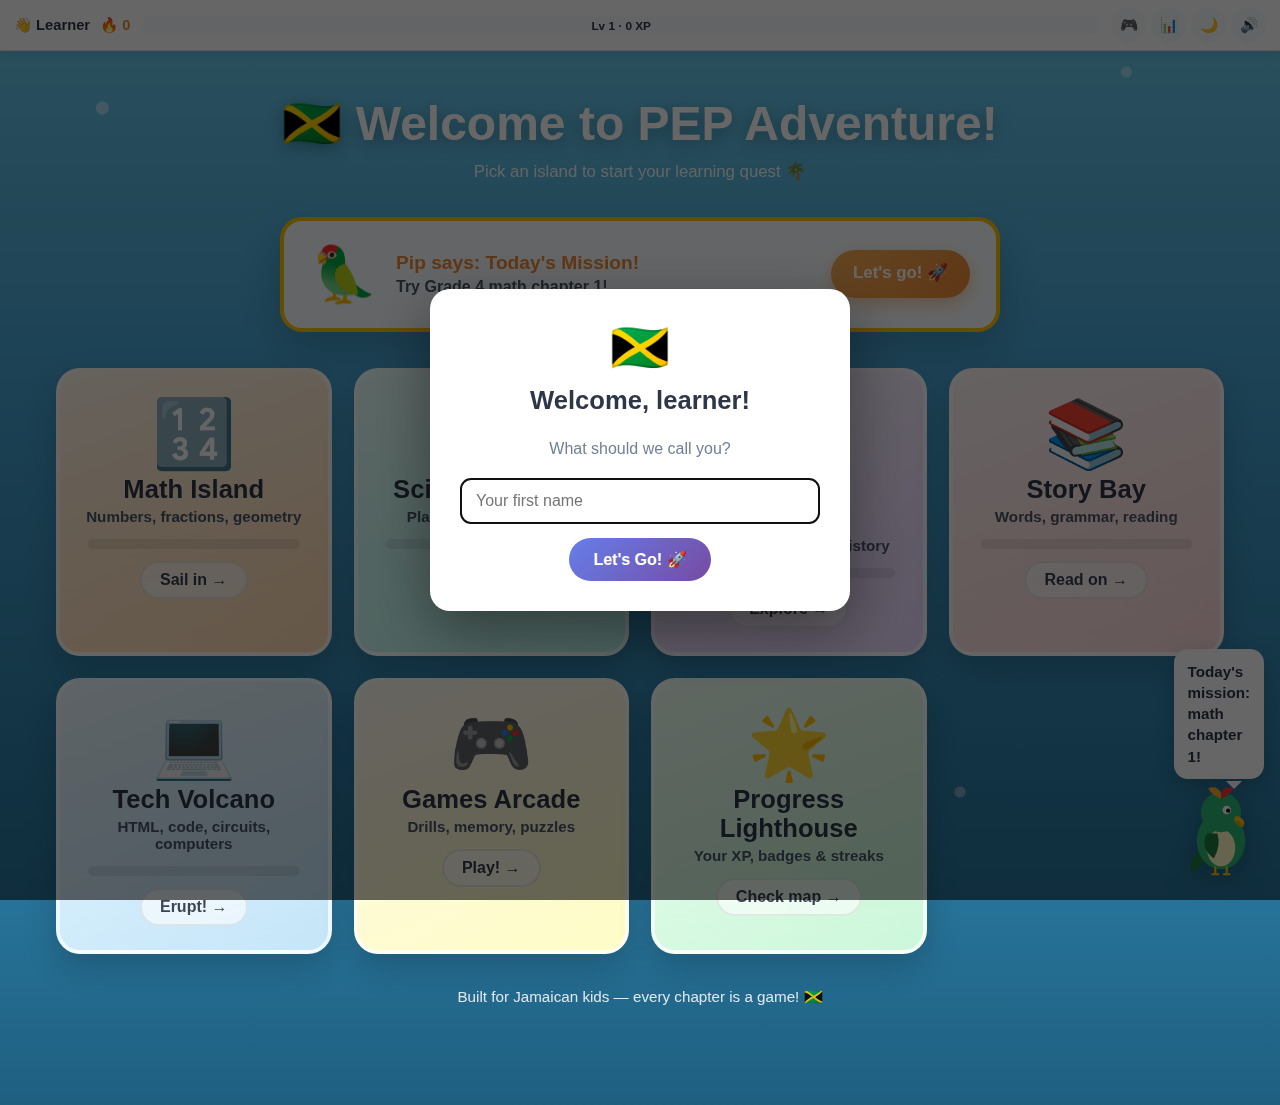
<file: index.html>
<!DOCTYPE html>
<html lang="en">
<head>
    <meta charset="UTF-8">
    <meta name="viewport" content="width=device-width, initial-scale=1.0">
    <title>🇯🇲 PEP Adventure — Pick Your Island!</title>
    <link rel="stylesheet" href="Resource/style.css">
    <script src="Resource/gamification.js" defer></script>
    <script src="Resource/audio.js" defer></script>
    <script src="Resource/mascot.js" defer></script>
    <style>
        body {
            font-family: 'Segoe UI', Tahoma, sans-serif;
            background: linear-gradient(180deg, #6cc8e8 0%, #4ba9d8 30%, #2d7fa8 70%, #1e5f80 100%);
            min-height: 100vh;
            color: #1a2a3a;
            overflow-x: hidden;
        }
        body::before {
            content: '';
            position: fixed;
            inset: 0;
            background:
              radial-gradient(circle at 8% 12%, rgba(255,255,255,0.45) 0 6px, transparent 7px),
              radial-gradient(circle at 88% 8%, rgba(255,255,255,0.4) 0 5px, transparent 6px),
              radial-gradient(circle at 22% 80%, rgba(255,255,255,0.3) 0 4px, transparent 5px),
              radial-gradient(circle at 75% 88%, rgba(255,255,255,0.35) 0 5px, transparent 6px);
            pointer-events: none;
        }
        .pep-hub {
            position: relative;
            max-width: 1200px;
            margin: 0 auto;
            padding: 30px 16px 80px;
        }
        .pep-hub__title {
            text-align: center;
            color: #fff;
            font-size: clamp(1.8em, 5vw, 3em);
            font-weight: 900;
            text-shadow: 0 4px 18px rgba(0,0,0,0.3);
            margin: 14px 0 6px;
        }
        .pep-hub__sub {
            text-align: center;
            color: rgba(255,255,255,0.92);
            font-size: 1.05em;
            margin-bottom: 30px;
        }
        .pep-mission {
            background: rgba(255,255,255,0.97);
            border-radius: 22px;
            padding: 22px 26px;
            box-shadow: 0 16px 40px rgba(0,0,0,0.18);
            margin: 0 auto 36px;
            max-width: 720px;
            display: flex;
            align-items: center;
            gap: 18px;
            flex-wrap: wrap;
            border: 4px solid #f9c100;
        }
        .pep-mission__icon { font-size: 3.4em; }
        .pep-mission__txt { flex: 1; min-width: 220px; }
        .pep-mission__title {
            font-weight: 900; font-size: 1.2em;
            color: #ed8936;
            margin-bottom: 4px;
        }
        .pep-mission__desc { color: #4a5568; font-weight: 600; }
        .pep-mission__btn {
            padding: 12px 22px;
            background: linear-gradient(135deg, #f6ad55, #ed8936);
            color: #fff;
            font-weight: 800;
            border: 0;
            border-radius: 999px;
            font-size: 1.05em;
            cursor: pointer;
            box-shadow: 0 6px 16px rgba(237,137,54,0.4);
            min-height: 48px;
            text-decoration: none;
            display: inline-block;
        }
        .pep-mission__btn:hover { transform: translateY(-2px); }
        .pep-islands {
            display: grid;
            grid-template-columns: repeat(auto-fit, minmax(260px, 1fr));
            gap: 22px;
            margin-bottom: 30px;
        }
        .pep-island {
            position: relative;
            background: linear-gradient(160deg, var(--island-c1, #fef5e7) 0%, var(--island-c2, #fed7aa) 100%);
            border-radius: 24px;
            padding: 28px 22px 24px;
            text-align: center;
            color: #2d3748;
            text-decoration: none;
            box-shadow: 0 12px 32px rgba(0,0,0,0.18);
            border: 4px solid rgba(255,255,255,0.7);
            transition: transform 0.3s ease, box-shadow 0.3s ease;
            overflow: hidden;
        }
        .pep-island::after {
            content: '';
            position: absolute;
            inset: -4px;
            background: linear-gradient(180deg, transparent 60%, rgba(255,255,255,0.12) 100%);
            pointer-events: none;
        }
        .pep-island:hover { transform: translateY(-8px) scale(1.02); box-shadow: 0 22px 50px rgba(0,0,0,0.25); }
        .pep-island__icon { font-size: 4.2em; line-height: 1; margin-bottom: 8px; display: block; animation: pep-bob 3.4s ease-in-out infinite; }
        .pep-island__name {
            font-size: 1.6em; font-weight: 900; color: #2d3748;
            margin-bottom: 4px;
        }
        .pep-island__tag {
            font-size: 0.95em; color: #4a5568; font-weight: 600;
            margin-bottom: 14px;
        }
        .pep-island__progress {
            height: 10px;
            background: rgba(0,0,0,0.08);
            border-radius: 999px;
            overflow: hidden;
            margin: 6px 6px 12px;
        }
        .pep-island__progress-fill {
            height: 100%;
            background: linear-gradient(90deg, #48bb78, #38b2ac);
            transition: width 0.6s;
        }
        .pep-island__cta {
            display: inline-block;
            background: rgba(255,255,255,0.6);
            padding: 8px 18px;
            border-radius: 999px;
            font-weight: 700;
            color: #2d3748;
            border: 2px solid rgba(0,0,0,0.08);
        }

        .island-math    { --island-c1:#fef5e7; --island-c2:#fed7aa; }
        .island-science { --island-c1:#e6fffa; --island-c2:#b2f5ea; }
        .island-social  { --island-c1:#faf5ff; --island-c2:#e9d5ff; }
        .island-language{ --island-c1:#fff5f5; --island-c2:#fed7d7; }
        .island-tech    { --island-c1:#ebf8ff; --island-c2:#bee3f8; }
        .island-games   { --island-c1:#fffaf0; --island-c2:#fefcbf; }
        .island-progress{ --island-c1:#f0fff4; --island-c2:#c6f6d5; }

        .pep-grade-row {
            display: flex; gap: 16px; flex-wrap: wrap;
            justify-content: center;
            margin: 30px 0 0;
        }
        .pep-grade-pill {
            padding: 14px 22px;
            background: rgba(255,255,255,0.92);
            border-radius: 999px;
            font-weight: 800;
            color: #2d3748;
            text-decoration: none;
            box-shadow: 0 4px 14px rgba(0,0,0,0.1);
            display: inline-flex;
            align-items: center;
            gap: 8px;
            min-height: 48px;
        }
        .pep-grade-pill:hover { transform: translateY(-3px); }

        .pep-foot {
            text-align: center;
            color: rgba(255,255,255,0.85);
            margin-top: 30px;
            font-size: 0.95em;
        }
        @keyframes pep-bob {
            0%, 100% { transform: translateY(0); }
            50% { transform: translateY(-10px); }
        }
        @media (prefers-reduced-motion: reduce) {
            .pep-island__icon { animation: none; }
        }
        @media (max-width: 600px) {
            .pep-mission { padding: 16px; }
            .pep-mission__icon { font-size: 2.6em; }
            .pep-island__icon { font-size: 3.4em; }
            .pep-island__name { font-size: 1.3em; }
        }
    </style>
</head>
<body>
    <div class="pep-hub">
        <h1 class="pep-hub__title">🇯🇲 Welcome to PEP Adventure!</h1>
        <p class="pep-hub__sub">Pick an island to start your learning quest 🌴</p>

        <!-- Today's Mission -->
        <div class="pep-mission" id="todaysMission">
            <div class="pep-mission__icon">🦜</div>
            <div class="pep-mission__txt">
                <div class="pep-mission__title">Pip says: Today's Mission!</div>
                <div class="pep-mission__desc" id="missionDesc">Loading your next adventure…</div>
            </div>
            <a href="#" class="pep-mission__btn" id="missionGo">Let's go! 🚀</a>
        </div>

        <!-- Subject Islands -->
        <div class="pep-islands">
            <a href="#" class="pep-island island-math" data-grade-prefix="mat">
                <span class="pep-island__icon">🔢</span>
                <div class="pep-island__name">Math Island</div>
                <div class="pep-island__tag">Numbers, fractions, geometry</div>
                <div class="pep-island__progress"><div class="pep-island__progress-fill" data-bar="mat"></div></div>
                <span class="pep-island__cta">Sail in →</span>
            </a>
            <a href="#" class="pep-island island-science" data-grade-prefix="sci">
                <span class="pep-island__icon">🔬</span>
                <div class="pep-island__name">Science Lagoon</div>
                <div class="pep-island__tag">Plants, weather, energy</div>
                <div class="pep-island__progress"><div class="pep-island__progress-fill" data-bar="sci"></div></div>
                <span class="pep-island__cta">Dive in →</span>
            </a>
            <a href="#" class="pep-island island-social" data-grade-prefix="soc">
                <span class="pep-island__icon">🗺️</span>
                <div class="pep-island__name">Heritage Highlands</div>
                <div class="pep-island__tag">Jamaica, Caribbean, history</div>
                <div class="pep-island__progress"><div class="pep-island__progress-fill" data-bar="soc"></div></div>
                <span class="pep-island__cta">Explore →</span>
            </a>
            <a href="#" class="pep-island island-language" data-grade-prefix="lan">
                <span class="pep-island__icon">📚</span>
                <div class="pep-island__name">Story Bay</div>
                <div class="pep-island__tag">Words, grammar, reading</div>
                <div class="pep-island__progress"><div class="pep-island__progress-fill" data-bar="lan"></div></div>
                <span class="pep-island__cta">Read on →</span>
            </a>
            <a href="technology.html" class="pep-island island-tech">
                <span class="pep-island__icon">💻</span>
                <div class="pep-island__name">Tech Volcano</div>
                <div class="pep-island__tag">HTML, code, circuits, computers</div>
                <div class="pep-island__progress"><div class="pep-island__progress-fill" data-bar="tech"></div></div>
                <span class="pep-island__cta">Erupt! →</span>
            </a>
            <a href="games.html" class="pep-island island-games">
                <span class="pep-island__icon">🎮</span>
                <div class="pep-island__name">Games Arcade</div>
                <div class="pep-island__tag">Drills, memory, puzzles</div>
                <span class="pep-island__cta">Play! →</span>
            </a>
            <a href="progress.html" class="pep-island island-progress">
                <span class="pep-island__icon">🌟</span>
                <div class="pep-island__name">Progress Lighthouse</div>
                <div class="pep-island__tag">Your XP, badges & streaks</div>
                <span class="pep-island__cta">Check map →</span>
            </a>
        </div>

        <!-- Grade Picker (when an island is tapped) -->
        <div id="gradePicker" style="display:none; margin-top: 20px;">
            <h2 style="text-align:center;color:#fff;font-size:1.4em;margin-bottom:14px;">Pick your grade for <span id="gradePickerSubject" style="color:#f9c100"></span></h2>
            <div class="pep-grade-row">
                <a href="grade4.html" class="pep-grade-pill" id="grade4Btn">📚 Grade 4</a>
                <a href="grade5.html" class="pep-grade-pill" id="grade5Btn">🎓 Grade 5</a>
                <a href="grade6.html" class="pep-grade-pill" id="grade6Btn">🏆 Grade 6</a>
                <button class="pep-grade-pill" id="gradeCancel" style="border:0;cursor:pointer;background:rgba(255,255,255,0.6)">✕ Close</button>
            </div>
        </div>

        <p class="pep-foot">Built for Jamaican kids — every chapter is a game! 🇯🇲</p>
    </div>

    <script>
    (function () {
        function loadProgress() {
            try {
                const s = JSON.parse(localStorage.getItem('pep_progress_v1') || '{}');
                return s;
            } catch(_) { return {}; }
        }

        function setBars() {
            const s = loadProgress();
            const completed = s.completed || {};
            const totals = {
                mat: 11 + 13 + 10,   // g4 + g5 + g6 math
                sci: 12 + 8  + 8,
                soc: 10 + 12 + 4,
                lan: 12 + 10 + 8,
                tech: 12
            };
            const counts = { mat:0, sci:0, soc:0, lan:0, tech:0 };
            Object.keys(completed).forEach(k => {
                const subj = k.split('-')[1];
                if (counts[subj] !== undefined) counts[subj]++;
            });
            Object.keys(counts).forEach(k => {
                const bar = document.querySelector(`[data-bar="${k}"]`);
                if (bar) bar.style.width = Math.round((counts[k] / totals[k]) * 100) + '%';
            });
        }

        function setMission() {
            const next = (window.PEP && PEP.suggestNext) ? PEP.suggestNext() : null;
            const desc = document.getElementById('missionDesc');
            const btn = document.getElementById('missionGo');
            if (!next) {
                desc.textContent = '🎉 You\'ve completed every chapter! Try the Games Arcade!';
                btn.href = 'games.html';
                btn.textContent = 'Play! 🎮';
                return;
            }
            const [grade, subj, n] = next.split('-');
            const subjMap = { mat:'math', sci:'science', soc:'social studies', lan:'language arts', tech:'technology' };
            const subjName = subjMap[subj] || subj;
            desc.textContent = `Try ${grade.replace('g','Grade ').replace('tech','Technology')} ${subjName} chapter ${n}!`;
            const file = grade === 'tech' ? 'technology.html' : `${grade.replace('g','grade')}.html`;
            btn.href = file;
            try {
                if (window.PEPMascot && window.PEPMascot.say) PEPMascot.say(`Today's mission: ${subjName} chapter ${n}!`);
            } catch(_){}
        }

        // Subject island tap → reveal grade picker (or jump direct for tech)
        document.querySelectorAll('.pep-island[data-grade-prefix]').forEach(el => {
            el.addEventListener('click', (e) => {
                e.preventDefault();
                const subj = el.dataset.gradePrefix;
                const subjMap = { mat:'Math', sci:'Science', soc:'Social Studies', lan:'Language Arts' };
                document.getElementById('gradePickerSubject').textContent = subjMap[subj] || subj;
                document.getElementById('gradePicker').style.display = 'block';
                document.getElementById('gradePicker').scrollIntoView({ behavior:'smooth', block:'center' });
                try { window.PEPAudio?.sfx('click'); } catch(_){}
            });
        });
        document.getElementById('gradeCancel').addEventListener('click', () => {
            document.getElementById('gradePicker').style.display = 'none';
        });

        document.addEventListener('DOMContentLoaded', () => {
            setBars();
            setTimeout(setMission, 200);
        });
        document.addEventListener('pep:state-changed', setBars);
    })();
    </script>
</body>
</html>
</file>
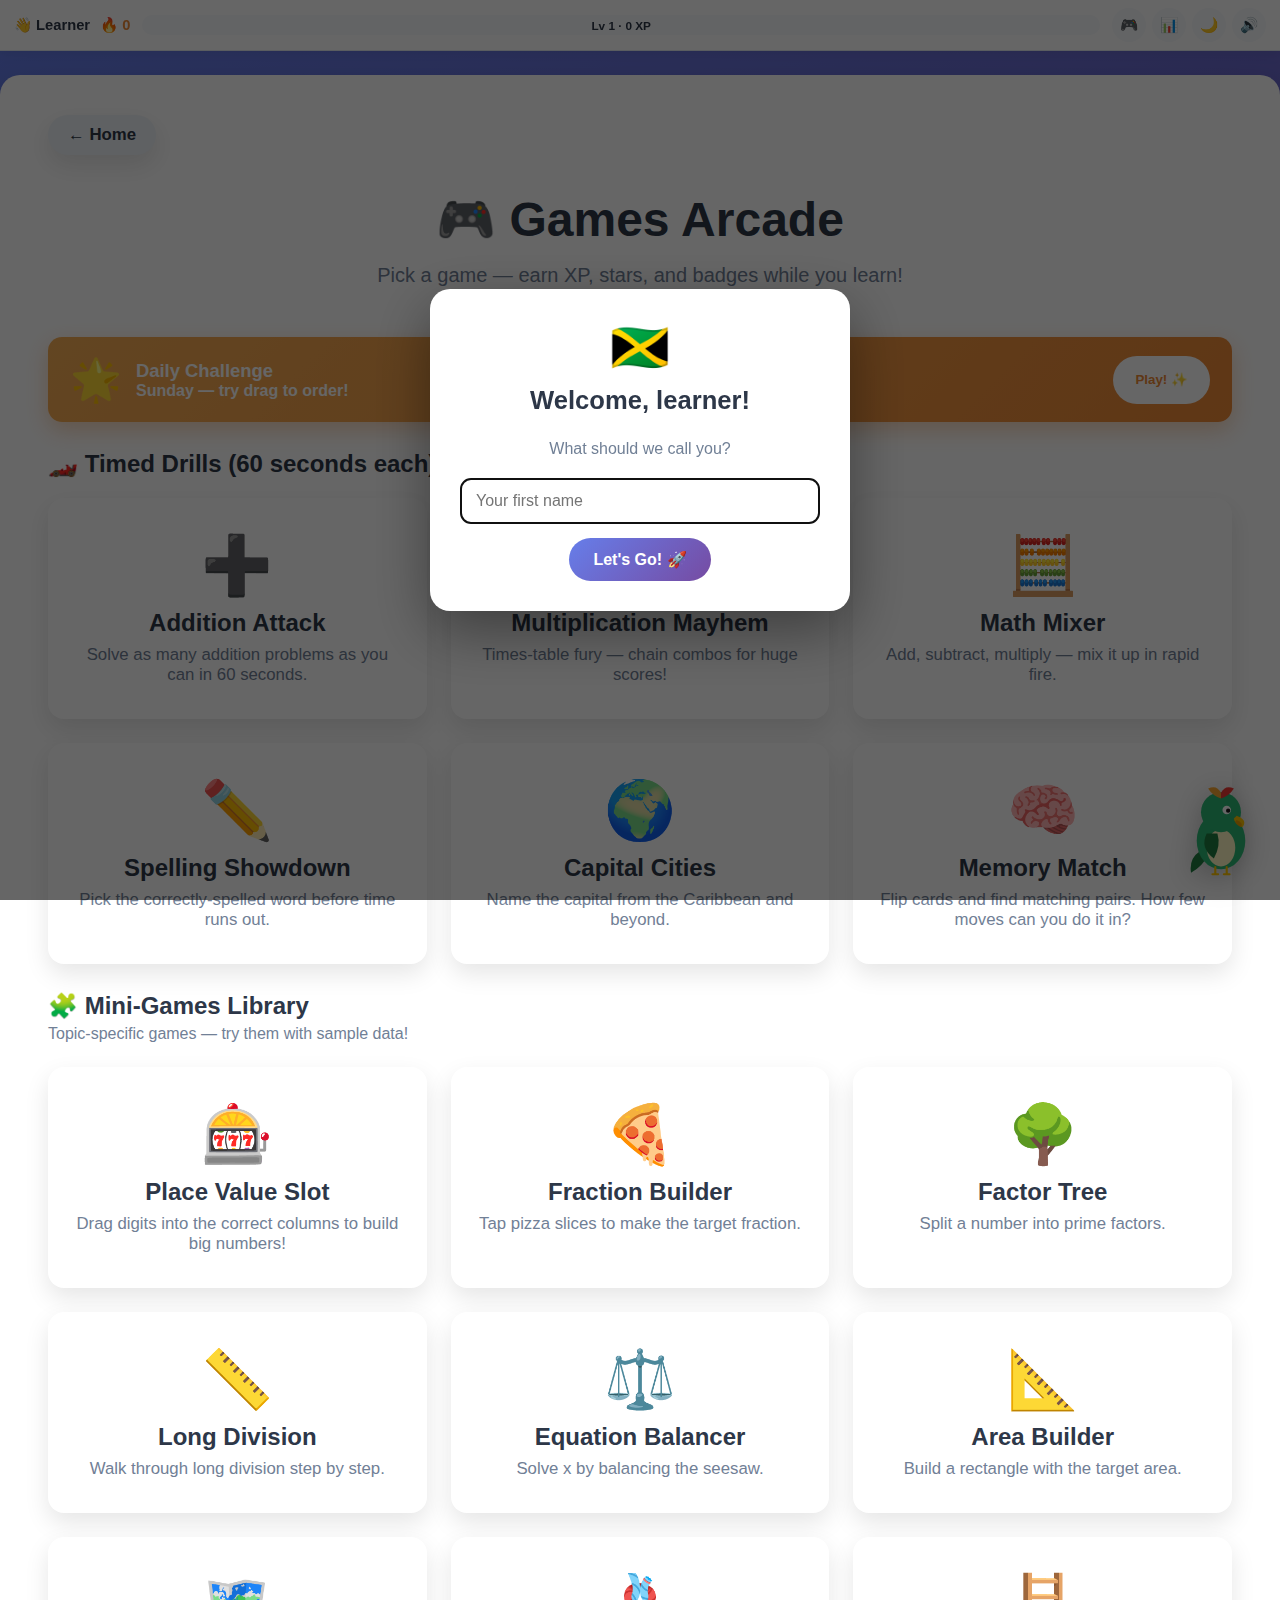
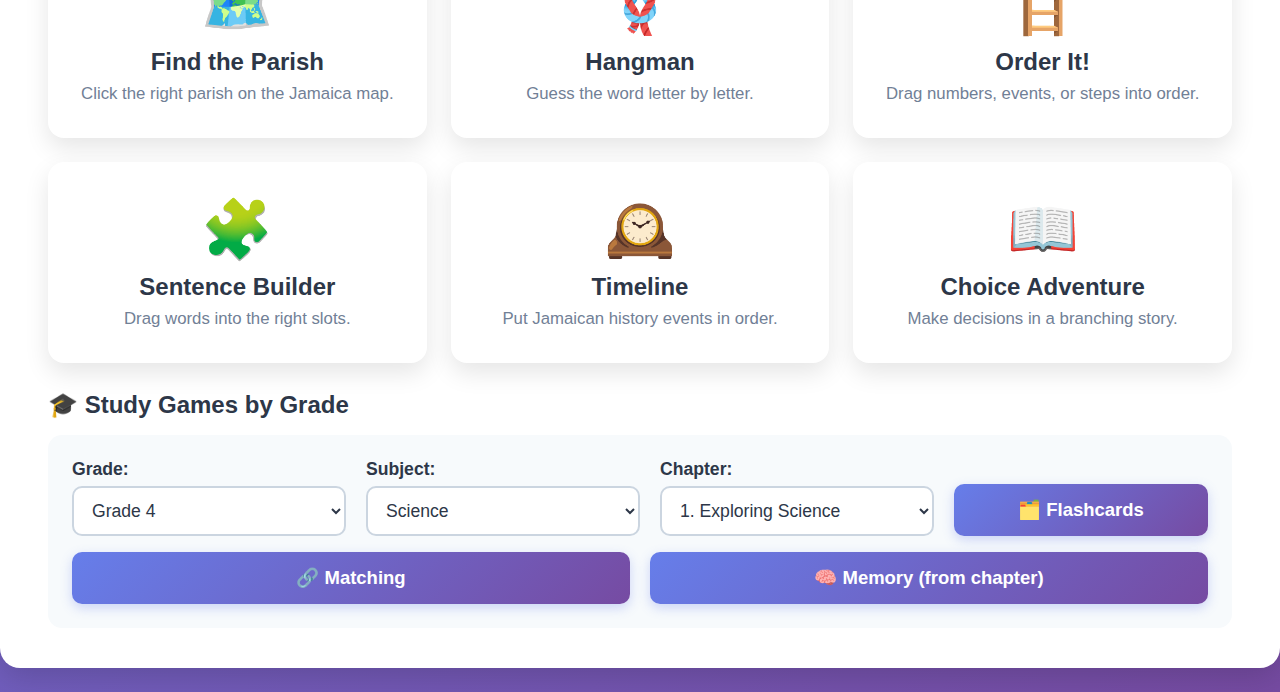
<file: games.html>
<!DOCTYPE html>
<html lang="en">
<head>
    <meta charset="UTF-8">
    <meta name="viewport" content="width=device-width, initial-scale=1.0">
    <title>🎮 Games Arcade - Jamaica PEP Study Guide</title>
    <link rel="stylesheet" href="Resource/style.css">
    <script src="Resource/gamification.js" defer></script>
    <script src="Resource/audio.js" defer></script>
    <script src="Resource/mascot.js" defer></script>
    <script src="Resource/math-notation.js" defer></script>
    <script src="Resource/diagrams.js" defer></script>
    <script src="Resource/diagrams/jamaica-parishes.js" defer></script>
    <script src="Resource/diagrams/water-cycle.js" defer></script>
    <script src="Resource/diagrams/plant-cell.js" defer></script>
    <script src="Resource/diagrams/fraction-pie.js" defer></script>
    <script src="Resource/diagrams/place-value-chart.js" defer></script>
    <script src="Resource/diagrams/number-line.js" defer></script>
    <script src="Resource/stepper.js" defer></script>
    <script src="Resource/drill.js" defer></script>
    <script src="Resource/memory-game.js" defer></script>
    <script src="Resource/flashcards.js" defer></script>
    <script src="Resource/matching.js" defer></script>
    <script src="Resource/games/place-value-slot.js" defer></script>
    <script src="Resource/games/fraction-builder.js" defer></script>
    <script src="Resource/games/factor-tree.js" defer></script>
    <script src="Resource/games/drag-to-order.js" defer></script>
    <script src="Resource/games/click-the-region.js" defer></script>
    <script src="Resource/games/syntax-builder.js" defer></script>
    <script src="Resource/games/choice-adventure.js" defer></script>
    <script src="Resource/games/definition-match-speed.js" defer></script>
    <script src="Resource/games/hangman.js" defer></script>
    <script src="Resource/games/timeline-builder.js" defer></script>
    <script src="Resource/games/area-grid-builder.js" defer></script>
    <script src="Resource/games/equation-balancer.js" defer></script>
    <script src="Resource/games/long-division-walker.js" defer></script>
    <style>
      body { background: linear-gradient(135deg, #667eea 0%, #764ba2 100%); min-height: 100vh; margin: 0; }
      .games-wrap { max-width:1600px; margin:24px auto; padding:40px 48px; background:#fff; border-radius:20px; box-shadow:0 10px 30px rgba(0,0,0,0.15); }
      .games-hero { text-align:center; padding:20px 10px 16px; }
      .games-hero h1 { font-size:3em; margin-bottom:10px; color:var(--pep-text); }
      .games-hero p { color:var(--pep-text-muted); font-size:1.25em; }
      .back-link { display:inline-block; margin:0 0 16px; padding:10px 20px; background:#edf2f7; border-radius:22px; color:var(--pep-text); text-decoration:none; box-shadow:var(--pep-shadow); font-weight:600; font-size:1.05em; }
      .back-link:hover { background:var(--pep-accent); color:#fff; }
      #game-host { margin-top:28px; }
      #game-host:empty { display:none; }
      .choose-label { margin-top:28px; color:var(--pep-text); font-weight:700; font-size:1.5em; }
      .games-wrap .pep-games-grid { grid-template-columns: repeat(auto-fit, minmax(280px, 1fr)); gap:24px; }
      .games-wrap .pep-game-tile { padding:32px 24px; }
      .games-wrap .pep-game-tile__icon { font-size:3.6em; }
      .games-wrap .pep-game-tile__title { font-size:1.5em; }
      .games-wrap .pep-game-tile__desc { font-size:1.05em; }
      .games-wrap .pep-arcade-picker { display:flex; flex-wrap:wrap; gap:16px 20px; align-items:flex-end; padding:24px; background:#f7fafc; border-radius:14px; margin-top:16px; font-size:1.1em; }
      .games-wrap .pep-arcade-picker label { display:flex; flex-direction:column; gap:6px; flex:1 1 220px; min-width:220px; font-weight:700; color:var(--pep-text); }
      .games-wrap .pep-arcade-picker select { width:100%; padding:12px 14px; font-size:1em; border:2px solid #cbd5e0; border-radius:10px; background:#fff; color:var(--pep-text); cursor:pointer; min-height:48px; }
      .games-wrap .pep-arcade-picker select:hover, .games-wrap .pep-arcade-picker select:focus { border-color:var(--pep-accent); outline:none; }
      .games-wrap .pep-arcade-picker .pep-btn-primary { flex:1 1 200px; min-height:52px; padding:12px 20px; font-size:1.05em; font-weight:700; border:none; border-radius:10px; background:linear-gradient(135deg,#667eea,#764ba2); color:#fff; cursor:pointer; box-shadow:0 4px 12px rgba(102,126,234,0.3); }
      .games-wrap .pep-arcade-picker .pep-btn-primary:hover { transform:translateY(-2px); box-shadow:0 6px 16px rgba(102,126,234,0.4); }
    </style>
</head>
<body>
    <div class="games-wrap">
        <a href="index.html" class="back-link">← Home</a>
        <div class="games-hero">
            <h1>🎮 Games Arcade</h1>
            <p>Pick a game — earn XP, stars, and badges while you learn!</p>
        </div>

        <!-- Daily Challenge -->
        <div id="dailyChallenge" style="background:linear-gradient(135deg,#f6ad55,#ed8936); color:#fff; padding:18px 22px; border-radius:14px; margin:14px 0; display:flex; gap:14px; align-items:center; flex-wrap:wrap; box-shadow:0 8px 22px rgba(237,137,54,0.35);">
          <div style="font-size:2.6em;">🌟</div>
          <div style="flex:1;min-width:220px;">
            <div style="font-weight:900; font-size:1.15em">Daily Challenge</div>
            <div id="dailyChallengeDesc" style="font-weight:600">Loading…</div>
          </div>
          <button id="dailyChallengeStart" style="padding:12px 22px;background:#fff;color:#ed8936;border:0;border-radius:999px;font-weight:800;cursor:pointer;min-height:48px;">Play! ✨</button>
        </div>

        <div class="choose-label">🏎️ Timed Drills (60 seconds each)</div>
        <div class="pep-games-grid">
            <div class="pep-game-tile" data-game="math-add">
                <span class="pep-game-tile__icon">➕</span>
                <div class="pep-game-tile__title">Addition Attack</div>
                <div class="pep-game-tile__desc">Solve as many addition problems as you can in 60 seconds.</div>
            </div>
            <div class="pep-game-tile" data-game="math-mul">
                <span class="pep-game-tile__icon">✖️</span>
                <div class="pep-game-tile__title">Multiplication Mayhem</div>
                <div class="pep-game-tile__desc">Times-table fury — chain combos for huge scores!</div>
            </div>
            <div class="pep-game-tile" data-game="math-mixed">
                <span class="pep-game-tile__icon">🧮</span>
                <div class="pep-game-tile__title">Math Mixer</div>
                <div class="pep-game-tile__desc">Add, subtract, multiply — mix it up in rapid fire.</div>
            </div>
            <div class="pep-game-tile" data-game="spelling">
                <span class="pep-game-tile__icon">✏️</span>
                <div class="pep-game-tile__title">Spelling Showdown</div>
                <div class="pep-game-tile__desc">Pick the correctly-spelled word before time runs out.</div>
            </div>
            <div class="pep-game-tile" data-game="capitals">
                <span class="pep-game-tile__icon">🌍</span>
                <div class="pep-game-tile__title">Capital Cities</div>
                <div class="pep-game-tile__desc">Name the capital from the Caribbean and beyond.</div>
            </div>
            <div class="pep-game-tile" data-game="memory">
                <span class="pep-game-tile__icon">🧠</span>
                <div class="pep-game-tile__title">Memory Match</div>
                <div class="pep-game-tile__desc">Flip cards and find matching pairs. How few moves can you do it in?</div>
            </div>
        </div>

        <div class="choose-label">🧩 Mini-Games Library</div>
        <p style="color:var(--pep-text-muted); margin-bottom:14px;">Topic-specific games — try them with sample data!</p>
        <div class="pep-games-grid">
            <div class="pep-game-tile" data-mini="place-value-slot">
                <span class="pep-game-tile__icon">🎰</span>
                <div class="pep-game-tile__title">Place Value Slot</div>
                <div class="pep-game-tile__desc">Drag digits into the correct columns to build big numbers!</div>
            </div>
            <div class="pep-game-tile" data-mini="fraction-builder">
                <span class="pep-game-tile__icon">🍕</span>
                <div class="pep-game-tile__title">Fraction Builder</div>
                <div class="pep-game-tile__desc">Tap pizza slices to make the target fraction.</div>
            </div>
            <div class="pep-game-tile" data-mini="factor-tree">
                <span class="pep-game-tile__icon">🌳</span>
                <div class="pep-game-tile__title">Factor Tree</div>
                <div class="pep-game-tile__desc">Split a number into prime factors.</div>
            </div>
            <div class="pep-game-tile" data-mini="long-division-walker">
                <span class="pep-game-tile__icon">📏</span>
                <div class="pep-game-tile__title">Long Division</div>
                <div class="pep-game-tile__desc">Walk through long division step by step.</div>
            </div>
            <div class="pep-game-tile" data-mini="equation-balancer">
                <span class="pep-game-tile__icon">⚖️</span>
                <div class="pep-game-tile__title">Equation Balancer</div>
                <div class="pep-game-tile__desc">Solve x by balancing the seesaw.</div>
            </div>
            <div class="pep-game-tile" data-mini="area-grid-builder">
                <span class="pep-game-tile__icon">📐</span>
                <div class="pep-game-tile__title">Area Builder</div>
                <div class="pep-game-tile__desc">Build a rectangle with the target area.</div>
            </div>
            <div class="pep-game-tile" data-mini="click-the-region">
                <span class="pep-game-tile__icon">🗺️</span>
                <div class="pep-game-tile__title">Find the Parish</div>
                <div class="pep-game-tile__desc">Click the right parish on the Jamaica map.</div>
            </div>
            <div class="pep-game-tile" data-mini="hangman">
                <span class="pep-game-tile__icon">🪢</span>
                <div class="pep-game-tile__title">Hangman</div>
                <div class="pep-game-tile__desc">Guess the word letter by letter.</div>
            </div>
            <div class="pep-game-tile" data-mini="drag-to-order">
                <span class="pep-game-tile__icon">🪜</span>
                <div class="pep-game-tile__title">Order It!</div>
                <div class="pep-game-tile__desc">Drag numbers, events, or steps into order.</div>
            </div>
            <div class="pep-game-tile" data-mini="syntax-builder">
                <span class="pep-game-tile__icon">🧩</span>
                <div class="pep-game-tile__title">Sentence Builder</div>
                <div class="pep-game-tile__desc">Drag words into the right slots.</div>
            </div>
            <div class="pep-game-tile" data-mini="timeline-builder">
                <span class="pep-game-tile__icon">🕰️</span>
                <div class="pep-game-tile__title">Timeline</div>
                <div class="pep-game-tile__desc">Put Jamaican history events in order.</div>
            </div>
            <div class="pep-game-tile" data-mini="choice-adventure">
                <span class="pep-game-tile__icon">📖</span>
                <div class="pep-game-tile__title">Choice Adventure</div>
                <div class="pep-game-tile__desc">Make decisions in a branching story.</div>
            </div>
        </div>

        <div class="choose-label">🎓 Study Games by Grade</div>
        <div class="pep-arcade-picker">
            <label>Grade:
                <select id="arcade-grade">
                    <option value="grade4">Grade 4</option>
                    <option value="grade5">Grade 5</option>
                    <option value="grade6">Grade 6</option>
                    <option value="technology">Technology</option>
                </select>
            </label>
            <label>Subject:
                <select id="arcade-subject">
                    <option value="sci">Science</option>
                    <option value="soc">Social Studies</option>
                    <option value="mat">Math</option>
                    <option value="lan">Language Arts</option>
                    <option value="tech">Technology</option>
                </select>
            </label>
            <label>Chapter: <select id="arcade-chapter"></select></label>
            <button type="button" class="pep-btn-primary" id="arcade-flash">🗂️ Flashcards</button>
            <button type="button" class="pep-btn-primary" id="arcade-match">🔗 Matching</button>
            <button type="button" class="pep-btn-primary" id="arcade-memory-ch">🧠 Memory (from chapter)</button>
        </div>

        <div id="game-host"></div>
    </div>

    <script>
      (function () {
        const host = document.getElementById('game-host');
        const bankCache = {};

        async function getBank(gradeFile) {
          if (bankCache[gradeFile]) return bankCache[gradeFile];
          try {
            const res = await fetch(`Resource/questions/${gradeFile}.json`, { cache: 'no-cache' });
            bankCache[gradeFile] = res.ok ? await res.json() : {};
          } catch { bankCache[gradeFile] = {}; }
          return bankCache[gradeFile];
        }

        // Timed drills + memory game tiles
        document.querySelectorAll('.pep-game-tile[data-game]').forEach(tile => {
          tile.addEventListener('click', () => {
            const g = tile.dataset.game;
            host.innerHTML = '';
            host.scrollIntoView({ behavior: 'smooth', block: 'start' });
            if (g === 'memory') {
              if (window.PEPMemory) PEPMemory.render(host, { pairs: 8 });
            } else {
              if (window.PEPDrill) PEPDrill.render(host, g);
            }
          });
        });

        // Mini-game tiles — use the registry
        const MINI_DATA = {
          'place-value-slot':       { digits: '7459203' },
          'fraction-builder':       { target: '3/4', maxDen: 8 },
          'factor-tree':            { number: 36 },
          'long-division-walker':   { dividend: 84, divisor: 7 },
          'equation-balancer':      { left: 'x + 5', right: 12 },
          'area-grid-builder':      { target: 'area', goal: 12 },
          'click-the-region':       { diagram: 'jamaica-parishes', target: 'Saint Catherine' },
          'hangman':                { word: 'Caribbean', hint: 'A sea around Jamaica' },
          'drag-to-order':          { items:[
                                       { label: '419,002', value: 419002 },
                                       { label: '418,999', value: 418999 },
                                       { label: '409,999', value: 409999 },
                                       { label: '409,812', value: 409812 }
                                     ], direction: 'asc' },
          'syntax-builder':         { template: '[NOUN] [VERB] [NOUN]', words: { NOUN:['cat','dog','child'], VERB:['sees','feeds','catches'] } },
          'timeline-builder':       { events:[
                                       { date: '1494', label: 'Columbus arrives in Jamaica' },
                                       { date: '1655', label: 'British capture Jamaica' },
                                       { date: '1834', label: 'Slavery abolished' },
                                       { date: '1838', label: 'Full emancipation' },
                                       { date: '1962', label: 'Jamaica independence' }
                                     ] },
          'choice-adventure':       { scenes: {
              start: { text: 'You see a friend stuck in a tree. What do you do?', choices: [
                { label: 'Run for help', goto: 'help', xp: 5, good: true, feedback: 'A wise choice!' },
                { label: 'Throw rocks at the tree', goto: 'oops', xp: 0, feedback: 'That could hurt them more!' }
              ]},
              help: { text: 'You found an adult who helped quickly. Friend is safe!', choices: [{ label:'Yes!', goto:'end:good', xp:10 }]},
              oops: { text: 'A grown-up explains a kinder way. You learn for next time.', choices: [{ label:'Got it', goto:'end:learn', xp:5 }]}
          }}
        };

        function ctxFor(name) {
          return {
            chapterId: 'arcade-mini-' + name,
            awardXP(n, opts) { try { window.PEP?.awardXP(n, { silent:true, ...(opts||{}) }); } catch(_){} },
            complete()       { try { window.PEPMascot?.cheer('Nice!'); } catch(_){} },
            fail()           { try { window.PEPMascot?.encourage(); } catch(_){} },
            speak: (t) => window.PEPAudio?.speak(t),
            sound: (k) => window.PEPAudio?.sfx(k)
          };
        }

        document.querySelectorAll('.pep-game-tile[data-mini]').forEach(tile => {
          tile.addEventListener('click', () => {
            const name = tile.dataset.mini;
            const mod = window.PEP?.getGame?.(name);
            if (!mod) return;
            host.innerHTML = '';
            host.scrollIntoView({ behavior: 'smooth', block: 'start' });
            mod.mount(host, MINI_DATA[name] || {}, ctxFor(name));
          });
        });

        // Daily challenge — pick a game based on the day so it changes daily
        const DAILY_OPTIONS = ['place-value-slot','fraction-builder','factor-tree','long-division-walker','equation-balancer','hangman','drag-to-order','definition-match-speed'];
        const day = new Date();
        const dayKey = day.getFullYear()+'-'+(day.getMonth()+1)+'-'+day.getDate();
        const idx = Math.abs(dayKey.split('').reduce((h,c)=>h*31+c.charCodeAt(0),7)) % DAILY_OPTIONS.length;
        const todayGame = DAILY_OPTIONS[idx];
        document.getElementById('dailyChallengeDesc').textContent = `${day.toLocaleDateString('en-US',{weekday:'long'})} — try ${todayGame.replace(/-/g,' ')}!`;
        document.getElementById('dailyChallengeStart').addEventListener('click', () => {
          const data = MINI_DATA[todayGame] || (todayGame === 'definition-match-speed'
            ? { pairs: [['Mongoose','A small Caribbean mammal'],['Hummingbird','Jamaica’s national bird'],['Kingston','Jamaica’s capital'],['Blue Mountain','Famous coffee region'],['Patois','Jamaican Creole language'],['Marcus Garvey','National hero']], seconds: 60 }
            : {});
          const mod = window.PEP?.getGame?.(todayGame);
          if (!mod) return;
          host.innerHTML = '';
          host.scrollIntoView({ behavior:'smooth', block:'start' });
          mod.mount(host, data, ctxFor(todayGame));
        });

        // Chapter picker
        const gradeSel = document.getElementById('arcade-grade');
        const subjSel = document.getElementById('arcade-subject');
        const chSel = document.getElementById('arcade-chapter');

        function subjPrefix() {
          // grade value -> chapter id prefix; tech only has 'tech'
          const grade = gradeSel.value;
          const subj = subjSel.value;
          if (grade === 'technology') return 'tech-tech';
          return `g${grade.slice(-1)}-${subj}`;
        }

        async function refreshChapters() {
          const bank = await getBank(gradeSel.value);
          const prefix = subjPrefix();
          const ids = Object.keys(bank).filter(id => id.startsWith(prefix));
          ids.sort((a, b) => parseInt(a.split('-').pop()) - parseInt(b.split('-').pop()));
          chSel.innerHTML = ids.map(id => `<option value="${id}">${id.split('-').pop()}. ${bank[id].title || id}</option>`).join('')
              || '<option value="">(no chapters)</option>';
        }

        gradeSel.addEventListener('change', () => {
          if (gradeSel.value === 'technology') {
            subjSel.value = 'tech';
            subjSel.disabled = true;
          } else {
            subjSel.disabled = false;
            if (subjSel.value === 'tech') subjSel.value = 'sci';
          }
          refreshChapters();
        });
        subjSel.addEventListener('change', refreshChapters);

        async function runFlashcards() {
          const bank = await getBank(gradeSel.value);
          const id = chSel.value;
          if (!id || !bank[id]) return;
          host.innerHTML = '';
          host.scrollIntoView({ behavior: 'smooth', block: 'start' });
          if (window.PEPFlashcards) PEPFlashcards.render(host, id, bank[id]);
        }
        async function runMatching() {
          const bank = await getBank(gradeSel.value);
          const id = chSel.value;
          if (!id || !bank[id]) return;
          host.innerHTML = '';
          host.scrollIntoView({ behavior: 'smooth', block: 'start' });
          if (window.PEPMatching) PEPMatching.render(host, id, bank[id]);
        }
        async function runMemory() {
          const bank = await getBank(gradeSel.value);
          const id = chSel.value;
          if (!id || !bank[id]) return;
          host.innerHTML = '';
          host.scrollIntoView({ behavior: 'smooth', block: 'start' });
          if (window.PEPMemory) PEPMemory.render(host, { pairs: 6, chapterData: bank[id] });
        }

        document.getElementById('arcade-flash').addEventListener('click', runFlashcards);
        document.getElementById('arcade-match').addEventListener('click', runMatching);
        document.getElementById('arcade-memory-ch').addEventListener('click', runMemory);

        refreshChapters();
      })();
    </script>
</body>
</html>
</file>
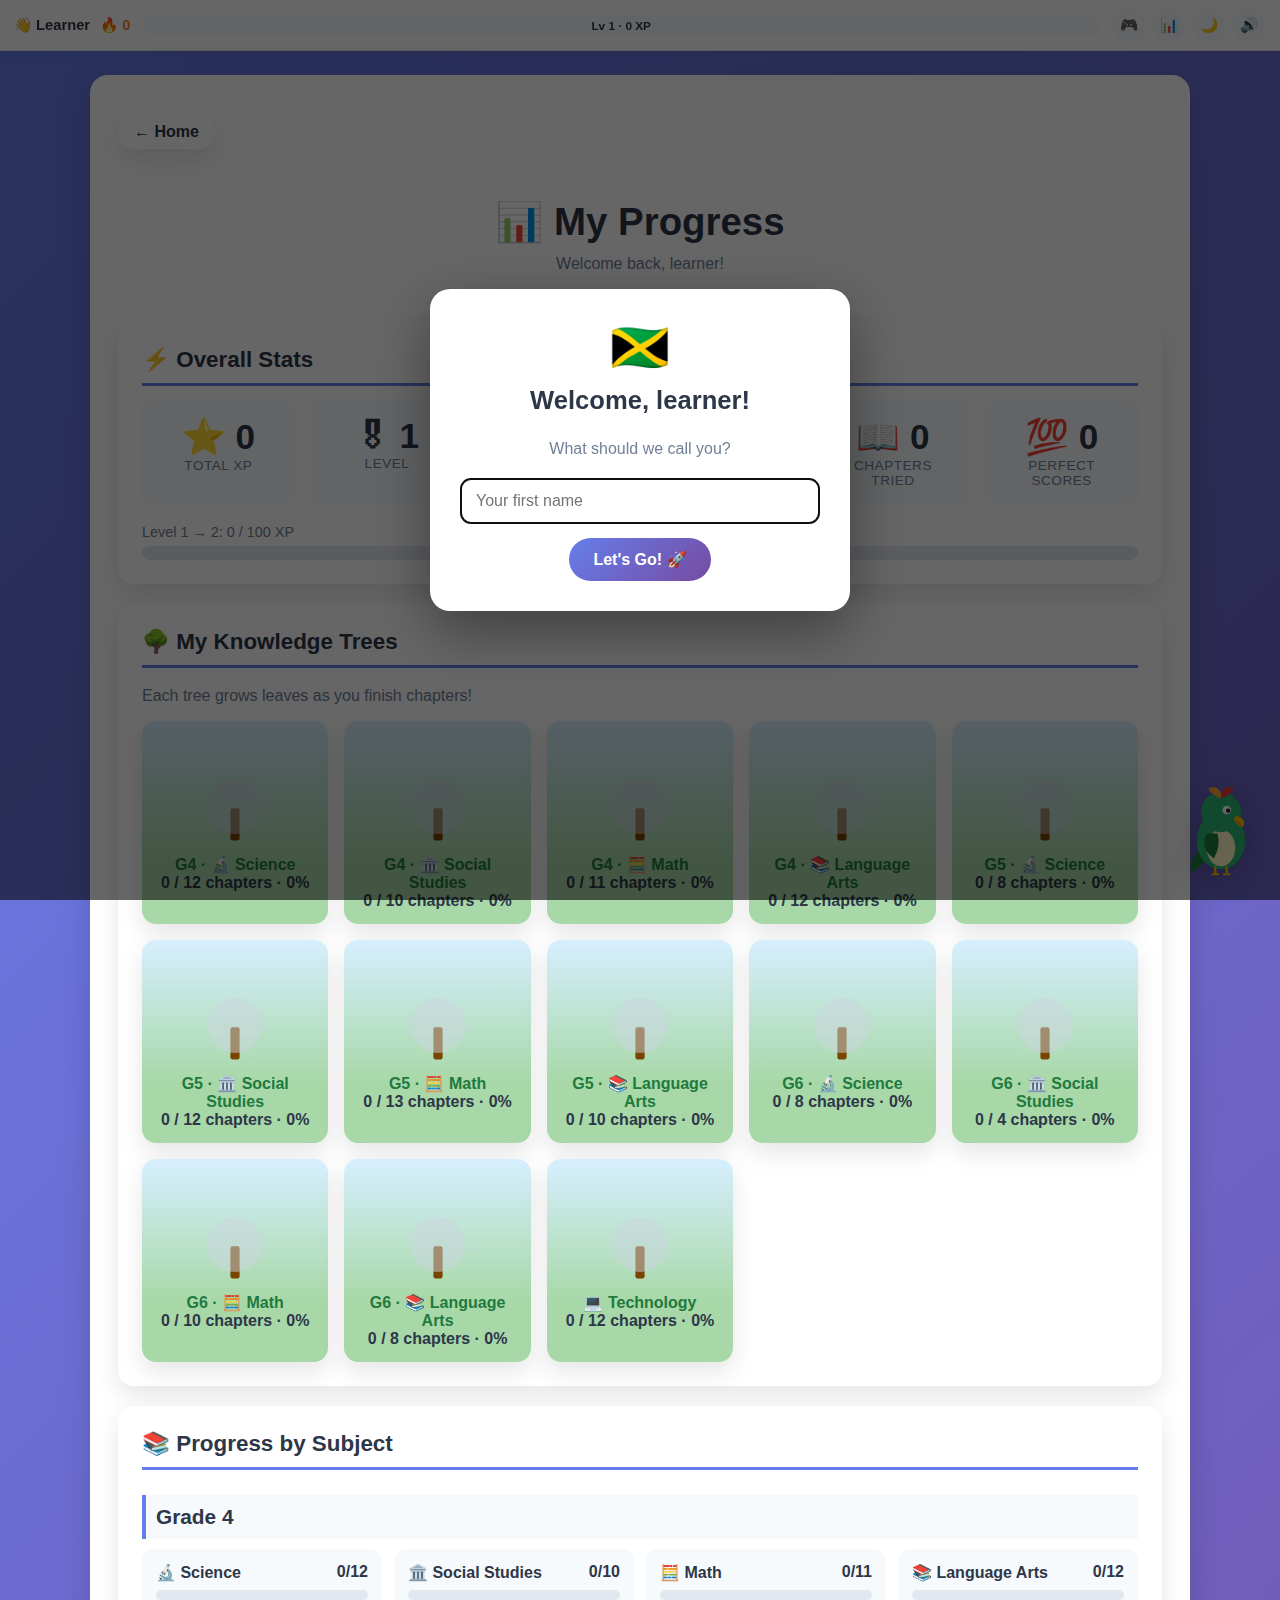
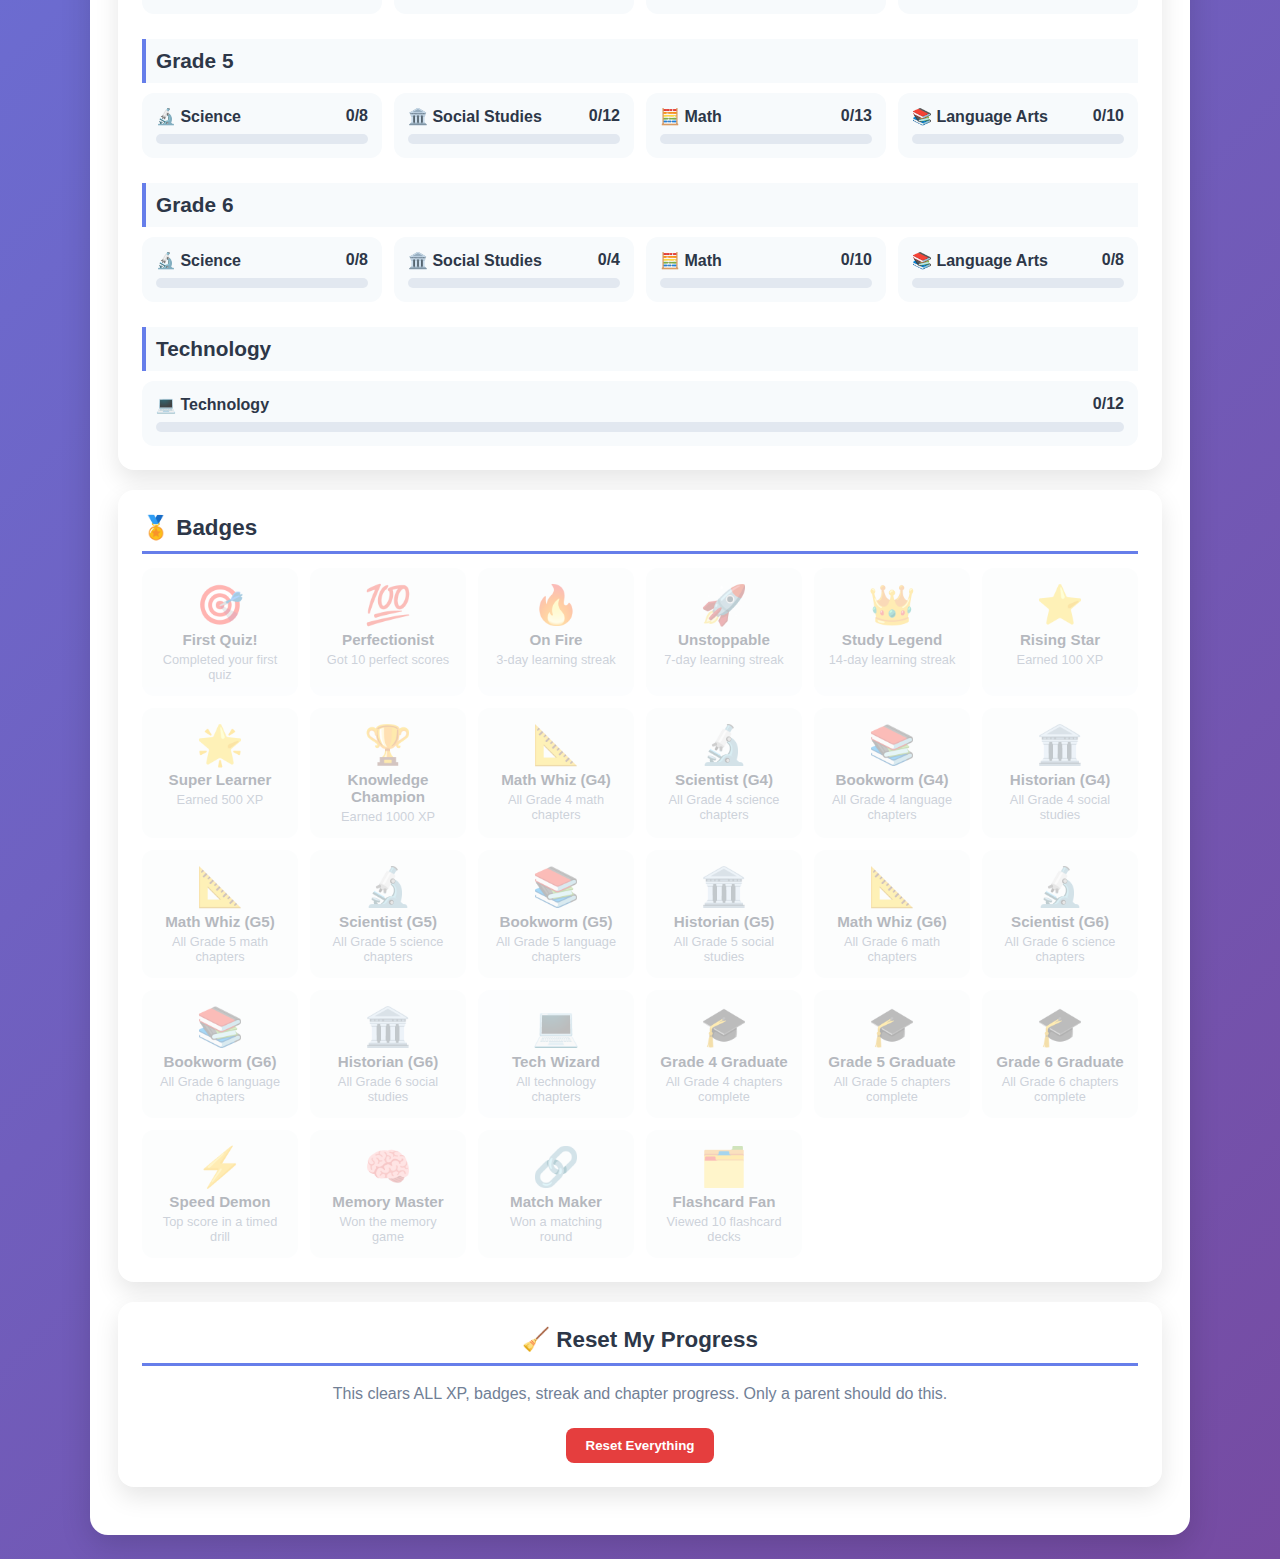
<file: progress.html>
<!DOCTYPE html>
<html lang="en">
<head>
    <meta charset="UTF-8">
    <meta name="viewport" content="width=device-width, initial-scale=1.0">
    <title>📊 My Progress - Jamaica PEP Study Guide</title>
    <link rel="stylesheet" href="Resource/style.css">
    <script src="Resource/gamification.js" defer></script>
    <script src="Resource/audio.js" defer></script>
    <script src="Resource/mascot.js" defer></script>
    <style>
      body { background: linear-gradient(135deg, #667eea 0%, #764ba2 100%); min-height: 100vh; margin: 0; }
      .dash-wrap { max-width:1100px; margin:24px auto; padding:28px; background:#fff; border-radius:18px; box-shadow:0 10px 30px rgba(0,0,0,0.15); }
      .dash-hero { text-align:center; padding:30px 20px 10px; }
      .dash-hero h1 { font-size:2.4em; color:var(--pep-text); margin-bottom:6px; }
      .dash-hero p { color:var(--pep-text-muted); }
      .back-link { display:inline-block; margin:12px 0 20px; padding:8px 16px; background:var(--pep-surface); border-radius:20px; color:var(--pep-text); text-decoration:none; font-weight:600; box-shadow:var(--pep-shadow); }
      .back-link:hover { background:var(--pep-accent); color:#fff; }
      .dash-section { background:var(--pep-surface); border-radius:16px; padding:24px; margin:20px 0; box-shadow:var(--pep-shadow); }
      .dash-section h2 { margin-bottom:14px; color:var(--pep-text); font-size:1.4em; }
      .dash-row { display:grid; grid-template-columns:repeat(auto-fit, minmax(150px, 1fr)); gap:16px; }
      .dash-stat { text-align:center; padding:16px; border-radius:12px; background:var(--pep-surface-muted, #f7fafc); }
      .dash-stat__num { font-size:2.2em; font-weight:800; color:var(--pep-accent); }
      .dash-stat__lbl { color:var(--pep-text-muted); text-transform:uppercase; font-size:0.85em; letter-spacing:0.5px; }
      .grade-block { margin-top:18px; }
      .grade-block h3 { margin-bottom:10px; color:var(--pep-text); }
      .subj-row { display:grid; grid-template-columns:repeat(auto-fit, minmax(200px,1fr)); gap:12px; }
      .subj-card { background:var(--pep-surface-muted, #f7fafc); border-radius:12px; padding:14px; }
      .subj-card__label { font-weight:700; color:var(--pep-text); display:flex; justify-content:space-between; margin-bottom:8px; }
      .subj-card__bar { height:10px; background:#e2e8f0; border-radius:999px; overflow:hidden; }
      .subj-card__fill { height:100%; background:linear-gradient(135deg,#667eea 0%,#764ba2 100%); transition:width 0.6s; }
      .badge-grid { display:grid; grid-template-columns:repeat(auto-fill, minmax(140px,1fr)); gap:12px; margin-top:14px; }
      .badge-card { background:var(--pep-surface-muted, #f7fafc); border-radius:12px; padding:14px; text-align:center; opacity:0.35; transition:all 0.3s; }
      .badge-card.is-earned { opacity:1; background:linear-gradient(135deg,#fef5e7 0%,#fed7aa 100%); }
      .badge-card__icon { font-size:2.4em; }
      .badge-card__label { font-weight:700; color:var(--pep-text); margin-top:4px; font-size:0.95em; }
      .badge-card__desc { color:var(--pep-text-muted); font-size:0.8em; margin-top:4px; }
      .reset-btn { background:#e53e3e; color:#fff; padding:10px 20px; border:none; border-radius:8px; cursor:pointer; font-weight:700; margin-top:10px; }
      .reset-btn:hover { background:#c53030; }
      /* Growing trees */
      .tree-grid { display: grid; grid-template-columns: repeat(auto-fit, minmax(180px, 1fr)); gap: 16px; margin-top: 12px; }
      .tree-card { background: linear-gradient(180deg, #d6efff 0%, #a8d8a8 70%); border-radius: 14px; padding: 14px; text-align: center; box-shadow: var(--pep-shadow); }
      .tree-card__svg { width: 110px; height: 110px; }
      .tree-card__title { font-weight: 800; color: #1f7a3f; margin-top: 6px; }
      .tree-card__pct { font-weight: 700; color: #2d3748; }
    </style>
</head>
<body>
    <div class="dash-wrap">
        <a href="index.html" class="back-link">← Home</a>
        <div class="dash-hero">
            <h1>📊 My Progress</h1>
            <p id="greeting">Welcome back, learner!</p>
        </div>

        <div class="dash-section">
            <h2>⚡ Overall Stats</h2>
            <div class="dash-row" id="stats-row"></div>
            <div style="margin-top:20px;">
                <div id="xp-bar-host"></div>
            </div>
        </div>

        <div class="dash-section">
            <h2>🌳 My Knowledge Trees</h2>
            <p style="color:var(--pep-text-muted); margin-bottom:8px;">Each tree grows leaves as you finish chapters!</p>
            <div class="tree-grid" id="trees"></div>
        </div>

        <div class="dash-section">
            <h2>📚 Progress by Subject</h2>
            <div id="subject-progress"></div>
        </div>

        <div class="dash-section">
            <h2>🏅 Badges</h2>
            <div class="badge-grid" id="badge-grid"></div>
        </div>

        <div class="dash-section" style="text-align:center;">
            <h2>🧹 Reset My Progress</h2>
            <p style="color:var(--pep-text-muted); margin-bottom:10px;">This clears ALL XP, badges, streak and chapter progress. Only a parent should do this.</p>
            <button class="reset-btn" id="reset-btn">Reset Everything</button>
        </div>
    </div>

    <script>
      document.addEventListener('DOMContentLoaded', function () {
        if (!window.PEP) {
          document.querySelector('.dash-wrap').insertAdjacentHTML('afterbegin',
            '<div style="padding:20px;background:#fff3cd;border-radius:8px;margin:10px 0;">Gamification not loaded. Please refresh.</div>');
          return;
        }

        function render() {
          const s = PEP.getState();
          const statsRow = document.getElementById('stats-row');
          const greeting = document.getElementById('greeting');
          greeting.textContent = s.name ? `Welcome back, ${s.name}! 🇯🇲` : 'Welcome back, learner!';

          const info = PEP.xpForNextLevel(s.xp);
          const pctToNext = info.span > 0 ? Math.round((info.progress / info.span) * 100) : 100;

          statsRow.innerHTML = `
            <div class="dash-stat"><div class="dash-stat__num">⭐ ${s.xp}</div><div class="dash-stat__lbl">Total XP</div></div>
            <div class="dash-stat"><div class="dash-stat__num">🎖 ${s.level}</div><div class="dash-stat__lbl">Level</div></div>
            <div class="dash-stat"><div class="dash-stat__num">🔥 ${s.streak.count || 0}</div><div class="dash-stat__lbl">Day Streak</div></div>
            <div class="dash-stat"><div class="dash-stat__num">🏅 ${s.badges.length}</div><div class="dash-stat__lbl">Badges</div></div>
            <div class="dash-stat"><div class="dash-stat__num">📖 ${Object.keys(s.completed).length}</div><div class="dash-stat__lbl">Chapters Tried</div></div>
            <div class="dash-stat"><div class="dash-stat__num">💯 ${s.perfectScores || 0}</div><div class="dash-stat__lbl">Perfect Scores</div></div>
          `;

          document.getElementById('xp-bar-host').innerHTML = `
            <div style="color:var(--pep-text-muted); font-size:0.9em; margin-bottom:6px;">
              Level ${info.level} → ${info.level + 1}: ${info.progress} / ${info.span} XP
            </div>
            <div style="height:14px; background:#e2e8f0; border-radius:999px; overflow:hidden;">
              <div style="width:${pctToNext}%; height:100%; background:linear-gradient(135deg,#667eea 0%,#764ba2 100%);"></div>
            </div>`;

          // Trees — one per (grade × subject) so completing all topics in one grade-subject = 100%
          const trees = document.getElementById('trees');
          const subjLabelsTree = { sci:'🔬 Science', soc:'🏛️ Social Studies', mat:'🧮 Math', lan:'📚 Language Arts', tech:'💻 Technology' };
          const gradeShort = { g4:'G4', g5:'G5', g6:'G6', tech:'Tech' };
          let treesHtml = '';
          Object.keys(PEP.CHAPTER_COUNTS).forEach(grade => {
            Object.keys(PEP.CHAPTER_COUNTS[grade]).forEach(sub => {
              const prog = PEP.getSubjectProgress(grade, sub);
              const leaves = Math.min(8, Math.round(prog.pct/12.5));
              const titleLabel = grade === 'tech' ? subjLabelsTree[sub] : `${gradeShort[grade]} · ${subjLabelsTree[sub]}`;
              treesHtml += `<div class="tree-card">
                <svg class="tree-card__svg" viewBox="0 0 120 120" xmlns="http://www.w3.org/2000/svg">
                  <rect x="55" y="80" width="10" height="35" fill="#7a4400" rx="2"/>
                  <circle cx="60" cy="78" r="${30 + leaves*2}" fill="${leaves > 0 ? '#48bb78' : '#cbd5e0'}" opacity="${0.5 + leaves*0.06}"/>
                  ${[...Array(leaves)].map((_,i)=>{
                    const a = (i/8)*Math.PI*2;
                    const x = 60 + Math.cos(a)*22;
                    const y = 78 + Math.sin(a)*22;
                    return `<circle cx="${x.toFixed(1)}" cy="${y.toFixed(1)}" r="6" fill="#1f7a3f"/>`;
                  }).join('')}
                  ${prog.pct === 100 ? '<text x="60" y="40" text-anchor="middle" font-size="20">🌟</text>' : ''}
                </svg>
                <div class="tree-card__title">${titleLabel}</div>
                <div class="tree-card__pct">${prog.done} / ${prog.total} chapters · ${prog.pct}%</div>
              </div>`;
            });
          });
          trees.innerHTML = treesHtml;

          // Subject progress
          const subjHost = document.getElementById('subject-progress');
          const gradeLabels = { g4: 'Grade 4', g5: 'Grade 5', g6: 'Grade 6', tech: 'Technology' };
          const subjLabels = { sci: '🔬 Science', soc: '🏛️ Social Studies', mat: '🧮 Math', lan: '📚 Language Arts', tech: '💻 Technology' };
          let html = '';
          Object.keys(PEP.CHAPTER_COUNTS).forEach(grade => {
            const subjects = PEP.CHAPTER_COUNTS[grade];
            html += `<div class="grade-block"><h3>${gradeLabels[grade] || grade}</h3><div class="subj-row">`;
            Object.keys(subjects).forEach(subj => {
              const prog = PEP.getSubjectProgress(grade, subj);
              html += `
                <div class="subj-card">
                  <div class="subj-card__label"><span>${subjLabels[subj] || subj}</span><span>${prog.done}/${prog.total}</span></div>
                  <div class="subj-card__bar"><div class="subj-card__fill" style="width:${prog.pct}%"></div></div>
                </div>`;
            });
            html += `</div></div>`;
          });
          subjHost.innerHTML = html;

          // Badges
          const badgeHost = document.getElementById('badge-grid');
          const earnedSet = new Set(s.badges);
          badgeHost.innerHTML = Object.keys(PEP.BADGES).map(id => {
            const b = PEP.BADGES[id];
            const earned = earnedSet.has(id);
            return `<div class="badge-card ${earned ? 'is-earned' : ''}">
              <div class="badge-card__icon">${b.icon}</div>
              <div class="badge-card__label">${b.label}</div>
              <div class="badge-card__desc">${b.desc}</div>
            </div>`;
          }).join('');
        }

        render();
        document.addEventListener('pep:state-changed', render);

        document.getElementById('reset-btn').addEventListener('click', function () {
          if (confirm('This will clear ALL XP, badges, streak and chapter progress. Continue?')) {
            PEP.resetAll();
            render();
          }
        });
      });
    </script>
</body>
</html>
</file>
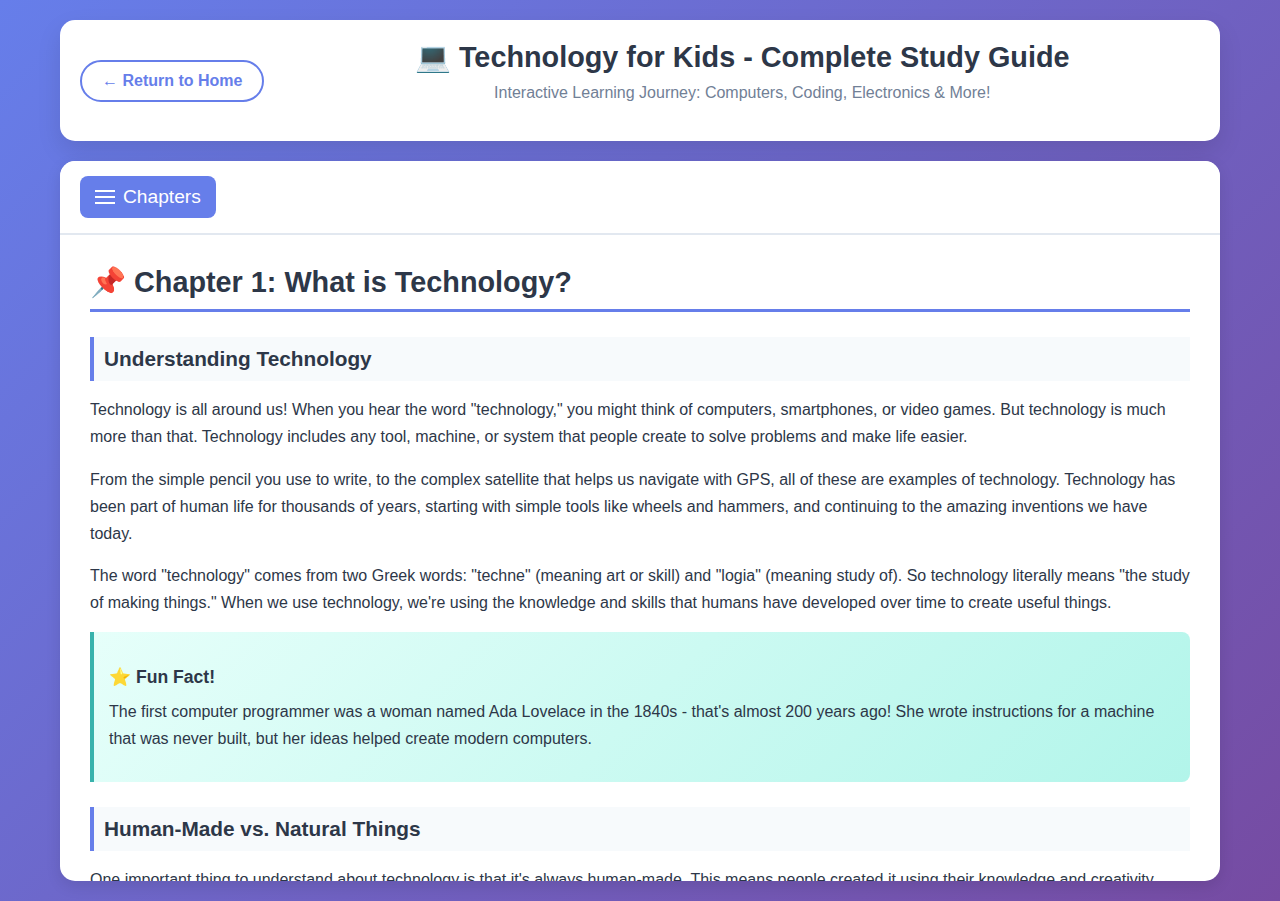
<file: technology.html>
<!DOCTYPE html>
<html lang="en">
<head>
    <meta charset="UTF-8">
    <meta name="viewport" content="width=device-width, initial-scale=1.0">
    <title>Technology for Kids - Complete Interactive Study Guide</title>
    <link rel="stylesheet" href="Resource/style.css">
    <script src="Resource/script.js" defer></script>
</head>
<body>
    <!-- Menu Overlay for mobile navigation -->
    <div id="menu-overlay" class="menu-overlay"></div>

    <div class="container">
        <!-- Header Section -->
        <div class="header">
            <a href="index.html" class="back-button">← Return to Home</a>
            <div class="header-content">
                <h1>💻 Technology for Kids - Complete Study Guide</h1>
                <p>Interactive Learning Journey: Computers, Coding, Electronics & More!</p>
            </div>
        </div>

        <!-- Technology Content Area -->
        <div id="technology" class="content-area active">
            <!-- Chapter Navigation -->
            <div class="chapter-nav">
                <button class="hamburger-btn" onclick="toggleChapterMenu('technology')">
                    <div class="hamburger-icon">
                        <span></span>
                        <span></span>
                        <span></span>
                    </div>
                    Chapters
                </button>
            </div>

            <!-- Mobile Menu -->
            <div id="technology-menu" class="chapter-buttons-wrapper">
                <button class="chapter-btn active" onclick="showChapter('technology', 1)">Chapter 1: What is Technology?</button>
                <button class="chapter-btn" onclick="showChapter('technology', 2)">Chapter 2: Computer Basics</button>
                <button class="chapter-btn" onclick="showChapter('technology', 3)">Chapter 3: Introduction to HTML</button>
                <button class="chapter-btn" onclick="showChapter('technology', 4)">Chapter 4: Styling with CSS</button>
                <button class="chapter-btn" onclick="showChapter('technology', 5)">Chapter 5: JavaScript Magic</button>
                <button class="chapter-btn" onclick="showChapter('technology', 6)">Chapter 6: Electrical Components</button>
                <button class="chapter-btn" onclick="showChapter('technology', 7)">Chapter 7: Input & Output Devices</button>
                <button class="chapter-btn" onclick="showChapter('technology', 8)">Chapter 8: How the Internet Works</button>
                <button class="chapter-btn" onclick="showChapter('technology', 9)">Chapter 9: Digital Tools & Apps</button>
                <button class="chapter-btn" onclick="showChapter('technology', 10)">Chapter 10: Coding Concepts</button>
                <button class="chapter-btn" onclick="showChapter('technology', 11)">Chapter 11: Exercise - Build a Calculator</button>
                <button class="chapter-btn" onclick="showChapter('technology', 12)">Chapter 12: Exercise - To-Do List App</button>
            </div>

            <!-- Chapter Content Wrapper (scrollable) -->
            <div class="chapter-content-wrapper">

                <!-- CHAPTER 1: What is Technology? -->
                <div id="technology-chapter-1" class="chapter-content active">
                    <h2>📌 Chapter 1: What is Technology?</h2>

                    <h3>Understanding Technology</h3>
                    <p>Technology is all around us! When you hear the word "technology," you might think of computers, smartphones, or video games. But technology is much more than that. Technology includes any tool, machine, or system that people create to solve problems and make life easier.</p>

                    <p>From the simple pencil you use to write, to the complex satellite that helps us navigate with GPS, all of these are examples of technology. Technology has been part of human life for thousands of years, starting with simple tools like wheels and hammers, and continuing to the amazing inventions we have today.</p>

                    <p>The word "technology" comes from two Greek words: "techne" (meaning art or skill) and "logia" (meaning study of). So technology literally means "the study of making things." When we use technology, we're using the knowledge and skills that humans have developed over time to create useful things.</p>

                    <div class="fun-fact">
                        <h4>⭐ Fun Fact!</h4>
                        <p>The first computer programmer was a woman named Ada Lovelace in the 1840s - that's almost 200 years ago! She wrote instructions for a machine that was never built, but her ideas helped create modern computers.</p>
                    </div>

                    <h3>Human-Made vs. Natural Things</h3>
                    <p>One important thing to understand about technology is that it's always human-made. This means people created it using their knowledge and creativity. Let's look at the difference between natural things and human-made (technological) things:</p>

                    <table>
                        <tr>
                            <th>Natural Things</th>
                            <th>Human-Made (Technology)</th>
                        </tr>
                        <tr>
                            <td>Trees, flowers, grass</td>
                            <td>Paper, wooden furniture, pencils</td>
                        </tr>
                        <tr>
                            <td>Rivers, rain, ocean</td>
                            <td>Pipes, water bottles, dams</td>
                        </tr>
                        <tr>
                            <td>Sun, wind, lightning</td>
                            <td>Solar panels, windmills, light bulbs</td>
                        </tr>
                        <tr>
                            <td>Rocks, sand, clay</td>
                            <td>Bricks, glass, pottery</td>
                        </tr>
                        <tr>
                            <td>Human voice, bird songs</td>
                            <td>Microphones, speakers, telephones</td>
                        </tr>
                    </table>

                    <h3>Types of Technology</h3>
                    <p>Technology can be grouped into different categories based on what it does:</p>

                    <h4>1. Communication Technology</h4>
                    <p>These help us share information and talk to each other. Examples include telephones, radios, televisions, computers, and the internet. In Jamaica, communication technology helps people stay connected whether they're in Kingston or Negril!</p>

                    <h4>2. Transportation Technology</h4>
                    <p>These help us move from one place to another. Examples include cars, buses, bicycles, airplanes, and boats. Route taxis and buses use transportation technology to help Jamaicans travel across the island.</p>

                    <h4>3. Medical Technology</h4>
                    <p>These help doctors and nurses keep us healthy. Examples include thermometers, X-ray machines, stethoscopes, and vaccines. Hospitals and health centers in Jamaica use medical technology to care for patients.</p>

                    <h4>4. Construction Technology</h4>
                    <p>These help us build homes, schools, and bridges. Examples include hammers, drills, cranes, and bulldozers. Construction technology helped build the famous Dunn's River Falls steps and observation areas!</p>

                    <h4>5. Information Technology (IT)</h4>
                    <p>These help us store, organize, and use information. Examples include computers, smartphones, tablets, and software. Schools across Jamaica use IT to help students learn and access educational resources.</p>

                    <div class="example-box">
                        <h4>💡 Example: Technology in Your School Day</h4>
                        <p>Think about a normal school day. How many types of technology do you use?</p>
                        <ul>
                            <li><strong>Morning:</strong> Alarm clock (wakes you up), toothbrush (keeps teeth clean), running water system (provides water)</li>
                            <li><strong>Travel:</strong> Car or bus (gets you to school), traffic lights (keeps roads safe)</li>
                            <li><strong>At School:</strong> Pens and pencils (writing tools), books (printed using printing technology), computers (learning tool)</li>
                            <li><strong>Lunch:</strong> Refrigerator (keeps food fresh), microwave (heats food), utensils (eating tools)</li>
                            <li><strong>Afternoon:</strong> Lights (let you see in classrooms), fans or AC (keep you cool)</li>
                        </ul>
                        <p>You probably use over 20 different technologies in just one school day!</p>
                    </div>

                    <h3>Why Do We Need Technology?</h3>
                    <p>Humans create technology to solve problems and meet needs. Here are some important reasons we develop and use technology:</p>

                    <ul>
                        <li><strong>To Save Time:</strong> Washing machines clean clothes faster than washing by hand. Computers can calculate math problems in seconds that might take hours by hand.</li>
                        <li><strong>To Save Energy:</strong> Cars and buses let us travel long distances without getting tired. Elevators help us go up tall buildings without climbing stairs.</li>
                        <li><strong>To Do Things We Can't Do Naturally:</strong> Airplanes let us fly. Submarines let us explore underwater. Telescopes let us see distant stars.</li>
                        <li><strong>To Improve Our Lives:</strong> Medicine helps us stay healthy. Refrigerators keep our food fresh longer. Lights let us see at night.</li>
                        <li><strong>To Communicate Better:</strong> Phones let us talk to people far away. The internet lets us learn about anything in the world.</li>
                    </ul>

                    <div class="important-note">
                        <h4>📌 Important to Remember</h4>
                        <p>Technology is a tool - it can be used for good or bad purposes. It's important to use technology responsibly and think about how it affects other people and the environment. For example, cars help us travel but can also pollute the air. We need to use technology wisely!</p>
                    </div>

                    <h3>Technology in Jamaican Daily Life</h3>
                    <p>Jamaica has a rich history of using and adapting technology. Here are some examples of how technology is part of Jamaican culture and daily life:</p>

                    <ul>
                        <li><strong>Agriculture:</strong> Farmers use irrigation systems, greenhouses, and modern farming tools to grow crops like yams, ackee, and sugar cane more efficiently.</li>
                        <li><strong>Music:</strong> Recording studios, sound systems, and digital music technology helped Jamaica become famous worldwide for reggae, dancehall, and ska music.</li>
                        <li><strong>Tourism:</strong> Hotels use reservation systems, websites, and communication technology to welcome visitors from around the world to enjoy Jamaica's beautiful beaches and culture.</li>
                        <li><strong>Education:</strong> Schools use computers, tablets, and educational software to help students learn. The internet brings world-class education resources to Jamaican classrooms.</li>
                        <li><strong>Banking:</strong> ATMs, mobile banking apps, and online payment systems make it easier for people to manage their money safely.</li>
                    </ul>

                    <div class="experiment-box">
                        <h4>🧪 Activity: Technology Hunt</h4>
                        <p><strong>What You'll Do:</strong> Go on a technology hunt in your home or classroom!</p>
                        <p><strong>Materials Needed:</strong></p>
                        <ul>
                            <li>Paper and pencil</li>
                            <li>A timer (can be on a phone or clock)</li>
                        </ul>
                        <p><strong>Instructions:</strong></p>
                        <ol>
                            <li>Set a timer for 5 minutes</li>
                            <li>Look around your space and write down every piece of technology you can find</li>
                            <li>For each item, write down what problem it solves or how it helps people</li>
                            <li>Organize your list by type (communication, medical, transportation, etc.)</li>
                            <li>Count how many items you found - were you surprised by the number?</li>
                        </ol>
                        <p><strong>Questions to Think About:</strong></p>
                        <ul>
                            <li>Which technology do you use most often?</li>
                            <li>Which technology would be hardest to live without?</li>
                            <li>Can you find any very old technology (like a simple tool) and very new technology (like a smartphone) in the same room?</li>
                        </ul>
                    </div>

                    <h3>The Future of Technology</h3>
                    <p>Technology keeps changing and improving. What seems amazing today might be normal tomorrow! Scientists and engineers are always working on new inventions. Some technologies being developed right now include:</p>

                    <ul>
                        <li>Self-driving cars that can navigate without a human driver</li>
                        <li>Artificial Intelligence (AI) that can learn and solve problems</li>
                        <li>Virtual Reality (VR) that lets you experience being in different places</li>
                        <li>Clean energy technology that doesn't harm the environment</li>
                        <li>Medical technology that can cure diseases we can't cure today</li>
                    </ul>

                    <p>Who knows - maybe YOU will invent the next great technology that changes the world! Every inventor and scientist started as a curious kid who liked to learn and ask questions.</p>

                    <h3>The History of Technology: From Stone Tools to Smartphones</h3>
                    <p>Technology has been evolving for thousands of years! Let's take a journey through time to see how humans have always been inventors and problem-solvers.</p>

                    <h4>Stone Age (2.5 million - 3000 BCE)</h4>
                    <p>The very first technologies were simple tools made from stones, wood, and bones. Early humans discovered how to shape rocks into sharp edges for cutting, hunting, and building. They invented:</p>
                    <ul>
                        <li><strong>Hand axes</strong> - Sharp stones for cutting meat and plants</li>
                        <li><strong>Spears</strong> - Wooden poles with sharp tips for hunting</li>
                        <li><strong>Fire</strong> - Learning to control fire was one of the greatest inventions! It provided warmth, light, protection, and cooked food</li>
                        <li><strong>Wheels</strong> - Made transportation much easier (invented around 3500 BCE)</li>
                    </ul>

                    <h4>Ancient Times (3000 BCE - 500 CE)</h4>
                    <p>As civilizations grew, so did technology. Ancient peoples created amazing inventions:</p>
                    <ul>
                        <li><strong>Writing systems</strong> - Egyptians created hieroglyphics, allowing knowledge to be recorded and shared</li>
                        <li><strong>Mathematics</strong> - Ancient Babylonians and Greeks developed math systems we still use today</li>
                        <li><strong>Architecture</strong> - The Egyptians built pyramids, Romans built aqueducts (water systems)</li>
                        <li><strong>Paper</strong> - Invented in China around 100 CE, making writing much easier</li>
                        <li><strong>The compass</strong> - Helped sailors navigate the seas</li>
                    </ul>

                    <h4>Middle Ages (500 - 1500 CE)</h4>
                    <p>Technology continued to advance during medieval times:</p>
                    <ul>
                        <li><strong>Printing press</strong> - Invented by Johannes Gutenberg in 1440, making books affordable</li>
                        <li><strong>Windmills</strong> - Used wind power to grind grain</li>
                        <li><strong>Mechanical clocks</strong> - Helped people keep accurate time</li>
                        <li><strong>Eyeglasses</strong> - Helped people see better</li>
                    </ul>

                    <h4>Industrial Revolution (1760 - 1840)</h4>
                    <p>This was a time of HUGE change! Machines began doing work that people and animals used to do:</p>
                    <ul>
                        <li><strong>Steam engine</strong> - Powered trains, boats, and factory machines</li>
                        <li><strong>Factories</strong> - Mass production made goods cheaper and more available</li>
                        <li><strong>Telegraph</strong> - Sent messages over long distances using electricity</li>
                        <li><strong>Photography</strong> - Captured moments in time</li>
                    </ul>

                    <h4>Modern Era (1840 - 2000)</h4>
                    <p>Technology exploded during this time period!</p>
                    <ul>
                        <li><strong>1876:</strong> Telephone invented by Alexander Graham Bell</li>
                        <li><strong>1879:</strong> Light bulb perfected by Thomas Edison</li>
                        <li><strong>1903:</strong> First airplane flight by Wright Brothers</li>
                        <li><strong>1928:</strong> Television invented</li>
                        <li><strong>1945:</strong> First electronic computer (ENIAC)</li>
                        <li><strong>1969:</strong> Internet born (ARPANET)</li>
                        <li><strong>1971:</strong> Microprocessor invented - computers became smaller</li>
                        <li><strong>1981:</strong> First personal computers for homes</li>
                        <li><strong>1991:</strong> World Wide Web made public</li>
                    </ul>

                    <h4>Digital Age (2000 - Present)</h4>
                    <p>We're living in the most technologically advanced time in human history!</p>
                    <ul>
                        <li><strong>2007:</strong> First iPhone - smartphones changed everything</li>
                        <li><strong>2010s:</strong> Social media connects billions of people</li>
                        <li><strong>2020s:</strong> AI, virtual reality, electric cars, and more!</li>
                    </ul>

                    <div class="example-box">
                        <h4>💡 Example: Technology Timeline Project</h4>
                        <p><strong>Create your own technology timeline!</strong></p>
                        <ol>
                            <li>Get a large piece of paper or poster board</li>
                            <li>Draw a line across the middle from left to right</li>
                            <li>Mark different time periods (Stone Age, Ancient, Medieval, Modern, Digital Age)</li>
                            <li>Research and add at least 2-3 inventions for each time period</li>
                            <li>Draw pictures or print images of each invention</li>
                            <li>Write when it was invented and why it was important</li>
                            <li>Present your timeline to your class or family!</li>
                        </ol>
                    </div>

                    <h3>How Technology Impacts Society</h3>
                    <p>Technology doesn't just change how we do things - it changes how we live, work, and interact with each other. Let's explore both the positive and negative impacts.</p>

                    <h4>Positive Impacts of Technology</h4>
                    <table>
                        <tr>
                            <th>Area</th>
                            <th>How Technology Helps</th>
                            <th>Examples</th>
                        </tr>
                        <tr>
                            <td>Education</td>
                            <td>Makes learning accessible to everyone</td>
                            <td>Online courses, educational apps, digital libraries, virtual classrooms</td>
                        </tr>
                        <tr>
                            <td>Healthcare</td>
                            <td>Saves lives and improves health</td>
                            <td>X-rays, vaccines, surgery robots, medical apps, telemedicine</td>
                        </tr>
                        <tr>
                            <td>Communication</td>
                            <td>Connects people worldwide instantly</td>
                            <td>Video calls, social media, instant messaging, email</td>
                        </tr>
                        <tr>
                            <td>Business</td>
                            <td>Makes work more efficient</td>
                            <td>Computers, software, online shopping, digital payments</td>
                        </tr>
                        <tr>
                            <td>Entertainment</td>
                            <td>Provides fun and relaxation</td>
                            <td>Streaming services, games, music apps, VR experiences</td>
                        </tr>
                        <tr>
                            <td>Environment</td>
                            <td>Helps protect our planet</td>
                            <td>Solar panels, electric cars, recycling technology, water purification</td>
                        </tr>
                    </table>

                    <h4>Challenges and Negative Impacts</h4>
                    <p>While technology brings many benefits, it also creates challenges we need to address:</p>

                    <ul>
                        <li><strong>Screen Addiction:</strong> Too much time on devices can harm physical and mental health. It's important to balance screen time with outdoor activities and face-to-face interactions.</li>
                        <li><strong>Privacy Concerns:</strong> Technology can collect personal information. We need to be careful about what we share online.</li>
                        <li><strong>Digital Divide:</strong> Not everyone has equal access to technology. Some people can't afford computers or internet, which creates inequality.</li>
                        <li><strong>Job Changes:</strong> Automation and robots can replace human workers in some jobs, though they also create new types of jobs.</li>
                        <li><strong>Environmental Impact:</strong> Making devices requires mining rare materials and uses energy. Electronic waste (e-waste) is a growing problem.</li>
                        <li><strong>Cyberbullying:</strong> Technology can be used to hurt others through mean messages or posts.</li>
                        <li><strong>Misinformation:</strong> False information can spread quickly online.</li>
                    </ul>

                    <div class="important-note">
                        <h4>📌 Responsible Technology Use</h4>
                        <p>Being a good digital citizen means:</p>
                        <ul>
                            <li>Using technology for positive purposes</li>
                            <li>Treating others with kindness online</li>
                            <li>Protecting your privacy and personal information</li>
                            <li>Taking breaks from screens</li>
                            <li>Checking if information is true before sharing</li>
                            <li>Asking for help when something online makes you uncomfortable</li>
                            <li>Respecting other people's digital content and property</li>
                        </ul>
                    </div>

                    <h3>Technology Careers: What Can You Become?</h3>
                    <p>If you love technology, there are SO many exciting careers you can pursue! Let's explore some of them:</p>

                    <h4>Tech Careers for Creative People</h4>
                    <ul>
                        <li><strong>Game Designer:</strong> Create video games that millions of people play</li>
                        <li><strong>Graphic Designer:</strong> Design logos, websites, posters, and visual content</li>
                        <li><strong>Animation Artist:</strong> Create animated movies and shows</li>
                        <li><strong>UX/UI Designer:</strong> Design how apps and websites look and feel</li>
                        <li><strong>Digital Artist:</strong> Create art using computers and tablets</li>
                        <li><strong>Music Producer:</strong> Use technology to create and edit music</li>
                    </ul>

                    <h4>Tech Careers for Problem Solvers</h4>
                    <ul>
                        <li><strong>Software Engineer:</strong> Write code to create apps and programs</li>
                        <li><strong>Robotics Engineer:</strong> Design and build robots</li>
                        <li><strong>Data Scientist:</strong> Find patterns in large amounts of information</li>
                        <li><strong>Cybersecurity Expert:</strong> Protect computers and networks from hackers</li>
                        <li><strong>AI Engineer:</strong> Create intelligent computer systems</li>
                        <li><strong>Network Administrator:</strong> Manage computer networks</li>
                    </ul>

                    <h4>Tech Careers for Builders</h4>
                    <ul>
                        <li><strong>Computer Hardware Engineer:</strong> Design and build computer parts</li>
                        <li><strong>Electrical Engineer:</strong> Work with electricity and circuits</li>
                        <li><strong>Aerospace Engineer:</strong> Design spacecraft and aircraft</li>
                        <li><strong>Biomedical Engineer:</strong> Create medical devices and technology</li>
                        <li><strong>3D Printing Specialist:</strong> Use 3D printers to create objects</li>
                    </ul>

                    <h4>Tech Careers for Communicators</h4>
                    <ul>
                        <li><strong>Tech Writer:</strong> Write instructions and documentation for technology</li>
                        <li><strong>Digital Marketer:</strong> Promote products online</li>
                        <li><strong>YouTuber/Content Creator:</strong> Create videos and digital content</li>
                        <li><strong>Social Media Manager:</strong> Manage company social media accounts</li>
                        <li><strong>Tech Teacher:</strong> Teach others how to use technology</li>
                    </ul>

                    <div class="experiment-box">
                        <h4>🧪 Activity: Career Research Project</h4>
                        <p><strong>What You'll Do:</strong> Research a technology career that interests you!</p>
                        <p><strong>Instructions:</strong></p>
                        <ol>
                            <li>Pick one technology career from the lists above that sounds interesting</li>
                            <li>Research online or at the library to find out:
                                <ul>
                                    <li>What does this person do every day?</li>
                                    <li>What skills do they need?</li>
                                    <li>What education or training is required?</li>
                                    <li>How much money can they earn?</li>
                                    <li>What tools and technology do they use?</li>
                                </ul>
                            </li>
                            <li>Create a poster or presentation about this career</li>
                            <li>Include pictures, facts, and reasons why this career is interesting</li>
                            <li>Share with your class!</li>
                        </ol>
                        <p><strong>Bonus Challenge:</strong> Try to find and interview someone who actually has this job! Ask them what they like most about their work.</p>
                    </div>

                    <h3>Famous Inventors and Technologists</h3>
                    <p>Throughout history, brilliant people have created amazing technologies. Let's meet some of them!</p>

                    <h4>Marie Curie (1867-1934)</h4>
                    <p>A physicist and chemist who discovered radioactivity. She was the first woman to win a Nobel Prize, and the only person to win Nobel Prizes in two different sciences! Her work led to X-ray technology used in hospitals today.</p>

                    <h4>Thomas Edison (1847-1931)</h4>
                    <p>Invented the light bulb, phonograph (early music player), and over 1,000 other inventions. He said "Genius is 1% inspiration and 99% perspiration" - meaning success comes from hard work!</p>

                    <h4>Nikola Tesla (1856-1943)</h4>
                    <p>Invented the AC electrical system that powers our homes today. He was a brilliant engineer who also worked on wireless communication, robots, and many other technologies ahead of his time.</p>

                    <h4>Grace Hopper (1906-1992)</h4>
                    <p>A computer scientist who invented the first compiler (a tool that translates programming languages). She helped create COBOL, one of the first programming languages. She popularized the term "debugging" after removing an actual bug (moth) from a computer!</p>

                    <h4>Steve Jobs (1955-2011) and Steve Wozniak (1950-present)</h4>
                    <p>Co-founders of Apple Computer. They revolutionized personal computing with the Apple II, Macintosh, iPod, iPhone, and iPad. Jobs focused on design and user experience, while Wozniak was the engineering genius.</p>

                    <h4>Bill Gates (1955-present)</h4>
                    <p>Co-founded Microsoft and helped put a computer on every desk. He created software like Windows and Microsoft Office that billions of people use. Now he uses his wealth to help solve global problems through the Bill & Melinda Gates Foundation.</p>

                    <h4>Elon Musk (1971-present)</h4>
                    <p>Entrepreneur working on electric cars (Tesla), space travel (SpaceX), and other futuristic technologies. He aims to make humans a multi-planetary species and accelerate the world's transition to sustainable energy.</p>

                    <h4>Mark Zuckerberg (1984-present)</h4>
                    <p>Created Facebook (now Meta) in his college dorm room. He built one of the world's largest social networks, connecting billions of people. Now working on virtual reality and the "metaverse."</p>

                    <h4>Mae Jemison (1956-present)</h4>
                    <p>The first African American woman in space! She's also a doctor, engineer, and entrepreneur. She uses technology to improve healthcare and education, especially in developing countries.</p>

                    <div class="fun-fact">
                        <h4>⭐ Fun Fact About Inventors!</h4>
                        <p>Many famous inventors failed MANY times before succeeding! Thomas Edison tested thousands of materials before finding the right one for light bulbs. He said, "I have not failed. I've just found 10,000 ways that won't work!" Never give up on your ideas!</p>
                    </div>

                    <h3>Technology in Jamaica: Local Innovation</h3>
                    <p>Jamaica has its own proud history of technological innovation and adoption! Here are some ways technology has shaped and continues to shape the island:</p>

                    <h4>Communications Technology in Jamaica</h4>
                    <ul>
                        <li><strong>Submarine Cables:</strong> Jamaica is connected to the world through undersea fiber optic cables that bring high-speed internet to the island</li>
                        <li><strong>Mobile Networks:</strong> Jamaica has excellent mobile phone coverage, with companies like Digicel and Flow providing service across the island</li>
                        <li><strong>Radio and Television:</strong> Jamaica's broadcasting industry has been strong since the 1950s, with RJR and other stations keeping Jamaicans informed and entertained</li>
                    </ul>

                    <h4>Music Technology</h4>
                    <p>Jamaica is world-famous for reggae music, and technology has been crucial to this success:</p>
                    <ul>
                        <li><strong>Sound Systems:</strong> Powerful speaker systems that became central to Jamaican music culture</li>
                        <li><strong>Recording Studios:</strong> Studios like Tuff Gong (Bob Marley's studio) used cutting-edge technology to create world-class music</li>
                        <li><strong>Digital Music Production:</strong> Modern Jamaican artists use digital audio workstations and software to create dancehall and reggae music</li>
                    </ul>

                    <h4>Agricultural Technology</h4>
                    <ul>
                        <li><strong>Irrigation Systems:</strong> Help farmers grow crops like sugar cane, coffee, and bananas more efficiently</li>
                        <li><strong>Greenhouse Technology:</strong> Allows year-round growing of vegetables and herbs</li>
                        <li><strong>Agricultural Apps:</strong> Jamaican farmers use mobile apps to check weather, prices, and farming tips</li>
                    </ul>

                    <h4>Tourism Technology</h4>
                    <ul>
                        <li><strong>Online Booking:</strong> Tourists can easily book hotels, tours, and activities online</li>
                        <li><strong>Virtual Tours:</strong> People worldwide can explore Jamaica virtually before visiting</li>
                        <li><strong>Mobile Payments:</strong> Tourists and locals use digital payment systems</li>
                    </ul>

                    <h4>Education Technology</h4>
                    <ul>
                        <li><strong>Computer Labs:</strong> Schools across Jamaica have computer labs for student learning</li>
                        <li><strong>Online Learning:</strong> Students can access educational resources from around the world</li>
                        <li><strong>Digital Exams:</strong> Some tests and assessments are now digital, including parts of the PEP!</li>
                    </ul>

                    <div class="video-search">
                        <h4>📹 YouTube Video Search Terms:</h4>             
                        <ul>
                            <li>What is Technology for Kids</li>
                            <li>How Technology Helps Us</li>
                            <li>History of Technology Simple</li>
                        </ul>
                    </div>
                </div>

                <!-- CHAPTER 2: Computer Basics -->
                <div id="technology-chapter-2" class="chapter-content">
                    <h2>📌 Chapter 2: Computer Basics</h2>

                    <h3>What is a Computer?</h3>
                    <p>A computer is an electronic device that processes information. It can store data, perform calculations, and help us do many different tasks. Computers come in many shapes and sizes - from huge supercomputers that fill entire rooms to tiny computers inside your watch or phone!</p>

                    <p>The word "computer" comes from "compute," which means to calculate or figure out. Early computers were built just to do math problems very quickly. Today's computers can do much more - they can show videos, play music, help you draw pictures, connect you to the internet, and run thousands of different programs.</p>

                    <p>What makes a computer special is that it can follow instructions very quickly and accurately. These instructions are called "programs" or "software." Without software, a computer is just a collection of electronic parts. With software, it becomes a powerful tool that can help us with almost anything!</p>

                    <div class="fun-fact">
                        <h4>⭐ Fun Fact!</h4>
                        <p>The first electronic computer, called ENIAC, was built in 1945. It weighed 30 tons (as much as 6 elephants!) and filled a whole room. Today, a smartphone that fits in your pocket is millions of times more powerful than ENIAC!</p>
                    </div>

                    <h3>Parts of a Computer System</h3>
                    <p>A computer system has several main parts that work together. Think of it like a team where each player has an important job. Let's learn about each part:</p>

                    <h4>1. Input Devices</h4>
                    <p>Input devices let you put information INTO the computer. They're like the computer's ears and eyes - they help it understand what you want it to do.</p>

                    <table>
                        <tr>
                            <th>Input Device</th>
                            <th>What It Does</th>
                            <th>Example</th>
                        </tr>
                        <tr>
                            <td>Keyboard</td>
                            <td>Lets you type letters, numbers, and symbols</td>
                            <td>Typing a school essay</td>
                        </tr>
                        <tr>
                            <td>Mouse</td>
                            <td>Lets you point and click on things on the screen</td>
                            <td>Clicking to open a game</td>
                        </tr>
                        <tr>
                            <td>Microphone</td>
                            <td>Lets you record sound or talk to the computer</td>
                            <td>Voice commands to search</td>
                        </tr>
                        <tr>
                            <td>Camera/Webcam</td>
                            <td>Lets the computer see and record images or video</td>
                            <td>Taking photos or video calls</td>
                        </tr>
                        <tr>
                            <td>Touchscreen</td>
                            <td>Lets you touch the screen to control the computer</td>
                            <td>Tapping apps on a tablet</td>
                        </tr>
                        <tr>
                            <td>Scanner</td>
                            <td>Copies pictures or documents into the computer</td>
                            <td>Scanning a drawing you made</td>
                        </tr>
                    </table>

                    <h4>2. Output Devices</h4>
                    <p>Output devices let the computer send information OUT to you. They're like the computer's mouth and hands - they show you or give you the results of what the computer has done.</p>

                    <table>
                        <tr>
                            <th>Output Device</th>
                            <th>What It Does</th>
                            <th>Example</th>
                        </tr>
                        <tr>
                            <td>Monitor/Screen</td>
                            <td>Shows you pictures, words, and videos</td>
                            <td>Watching a video or reading</td>
                        </tr>
                        <tr>
                            <td>Printer</td>
                            <td>Prints documents and images on paper</td>
                            <td>Printing your homework</td>
                        </tr>
                        <tr>
                            <td>Speakers/Headphones</td>
                            <td>Play sounds and music</td>
                            <td>Listening to reggae music</td>
                        </tr>
                        <tr>
                            <td>Projector</td>
                            <td>Shows computer screen on a wall or board</td>
                            <td>Teacher showing a lesson</td>
                        </tr>
                    </table>

                    <div class="important-note">
                        <h4>📌 Important to Know</h4>
                        <p>Some devices are BOTH input AND output! For example, a touchscreen is output (shows you things) and input (lets you touch and control). Headphones with a microphone are output (plays sound) and input (records your voice). These are called "input/output devices" or "I/O devices."</p>
                    </div>

                    <h4>3. The CPU (Central Processing Unit) - The Computer's Brain</h4>
                    <p>The CPU is the most important part of a computer. It's like the computer's brain! The CPU does all the thinking and calculating. Every time you click something, type something, or run a program, the CPU is working hard to process that information.</p>

                    <p>The CPU is incredibly fast - it can do billions of calculations every second! When we measure CPU speed, we use a unit called "Gigahertz" (GHz). A CPU running at 3 GHz can do 3 billion operations every second. That's faster than you can blink!</p>

                    <p>Inside the CPU are tiny switches called "transistors." Modern CPUs have billions of these tiny switches working together. The CPU reads instructions from programs and decides what to do with the data.</p>

                    <div class="example-box">
                        <h4>💡 Example: CPU at Work</h4>
                        <p>Imagine you're playing a math game on the computer. Here's what the CPU does:</p>
                        <ol>
                            <li><strong>Input:</strong> You type "5 + 3" on the keyboard</li>
                            <li><strong>Processing:</strong> The CPU receives this information and calculates the answer (8)</li>
                            <li><strong>Output:</strong> The CPU sends the answer to the monitor to display "8" on the screen</li>
                        </ol>
                        <p>This all happens in less than a second - so fast you don't even notice the CPU working!</p>
                    </div>

                    <h4>4. Memory (RAM) - The Computer's Short-Term Memory</h4>
                    <p>RAM stands for "Random Access Memory." Think of RAM as the computer's short-term memory or workspace. When you open a program or file, the computer loads it into RAM so the CPU can work with it quickly.</p>

                    <p>RAM is very fast but temporary. When you turn off the computer, everything in RAM disappears! That's why you need to save your work before shutting down. The more RAM a computer has, the more programs it can run at the same time without slowing down.</p>

                    <p>RAM is measured in Gigabytes (GB). A typical computer today might have 4 GB, 8 GB, or 16 GB of RAM. Think of it like the size of your desk - a bigger desk (more RAM) lets you have more books and papers open at once!</p>

                    <h4>5. Storage - The Computer's Long-Term Memory</h4>
                    <p>Storage is where the computer keeps files, programs, and data permanently - even when it's turned off. This is like the computer's long-term memory or filing cabinet.</p>

                    <p>There are different types of storage:</p>
                    <ul>
                        <li><strong>Hard Disk Drive (HDD):</strong> Uses spinning magnetic disks to store data. It's slower but can store lots of information cheaply.</li>
                        <li><strong>Solid State Drive (SSD):</strong> Uses electronic chips (no moving parts). It's much faster than HDD but costs more.</li>
                        <li><strong>USB Flash Drive:</strong> A small, portable storage device you can carry in your pocket.</li>
                        <li><strong>Cloud Storage:</strong> Stores your files on computers on the internet so you can access them from anywhere.</li>
                    </ul>

                    <p>Storage is also measured in Gigabytes (GB) or Terabytes (TB). One TB equals 1,000 GB! A typical computer might have 256 GB to 1 TB of storage.</p>

                    <table>
                        <tr>
                            <th>Storage Amount</th>
                            <th>Can Hold Approximately...</th>
                        </tr>
                        <tr>
                            <td>1 GB</td>
                            <td>250 songs or 500 photos</td>
                        </tr>
                        <tr>
                            <td>16 GB</td>
                            <td>4,000 songs or 8,000 photos</td>
                        </tr>
                        <tr>
                            <td>256 GB</td>
                            <td>64,000 songs or 128,000 photos</td>
                        </tr>
                        <tr>
                            <td>1 TB (1,000 GB)</td>
                            <td>250,000 songs or 500,000 photos</td>
                        </tr>
                    </table>

                    <h4>6. Motherboard - The Computer's Nervous System</h4>
                    <p>The motherboard is a large circuit board that connects all the parts of the computer together. It's like the computer's nervous system, allowing different parts to communicate with each other. The CPU, RAM, and other components all plug into the motherboard.</p>

                    <h4>7. Power Supply - The Computer's Energy Source</h4>
                    <p>The power supply converts electricity from the wall outlet into the right type of power for the computer's components. It's like the computer's stomach, taking in energy and distributing it to all the parts that need it.</p>

                    <h3>How Computers Work Together</h3>
                    <p>All these parts work as a team! Here's how they work together when you use a computer:</p>

                    <div class="example-box">
                        <h4>💡 Example: Opening a Game</h4>
                        <ol>
                            <li>You use the <strong>mouse (input)</strong> to click on a game icon</li>
                            <li>The <strong>CPU (processor)</strong> receives the command to open the game</li>
                            <li>The CPU loads the game from <strong>storage</strong> into <strong>RAM (memory)</strong></li>
                            <li>The CPU processes the game instructions</li>
                            <li>The <strong>monitor (output)</strong> shows the game on screen</li>
                            <li>The <strong>speakers (output)</strong> play the game's music</li>
                            <li>You use the <strong>keyboard (input)</strong> to control the game character</li>
                            <li>The CPU processes your controls and updates the game</li>
                            <li>The cycle continues as you play!</li>
                        </ol>
                    </div>

                    <h3>Types of Computers</h3>
                    <p>Computers come in many different shapes and sizes for different purposes:</p>

                    <h4>Desktop Computer</h4>
                    <p>A computer that sits on a desk. It has a separate monitor, keyboard, and mouse. Desktop computers are usually more powerful and easier to upgrade than other types.</p>

                    <h4>Laptop Computer</h4>
                    <p>A portable computer with a built-in screen and keyboard that you can fold and carry. Perfect for students who need to work in different places!</p>

                    <h4>Tablet</h4>
                    <p>A flat, touchscreen computer without a keyboard (though you can add one). Great for reading, watching videos, and browsing the internet.</p>

                    <h4>Smartphone</h4>
                    <p>A small, portable computer that fits in your pocket and can make phone calls. Smartphones are actually very powerful computers!</p>

                    <h4>Server</h4>
                    <p>A powerful computer that provides services to other computers over a network. When you visit a website, you're connecting to a server computer.</p>

                    <div class="experiment-box">
                        <h4>🧪 Activity: Computer Parts Detective</h4>
                        <p><strong>What You'll Do:</strong> Identify input and output devices around you!</p>
                        <p><strong>Materials Needed:</strong></p>
                        <ul>
                            <li>Paper and pencil</li>
                            <li>Access to a computer or device</li>
                        </ul>
                        <p><strong>Instructions:</strong></p>
                        <ol>
                            <li>Draw a table with three columns: "Device Name," "Input or Output," "What It Does"</li>
                            <li>Look at a computer system (at school, home, or library)</li>
                            <li>List every input device you can find</li>
                            <li>List every output device you can find</li>
                            <li>Try to find at least one device that is BOTH input and output</li>
                        </ol>
                        <p><strong>Challenge:</strong> Can you find at least 5 input devices and 5 output devices?</p>
                    </div>

                    <h3>Binary: The Computer's Language</h3>
                    <p>Computers don't understand words or numbers the way humans do. Inside, they only understand two things: ON and OFF. We represent this with 1 (ON) and 0 (OFF). This is called "binary code."</p>

                    <p>Everything you see on a computer - words, pictures, videos, games - is made of millions of 1s and 0s! The computer is incredibly fast at switching between ON and OFF, so it can process this binary code to do amazing things.</p>

                    <table>
                        <tr>
                            <th>Number</th>
                            <th>Binary Code</th>
                        </tr>
                        <tr>
                            <td>0</td>
                            <td>0</td>
                        </tr>
                        <tr>
                            <td>1</td>
                            <td>1</td>
                        </tr>
                        <tr>
                            <td>2</td>
                            <td>10</td>
                        </tr>
                        <tr>
                            <td>3</td>
                            <td>11</td>
                        </tr>
                        <tr>
                            <td>4</td>
                            <td>100</td>
                        </tr>
                        <tr>
                            <td>5</td>
                            <td>101</td>
                        </tr>
                    </table>

                    <div class="fun-fact">
                        <h4>⭐ Fun Fact!</h4>
                        <p>A single binary digit (1 or 0) is called a "bit." Eight bits make one "byte." Computer storage is measured in bytes - a Kilobyte (KB) is 1,000 bytes, a Megabyte (MB) is 1,000 KB, and a Gigabyte (GB) is 1,000 MB!</p>
                    </div>

                    <h3>Operating Systems: The Computer's Manager</h3>
                    <p>An operating system (OS) is the most important software on a computer. It's like the manager that controls everything! Without an operating system, your computer would just be a collection of parts that can't do anything useful.</p>

                    <h4>What Does an Operating System Do?</h4>
                    <p>The operating system has many important jobs:</p>
                    <ul>
                        <li><strong>Manages Hardware:</strong> Controls the CPU, memory, storage, and all connected devices</li>
                        <li><strong>Runs Programs:</strong> Lets you open and use applications</li>
                        <li><strong>Manages Files:</strong> Organizes your documents, photos, and other files</li>
                        <li><strong>Provides User Interface:</strong> Shows you windows, icons, and menus you can click</li>
                        <li><strong>Handles Security:</strong> Protects your computer from viruses and unauthorized access</li>
                        <li><strong>Manages Memory:</strong> Decides which programs get to use RAM and how much</li>
                        <li><strong>Enables Multitasking:</strong> Lets you run multiple programs at the same time</li>
                    </ul>

                    <h4>Popular Operating Systems</h4>
                    <table>
                        <tr>
                            <th>Operating System</th>
                            <th>Made By</th>
                            <th>Used On</th>
                            <th>Best Features</th>
                        </tr>
                        <tr>
                            <td>Windows</td>
                            <td>Microsoft</td>
                            <td>Most desktop/laptop computers</td>
                            <td>Works with lots of software and games, familiar to most people</td>
                        </tr>
                        <tr>
                            <td>macOS</td>
                            <td>Apple</td>
                            <td>Mac computers only</td>
                            <td>Beautiful design, great for creative work, very secure</td>
                        </tr>
                        <tr>
                            <td>Linux</td>
                            <td>Open source (many developers)</td>
                            <td>Various computers</td>
                            <td>Free, customizable, powerful, used by programmers</td>
                        </tr>
                        <tr>
                            <td>Chrome OS</td>
                            <td>Google</td>
                            <td>Chromebooks</td>
                            <td>Simple, fast, cloud-based, great for schools</td>
                        </tr>
                        <tr>
                            <td>Android</td>
                            <td>Google</td>
                            <td>Smartphones, tablets</td>
                            <td>Most popular mobile OS, customizable</td>
                        </tr>
                        <tr>
                            <td>iOS/iPadOS</td>
                            <td>Apple</td>
                            <td>iPhones, iPads</td>
                            <td>Very smooth, secure, works great with other Apple devices</td>
                        </tr>
                    </table>

                    <h4>Parts of an Operating System Interface</h4>
                    <p>When you use a computer, you interact with the operating system through its interface. Let's learn the main parts:</p>

                    <ul>
                        <li><strong>Desktop:</strong> The main screen where you see icons and your wallpaper</li>
                        <li><strong>Icons:</strong> Small pictures that represent programs or files - click them to open</li>
                        <li><strong>Taskbar/Dock:</strong> The bar (usually at bottom or top) showing open programs and quick access to apps</li>
                        <li><strong>Windows:</strong> Rectangular boxes that show program content - you can move, resize, minimize, or close them</li>
                        <li><strong>Start Menu/Application Menu:</strong> Where you find all your installed programs</li>
                        <li><strong>File Explorer/Finder:</strong> Browse and organize your files and folders</li>
                        <li><strong>Settings/Preferences:</strong> Where you change how your computer works and looks</li>
                        <li><strong>Notifications:</strong> Pop-up messages that tell you about important events</li>
                    </ul>

                    <h3>Software: Programs That Make Computers Useful</h3>
                    <p>Hardware is the physical computer, and software is the programs that run on it. There are two main types of software:</p>

                    <h4>1. System Software</h4>
                    <p>Software that runs the computer itself:</p>
                    <ul>
                        <li><strong>Operating System:</strong> Windows, macOS, Linux, etc.</li>
                        <li><strong>Device Drivers:</strong> Software that lets the OS communicate with hardware (like printer drivers)</li>
                        <li><strong>Utilities:</strong> Tools to maintain the computer (antivirus, disk cleanup, backup tools)</li>
                        <li><strong>Firmware:</strong> Software built into hardware devices</li>
                    </ul>

                    <h4>2. Application Software (Apps)</h4>
                    <p>Programs that help you do specific tasks:</p>

                    <table>
                        <tr>
                            <th>Category</th>
                            <th>Purpose</th>
                            <th>Examples</th>
                        </tr>
                        <tr>
                            <td>Productivity</td>
                            <td>Get work done</td>
                            <td>Microsoft Word, Excel, PowerPoint, Google Docs</td>
                        </tr>
                        <tr>
                            <td>Web Browsers</td>
                            <td>Access the internet</td>
                            <td>Chrome, Firefox, Safari, Edge</td>
                        </tr>
                        <tr>
                            <td>Communication</td>
                            <td>Talk to others</td>
                            <td>Email apps, Zoom, WhatsApp, Discord</td>
                        </tr>
                        <tr>
                            <td>Creative</td>
                            <td>Create art, music, videos</td>
                            <td>Photoshop, GarageBand, iMovie, Canva</td>
                        </tr>
                        <tr>
                            <td>Educational</td>
                            <td>Learn new things</td>
                            <td>Khan Academy, Duolingo, Scratch</td>
                        </tr>
                        <tr>
                            <td>Entertainment</td>
                            <td>Fun and games</td>
                            <td>Spotify, Netflix, Minecraft, Roblox</td>
                        </tr>
                        <tr>
                            <td>Utilities</td>
                            <td>Helpful tools</td>
                            <td>Calculator, Calendar, Notes, Weather</td>
                        </tr>
                    </table>

                    <h3>File Management: Organizing Your Digital Life</h3>
                    <p>Just like you organize your physical belongings in drawers and shelves, you need to organize computer files in folders!</p>

                    <h4>What Are Files and Folders?</h4>
                    <ul>
                        <li><strong>File:</strong> A document, photo, video, or any piece of data stored on the computer. Every file has a name and a file extension (like .docx, .jpg, .mp4) that tells what type it is.</li>
                        <li><strong>Folder:</strong> A container that holds files and other folders. Think of it like a physical folder or drawer.</li>
                    </ul>

                    <h4>Common File Types and Extensions</h4>
                    <table>
                        <tr>
                            <th>File Type</th>
                            <th>Extension</th>
                            <th>What It Is</th>
                            <th>Example Use</th>
                        </tr>
                        <tr>
                            <td>Text Document</td>
                            <td>.txt, .docx</td>
                            <td>Written words</td>
                            <td>Essays, letters, reports</td>
                        </tr>
                        <tr>
                            <td>Image</td>
                            <td>.jpg, .png, .gif</td>
                            <td>Pictures and photos</td>
                            <td>Family photos, drawings</td>
                        </tr>
                        <tr>
                            <td>Video</td>
                            <td>.mp4, .mov, .avi</td>
                            <td>Moving pictures</td>
                            <td>Movies, video clips</td>
                        </tr>
                        <tr>
                            <td>Audio</td>
                            <td>.mp3, .wav, .m4a</td>
                            <td>Sound and music</td>
                            <td>Songs, recordings</td>
                        </tr>
                        <tr>
                            <td>Spreadsheet</td>
                            <td>.xlsx, .csv</td>
                            <td>Data in rows/columns</td>
                            <td>Math calculations, budgets</td>
                        </tr>
                        <tr>
                            <td>Presentation</td>
                            <td>.pptx</td>
                            <td>Slideshows</td>
                            <td>School presentations</td>
                        </tr>
                        <tr>
                            <td>PDF</td>
                            <td>.pdf</td>
                            <td>Universal document</td>
                            <td>Forms, ebooks</td>
                        </tr>
                        <tr>
                            <td>Compressed</td>
                            <td>.zip, .rar</td>
                            <td>Multiple files in one</td>
                            <td>Sending many files together</td>
                        </tr>
                        <tr>
                            <td>Executable</td>
                            <td>.exe, .app</td>
                            <td>Programs that run</td>
                            <td>Applications, games</td>
                        </tr>
                    </table>

                    <h4>File Management Best Practices</h4>
                    <div class="example-box">
                        <h4>💡 Tips for Organizing Your Files</h4>
                        <ol>
                            <li><strong>Use Descriptive Names:</strong> Instead of "Document1.docx," use "Science_Project_Volcanoes.docx"</li>
                            <li><strong>Create Folders by Topic:</strong> Make folders like "School," "Photos," "Games," "Music"</li>
                            <li><strong>Use Subfolders:</strong> Inside "School," create folders for each subject: "Math," "Science," "English"</li>
                            <li><strong>Include Dates:</strong> For projects, add dates: "2024-03-15_Math_Homework.pdf"</li>
                            <li><strong>Clean Up Regularly:</strong> Delete files you don't need anymore</li>
                            <li><strong>Backup Important Files:</strong> Copy important files to a USB drive or cloud storage</li>
                            <li><strong>Avoid Saving Everything to Desktop:</strong> Your desktop should be clean and organized!</li>
                        </ol>
                    </div>

                    <h3>Computer Performance: Why Computers Get Slow</h3>
                    <p>Ever wonder why computers sometimes run slowly? Let's understand what affects computer speed:</p>

                    <h4>Factors That Affect Speed</h4>
                    <ul>
                        <li><strong>Too Many Programs Running:</strong> Each program uses RAM. Running too many programs at once can make everything slow.</li>
                        <li><strong>Low Storage Space:</strong> When storage is almost full, the computer has to work harder to save and find files.</li>
                        <li><strong>Not Enough RAM:</strong> If RAM is full, the computer uses slower storage as temporary memory.</li>
                        <li><strong>Old Hardware:</strong> Older CPUs and hard drives are naturally slower than new ones.</li>
                        <li><strong>Malware/Viruses:</strong> Harmful software can use up computer resources.</li>
                        <li><strong>Too Many Startup Programs:</strong> Programs that automatically start when the computer boots up slow down startup time.</li>
                        <li><strong>Fragmented Hard Drive:</strong> On old HDDs, files get scattered and take longer to access.</li>
                        <li><strong>Overheating:</strong> If the computer gets too hot, it slows down to prevent damage.</li>
                    </ul>

                    <h4>How to Keep Your Computer Running Fast</h4>
                    <div class="important-note">
                        <h4>📌 Computer Maintenance Tips</h4>
                        <ul>
                            <li><strong>Close Unused Programs:</strong> Don't keep programs open if you're not using them</li>
                            <li><strong>Restart Regularly:</strong> Restarting clears temporary files and refreshes memory</li>
                            <li><strong>Free Up Space:</strong> Delete files you don't need, empty the recycle bin/trash</li>
                            <li><strong>Update Software:</strong> Keep your OS and programs updated - updates often improve speed</li>
                            <li><strong>Run Antivirus Scans:</strong> Check for and remove malware regularly</li>
                            <li><strong>Manage Startup Programs:</strong> Disable programs you don't need to start automatically</li>
                            <li><strong>Keep It Clean:</strong> Dust can clog vents and cause overheating - clean with adult help</li>
                            <li><strong>Use One Antivirus:</strong> Multiple antivirus programs fight each other and slow things down</li>
                        </ul>
                    </div>

                    <h3>Computer Safety and Care</h3>
                    <p>Taking care of your computer helps it last longer and work better!</p>

                    <h4>Physical Care</h4>
                    <ul>
                        <li><strong>Keep Food and Drinks Away:</strong> Spills can destroy a keyboard and damage internal parts</li>
                        <li><strong>Don't Block Vents:</strong> Computers need airflow to stay cool</li>
                        <li><strong>Use on Stable Surfaces:</strong> Don't use laptops on beds or soft surfaces that block air vents</li>
                        <li><strong>Protect from Drops:</strong> Always carry laptops carefully with both hands</li>
                        <li><strong>Avoid Extreme Temperatures:</strong> Don't leave computers in hot cars or very cold places</li>
                        <li><strong>Clean Gently:</strong> Use soft, dry cloths for screens and keyboards</li>
                        <li><strong>Proper Shutdown:</strong> Always shut down properly - don't just pull the plug!</li>
                        <li><strong>Use Surge Protectors:</strong> Protect from power surges and lightning</li>
                    </ul>

                    <h4>Digital Safety</h4>
                    <ul>
                        <li><strong>Strong Passwords:</strong> Use different passwords for different accounts, make them long and complex</li>
                        <li><strong>Regular Backups:</strong> Copy important files to external storage or cloud</li>
                        <li><strong>Antivirus Software:</strong> Keep it installed, updated, and running</li>
                        <li><strong>Software Updates:</strong> Install updates - they often fix security holes</li>
                        <li><strong>Be Careful What You Download:</strong> Only download from trusted sources</li>
                        <li><strong>Avoid Suspicious Emails:</strong> Don't click links or open attachments from strangers</li>
                        <li><strong>Use Firewall:</strong> Keep your computer's firewall turned on</li>
                    </ul>

                    <div class="experiment-box">
                        <h4>🧪 Activity: Computer Specs Detective!</h4>
                        <p><strong>What You'll Do:</strong> Find out the specifications (specs) of your computer!</p>
                        <p><strong>For Windows:</strong></p>
                        <ol>
                            <li>Right-click on "This PC" or "My Computer"</li>
                            <li>Click "Properties"</li>
                            <li>You'll see information about your computer!</li>
                        </ol>
                        <p><strong>For Mac:</strong></p>
                        <ol>
                            <li>Click the Apple menu in the top-left corner</li>
                            <li>Select "About This Mac"</li>
                            <li>You'll see your computer's information!</li>
                        </ol>
                        <p><strong>Information to Find and Write Down:</strong></p>
                        <ul>
                            <li>Operating System version (e.g., "Windows 11" or "macOS Ventura")</li>
                            <li>Processor/CPU (e.g., "Intel Core i5" or "Apple M2")</li>
                            <li>RAM amount (e.g., "8 GB")</li>
                            <li>Storage capacity (e.g., "256 GB SSD")</li>
                        </ul>
                        <p><strong>Questions to Answer:</strong></p>
                        <ul>
                            <li>How much RAM does your computer have?</li>
                            <li>What kind of processor does it have?</li>
                            <li>How much storage space is available (not used)?</li>
                            <li>Is this enough for your needs, or could it be better?</li>
                        </ul>
                    </div>

                    <h3>The Boot Process: What Happens When You Turn On a Computer?</h3>
                    <p>Have you ever wondered what happens in those few seconds between pressing the power button and seeing your desktop? Let's find out!</p>

                    <h4>Step-by-Step Boot Process</h4>
                    <ol>
                        <li><strong>Power On:</strong> You press the power button, and electricity flows to all components</li>
                        <li><strong>POST (Power-On Self-Test):</strong> The computer checks that all hardware is working properly. You might see a logo or lights flashing.</li>
                        <li><strong>BIOS/UEFI Loads:</strong> Basic Input/Output System firmware starts up. It's like the computer's "wake up" program.</li>
                        <li><strong>Bootloader Runs:</strong> A small program that knows how to start the operating system</li>
                        <li><strong>Operating System Loads:</strong> Windows, macOS, or Linux loads into RAM from storage</li>
                        <li><strong>System Services Start:</strong> Important background programs launch</li>
                        <li><strong>User Login:</strong> You see the login screen or desktop</li>
                        <li><strong>Startup Programs Launch:</strong> Any programs set to automatically start will now open</li>
                        <li><strong>Ready to Use:</strong> The computer is fully booted and ready for you!</li>
                    </ol>

                    <p>All of this happens in 30-60 seconds on modern computers! Older computers or those with HDDs might take 2-3 minutes.</p>

                    <h3>Troubleshooting: Fixing Common Computer Problems</h3>
                    <p>Sometimes computers have problems. Here's how to fix common issues:</p>

                    <table>
                        <tr>
                            <th>Problem</th>
                            <th>Possible Causes</th>
                            <th>How to Fix</th>
                        </tr>
                        <tr>
                            <td>Computer won't turn on</td>
                            <td>No power, dead battery</td>
                            <td>Check power cable is plugged in, charge battery, try different outlet</td>
                        </tr>
                        <tr>
                            <td>Computer is very slow</td>
                            <td>Too many programs, low storage, needs restart</td>
                            <td>Close unused programs, delete unnecessary files, restart computer</td>
                        </tr>
                        <tr>
                            <td>Program won't open/crashes</td>
                            <td>Software bug, needs update</td>
                            <td>Restart program, update software, reinstall if needed</td>
                        </tr>
                        <tr>
                            <td>No internet connection</td>
                            <td>WiFi off, router problem</td>
                            <td>Check WiFi is on, restart router, check if others can connect</td>
                        </tr>
                        <tr>
                            <td>Blue screen (Windows) or crash</td>
                            <td>Serious software/hardware error</td>
                            <td>Restart computer, note error message, ask adult for help</td>
                        </tr>
                        <tr>
                            <td>Keyboard/mouse not working</td>
                            <td>Not connected, needs batteries</td>
                            <td>Check connections, replace batteries, try different USB port</td>
                        </tr>
                        <tr>
                            <td>Can't hear sound</td>
                            <td>Volume muted, wrong output device</td>
                            <td>Check volume, check speakers are plugged in, unmute</td>
                        </tr>
                        <tr>
                            <td>File won't open</td>
                            <td>No program to open it, file corrupted</td>
                            <td>Install correct program, try opening on different computer</td>
                        </tr>
                    </table>

                    <div class="important-note">
                        <h4>📌 The Golden Rule of Troubleshooting</h4>
                        <p><strong>"Have you tried turning it off and on again?"</strong></p>
                        <p>This might sound silly, but restarting the computer fixes MANY problems! When you restart:</p>
                        <ul>
                            <li>All programs close and reopen fresh</li>
                            <li>Memory is cleared and reorganized</li>
                            <li>Temporary glitches are reset</li>
                            <li>Software updates can complete</li>
                        </ul>
                        <p>Always try restarting before asking for help!</p>
                    </div>

                    <div class="video-search">
                        <h4>📹 YouTube Video Search Terms:</h4>
                        <ul>
                            <li>"How computers work for kids"</li>
                            <li>"Inside a computer animation"</li>
                            <li>"Computer hardware basics"</li>
                        </ul>
                    </div>
                </div>

                <!-- CHAPTER 3: Introduction to HTML -->
                <div id="technology-chapter-3" class="chapter-content">
                    <h2>📌 Chapter 3: Introduction to HTML</h2>

                    <h3>What is HTML?</h3>
                    <p>HTML stands for <strong>HyperText Markup Language</strong>. It's the language we use to create web pages! Every website you visit - Google, YouTube, your school's website - is built using HTML.</p>

                    <p>But HTML isn't a programming language like JavaScript or Python. It's a "markup language," which means it's used to structure and organize content. Think of HTML as the skeleton or framework of a webpage. It tells the web browser (like Chrome, Firefox, or Safari) how to display text, images, videos, and links.</p>

                    <p>The "HyperText" part means that HTML can create links between pages. When you click a link and jump to another page, that's hypertext in action! The web is built on this ability to link pages together, creating a "web" of connected information.</p>

                    <div class="fun-fact">
                        <h4>⭐ Fun Fact!</h4>
                        <p>HTML was invented by Tim Berners-Lee in 1991. He created it while working at CERN (a scientific research center in Switzerland) to help scientists share research papers. Now billions of people use HTML every day!</p>
                    </div>

                    <h3>HTML Tags: The Building Blocks</h3>
                    <p>HTML uses "tags" to mark up content. Tags are like labels that tell the browser what kind of content it's looking at. Most tags come in pairs: an opening tag and a closing tag.</p>

                    <p>A tag looks like this: <code>&lt;tagname&gt;content goes here&lt;/tagname&gt;</code></p>

                    <p>The opening tag is <code>&lt;tagname&gt;</code> and the closing tag is <code>&lt;/tagname&gt;</code> (notice the forward slash /). Everything between the opening and closing tags is affected by that tag.</p>

                    <div class="example-box">
                        <h4>💡 Example: Basic HTML Tags</h4>
                        <p><code>&lt;h1&gt;Welcome to My Website&lt;/h1&gt;</code></p>
                        <p>This creates a big heading that says "Welcome to My Website"</p>
                        <br>
                        <p><code>&lt;p&gt;This is a paragraph of text.&lt;/p&gt;</code></p>
                        <p>This creates a paragraph</p>
                        <br>
                        <p><code>&lt;strong&gt;This text is bold&lt;/strong&gt;</code></p>
                        <p>This makes text <strong>bold and important</strong></p>
                    </div>

                    <h3>Common HTML Tags</h3>
                    <p>Let's learn some of the most important HTML tags you'll use:</p>

                    <table>
                        <tr>
                            <th>Tag</th>
                            <th>What It Does</th>
                            <th>Example</th>
                        </tr>
                        <tr>
                            <td>&lt;h1&gt; to &lt;h6&gt;</td>
                            <td>Creates headings (h1 is biggest, h6 is smallest)</td>
                            <td>&lt;h1&gt;Main Title&lt;/h1&gt;</td>
                        </tr>
                        <tr>
                            <td>&lt;p&gt;</td>
                            <td>Creates a paragraph</td>
                            <td>&lt;p&gt;This is text.&lt;/p&gt;</td>
                        </tr>
                        <tr>
                            <td>&lt;a&gt;</td>
                            <td>Creates a link to another page</td>
                            <td>&lt;a href="page.html"&gt;Click here&lt;/a&gt;</td>
                        </tr>
                        <tr>
                            <td>&lt;img&gt;</td>
                            <td>Displays an image</td>
                            <td>&lt;img src="photo.jpg" alt="My photo"&gt;</td>
                        </tr>
                        <tr>
                            <td>&lt;ul&gt; and &lt;li&gt;</td>
                            <td>Creates a bulleted list</td>
                            <td>&lt;ul&gt;&lt;li&gt;Item 1&lt;/li&gt;&lt;/ul&gt;</td>
                        </tr>
                        <tr>
                            <td>&lt;ol&gt; and &lt;li&gt;</td>
                            <td>Creates a numbered list</td>
                            <td>&lt;ol&gt;&lt;li&gt;First&lt;/li&gt;&lt;/ol&gt;</td>
                        </tr>
                        <tr>
                            <td>&lt;div&gt;</td>
                            <td>Creates a container/section</td>
                            <td>&lt;div&gt;Content here&lt;/div&gt;</td>
                        </tr>
                        <tr>
                            <td>&lt;br&gt;</td>
                            <td>Creates a line break (no closing tag needed)</td>
                            <td>Line 1&lt;br&gt;Line 2</td>
                        </tr>
                        <tr>
                            <td>&lt;strong&gt;</td>
                            <td>Makes text bold/important</td>
                            <td>&lt;strong&gt;Bold text&lt;/strong&gt;</td>
                        </tr>
                        <tr>
                            <td>&lt;em&gt;</td>
                            <td>Makes text italic/emphasized</td>
                            <td>&lt;em&gt;Italic text&lt;/em&gt;</td>
                        </tr>
                    </table>

                    <h3>Basic HTML Page Structure</h3>
                    <p>Every HTML page follows the same basic structure. It's like the skeleton that all web pages are built on. Here's what a simple HTML page looks like:</p>

                    <div class="example-box">
                        <h4>💡 Example: Complete HTML Page Structure</h4>
                        <pre><code>&lt;!DOCTYPE html&gt;
&lt;html&gt;
  &lt;head&gt;
    &lt;title&gt;My First Web Page&lt;/title&gt;
  &lt;/head&gt;
  &lt;body&gt;
    &lt;h1&gt;Welcome to My Page!&lt;/h1&gt;
    &lt;p&gt;This is my first website.&lt;/p&gt;
  &lt;/body&gt;
&lt;/html&gt;</code></pre>
                    </div>

                    <p>Let's break down what each part does:</p>

                    <ul>
                        <li><strong>&lt;!DOCTYPE html&gt;</strong> - Tells the browser this is an HTML5 document (the newest version of HTML)</li>
                        <li><strong>&lt;html&gt;</strong> - The root element that wraps all the HTML code</li>
                        <li><strong>&lt;head&gt;</strong> - Contains information about the page (like the title) that doesn't show on the page itself</li>
                        <li><strong>&lt;title&gt;</strong> - Sets the title that appears in the browser tab</li>
                        <li><strong>&lt;body&gt;</strong> - Contains all the content that actually appears on the page</li>
                    </ul>

                    <div class="important-note">
                        <h4>📌 Important Structure Rules</h4>
                        <p>Every HTML page MUST have these elements in this order: &lt;!DOCTYPE html&gt;, &lt;html&gt;, &lt;head&gt;, and &lt;body&gt;. Think of it like building a house - you need a foundation (DOCTYPE), walls (html), a roof plan (head), and the inside rooms (body)!</p>
                    </div>

                    <h3>HTML Attributes</h3>
                    <p>Attributes give extra information about HTML elements. They go inside the opening tag and usually come in name="value" pairs. Let's look at some important attributes:</p>

                    <h4>The href Attribute (for links)</h4>
                    <p><code>&lt;a href="https://www.google.com"&gt;Go to Google&lt;/a&gt;</code></p>
                    <p>The <code>href</code> attribute tells the link where to go when you click it.</p>

                    <h4>The src Attribute (for images)</h4>
                    <p><code>&lt;img src="beach.jpg" alt="Jamaica beach"&gt;</code></p>
                    <p>The <code>src</code> attribute tells the browser which image file to display.</p>

                    <h4>The alt Attribute (for images)</h4>
                    <p>The <code>alt</code> attribute provides alternative text that describes the image. This helps people who can't see the image (like those using screen readers) and shows if the image doesn't load.</p>

                    <h3>Creating Lists in HTML</h3>
                    <p>Lists are very useful for organizing information. HTML has two main types of lists:</p>

                    <h4>Unordered Lists (Bulleted)</h4>
                    <div class="example-box">
                        <h4>💡 Example: Unordered List</h4>
                        <pre><code>&lt;ul&gt;
  &lt;li&gt;Ackee&lt;/li&gt;
  &lt;li&gt;Saltfish&lt;/li&gt;
  &lt;li&gt;Bammy&lt;/li&gt;
&lt;/ul&gt;</code></pre>
                        <p><strong>Displays as:</strong></p>
                        <ul>
                            <li>Ackee</li>
                            <li>Saltfish</li>
                            <li>Bammy</li>
                        </ul>
                    </div>

                    <h4>Ordered Lists (Numbered)</h4>
                    <div class="example-box">
                        <h4>💡 Example: Ordered List</h4>
                        <pre><code>&lt;ol&gt;
  &lt;li&gt;Wake up&lt;/li&gt;
  &lt;li&gt;Brush teeth&lt;/li&gt;
  &lt;li&gt;Eat breakfast&lt;/li&gt;
&lt;/ol&gt;</code></pre>
                        <p><strong>Displays as:</strong></p>
                        <ol>
                            <li>Wake up</li>
                            <li>Brush teeth</li>
                            <li>Eat breakfast</li>
                        </ol>
                    </div>

                    <h3>Creating Links</h3>
                    <p>Links are what make the web a "web!" They let you jump from one page to another. The <code>&lt;a&gt;</code> tag (which stands for "anchor") creates links:</p>

                    <div class="example-box">
                        <h4>💡 Example: Different Types of Links</h4>
                        <p><strong>Link to another website:</strong></p>
                        <p><code>&lt;a href="https://www.youtube.com"&gt;Visit YouTube&lt;/a&gt;</code></p>
                        <br>
                        <p><strong>Link to another page on your site:</strong></p>
                        <p><code>&lt;a href="about.html"&gt;About Me&lt;/a&gt;</code></p>
                        <br>
                        <p><strong>Link that opens in a new tab:</strong></p>
                        <p><code>&lt;a href="https://www.google.com" target="_blank"&gt;Google&lt;/a&gt;</code></p>
                    </div>

                    <h3>Adding Images</h3>
                    <p>Images make web pages more interesting and beautiful! The <code>&lt;img&gt;</code> tag adds images to your page. Notice that <code>&lt;img&gt;</code> doesn't have a closing tag - it's one of the few "self-closing" tags.</p>

                    <div class="example-box">
                        <h4>💡 Example: Image Tag</h4>
                        <p><code>&lt;img src="jamaica-flag.jpg" alt="Flag of Jamaica" width="300"&gt;</code></p>
                        <p>This displays an image called "jamaica-flag.jpg" that's 300 pixels wide. The alt text "Flag of Jamaica" describes the image.</p>
                    </div>

                    <div class="experiment-box">
                        <h4>🧪 Activity: Create Your First Web Page!</h4>
                        <p><strong>What You'll Do:</strong> Write a simple HTML page about yourself!</p>
                        <p><strong>Materials Needed:</strong></p>
                        <ul>
                            <li>A computer with a text editor (Notepad on Windows, TextEdit on Mac, or any code editor)</li>
                            <li>A web browser (Chrome, Firefox, Safari, or Edge)</li>
                        </ul>
                        <p><strong>Instructions:</strong></p>
                        <ol>
                            <li>Open your text editor</li>
                            <li>Type this HTML code (or copy it):</li>
                        </ol>
                        <pre><code>&lt;!DOCTYPE html&gt;
&lt;html&gt;
  &lt;head&gt;
    &lt;title&gt;About Me&lt;/title&gt;
  &lt;/head&gt;
  &lt;body&gt;
    &lt;h1&gt;About Me&lt;/h1&gt;
    &lt;p&gt;My name is [Your Name].&lt;/p&gt;
    &lt;h2&gt;My Favorite Things&lt;/h2&gt;
    &lt;ul&gt;
      &lt;li&gt;Favorite food: &lt;/li&gt;
      &lt;li&gt;Favorite sport: &lt;/li&gt;
      &lt;li&gt;Favorite subject: &lt;/li&gt;
    &lt;/ul&gt;
  &lt;/body&gt;
&lt;/html&gt;</code></pre>
                        <ol start="3">
                            <li>Fill in your information in the brackets</li>
                            <li>Save the file as "about.html" (make sure it ends in .html)</li>
                            <li>Find the file on your computer and double-click it - it should open in your web browser!</li>
                            <li>You just created your first web page! 🎉</li>
                        </ol>
                        <p><strong>Challenge:</strong> Try adding more HTML tags! Can you add:</p>
                        <ul>
                            <li>Another heading (&lt;h2&gt; or &lt;h3&gt;)?</li>
                            <li>A link to your favorite website (&lt;a&gt;)?</li>
                            <li>A numbered list of your goals (&lt;ol&gt;)?</li>
                        </ul>
                    </div>

                    <h3>HTML Comments</h3>
                    <p>Sometimes you want to write notes in your HTML code that won't show up on the web page. These are called "comments." Comments help you remember what your code does or leave notes for other people reading your code.</p>

                    <div class="example-box">
                        <h4>💡 Example: HTML Comments</h4>
                        <p><code>&lt;!-- This is a comment. It won't show on the page --&gt;</code></p>
                        <p><code>&lt;p&gt;This paragraph will show.&lt;/p&gt;</code></p>
                        <p><code>&lt;!-- This paragraph is commented out, so it won't show --&gt;</code></p>
                        <p><code>&lt;!-- &lt;p&gt;Hidden paragraph&lt;/p&gt; --&gt;</code></p>
                    </div>

                    <h3>Semantic HTML: Using Tags That Make Sense</h3>
                    <p>Modern HTML includes "semantic" tags - tags that describe their meaning. These make your code easier to understand and help with accessibility. Here are some useful semantic tags:</p>

                    <ul>
                        <li><strong>&lt;header&gt;</strong> - The top section of a page (usually contains logo, navigation)</li>
                        <li><strong>&lt;nav&gt;</strong> - Navigation links</li>
                        <li><strong>&lt;main&gt;</strong> - The main content of the page</li>
                        <li><strong>&lt;article&gt;</strong> - A self-contained piece of content</li>
                        <li><strong>&lt;section&gt;</strong> - A section of related content</li>
                        <li><strong>&lt;footer&gt;</strong> - The bottom section of a page (usually contains copyright, contact info)</li>
                    </ul>

                    <div class="fun-fact">
                        <h4>⭐ Fun Fact!</h4>
                        <p>The very first website ever created is still online! It was made by Tim Berners-Lee in 1991 and just contained simple text explaining what the World Wide Web is. You can still visit it today!</p>
                    </div>

                    <h3>Advanced HTML: More Tags and Features</h3>
                    <p>Now that you know the basics, let's explore more HTML tags that make your websites even better!</p>

                    <h4>Creating Tables in HTML</h4>
                    <p>Tables organize information into rows and columns - perfect for displaying data!</p>

                    <div class="example-box">
                        <h4>💡 Example: Creating a Schedule Table</h4>
                        <pre><code>&lt;table border="1"&gt;
  &lt;tr&gt;
    &lt;th&gt;Time&lt;/th&gt;
    &lt;th&gt;Monday&lt;/th&gt;
    &lt;th&gt;Tuesday&lt;/th&gt;
  &lt;/tr&gt;
  &lt;tr&gt;
    &lt;td&gt;9:00 AM&lt;/td&gt;
    &lt;td&gt;Math&lt;/td&gt;
    &lt;td&gt;Science&lt;/td&gt;
  &lt;/tr&gt;
  &lt;tr&gt;
    &lt;td&gt;10:00 AM&lt;/td&gt;
    &lt;td&gt;English&lt;/td&gt;
    &lt;td&gt;History&lt;/td&gt;
  &lt;/tr&gt;
&lt;/table&gt;</code></pre>
                        <p><strong>Key tags:</strong></p>
                        <ul>
                            <li><code>&lt;table&gt;</code> - Creates the table</li>
                            <li><code>&lt;tr&gt;</code> - Table Row</li>
                            <li><code>&lt;th&gt;</code> - Table Header (bold and centered)</li>
                            <li><code>&lt;td&gt;</code> - Table Data (regular cell)</li>
                        </ul>
                    </div>

                    <h4>Forms: Collecting User Input</h4>
                    <p>Forms let users enter information like names, choices, and messages!</p>

                    <div class="example-box">
                        <h4>💡 Example: Contact Form</h4>
                        <pre><code>&lt;form&gt;
  &lt;label for="name"&gt;Your Name:&lt;/label&gt;
  &lt;input type="text" id="name" name="name" required&gt;
  &lt;br&gt;&lt;br&gt;

  &lt;label for="email"&gt;Your Email:&lt;/label&gt;
  &lt;input type="email" id="email" name="email" required&gt;
  &lt;br&gt;&lt;br&gt;

  &lt;label for="age"&gt;Your Age:&lt;/label&gt;
  &lt;input type="number" id="age" name="age" min="1" max="120"&gt;
  &lt;br&gt;&lt;br&gt;

  &lt;label for="favorite"&gt;Favorite Color:&lt;/label&gt;
  &lt;select id="favorite" name="favorite"&gt;
    &lt;option value="red"&gt;Red&lt;/option&gt;
    &lt;option value="blue"&gt;Blue&lt;/option&gt;
    &lt;option value="green"&gt;Green&lt;/option&gt;
  &lt;/select&gt;
  &lt;br&gt;&lt;br&gt;

  &lt;label&gt;Gender:&lt;/label&gt;
  &lt;input type="radio" id="male" name="gender" value="male"&gt;
  &lt;label for="male"&gt;Male&lt;/label&gt;
  &lt;input type="radio" id="female" name="gender" value="female"&gt;
  &lt;label for="female"&gt;Female&lt;/label&gt;
  &lt;br&gt;&lt;br&gt;

  &lt;label&gt;Hobbies:&lt;/label&gt;
  &lt;input type="checkbox" id="sports" name="hobby1" value="sports"&gt;
  &lt;label for="sports"&gt;Sports&lt;/label&gt;
  &lt;input type="checkbox" id="music" name="hobby2" value="music"&gt;
  &lt;label for="music"&gt;Music&lt;/label&gt;
  &lt;br&gt;&lt;br&gt;

  &lt;label for="message"&gt;Message:&lt;/label&gt;
  &lt;textarea id="message" name="message" rows="4" cols="50"&gt;&lt;/textarea&gt;
  &lt;br&gt;&lt;br&gt;

  &lt;button type="submit"&gt;Submit&lt;/button&gt;
&lt;/form&gt;</code></pre>
                        <p><strong>Form input types:</strong></p>
                        <ul>
                            <li><code>text</code> - Regular text input</li>
                            <li><code>email</code> - Email address (validated)</li>
                            <li><code>password</code> - Hidden password field</li>
                            <li><code>number</code> - Numeric input</li>
                            <li><code>date</code> - Date picker</li>
                            <li><code>radio</code> - Choose one option</li>
                            <li><code>checkbox</code> - Choose multiple options</li>
                            <li><code>submit</code> - Submit button</li>
                        </ul>
                    </div>

                    <h4>Multimedia: Adding Videos and Audio</h4>
                    <p>Make your website come alive with video and audio!</p>

                    <div class="example-box">
                        <h4>💡 Example: Video and Audio</h4>
                        <p><strong>Embedding a video:</strong></p>
                        <pre><code>&lt;video width="320" height="240" controls&gt;
  &lt;source src="my-video.mp4" type="video/mp4"&gt;
  Your browser doesn't support video.
&lt;/video&gt;</code></pre>
                        <br>
                        <p><strong>Adding audio:</strong></p>
                        <pre><code>&lt;audio controls&gt;
  &lt;source src="song.mp3" type="audio/mpeg"&gt;
  Your browser doesn't support audio.
&lt;/audio&gt;</code></pre>
                        <br>
                        <p><strong>Embedding YouTube video:</strong></p>
                        <pre><code>&lt;iframe width="560" height="315"
  src="https://www.youtube.com/embed/VIDEO_ID"
  frameborder="0" allowfullscreen&gt;
&lt;/iframe&gt;</code></pre>
                    </div>

                    <h3>HTML Best Practices</h3>
                    <p>Follow these tips to write clean, professional HTML code:</p>

                    <ol>
                        <li><strong>Use Proper Indentation:</strong> Indent nested elements to make code easier to read
                            <pre><code>&lt;div&gt;
  &lt;p&gt;This is indented&lt;/p&gt;
  &lt;ul&gt;
    &lt;li&gt;This is indented more&lt;/li&gt;
  &lt;/ul&gt;
&lt;/div&gt;</code></pre>
                        </li>
                        <li><strong>Use Lowercase Tags:</strong> Write <code>&lt;html&gt;</code> not <code>&lt;HTML&gt;</code></li>
                        <li><strong>Always Close Tags:</strong> Every opening tag needs a closing tag (except self-closing ones)</li>
                        <li><strong>Use Semantic HTML:</strong> Use <code>&lt;header&gt;</code>, <code>&lt;nav&gt;</code>, <code>&lt;article&gt;</code>, etc. instead of just <code>&lt;div&gt;</code></li>
                        <li><strong>Add Alt Text to Images:</strong> Always include <code>alt</code> attributes for accessibility</li>
                        <li><strong>Use Comments:</strong> <code>&lt;!-- comment --&gt;</code> to explain your code</li>
                        <li><strong>Validate Your HTML:</strong> Use online validators to check for errors</li>
                    </ol>

                    <div class="experiment-box">
                        <h4>🧪 Project: Build a Complete "About Me" Website!</h4>
                        <p><strong>What You'll Create:</strong> A multi-section personal website with everything you've learned!</p>
                        <p><strong>Requirements:</strong></p>
                        <ol>
                            <li><strong>Header Section:</strong>
                                <ul>
                                    <li>Your name in an <code>&lt;h1&gt;</code></li>
                                    <li>A tagline/motto in a <code>&lt;p&gt;</code></li>
                                </ul>
                            </li>
                            <li><strong>About Section:</strong>
                                <ul>
                                    <li>Paragraph about yourself</li>
                                    <li>Your age, grade, school</li>
                                    <li>What makes you special</li>
                                </ul>
                            </li>
                            <li><strong>Interests Section:</strong>
                                <ul>
                                    <li>Unordered list of hobbies</li>
                                    <li>Ordered list of favorite books or movies</li>
                                </ul>
                            </li>
                            <li><strong>Skills Table:</strong>
                                <ul>
                                    <li>Create a table showing your skills and skill level</li>
                                    <li>Columns: Skill, Level (Beginner/Intermediate/Advanced)</li>
                                </ul>
                            </li>
                            <li><strong>Gallery:</strong>
                                <ul>
                                    <li>At least 3 images with alt text</li>
                                    <li>Images of things you like</li>
                                </ul>
                            </li>
                            <li><strong>Contact Form:</strong>
                                <ul>
                                    <li>Name input</li>
                                    <li>Email input</li>
                                    <li>Message textarea</li>
                                    <li>Submit button</li>
                                </ul>
                            </li>
                            <li><strong>Footer:</strong>
                                <ul>
                                    <li>Copyright with your name and year</li>
                                    <li>Links to social media (can be fake for practice)</li>
                                </ul>
                            </li>
                        </ol>
                        <p><strong>Bonus Challenges:</strong></p>
                        <ul>
                            <li>Add a navigation menu with links to each section</li>
                            <li>Embed a YouTube video you like</li>
                            <li>Create a "My Schedule" table</li>
                            <li>Add a fun fact box with interesting info about yourself</li>
                        </ul>
                        <p><strong>Example Structure:</strong></p>
                        <pre><code>&lt;!DOCTYPE html&gt;
&lt;html&gt;
&lt;head&gt;
  &lt;title&gt;[Your Name] - About Me&lt;/title&gt;
&lt;/head&gt;
&lt;body&gt;
  &lt;header&gt;
    &lt;h1&gt;[Your Name]&lt;/h1&gt;
    &lt;p&gt;[Your Tagline]&lt;/p&gt;
  &lt;/header&gt;

  &lt;nav&gt;
    &lt;a href="#about"&gt;About&lt;/a&gt; |
    &lt;a href="#interests"&gt;Interests&lt;/a&gt; |
    &lt;a href="#skills"&gt;Skills&lt;/a&gt; |
    &lt;a href="#contact"&gt;Contact&lt;/a&gt;
  &lt;/nav&gt;

  &lt;section id="about"&gt;
    &lt;h2&gt;About Me&lt;/h2&gt;
    &lt;!-- Add your content here --&gt;
  &lt;/section&gt;

  &lt;!-- Add more sections --&gt;

  &lt;footer&gt;
    &lt;p&gt;© 2024 [Your Name]&lt;/p&gt;
  &lt;/footer&gt;
&lt;/body&gt;
&lt;/html&gt;</code></pre>
                    </div>

                    <h3>Common HTML Mistakes to Avoid</h3>
                    <table>
                        <tr>
                            <th>Mistake</th>
                            <th>Wrong Way</th>
                            <th>Right Way</th>
                        </tr>
                        <tr>
                            <td>Forgetting closing tags</td>
                            <td>&lt;p&gt;Text</td>
                            <td>&lt;p&gt;Text&lt;/p&gt;</td>
                        </tr>
                        <tr>
                            <td>Nesting tags incorrectly</td>
                            <td>&lt;b&gt;&lt;i&gt;Text&lt;/b&gt;&lt;/i&gt;</td>
                            <td>&lt;b&gt;&lt;i&gt;Text&lt;/i&gt;&lt;/b&gt;</td>
                        </tr>
                        <tr>
                            <td>Missing alt attribute</td>
                            <td>&lt;img src="pic.jpg"&gt;</td>
                            <td>&lt;img src="pic.jpg" alt="Description"&gt;</td>
                        </tr>
                        <tr>
                            <td>Using spaces in filenames</td>
                            <td>my image.jpg</td>
                            <td>my-image.jpg or my_image.jpg</td>
                        </tr>
                        <tr>
                            <td>Not using quotes</td>
                            <td>&lt;a href=page.html&gt;</td>
                            <td>&lt;a href="page.html"&gt;</td>
                        </tr>
                    </table>

                    <div class="video-search">
                        <h4>📹 YouTube Video Search Terms:</h4>
                        <ul>
                            <li>How to Create a Webpage for Kids</li>
                            <li>HTML Basics for Beginners</li>
                            <li>Build Your First Website HTML</li>
                        </ul>
                    </div>
                </div>

                <!-- CHAPTER 4: Styling with CSS -->
                <div id="technology-chapter-4" class="chapter-content">
                    <h2>📌 Chapter 4: Styling with CSS</h2>

                    <h3>What is CSS?</h3>
                    <p>CSS stands for <strong>Cascading Style Sheets</strong>. While HTML creates the structure and content of a webpage, CSS makes it look beautiful! CSS controls colors, fonts, spacing, layouts, and all the visual design of a website.</p>

                    <p>Think of building a website like building a house: HTML is the structure (walls, doors, windows), and CSS is the decoration (paint colors, furniture, curtains). Without CSS, all websites would look plain and boring - just black text on a white background!</p>

                    <p>The "Cascading" part of CSS means that styles can flow down from parent elements to child elements, and later rules can override earlier ones. Don't worry if that sounds confusing - you'll understand it better as we learn more!</p>

                    <div class="fun-fact">
                        <h4>⭐ Fun Fact!</h4>
                        <p>CSS was invented by Håkon Wium Lie in 1994. Before CSS, you had to use HTML to style pages, which made the code messy and hard to maintain. CSS separated style from structure, making web development much easier!</p>
                    </div>

                    <h3>How to Add CSS to HTML</h3>
                    <p>There are three ways to add CSS to your HTML pages:</p>

                    <h4>1. Inline CSS (Inside the HTML tag)</h4>
                    <div class="example-box">
                        <h4>💡 Example: Inline CSS</h4>
                        <p><code>&lt;p style="color: blue; font-size: 20px;"&gt;This text is blue and big!&lt;/p&gt;</code></p>
                        <p>Inline CSS uses the <code>style</code> attribute directly in the HTML tag. This is quick but not recommended for large projects because it's hard to maintain.</p>
                    </div>

                    <h4>2. Internal CSS (In the &lt;head&gt; section)</h4>
                    <div class="example-box">
                        <h4>💡 Example: Internal CSS</h4>
                        <pre><code>&lt;head&gt;
  &lt;style&gt;
    p {
      color: blue;
      font-size: 20px;
    }
  &lt;/style&gt;
&lt;/head&gt;</code></pre>
                        <p>Internal CSS goes inside a <code>&lt;style&gt;</code> tag in the <code>&lt;head&gt;</code> section. This affects all matching elements on that page.</p>
                    </div>

                    <h4>3. External CSS (Separate CSS file) - BEST METHOD!</h4>
                    <div class="example-box">
                        <h4>💡 Example: External CSS</h4>
                        <p><strong>In your HTML file (in the &lt;head&gt; section):</strong></p>
                        <p><code>&lt;link rel="stylesheet" href="style.css"&gt;</code></p>
                        <br>
                        <p><strong>In your style.css file:</strong></p>
                        <pre><code>p {
  color: blue;
  font-size: 20px;
}</code></pre>
                        <p>External CSS is the best method! You create a separate .css file and link to it from your HTML. This lets you use the same styles across multiple pages.</p>
                    </div>

                    <h3>CSS Syntax: How to Write CSS Rules</h3>
                    <p>CSS is made up of "rules." Each rule has two parts: a selector (what you want to style) and a declaration block (how you want to style it).</p>

                    <div class="example-box">
                        <h4>💡 Example: CSS Rule Structure</h4>
                        <pre><code>selector {
  property: value;
  property: value;
}</code></pre>
                        <br>
                        <p><strong>Example:</strong></p>
                        <pre><code>h1 {
  color: red;
  font-size: 36px;
  text-align: center;
}</code></pre>
                        <p>This makes all <code>&lt;h1&gt;</code> headings red, 36 pixels big, and centered!</p>
                    </div>

                    <p>Let's break down the parts:</p>
                    <ul>
                        <li><strong>Selector</strong> - Tells CSS which HTML elements to style (like <code>h1</code>, <code>p</code>, or <code>div</code>)</li>
                        <li><strong>Property</strong> - What aspect you want to change (like <code>color</code>, <code>font-size</code>, <code>background</code>)</li>
                        <li><strong>Value</strong> - What you want to change it to (like <code>red</code>, <code>36px</code>, <code>center</code>)</li>
                        <li><strong>Curly braces { }</strong> - Contain all the property-value pairs</li>
                        <li><strong>Semicolon ;</strong> - Ends each property-value pair</li>
                    </ul>

                    <h3>CSS Selectors: Choosing What to Style</h3>
                    <p>Selectors are super important! They let you target specific elements to style. Here are the most common types:</p>

                    <h4>1. Element Selector (Tag Name)</h4>
                    <div class="example-box">
                        <h4>💡 Example: Element Selector</h4>
                        <pre><code>p {
  color: green;
}</code></pre>
                        <p>This styles ALL paragraph (&lt;p&gt;) elements on the page.</p>
                    </div>

                    <h4>2. Class Selector (Starts with a dot .)</h4>
                    <div class="example-box">
                        <h4>💡 Example: Class Selector</h4>
                        <p><strong>In CSS:</strong></p>
                        <pre><code>.highlight {
  background-color: yellow;
}</code></pre>
                        <p><strong>In HTML:</strong></p>
                        <p><code>&lt;p class="highlight"&gt;This paragraph is highlighted!&lt;/p&gt;</code></p>
                        <p>The class selector lets you style specific elements. You can use the same class on multiple elements!</p>
                    </div>

                    <h4>3. ID Selector (Starts with a hash #)</h4>
                    <div class="example-box">
                        <h4>💡 Example: ID Selector</h4>
                        <p><strong>In CSS:</strong></p>
                        <pre><code>#main-title {
  color: purple;
  font-size: 48px;
}</code></pre>
                        <p><strong>In HTML:</strong></p>
                        <p><code>&lt;h1 id="main-title"&gt;Welcome!&lt;/h1&gt;</code></p>
                        <p>IDs are unique - you should only use each ID once per page.</p>
                    </div>

                    <div class="important-note">
                        <h4>📌 Class vs ID: What's the Difference?</h4>
                        <ul>
                            <li><strong>Class (.classname)</strong> - Can be used on multiple elements. Like a label that many things can share.</li>
                            <li><strong>ID (#idname)</strong> - Should only be used once per page. Like a unique name for one special element.</li>
                        </ul>
                        <p>Generally, use classes for styling and IDs for unique elements or JavaScript targeting.</p>
                    </div>

                    <h3>Common CSS Properties</h3>
                    <p>Let's learn the most useful CSS properties for styling text, colors, and layouts!</p>

                    <h4>Text and Font Properties</h4>
                    <table>
                        <tr>
                            <th>Property</th>
                            <th>What It Does</th>
                            <th>Example Values</th>
                        </tr>
                        <tr>
                            <td>color</td>
                            <td>Changes text color</td>
                            <td>red, #FF0000, rgb(255,0,0)</td>
                        </tr>
                        <tr>
                            <td>font-size</td>
                            <td>Changes text size</td>
                            <td>16px, 1.5em, 120%</td>
                        </tr>
                        <tr>
                            <td>font-family</td>
                            <td>Changes the font</td>
                            <td>Arial, Georgia, "Times New Roman"</td>
                        </tr>
                        <tr>
                            <td>font-weight</td>
                            <td>Makes text bold or light</td>
                            <td>normal, bold, 700</td>
                        </tr>
                        <tr>
                            <td>text-align</td>
                            <td>Aligns text</td>
                            <td>left, center, right, justify</td>
                        </tr>
                        <tr>
                            <td>text-decoration</td>
                            <td>Adds decoration to text</td>
                            <td>underline, line-through, none</td>
                        </tr>
                        <tr>
                            <td>line-height</td>
                            <td>Space between lines</td>
                            <td>1.5, 24px, 150%</td>
                        </tr>
                    </table>

                    <h4>Color and Background Properties</h4>
                    <table>
                        <tr>
                            <th>Property</th>
                            <th>What It Does</th>
                            <th>Example Values</th>
                        </tr>
                        <tr>
                            <td>background-color</td>
                            <td>Sets background color</td>
                            <td>blue, #0000FF, rgb(0,0,255)</td>
                        </tr>
                        <tr>
                            <td>background-image</td>
                            <td>Sets a background image</td>
                            <td>url('beach.jpg')</td>
                        </tr>
                        <tr>
                            <td>opacity</td>
                            <td>Makes element transparent</td>
                            <td>0 (invisible) to 1 (solid)</td>
                        </tr>
                    </table>

                    <h3>Working with Colors in CSS</h3>
                    <p>CSS gives you many ways to specify colors:</p>

                    <div class="example-box">
                        <h4>💡 Example: Different Ways to Specify Colors</h4>
                        <p><strong>1. Color Names:</strong> (140 color names available)</p>
                        <p><code>color: red;</code></p>
                        <p><code>color: forestgreen;</code></p>
                        <br>
                        <p><strong>2. Hex Codes:</strong> (# followed by 6 characters)</p>
                        <p><code>color: #FF0000;</code> (red)</p>
                        <p><code>color: #00A651;</code> (Jamaican green!)</p>
                        <br>
                        <p><strong>3. RGB:</strong> (Red, Green, Blue values 0-255)</p>
                        <p><code>color: rgb(255, 0, 0);</code> (red)</p>
                        <p><code>color: rgb(0, 166, 81);</code> (Jamaican green!)</p>
                        <br>
                        <p><strong>4. RGBA:</strong> (RGB + Alpha for transparency)</p>
                        <p><code>color: rgba(255, 0, 0, 0.5);</code> (semi-transparent red)</p>
                    </div>

                    <h3>The Box Model: Understanding Spacing</h3>
                    <p>Every HTML element is like a box. The "box model" helps you control spacing around and inside elements. It has four parts:</p>

                    <ul>
                        <li><strong>Content</strong> - The actual text or image</li>
                        <li><strong>Padding</strong> - Space between content and border (inside the box)</li>
                        <li><strong>Border</strong> - A line around the padding</li>
                        <li><strong>Margin</strong> - Space outside the border (between this box and others)</li>
                    </ul>

                    <div class="example-box">
                        <h4>💡 Example: Box Model Properties</h4>
                        <pre><code>div {
  /* Content area */
  width: 300px;
  height: 200px;

  /* Padding (space inside) */
  padding: 20px;

  /* Border */
  border: 2px solid black;

  /* Margin (space outside) */
  margin: 10px;

  /* Background color */
  background-color: lightblue;
}</code></pre>
                    </div>

                    <h4>Margin and Padding Shortcuts</h4>
                    <div class="example-box">
                        <h4>💡 Example: Margin/Padding Shortcuts</h4>
                        <p><strong>All sides the same:</strong></p>
                        <p><code>margin: 20px;</code> (20px on all sides)</p>
                        <br>
                        <p><strong>Top/Bottom and Left/Right:</strong></p>
                        <p><code>margin: 20px 40px;</code> (20px top/bottom, 40px left/right)</p>
                        <br>
                        <p><strong>Top, Right, Bottom, Left (clockwise):</strong></p>
                        <p><code>margin: 10px 20px 30px 40px;</code></p>
                        <br>
                        <p><strong>Individual sides:</strong></p>
                        <p><code>margin-top: 10px;</code></p>
                        <p><code>margin-right: 20px;</code></p>
                        <p><code>margin-bottom: 30px;</code></p>
                        <p><code>margin-left: 40px;</code></p>
                    </div>

                    <h3>Borders in CSS</h3>
                    <p>Borders add lines around elements. You can control their width, style, and color:</p>

                    <div class="example-box">
                        <h4>💡 Example: Border Styles</h4>
                        <pre><code>/* Complete border */
border: 3px solid red;

/* Border on specific sides */
border-top: 2px dashed blue;
border-right: 1px dotted green;

/* Rounded corners */
border-radius: 10px;

/* Circular element */
border-radius: 50%;</code></pre>
                        <p>Border styles include: solid, dashed, dotted, double, groove, ridge, inset, outset, none</p>
                    </div>

                    <h3>Centering Elements</h3>
                    <p>Centering things in CSS is a common task. Here are the main methods:</p>

                    <div class="example-box">
                        <h4>💡 Example: Centering Techniques</h4>
                        <p><strong>Center text:</strong></p>
                        <pre><code>p {
  text-align: center;
}</code></pre>
                        <br>
                        <p><strong>Center a block element horizontally:</strong></p>
                        <pre><code>div {
  width: 300px;
  margin: 0 auto; /* auto margins center the element */
}</code></pre>
                    </div>

                    <div class="experiment-box">
                        <h4>🧪 Activity: Style Your Web Page!</h4>
                        <p><strong>What You'll Do:</strong> Add CSS styling to the HTML page you created in Chapter 3!</p>
                        <p><strong>Materials Needed:</strong></p>
                        <ul>
                            <li>The about.html file you created earlier</li>
                            <li>A text editor</li>
                        </ul>
                        <p><strong>Instructions:</strong></p>
                        <ol>
                            <li>Open your about.html file</li>
                            <li>Add this CSS code inside the &lt;head&gt; section, right before &lt;/head&gt;:</li>
                        </ol>
                        <pre><code>&lt;style&gt;
  body {
    background-color: #f0f8ff;
    font-family: Arial, sans-serif;
    padding: 20px;
  }

  h1 {
    color: #00A651;
    text-align: center;
    border-bottom: 3px solid #FED100;
    padding-bottom: 10px;
  }

  h2 {
    color: #0000FF;
    margin-top: 30px;
  }

  p {
    font-size: 18px;
    line-height: 1.6;
  }

  ul {
    background-color: white;
    padding: 20px;
    border-radius: 10px;
    box-shadow: 0 2px 5px rgba(0,0,0,0.1);
  }

  li {
    padding: 8px;
    margin: 5px 0;
  }
&lt;/style&gt;</code></pre>
                        <ol start="3">
                            <li>Save the file and refresh it in your browser</li>
                            <li>See how CSS transformed your plain page!</li>
                        </ol>
                        <p><strong>Challenge:</strong> Try changing the CSS values:</p>
                        <ul>
                            <li>Change the colors (try using Jamaican flag colors: #00A651 green, #FED100 gold, #000000 black)</li>
                            <li>Make the text bigger or smaller</li>
                            <li>Add a border around the body</li>
                            <li>Change the font-family to something else (try Georgia, Courier, or "Comic Sans MS")</li>
                        </ul>
                    </div>

                    <h3>CSS Units: Measuring Sizes</h3>
                    <p>CSS has different units for measuring sizes. Here are the most common:</p>

                    <table>
                        <tr>
                            <th>Unit</th>
                            <th>What It Means</th>
                            <th>Best Used For</th>
                        </tr>
                        <tr>
                            <td>px</td>
                            <td>Pixels (fixed size)</td>
                            <td>Precise measurements, borders</td>
                        </tr>
                        <tr>
                            <td>%</td>
                            <td>Percentage of parent element</td>
                            <td>Responsive widths</td>
                        </tr>
                        <tr>
                            <td>em</td>
                            <td>Relative to parent font size</td>
                            <td>Font sizes that scale</td>
                        </tr>
                        <tr>
                            <td>rem</td>
                            <td>Relative to root font size</td>
                            <td>Consistent scaling</td>
                        </tr>
                        <tr>
                            <td>vw</td>
                            <td>Viewport width (1vw = 1% of screen width)</td>
                            <td>Responsive layouts</td>
                        </tr>
                        <tr>
                            <td>vh</td>
                            <td>Viewport height (1vh = 1% of screen height)</td>
                            <td>Full-screen sections</td>
                        </tr>
                    </table>

                    <div class="fun-fact">
                        <h4>⭐ Fun Fact!</h4>
                        <p>The website csszengarden.com shows the same HTML with different CSS stylesheets. The structure stays the same, but the design changes completely! This shows the power of CSS to transform websites.</p>
                    </div>

                    <h3>Advanced CSS Layout: Flexbox</h3>
                    <p>Flexbox is a powerful layout system that makes it easy to arrange items in rows or columns!</p>

                    <h4>What is Flexbox?</h4>
                    <p>Flexbox (Flexible Box Layout) lets you create flexible, responsive layouts without using complex positioning or floating. It's perfect for:</p>
                    <ul>
                        <li>Creating navigation menus</li>
                        <li>Arranging cards or items in a row</li>
                        <li>Centering content vertically and horizontally</li>
                        <li>Creating equal-height columns</li>
                        <li>Building responsive galleries</li>
                    </ul>

                    <h4>Flex Container Properties</h4>
                    <p>When you make an element a flex container with <code>display: flex;</code>, you can control how its children are arranged:</p>

                    <div class="example-box">
                        <h4>💡 Example: Basic Flexbox Layout</h4>
                        <p><strong>HTML:</strong></p>
                        <pre><code>&lt;div class="container"&gt;
  &lt;div class="item"&gt;Item 1&lt;/div&gt;
  &lt;div class="item"&gt;Item 2&lt;/div&gt;
  &lt;div class="item"&gt;Item 3&lt;/div&gt;
&lt;/div&gt;</code></pre>
                        <br>
                        <p><strong>CSS:</strong></p>
                        <pre><code>.container {
  display: flex; /* Makes this a flex container */
  flex-direction: row; /* Items in a row (default) */
  justify-content: space-between; /* Space items evenly */
  align-items: center; /* Center items vertically */
  gap: 20px; /* Space between items */
}

.item {
  background-color: lightblue;
  padding: 20px;
  border-radius: 8px;
}</code></pre>
                    </div>

                    <h4>Key Flexbox Properties</h4>
                    <table>
                        <tr>
                            <th>Property</th>
                            <th>What It Does</th>
                            <th>Values</th>
                        </tr>
                        <tr>
                            <td>display</td>
                            <td>Makes element a flex container</td>
                            <td>flex, inline-flex</td>
                        </tr>
                        <tr>
                            <td>flex-direction</td>
                            <td>Direction of items</td>
                            <td>row, column, row-reverse, column-reverse</td>
                        </tr>
                        <tr>
                            <td>justify-content</td>
                            <td>Horizontal alignment</td>
                            <td>flex-start, center, space-between, space-around, space-evenly</td>
                        </tr>
                        <tr>
                            <td>align-items</td>
                            <td>Vertical alignment</td>
                            <td>flex-start, center, flex-end, stretch, baseline</td>
                        </tr>
                        <tr>
                            <td>flex-wrap</td>
                            <td>Should items wrap to new line?</td>
                            <td>nowrap, wrap, wrap-reverse</td>
                        </tr>
                        <tr>
                            <td>gap</td>
                            <td>Space between items</td>
                            <td>20px, 1rem, etc.</td>
                        </tr>
                    </table>

                    <h3>Advanced CSS Layout: CSS Grid</h3>
                    <p>CSS Grid is even more powerful than Flexbox for complex layouts! It lets you create two-dimensional layouts with rows AND columns.</p>

                    <div class="example-box">
                        <h4>💡 Example: Photo Gallery with Grid</h4>
                        <p><strong>HTML:</strong></p>
                        <pre><code>&lt;div class="gallery"&gt;
  &lt;img src="photo1.jpg" alt="Photo 1"&gt;
  &lt;img src="photo2.jpg" alt="Photo 2"&gt;
  &lt;img src="photo3.jpg" alt="Photo 3"&gt;
  &lt;img src="photo4.jpg" alt="Photo 4"&gt;
  &lt;img src="photo5.jpg" alt="Photo 5"&gt;
  &lt;img src="photo6.jpg" alt="Photo 6"&gt;
&lt;/div&gt;</code></pre>
                        <br>
                        <p><strong>CSS:</strong></p>
                        <pre><code>.gallery {
  display: grid;
  grid-template-columns: repeat(3, 1fr); /* 3 equal columns */
  gap: 15px; /* Space between images */
}

.gallery img {
  width: 100%;
  height: 200px;
  object-fit: cover; /* Crop images to fit */
  border-radius: 8px;
}</code></pre>
                        <p>This creates a perfect 3-column photo gallery!</p>
                    </div>

                    <h4>CSS Grid Properties</h4>
                    <table>
                        <tr>
                            <th>Property</th>
                            <th>What It Does</th>
                            <th>Example</th>
                        </tr>
                        <tr>
                            <td>display: grid</td>
                            <td>Makes element a grid container</td>
                            <td>display: grid;</td>
                        </tr>
                        <tr>
                            <td>grid-template-columns</td>
                            <td>Define column sizes</td>
                            <td>200px 200px 200px or repeat(3, 1fr)</td>
                        </tr>
                        <tr>
                            <td>grid-template-rows</td>
                            <td>Define row sizes</td>
                            <td>100px auto 100px</td>
                        </tr>
                        <tr>
                            <td>gap</td>
                            <td>Space between grid items</td>
                            <td>20px or 10px 20px (row gap, column gap)</td>
                        </tr>
                        <tr>
                            <td>grid-column</td>
                            <td>How many columns item spans</td>
                            <td>span 2 (spans 2 columns)</td>
                        </tr>
                        <tr>
                            <td>grid-row</td>
                            <td>How many rows item spans</td>
                            <td>span 3 (spans 3 rows)</td>
                        </tr>
                    </table>

                    <h3>CSS Animations and Transitions</h3>
                    <p>Make your website come alive with movement! Animations and transitions add interactivity and visual appeal.</p>

                    <h4>CSS Transitions</h4>
                    <p>Transitions smoothly change property values over time:</p>

                    <div class="example-box">
                        <h4>💡 Example: Hover Button with Transition</h4>
                        <pre><code>button {
  background-color: blue;
  color: white;
  padding: 15px 30px;
  border: none;
  border-radius: 5px;
  cursor: pointer;

  /* Transition: what to animate, duration, timing */
  transition: all 0.3s ease;
}

button:hover {
  background-color: darkblue;
  transform: scale(1.1); /* Grow 10% larger */
  box-shadow: 0 4px 8px rgba(0,0,0,0.3);
}</code></pre>
                        <p>When you hover over the button, it smoothly changes color, grows, and adds a shadow!</p>
                    </div>

                    <h4>Transition Properties</h4>
                    <table>
                        <tr>
                            <th>Property</th>
                            <th>What It Does</th>
                            <th>Example</th>
                        </tr>
                        <tr>
                            <td>transition-property</td>
                            <td>What to animate</td>
                            <td>background-color, all, transform</td>
                        </tr>
                        <tr>
                            <td>transition-duration</td>
                            <td>How long animation takes</td>
                            <td>0.3s, 500ms, 1s</td>
                        </tr>
                        <tr>
                            <td>transition-timing-function</td>
                            <td>Speed curve</td>
                            <td>ease, linear, ease-in, ease-out, ease-in-out</td>
                        </tr>
                        <tr>
                            <td>transition-delay</td>
                            <td>Wait before starting</td>
                            <td>0.2s, 100ms</td>
                        </tr>
                        <tr>
                            <td>transition (shorthand)</td>
                            <td>All transition properties</td>
                            <td>all 0.3s ease 0.1s</td>
                        </tr>
                    </table>

                    <h4>CSS Animations</h4>
                    <p>Animations let you create more complex motion with @keyframes:</p>

                    <div class="example-box">
                        <h4>💡 Example: Bouncing Ball Animation</h4>
                        <pre><code>/* Define the animation */
@keyframes bounce {
  0% {
    transform: translateY(0);
  }
  50% {
    transform: translateY(-100px);
  }
  100% {
    transform: translateY(0);
  }
}

/* Apply animation to element */
.ball {
  width: 50px;
  height: 50px;
  background-color: red;
  border-radius: 50%;

  /* Use the animation */
  animation: bounce 1s infinite;
}</code></pre>
                        <p>The ball bounces up and down forever!</p>
                    </div>

                    <h4>More Animation Examples</h4>
                    <div class="example-box">
                        <h4>💡 Spinning Animation</h4>
                        <pre><code>@keyframes spin {
  from {
    transform: rotate(0deg);
  }
  to {
    transform: rotate(360deg);
  }
}

.spinner {
  animation: spin 2s linear infinite;
}</code></pre>
                    </div>

                    <div class="example-box">
                        <h4>💡 Fade In Animation</h4>
                        <pre><code>@keyframes fadeIn {
  from {
    opacity: 0;
  }
  to {
    opacity: 1;
  }
}

.fade-in-element {
  animation: fadeIn 1s ease-in;
}</code></pre>
                    </div>

                    <div class="example-box">
                        <h4>💡 Slide In From Left</h4>
                        <pre><code>@keyframes slideIn {
  from {
    transform: translateX(-100%);
    opacity: 0;
  }
  to {
    transform: translateX(0);
    opacity: 1;
  }
}

.slide-in {
  animation: slideIn 0.5s ease-out;
}</code></pre>
                    </div>

                    <h3>Responsive Design: Making Websites Work on All Devices</h3>
                    <p>Your website needs to look good on phones, tablets, AND computers! Responsive design makes this possible.</p>

                    <h4>The Viewport Meta Tag</h4>
                    <p>Always include this in your HTML <code>&lt;head&gt;</code>:</p>
                    <pre><code>&lt;meta name="viewport" content="width=device-width, initial-scale=1.0"&gt;</code></pre>
                    <p>This tells mobile browsers to use the device width and start at 100% zoom.</p>

                    <h4>Media Queries</h4>
                    <p>Media queries let you apply different CSS for different screen sizes:</p>

                    <div class="example-box">
                        <h4>💡 Example: Responsive Layout</h4>
                        <pre><code>/* Default styles for mobile */
.container {
  width: 100%;
  padding: 10px;
}

.column {
  width: 100%;
  margin-bottom: 20px;
}

/* Tablet size (768px and up) */
@media (min-width: 768px) {
  .container {
    width: 750px;
    margin: 0 auto;
  }

  .column {
    width: 48%;
    display: inline-block;
  }
}

/* Desktop size (1024px and up) */
@media (min-width: 1024px) {
  .container {
    width: 1000px;
  }

  .column {
    width: 32%;
  }
}</code></pre>
                        <p>On mobile: 1 column (100% width)</p>
                        <p>On tablet: 2 columns (48% width each)</p>
                        <p>On desktop: 3 columns (32% width each)</p>
                    </div>

                    <h4>Common Breakpoints</h4>
                    <table>
                        <tr>
                            <th>Device</th>
                            <th>Min Width</th>
                            <th>Typical Use</th>
                        </tr>
                        <tr>
                            <td>Small phones</td>
                            <td>320px</td>
                            <td>Base/mobile-first styles</td>
                        </tr>
                        <tr>
                            <td>Phones</td>
                            <td>480px</td>
                            <td>Larger phones in landscape</td>
                        </tr>
                        <tr>
                            <td>Tablets</td>
                            <td>768px</td>
                            <td>iPad and tablets</td>
                        </tr>
                        <tr>
                            <td>Small laptops</td>
                            <td>1024px</td>
                            <td>Small desktops/laptops</td>
                        </tr>
                        <tr>
                            <td>Desktops</td>
                            <td>1200px</td>
                            <td>Standard desktops</td>
                        </tr>
                        <tr>
                            <td>Large screens</td>
                            <td>1440px+</td>
                            <td>Large monitors</td>
                        </tr>
                    </table>

                    <h4>Responsive Images</h4>
                    <div class="example-box">
                        <h4>💡 Making Images Responsive</h4>
                        <pre><code>img {
  max-width: 100%; /* Never bigger than container */
  height: auto; /* Maintain aspect ratio */
  display: block; /* Remove bottom space */
}</code></pre>
                    </div>

                    <h4>Responsive Typography</h4>
                    <div class="example-box">
                        <h4>💡 Responsive Text Sizes</h4>
                        <pre><code>/* Mobile */
h1 {
  font-size: 24px;
}

p {
  font-size: 16px;
  line-height: 1.5;
}

/* Tablet and up */
@media (min-width: 768px) {
  h1 {
    font-size: 32px;
  }

  p {
    font-size: 18px;
    line-height: 1.6;
  }
}

/* Desktop */
@media (min-width: 1024px) {
  h1 {
    font-size: 48px;
  }

  p {
    font-size: 20px;
    line-height: 1.7;
  }
}</code></pre>
                    </div>

                    <h3>CSS Transform Property</h3>
                    <p>Transform lets you move, rotate, scale, and skew elements!</p>

                    <div class="example-box">
                        <h4>💡 Transform Examples</h4>
                        <pre><code>/* Move element */
.translate {
  transform: translateX(50px); /* Move 50px right */
  transform: translateY(-20px); /* Move 20px up */
  transform: translate(50px, -20px); /* Move right and up */
}

/* Rotate element */
.rotate {
  transform: rotate(45deg); /* Rotate 45 degrees */
  transform: rotate(-90deg); /* Rotate counterclockwise */
}

/* Scale (resize) element */
.scale {
  transform: scale(1.5); /* 150% size */
  transform: scale(0.5); /* 50% size */
  transform: scale(2, 0.5); /* 200% wide, 50% tall */
}

/* Skew element */
.skew {
  transform: skewX(10deg); /* Tilt horizontally */
  transform: skewY(5deg); /* Tilt vertically */
}

/* Combine multiple transforms */
.combined {
  transform: rotate(45deg) scale(1.2) translateX(20px);
}</code></pre>
                    </div>

                    <h3>CSS Pseudo-classes and Pseudo-elements</h3>
                    <p>These special selectors let you style elements in specific states or parts of elements!</p>

                    <h4>Pseudo-classes (with :)</h4>
                    <div class="example-box">
                        <h4>💡 Common Pseudo-classes</h4>
                        <pre><code>/* When mouse hovers over element */
a:hover {
  color: red;
  text-decoration: underline;
}

/* When element is clicked/active */
button:active {
  background-color: darkblue;
}

/* When form input is focused */
input:focus {
  border-color: blue;
  outline: 2px solid lightblue;
}

/* First child of parent */
li:first-child {
  font-weight: bold;
}

/* Last child of parent */
li:last-child {
  border-bottom: none;
}

/* Every other element (zebra striping) */
tr:nth-child(even) {
  background-color: #f2f2f2;
}

/* When checkbox/radio is checked */
input:checked {
  background-color: green;
}</code></pre>
                    </div>

                    <h4>Pseudo-elements (with ::)</h4>
                    <div class="example-box">
                        <h4>💡 Common Pseudo-elements</h4>
                        <pre><code>/* Insert content before element */
h2::before {
  content: "→ ";
  color: blue;
  font-weight: bold;
}

/* Insert content after element */
a::after {
  content: " ↗";
  font-size: 0.8em;
}

/* Style first letter */
p::first-letter {
  font-size: 2em;
  font-weight: bold;
  color: red;
}

/* Style first line */
p::first-line {
  font-weight: bold;
  color: navy;
}

/* Style text selection */
::selection {
  background-color: yellow;
  color: black;
}</code></pre>
                    </div>

                    <div class="experiment-box">
                        <h4>🧪 Project: Build a Responsive Card Layout!</h4>
                        <p><strong>What You'll Create:</strong> A responsive grid of cards that adapts to screen size!</p>
                        <p><strong>Create this HTML:</strong></p>
                        <pre><code>&lt;!DOCTYPE html&gt;
&lt;html&gt;
&lt;head&gt;
  &lt;title&gt;Responsive Cards&lt;/title&gt;
  &lt;meta name="viewport" content="width=device-width, initial-scale=1.0"&gt;
  &lt;style&gt;
    * {
      margin: 0;
      padding: 0;
      box-sizing: border-box;
    }

    body {
      font-family: Arial, sans-serif;
      background: linear-gradient(135deg, #667eea 0%, #764ba2 100%);
      padding: 20px;
      min-height: 100vh;
    }

    h1 {
      text-align: center;
      color: white;
      margin-bottom: 30px;
    }

    .container {
      max-width: 1200px;
      margin: 0 auto;
    }

    .card-grid {
      display: grid;
      grid-template-columns: 1fr; /* Mobile: 1 column */
      gap: 20px;
    }

    .card {
      background: white;
      border-radius: 15px;
      padding: 25px;
      box-shadow: 0 4px 6px rgba(0,0,0,0.1);
      transition: all 0.3s ease;
    }

    .card:hover {
      transform: translateY(-10px);
      box-shadow: 0 12px 20px rgba(0,0,0,0.2);
    }

    .card h2 {
      color: #667eea;
      margin-bottom: 10px;
    }

    .card p {
      color: #666;
      line-height: 1.6;
    }

    /* Tablet: 2 columns */
    @media (min-width: 768px) {
      .card-grid {
        grid-template-columns: repeat(2, 1fr);
      }
    }

    /* Desktop: 3 columns */
    @media (min-width: 1024px) {
      .card-grid {
        grid-template-columns: repeat(3, 1fr);
      }
    }
  &lt;/style&gt;
&lt;/head&gt;
&lt;body&gt;
  &lt;div class="container"&gt;
    &lt;h1&gt;My Favorite Things&lt;/h1&gt;
    &lt;div class="card-grid"&gt;
      &lt;div class="card"&gt;
        &lt;h2&gt;Reading&lt;/h2&gt;
        &lt;p&gt;I love reading adventure stories and science fiction books!&lt;/p&gt;
      &lt;/div&gt;
      &lt;div class="card"&gt;
        &lt;h2&gt;Sports&lt;/h2&gt;
        &lt;p&gt;Playing football with my friends is always exciting!&lt;/p&gt;
      &lt;/div&gt;
      &lt;div class="card"&gt;
        &lt;h2&gt;Music&lt;/h2&gt;
        &lt;p&gt;Listening to reggae and creating beats on my computer.&lt;/p&gt;
      &lt;/div&gt;
      &lt;div class="card"&gt;
        &lt;h2&gt;Coding&lt;/h2&gt;
        &lt;p&gt;Building websites and learning new programming languages!&lt;/p&gt;
      &lt;/div&gt;
      &lt;div class="card"&gt;
        &lt;h2&gt;Art&lt;/h2&gt;
        &lt;p&gt;Drawing and painting are my favorite creative outlets.&lt;/p&gt;
      &lt;/div&gt;
      &lt;div class="card"&gt;
        &lt;h2&gt;Gaming&lt;/h2&gt;
        &lt;p&gt;Playing strategy games and building in Minecraft!&lt;/p&gt;
      &lt;/div&gt;
    &lt;/div&gt;
  &lt;/div&gt;
&lt;/body&gt;
&lt;/html&gt;</code></pre>
                        <p><strong>Test It:</strong></p>
                        <ol>
                            <li>Save the file and open in your browser</li>
                            <li>Resize your browser window - watch the cards rearrange!</li>
                            <li>Hover over cards to see them lift up</li>
                        </ol>
                        <p><strong>Challenges:</strong></p>
                        <ul>
                            <li>Add images to each card</li>
                            <li>Change the color scheme</li>
                            <li>Add a button to each card</li>
                            <li>Create a fourth breakpoint for very large screens (4 columns)</li>
                            <li>Add icons before each card title</li>
                        </ul>
                    </div>

                    <h3>CSS Variables (Custom Properties)</h3>
                    <p>CSS variables let you store values and reuse them throughout your stylesheet!</p>

                    <div class="example-box">
                        <h4>💡 Using CSS Variables</h4>
                        <pre><code>/* Define variables in :root */
:root {
  --primary-color: #667eea;
  --secondary-color: #764ba2;
  --text-color: #333;
  --spacing: 20px;
  --border-radius: 8px;
}

/* Use variables with var() */
button {
  background-color: var(--primary-color);
  color: white;
  padding: var(--spacing);
  border-radius: var(--border-radius);
}

.card {
  background: linear-gradient(135deg,
    var(--primary-color),
    var(--secondary-color));
  padding: calc(var(--spacing) * 2);
}

/* Change variables for dark mode */
.dark-mode {
  --primary-color: #4a5fb8;
  --text-color: #f0f0f0;
}</code></pre>
                        <p><strong>Benefits:</strong></p>
                        <ul>
                            <li>Easy to change colors throughout your site</li>
                            <li>Can be changed with JavaScript</li>
                            <li>Great for theming (light/dark mode)</li>
                            <li>Reduces repetition</li>
                        </ul>
                    </div>

                    <h3>CSS Filters and Effects</h3>
                    <p>Add visual effects to images and elements!</p>

                    <div class="example-box">
                        <h4>💡 CSS Filter Examples</h4>
                        <pre><code>/* Blur effect */
img.blurred {
  filter: blur(5px);
}

/* Grayscale (black and white) */
img.grayscale {
  filter: grayscale(100%);
}

/* Brightness */
img.bright {
  filter: brightness(150%);
}

/* Contrast */
img.high-contrast {
  filter: contrast(200%);
}

/* Sepia (vintage look) */
img.vintage {
  filter: sepia(80%);
}

/* Hue rotation (change colors) */
img.color-shift {
  filter: hue-rotate(90deg);
}

/* Combine multiple filters */
img.instagram {
  filter: brightness(110%) contrast(120%) saturate(130%);
}

/* Hover effect */
img {
  filter: grayscale(0%);
  transition: filter 0.3s;
}

img:hover {
  filter: grayscale(100%);
}</code></pre>
                    </div>

                    <h3>Advanced Selectors</h3>
                    <p>Target elements more precisely with advanced selectors!</p>

                    <div class="example-box">
                        <h4>💡 Advanced Selector Examples</h4>
                        <pre><code>/* Descendant selector - any p inside div */
div p {
  color: blue;
}

/* Child selector - direct children only */
div > p {
  color: red;
}

/* Adjacent sibling - immediately after */
h2 + p {
  font-weight: bold;
}

/* General sibling - all siblings after */
h2 ~ p {
  margin-left: 20px;
}

/* Attribute selectors */
a[target="_blank"] {
  color: red; /* External links */
}

input[type="text"] {
  border: 1px solid gray;
}

img[alt] {
  border: 2px solid green; /* Images with alt text */
}

/* Starts with */
a[href^="https"] {
  color: green; /* HTTPS links */
}

/* Ends with */
a[href$=".pdf"] {
  color: red; /* PDF links */
}

/* Contains */
a[href*="youtube"] {
  color: red; /* YouTube links */
}

/* Multiple classes */
.card.featured {
  border: 3px solid gold;
}

/* Not selector */
li:not(.special) {
  color: gray;
}</code></pre>
                    </div>

                    <div class="video-search">
                        <h4>📹 YouTube Video Search Terms:</h4>
                        <ul>
                            <li>How to Style a Webpage for Kids</li>
                            <li>CSS Basics Explained Simply</li>
                            <li>Learn CSS in 10 Minutes</li>
                        </ul>
                    </div>
                </div>

                <!-- CHAPTER 5: JavaScript Magic -->
                <div id="technology-chapter-5" class="chapter-content">
                    <h2>📌 Chapter 5: JavaScript Magic</h2>

                    <h3>What is JavaScript?</h3>
                    <p>JavaScript is a programming language that makes websites interactive and dynamic! While HTML creates the structure and CSS makes it look pretty, JavaScript makes things happen. It lets you create games, animations, interactive forms, and so much more!</p>

                    <p>Think of building a website like building a robot: HTML is the body structure, CSS is the paint and decoration, and JavaScript is the brain that makes it move and do things. JavaScript brings your website to life!</p>

                    <p>JavaScript runs in your web browser, which means it works on the user's computer without needing to connect to a server. This makes websites fast and responsive. Almost every modern website uses JavaScript - from Google to Facebook to YouTube!</p>

                    <div class="fun-fact">
                        <h4>⭐ Fun Fact!</h4>
                        <p>JavaScript was created by Brendan Eich in just 10 days in 1995! Despite the name, JavaScript is not related to Java - they're completely different languages. The name was chosen for marketing reasons because Java was popular at the time!</p>
                    </div>

                    <h3>How to Add JavaScript to HTML</h3>
                    <p>Just like CSS, there are different ways to add JavaScript to your webpage:</p>

                    <h4>1. Inline JavaScript (Inside HTML tags)</h4>
                    <div class="example-box">
                        <h4>💡 Example: Inline JavaScript</h4>
                        <p><code>&lt;button onclick="alert('Hello!')"&gt;Click Me!&lt;/button&gt;</code></p>
                        <p>This creates a button that shows a popup message when clicked.</p>
                    </div>

                    <h4>2. Internal JavaScript (In &lt;script&gt; tags)</h4>
                    <div class="example-box">
                        <h4>💡 Example: Internal JavaScript</h4>
                        <pre><code>&lt;body&gt;
  &lt;button id="myButton"&gt;Click Me!&lt;/button&gt;

  &lt;script&gt;
    document.getElementById('myButton').onclick = function() {
      alert('Hello from JavaScript!');
    };
  &lt;/script&gt;
&lt;/body&gt;</code></pre>
                        <p>Internal JavaScript goes in <code>&lt;script&gt;</code> tags, usually at the end of the &lt;body&gt; section.</p>
                    </div>

                    <h4>3. External JavaScript (Separate JS file) - BEST METHOD!</h4>
                    <div class="example-box">
                        <h4>💡 Example: External JavaScript</h4>
                        <p><strong>In your HTML file (before &lt;/body&gt;):</strong></p>
                        <p><code>&lt;script src="script.js"&gt;&lt;/script&gt;</code></p>
                        <br>
                        <p><strong>In your script.js file:</strong></p>
                        <pre><code>document.getElementById('myButton').onclick = function() {
  alert('Hello from external JavaScript!');
};</code></pre>
                        <p>External JavaScript is best for larger projects - it keeps your code organized!</p>
                    </div>

                    <h3>JavaScript Basics: Variables</h3>
                    <p>Variables are like containers that store information. You can put data into variables and use them later in your program. In JavaScript, we create variables using <code>let</code>, <code>const</code>, or <code>var</code>.</p>

                    <div class="example-box">
                        <h4>💡 Example: Creating Variables</h4>
                        <pre><code>// Using let (can change later)
let studentName = "Marcus";
let age = 11;
let score = 95.5;

// Using const (cannot change - constant)
const schoolName = "Jamaica Primary School";
const pi = 3.14159;

// Changing a let variable
age = 12; // Marcus had a birthday!

// This would cause an error:
// schoolName = "Different School"; // ERROR! Can't change const</code></pre>
                    </div>

                    <div class="important-note">
                        <h4>📌 When to Use let vs const</h4>
                        <ul>
                            <li><strong>let</strong> - Use when the value might change (like age, score, username)</li>
                            <li><strong>const</strong> - Use when the value should never change (like pi, your birthday, school name)</li>
                            <li><strong>var</strong> - Old way (avoid using this in new code)</li>
                        </ul>
                    </div>

                    <h3>Data Types in JavaScript</h3>
                    <p>JavaScript works with different types of data:</p>

                    <table>
                        <tr>
                            <th>Data Type</th>
                            <th>Description</th>
                            <th>Example</th>
                        </tr>
                        <tr>
                            <td>String</td>
                            <td>Text (use quotes)</td>
                            <td>"Hello", 'Jamaica', `Welcome`</td>
                        </tr>
                        <tr>
                            <td>Number</td>
                            <td>Numbers (with or without decimals)</td>
                            <td>42, 3.14, -10</td>
                        </tr>
                        <tr>
                            <td>Boolean</td>
                            <td>True or False</td>
                            <td>true, false</td>
                        </tr>
                        <tr>
                            <td>Array</td>
                            <td>List of items</td>
                            <td>["apple", "banana", "mango"]</td>
                        </tr>
                        <tr>
                            <td>Object</td>
                            <td>Collection of properties</td>
                            <td>{name: "John", age: 12}</td>
                        </tr>
                    </table>

                    <div class="example-box">
                        <h4>💡 Example: Working with Different Data Types</h4>
                        <pre><code>// Strings
let firstName = "Marley";
let lastName = "Brown";
let fullName = firstName + " " + lastName; // "Marley Brown"

// Numbers
let price = 100;
let tax = 15;
let total = price + tax; // 115

// Booleans
let isStudent = true;
let hasGraduated = false;

// Arrays (lists)
let fruits = ["mango", "ackee", "banana", "pineapple"];
let firstFruit = fruits[0]; // "mango" (arrays start at 0!)
let numberOfFruits = fruits.length; // 4

// Objects
let student = {
  name: "Shanice",
  age: 11,
  grade: 6,
  school: "Kingston Primary"
};
console.log(student.name); // "Shanice"
console.log(student.age); // 11</code></pre>
                    </div>

                    <h3>JavaScript Operators</h3>
                    <p>Operators let you perform operations on data:</p>

                    <h4>Arithmetic Operators (Math)</h4>
                    <table>
                        <tr>
                            <th>Operator</th>
                            <th>What It Does</th>
                            <th>Example</th>
                            <th>Result</th>
                        </tr>
                        <tr>
                            <td>+</td>
                            <td>Addition</td>
                            <td>5 + 3</td>
                            <td>8</td>
                        </tr>
                        <tr>
                            <td>-</td>
                            <td>Subtraction</td>
                            <td>10 - 4</td>
                            <td>6</td>
                        </tr>
                        <tr>
                            <td>*</td>
                            <td>Multiplication</td>
                            <td>6 * 7</td>
                            <td>42</td>
                        </tr>
                        <tr>
                            <td>/</td>
                            <td>Division</td>
                            <td>20 / 4</td>
                            <td>5</td>
                        </tr>
                        <tr>
                            <td>%</td>
                            <td>Modulus (remainder)</td>
                            <td>10 % 3</td>
                            <td>1</td>
                        </tr>
                        <tr>
                            <td>**</td>
                            <td>Exponentiation (power)</td>
                            <td>2 ** 3</td>
                            <td>8</td>
                        </tr>
                    </table>

                    <h4>Comparison Operators (Comparing Values)</h4>
                    <table>
                        <tr>
                            <th>Operator</th>
                            <th>What It Does</th>
                            <th>Example</th>
                            <th>Result</th>
                        </tr>
                        <tr>
                            <td>==</td>
                            <td>Equal to (value)</td>
                            <td>5 == "5"</td>
                            <td>true</td>
                        </tr>
                        <tr>
                            <td>===</td>
                            <td>Equal to (value AND type)</td>
                            <td>5 === "5"</td>
                            <td>false</td>
                        </tr>
                        <tr>
                            <td>!=</td>
                            <td>Not equal to</td>
                            <td>5 != 3</td>
                            <td>true</td>
                        </tr>
                        <tr>
                            <td>&gt;</td>
                            <td>Greater than</td>
                            <td>10 &gt; 5</td>
                            <td>true</td>
                        </tr>
                        <tr>
                            <td>&lt;</td>
                            <td>Less than</td>
                            <td>3 &lt; 7</td>
                            <td>true</td>
                        </tr>
                        <tr>
                            <td>&gt;=</td>
                            <td>Greater than or equal</td>
                            <td>5 &gt;= 5</td>
                            <td>true</td>
                        </tr>
                    </table>

                    <h3>Functions: Reusable Code Blocks</h3>
                    <p>Functions are like recipes - they're sets of instructions you can use over and over! You define a function once, then "call" it whenever you need it.</p>

                    <div class="example-box">
                        <h4>💡 Example: Creating and Using Functions</h4>
                        <pre><code>// Function without parameters
function sayHello() {
  console.log("Hello, Jamaica!");
}

// Call the function
sayHello(); // Outputs: "Hello, Jamaica!"

// Function with parameters
function greetStudent(name) {
  console.log("Welcome, " + name + "!");
}

greetStudent("Marcus"); // Outputs: "Welcome, Marcus!"
greetStudent("Shanice"); // Outputs: "Welcome, Shanice!"

// Function that returns a value
function addNumbers(num1, num2) {
  return num1 + num2;
}

let sum = addNumbers(5, 3); // sum = 8
let total = addNumbers(10, 20); // total = 30</code></pre>
                    </div>

                    <h3>Conditional Statements: Making Decisions</h3>
                    <p>Conditional statements let your program make decisions based on conditions. The main ones are <code>if</code>, <code>else if</code>, and <code>else</code>.</p>

                    <div class="example-box">
                        <h4>💡 Example: If/Else Statements</h4>
                        <pre><code>let score = 85;

if (score >= 90) {
  console.log("Grade: A - Excellent!");
} else if (score >= 80) {
  console.log("Grade: B - Very Good!");
} else if (score >= 70) {
  console.log("Grade: C - Good!");
} else if (score >= 60) {
  console.log("Grade: D - Pass");
} else {
  console.log("Grade: F - Keep trying!");
}

// This outputs: "Grade: B - Very Good!"</code></pre>
                    </div>

                    <h3>Loops: Repeating Actions</h3>
                    <p>Loops let you repeat code multiple times without writing it over and over. The main loops are <code>for</code> loops and <code>while</code> loops.</p>

                    <div class="example-box">
                        <h4>💡 Example: For Loop</h4>
                        <pre><code>// Count from 1 to 5
for (let i = 1; i <= 5; i++) {
  console.log("Number: " + i);
}

// Outputs:
// Number: 1
// Number: 2
// Number: 3
// Number: 4
// Number: 5

// Loop through an array
let fruits = ["mango", "banana", "ackee", "pineapple"];
for (let i = 0; i < fruits.length; i++) {
  console.log("I like " + fruits[i]);
}</code></pre>
                    </div>

                    <h3>Working with the DOM (Document Object Model)</h3>
                    <p>The DOM is how JavaScript interacts with HTML elements on the page. You can select elements, change their content, add styles, and respond to user actions!</p>

                    <div class="example-box">
                        <h4>💡 Example: Manipulating the DOM</h4>
                        <p><strong>HTML:</strong></p>
                        <pre><code>&lt;p id="demo"&gt;Original text&lt;/p&gt;
&lt;button id="changeBtn"&gt;Change Text&lt;/button&gt;</code></pre>
                        <br>
                        <p><strong>JavaScript:</strong></p>
                        <pre><code>// Select an element by ID
let paragraph = document.getElementById('demo');

// Change the text
paragraph.textContent = "New text!";

// Change the style
paragraph.style.color = "blue";
paragraph.style.fontSize = "24px";

// Add a click event to a button
document.getElementById('changeBtn').onclick = function() {
  paragraph.textContent = "You clicked the button!";
};</code></pre>
                    </div>

                    <h3>Common DOM Methods</h3>
                    <table>
                        <tr>
                            <th>Method</th>
                            <th>What It Does</th>
                            <th>Example</th>
                        </tr>
                        <tr>
                            <td>getElementById()</td>
                            <td>Gets element by its ID</td>
                            <td>document.getElementById('myId')</td>
                        </tr>
                        <tr>
                            <td>querySelector()</td>
                            <td>Gets first element matching selector</td>
                            <td>document.querySelector('.myClass')</td>
                        </tr>
                        <tr>
                            <td>textContent</td>
                            <td>Gets or sets text inside element</td>
                            <td>element.textContent = "New text"</td>
                        </tr>
                        <tr>
                            <td>innerHTML</td>
                            <td>Gets or sets HTML inside element</td>
                            <td>element.innerHTML = "&lt;b&gt;Bold&lt;/b&gt;"</td>
                        </tr>
                        <tr>
                            <td>style</td>
                            <td>Changes CSS styles</td>
                            <td>element.style.color = "red"</td>
                        </tr>
                        <tr>
                            <td>addEventListener()</td>
                            <td>Listens for events (clicks, etc.)</td>
                            <td>element.addEventListener('click', fn)</td>
                        </tr>
                    </table>

                    <div class="experiment-box">
                        <h4>🧪 Activity: Make an Interactive Button!</h4>
                        <p><strong>What You'll Do:</strong> Create a button that changes colors and text when clicked!</p>
                        <p><strong>Instructions:</strong></p>
                        <ol>
                            <li>Create a new HTML file called "interactive.html"</li>
                            <li>Copy this code:</li>
                        </ol>
                        <pre><code>&lt;!DOCTYPE html&gt;
&lt;html&gt;
&lt;head&gt;
  &lt;title&gt;Interactive Button&lt;/title&gt;
  &lt;style&gt;
    body {
      font-family: Arial;
      padding: 50px;
      text-align: center;
    }
    #magicBox {
      width: 200px;
      height: 200px;
      background-color: lightblue;
      margin: 20px auto;
      border-radius: 10px;
      display: flex;
      align-items: center;
      justify-content: center;
      font-size: 24px;
      cursor: pointer;
    }
  &lt;/style&gt;
&lt;/head&gt;
&lt;body&gt;
  &lt;h1&gt;Click the Box!&lt;/h1&gt;
  &lt;div id="magicBox"&gt;Click Me!&lt;/div&gt;
  &lt;p id="counter"&gt;Clicks: 0&lt;/p&gt;

  &lt;script&gt;
    let clicks = 0;
    let colors = ['lightblue', 'lightgreen', 'lightcoral', 'lightyellow', 'lightpink'];
    let box = document.getElementById('magicBox');
    let counter = document.getElementById('counter');

    box.onclick = function() {
      clicks++;
      let colorIndex = clicks % colors.length;
      box.style.backgroundColor = colors[colorIndex];
      box.textContent = "Wow! " + clicks;
      counter.textContent = "Clicks: " + clicks;
    };
  &lt;/script&gt;
&lt;/body&gt;
&lt;/html&gt;</code></pre>
                        <ol start="3">
                            <li>Save and open in your browser</li>
                            <li>Click the box and watch it change!</li>
                        </ol>
                        <p><strong>Challenge:</strong> Try modifying the code to:</p>
                        <ul>
                            <li>Add more colors to the array</li>
                            <li>Change the text that appears</li>
                            <li>Make the box grow when clicked (change width/height)</li>
                            <li>Add a reset button that sets clicks back to 0</li>
                        </ul>
                    </div>

                    <h3>Events: Responding to User Actions</h3>
                    <p>Events are things that happen on a webpage - like clicking, typing, moving the mouse, etc. JavaScript can "listen" for these events and respond to them.</p>

                    <table>
                        <tr>
                            <th>Event</th>
                            <th>When It Happens</th>
                            <th>Example Use</th>
                        </tr>
                        <tr>
                            <td>click</td>
                            <td>User clicks an element</td>
                            <td>Button clicks, menu selections</td>
                        </tr>
                        <tr>
                            <td>mouseover</td>
                            <td>Mouse moves over an element</td>
                            <td>Hover effects, tooltips</td>
                        </tr>
                        <tr>
                            <td>keypress</td>
                            <td>User presses a keyboard key</td>
                            <td>Typing, keyboard shortcuts</td>
                        </tr>
                        <tr>
                            <td>submit</td>
                            <td>Form is submitted</td>
                            <td>Validating form data</td>
                        </tr>
                        <tr>
                            <td>load</td>
                            <td>Page finishes loading</td>
                            <td>Initializing scripts</td>
                        </tr>
                    </table>

                    <h3>Advanced JavaScript Concepts: Arrays in Detail</h3>
                    <p>Arrays are super powerful in JavaScript! They let you store multiple values in one variable and perform amazing operations on them.</p>

                    <div class="example-box">
                        <h4>💡 Example: Array Methods</h4>
                        <pre><code>// Create an array of Jamaican parishes
let parishes = ["Kingston", "St. Andrew", "Portland", "St. Thomas"];

// Add to the end
parishes.push("Manchester");
console.log(parishes); // ["Kingston", "St. Andrew", "Portland", "St. Thomas", "Manchester"]

// Remove from the end
let removed = parishes.pop();
console.log(removed); // "Manchester"

// Add to the beginning
parishes.unshift("Westmoreland");

// Remove from the beginning
parishes.shift();

// Find the length
console.log(parishes.length); // 4

// Check if something is in the array
let hasPortland = parishes.includes("Portland");
console.log(hasPortland); // true

// Find the position of an item
let index = parishes.indexOf("Portland");
console.log(index); // 2

// Join array into a string
let parishString = parishes.join(", ");
console.log(parishString); // "Kingston, St. Andrew, Portland, St. Thomas"

// Slice (get a portion of array)
let someParishes = parishes.slice(1, 3);
console.log(someParishes); // ["St. Andrew", "Portland"]</code></pre>
                    </div>

                    <h4>Array Methods Reference Table</h4>
                    <table>
                        <tr>
                            <th>Method</th>
                            <th>What It Does</th>
                            <th>Example</th>
                        </tr>
                        <tr>
                            <td>push()</td>
                            <td>Adds item to end</td>
                            <td>arr.push("new")</td>
                        </tr>
                        <tr>
                            <td>pop()</td>
                            <td>Removes last item</td>
                            <td>arr.pop()</td>
                        </tr>
                        <tr>
                            <td>unshift()</td>
                            <td>Adds item to beginning</td>
                            <td>arr.unshift("first")</td>
                        </tr>
                        <tr>
                            <td>shift()</td>
                            <td>Removes first item</td>
                            <td>arr.shift()</td>
                        </tr>
                        <tr>
                            <td>includes()</td>
                            <td>Checks if item exists</td>
                            <td>arr.includes("apple")</td>
                        </tr>
                        <tr>
                            <td>indexOf()</td>
                            <td>Finds position of item</td>
                            <td>arr.indexOf("banana")</td>
                        </tr>
                        <tr>
                            <td>join()</td>
                            <td>Combines into string</td>
                            <td>arr.join(", ")</td>
                        </tr>
                        <tr>
                            <td>slice()</td>
                            <td>Gets a portion</td>
                            <td>arr.slice(1, 3)</td>
                        </tr>
                        <tr>
                            <td>splice()</td>
                            <td>Removes/adds items</td>
                            <td>arr.splice(1, 2)</td>
                        </tr>
                        <tr>
                            <td>reverse()</td>
                            <td>Reverses order</td>
                            <td>arr.reverse()</td>
                        </tr>
                        <tr>
                            <td>sort()</td>
                            <td>Sorts items</td>
                            <td>arr.sort()</td>
                        </tr>
                    </table>

                    <h3>String Methods in JavaScript</h3>
                    <p>Strings also have many useful methods for working with text:</p>

                    <div class="example-box">
                        <h4>💡 Example: String Manipulation</h4>
                        <pre><code>let message = "  Hello, Jamaica!  ";

// Get the length
console.log(message.length); // 20 (includes spaces)

// Make uppercase
console.log(message.toUpperCase()); // "  HELLO, JAMAICA!  "

// Make lowercase
console.log(message.toLowerCase()); // "  hello, jamaica!  "

// Remove extra spaces from start/end
console.log(message.trim()); // "Hello, Jamaica!"

// Check if string starts with something
console.log(message.includes("Jamaica")); // true

// Replace text
let newMessage = message.replace("Jamaica", "World");
console.log(newMessage); // "  Hello, World!  "

// Split into array
let words = "mango,banana,ackee".split(",");
console.log(words); // ["mango", "banana", "ackee"]

// Get a character at position
console.log(message.charAt(8)); // "J"

// Get a substring
console.log(message.substring(8, 15)); // "Jamaica"

// Repeat a string
console.log("Ha".repeat(3)); // "HaHaHa"</code></pre>
                    </div>

                    <h3>Math Object: Working with Numbers</h3>
                    <p>JavaScript has a built-in Math object with lots of useful methods for calculations:</p>

                    <div class="example-box">
                        <h4>💡 Example: Math Operations</h4>
                        <pre><code>// Random number between 0 and 1
let random = Math.random();
console.log(random); // 0.742891 (random each time)

// Random number between 1 and 10
let dice = Math.floor(Math.random() * 10) + 1;
console.log(dice); // Random number from 1 to 10

// Round numbers
console.log(Math.round(4.7)); // 5
console.log(Math.round(4.3)); // 4

// Round up
console.log(Math.ceil(4.1)); // 5

// Round down
console.log(Math.floor(4.9)); // 4

// Find maximum
console.log(Math.max(5, 10, 3, 8)); // 10

// Find minimum
console.log(Math.min(5, 10, 3, 8)); // 3

// Power
console.log(Math.pow(2, 3)); // 8 (2 to the power of 3)

// Square root
console.log(Math.sqrt(16)); // 4

// Absolute value
console.log(Math.abs(-5)); // 5

// PI constant
console.log(Math.PI); // 3.141592653589793</code></pre>
                    </div>

                    <h3>Advanced Loops: forEach and Map</h3>
                    <p>JavaScript has modern ways to loop through arrays that make code cleaner and easier to read:</p>

                    <div class="example-box">
                        <h4>💡 Example: Modern Array Loops</h4>
                        <pre><code>let fruits = ["mango", "banana", "ackee", "pineapple"];

// forEach - runs function for each item
fruits.forEach(function(fruit) {
  console.log("I love " + fruit);
});

// Arrow function (shorter way)
fruits.forEach(fruit => console.log("Yum, " + fruit));

// map - creates new array by transforming each item
let upperFruits = fruits.map(fruit => fruit.toUpperCase());
console.log(upperFruits); // ["MANGO", "BANANA", "ACKEE", "PINEAPPLE"]

// filter - creates new array with items that pass a test
let numbers = [1, 2, 3, 4, 5, 6, 7, 8, 9, 10];
let evenNumbers = numbers.filter(num => num % 2 === 0);
console.log(evenNumbers); // [2, 4, 6, 8, 10]

// find - finds first item that matches
let firstEven = numbers.find(num => num % 2 === 0);
console.log(firstEven); // 2

// reduce - combines all items into one value
let sum = numbers.reduce((total, num) => total + num, 0);
console.log(sum); // 55 (sum of 1-10)</code></pre>
                    </div>

                    <h3>setTimeout and setInterval: Time-Based Functions</h3>
                    <p>JavaScript can run code after a delay or repeatedly at intervals:</p>

                    <div class="example-box">
                        <h4>💡 Example: Timers</h4>
                        <pre><code>// Run once after a delay (1000ms = 1 second)
setTimeout(function() {
  console.log("This runs after 3 seconds");
}, 3000);

// Run repeatedly every interval
let counter = 0;
let intervalId = setInterval(function() {
  counter++;
  console.log("Counter: " + counter);

  // Stop after 5 times
  if (counter >= 5) {
    clearInterval(intervalId);
  }
}, 1000); // Every 1 second</code></pre>
                    </div>

                    <div class="experiment-box">
                        <h4>🧪 Project 1: Build a Countdown Timer!</h4>
                        <p><strong>What You'll Build:</strong> A countdown timer that counts down from 10 to 0, then displays "Blast Off!"</p>
                        <p><strong>Complete Code:</strong></p>
                        <pre><code>&lt;!DOCTYPE html&gt;
&lt;html&gt;
&lt;head&gt;
  &lt;title&gt;Countdown Timer&lt;/title&gt;
  &lt;style&gt;
    body {
      font-family: Arial, sans-serif;
      text-align: center;
      padding: 50px;
      background: linear-gradient(135deg, #667eea 0%, #764ba2 100%);
      color: white;
    }
    #timer {
      font-size: 120px;
      font-weight: bold;
      margin: 50px 0;
      text-shadow: 3px 3px 6px rgba(0,0,0,0.3);
    }
    button {
      font-size: 24px;
      padding: 15px 40px;
      background-color: white;
      color: #667eea;
      border: none;
      border-radius: 50px;
      cursor: pointer;
      margin: 10px;
      box-shadow: 0 4px 6px rgba(0,0,0,0.2);
    }
    button:hover {
      transform: scale(1.05);
      box-shadow: 0 6px 12px rgba(0,0,0,0.3);
    }
  &lt;/style&gt;
&lt;/head&gt;
&lt;body&gt;
  &lt;h1&gt;Rocket Launch Countdown&lt;/h1&gt;
  &lt;div id="timer"&gt;10&lt;/div&gt;
  &lt;button id="startBtn"&gt;Start Countdown&lt;/button&gt;
  &lt;button id="resetBtn"&gt;Reset&lt;/button&gt;

  &lt;script&gt;
    let timeLeft = 10;
    let intervalId = null;
    let timerDisplay = document.getElementById('timer');
    let startBtn = document.getElementById('startBtn');
    let resetBtn = document.getElementById('resetBtn');

    function startCountdown() {
      if (intervalId !== null) return; // Already running

      startBtn.disabled = true;

      intervalId = setInterval(function() {
        timeLeft--;

        if (timeLeft > 0) {
          timerDisplay.textContent = timeLeft;
        } else {
          timerDisplay.textContent = "🚀 BLAST OFF!";
          clearInterval(intervalId);
          intervalId = null;
          startBtn.disabled = false;
        }
      }, 1000);
    }

    function resetTimer() {
      clearInterval(intervalId);
      intervalId = null;
      timeLeft = 10;
      timerDisplay.textContent = timeLeft;
      startBtn.disabled = false;
    }

    startBtn.onclick = startCountdown;
    resetBtn.onclick = resetTimer;
  &lt;/script&gt;
&lt;/body&gt;
&lt;/html&gt;</code></pre>
                        <p><strong>How It Works:</strong></p>
                        <ul>
                            <li>We use <code>setInterval()</code> to run code every 1 second (1000ms)</li>
                            <li>Each second, we decrease <code>timeLeft</code> by 1</li>
                            <li>When it reaches 0, we show "BLAST OFF!" and stop the timer</li>
                            <li>The reset button clears the interval and resets to 10</li>
                            <li>We disable the start button while countdown is running</li>
                        </ul>
                        <p><strong>Challenges to Try:</strong></p>
                        <ul>
                            <li>Change the starting number to 30</li>
                            <li>Add sound effects (look up HTML Audio API)</li>
                            <li>Make the numbers change color as they get closer to 0</li>
                            <li>Add a "Pause" button</li>
                            <li>Create an input field where users can set their own countdown time</li>
                        </ul>
                    </div>

                    <div class="experiment-box">
                        <h4>🧪 Project 2: Build a Number Guessing Game!</h4>
                        <p><strong>What You'll Build:</strong> A fun game where the computer picks a random number and you try to guess it!</p>
                        <p><strong>Complete Code:</strong></p>
                        <pre><code>&lt;!DOCTYPE html&gt;
&lt;html&gt;
&lt;head&gt;
  &lt;title&gt;Number Guessing Game&lt;/title&gt;
  &lt;style&gt;
    body {
      font-family: 'Arial', sans-serif;
      max-width: 600px;
      margin: 50px auto;
      padding: 30px;
      background: linear-gradient(135deg, #f093fb 0%, #f5576c 100%);
      border-radius: 20px;
      box-shadow: 0 10px 30px rgba(0,0,0,0.3);
    }
    h1 {
      text-align: center;
      color: white;
      text-shadow: 2px 2px 4px rgba(0,0,0,0.3);
    }
    .game-container {
      background: white;
      padding: 30px;
      border-radius: 15px;
      box-shadow: 0 5px 15px rgba(0,0,0,0.2);
    }
    input {
      width: 100%;
      padding: 15px;
      font-size: 18px;
      border: 2px solid #ddd;
      border-radius: 8px;
      margin: 10px 0;
      box-sizing: border-box;
    }
    button {
      width: 100%;
      padding: 15px;
      font-size: 18px;
      background: linear-gradient(135deg, #667eea 0%, #764ba2 100%);
      color: white;
      border: none;
      border-radius: 8px;
      cursor: pointer;
      margin: 10px 0;
    }
    button:hover {
      transform: translateY(-2px);
      box-shadow: 0 4px 8px rgba(0,0,0,0.2);
    }
    #message {
      font-size: 20px;
      font-weight: bold;
      text-align: center;
      padding: 15px;
      margin: 15px 0;
      border-radius: 8px;
      min-height: 30px;
    }
    .success {
      background-color: #d4edda;
      color: #155724;
    }
    .warning {
      background-color: #fff3cd;
      color: #856404;
    }
    .info {
      background-color: #d1ecf1;
      color: #0c5460;
    }
    #guessHistory {
      margin-top: 20px;
      padding: 15px;
      background: #f8f9fa;
      border-radius: 8px;
    }
  &lt;/style&gt;
&lt;/head&gt;
&lt;body&gt;
  &lt;h1&gt;🎮 Number Guessing Game 🎮&lt;/h1&gt;
  &lt;div class="game-container"&gt;
    &lt;p style="text-align: center; font-size: 18px;"&gt;
      I'm thinking of a number between 1 and 100.&lt;br&gt;
      Can you guess it?
    &lt;/p&gt;

    &lt;input type="number" id="guessInput" placeholder="Enter your guess..." min="1" max="100"&gt;
    &lt;button id="guessBtn"&gt;Make Guess&lt;/button&gt;
    &lt;button id="resetBtn"&gt;New Game&lt;/button&gt;

    &lt;div id="message"&gt;&lt;/div&gt;

    &lt;div id="guessHistory"&gt;
      &lt;strong&gt;Your Guesses:&lt;/strong&gt; &lt;span id="guessList"&gt;None yet&lt;/span&gt;&lt;br&gt;
      &lt;strong&gt;Number of Guesses:&lt;/strong&gt; &lt;span id="guessCount"&gt;0&lt;/span&gt;
    &lt;/div&gt;
  &lt;/div&gt;

  &lt;script&gt;
    // Game variables
    let secretNumber;
    let guesses = [];
    let gameOver = false;

    // Get elements
    const guessInput = document.getElementById('guessInput');
    const guessBtn = document.getElementById('guessBtn');
    const resetBtn = document.getElementById('resetBtn');
    const message = document.getElementById('message');
    const guessList = document.getElementById('guessList');
    const guessCount = document.getElementById('guessCount');

    // Initialize game
    function startNewGame() {
      secretNumber = Math.floor(Math.random() * 100) + 1;
      guesses = [];
      gameOver = false;
      guessInput.disabled = false;
      guessInput.value = '';
      message.textContent = '';
      message.className = '';
      updateDisplay();
    }

    // Update display
    function updateDisplay() {
      guessCount.textContent = guesses.length;
      if (guesses.length > 0) {
        guessList.textContent = guesses.join(', ');
      } else {
        guessList.textContent = 'None yet';
      }
    }

    // Make a guess
    function makeGuess() {
      if (gameOver) return;

      let guess = parseInt(guessInput.value);

      // Validate input
      if (isNaN(guess) || guess < 1 || guess > 100) {
        message.textContent = '⚠️ Please enter a number between 1 and 100!';
        message.className = 'warning';
        return;
      }

      // Check if already guessed
      if (guesses.includes(guess)) {
        message.textContent = '⚠️ You already guessed ' + guess + '!';
        message.className = 'warning';
        return;
      }

      // Add to guesses
      guesses.push(guess);
      updateDisplay();

      // Check the guess
      if (guess === secretNumber) {
        message.textContent = '🎉 Congratulations! You got it in ' + guesses.length + ' guesses!';
        message.className = 'success';
        gameOver = true;
        guessInput.disabled = true;
      } else if (guess < secretNumber) {
        let difference = secretNumber - guess;
        if (difference <= 5) {
          message.textContent = '🔥 Very close! But too low!';
        } else if (difference <= 15) {
          message.textContent = '📈 Getting warm! Go higher!';
        } else {
          message.textContent = '❄️ Too low! Try a much bigger number!';
        }
        message.className = 'info';
      } else {
        let difference = guess - secretNumber;
        if (difference <= 5) {
          message.textContent = '🔥 Very close! But too high!';
        } else if (difference <= 15) {
          message.textContent = '📉 Getting warm! Go lower!';
        } else {
          message.textContent = '❄️ Too high! Try a much smaller number!';
        }
        message.className = 'info';
      }

      // Clear input
      guessInput.value = '';
      guessInput.focus();
    }

    // Event listeners
    guessBtn.onclick = makeGuess;
    resetBtn.onclick = startNewGame;

    // Allow Enter key to guess
    guessInput.addEventListener('keypress', function(event) {
      if (event.key === 'Enter') {
        makeGuess();
      }
    });

    // Start the game when page loads
    startNewGame();
  &lt;/script&gt;
&lt;/body&gt;
&lt;/html&gt;</code></pre>
                        <p><strong>How It Works:</strong></p>
                        <ul>
                            <li><code>Math.random()</code> generates a random number between 0 and 1</li>
                            <li>We multiply by 100 and add 1 to get a number from 1 to 100</li>
                            <li><code>Math.floor()</code> rounds down to remove decimals</li>
                            <li>We store all guesses in an array to show history</li>
                            <li>We give different hints based on how close the guess is</li>
                            <li>Input validation prevents invalid guesses</li>
                        </ul>
                        <p><strong>Enhancements to Try:</strong></p>
                        <ul>
                            <li>Add difficulty levels (Easy: 1-50, Medium: 1-100, Hard: 1-500)</li>
                            <li>Limit the number of guesses (Game Over after 10 tries)</li>
                            <li>Add a "Give Up" button that reveals the answer</li>
                            <li>Keep track of best score (fewest guesses)</li>
                            <li>Add sound effects for correct/incorrect guesses</li>
                            <li>Create a two-player mode where players take turns</li>
                        </ul>
                    </div>

                    <div class="experiment-box">
                        <h4>🧪 Project 3: Build a Memory Card Game!</h4>
                        <p><strong>What You'll Build:</strong> A classic memory matching game with cards that flip!</p>
                        <p><strong>Complete Code:</strong></p>
                        <pre><code>&lt;!DOCTYPE html&gt;
&lt;html&gt;
&lt;head&gt;
  &lt;title&gt;Memory Card Game&lt;/title&gt;
  &lt;style&gt;
    body {
      font-family: Arial, sans-serif;
      text-align: center;
      padding: 20px;
      background: linear-gradient(135deg, #667eea 0%, #764ba2 100%);
      color: white;
    }
    h1 {
      margin-bottom: 10px;
    }
    #stats {
      font-size: 20px;
      margin: 20px 0;
    }
    #gameBoard {
      display: grid;
      grid-template-columns: repeat(4, 1fr);
      gap: 15px;
      max-width: 500px;
      margin: 0 auto;
      padding: 20px;
    }
    .card {
      width: 100%;
      aspect-ratio: 1;
      background: white;
      border-radius: 12px;
      display: flex;
      align-items: center;
      justify-content: center;
      font-size: 40px;
      cursor: pointer;
      transition: all 0.3s ease;
      box-shadow: 0 4px 8px rgba(0,0,0,0.2);
    }
    .card:hover {
      transform: translateY(-5px);
      box-shadow: 0 8px 16px rgba(0,0,0,0.3);
    }
    .card.flipped {
      background: linear-gradient(135deg, #f093fb 0%, #f5576c 100%);
      color: white;
    }
    .card.matched {
      background: #90EE90;
      cursor: default;
      animation: pulse 0.5s;
    }
    .card.hidden {
      color: transparent;
      user-select: none;
    }
    @keyframes pulse {
      0%, 100% { transform: scale(1); }
      50% { transform: scale(1.1); }
    }
    button {
      padding: 12px 30px;
      font-size: 18px;
      background: white;
      color: #667eea;
      border: none;
      border-radius: 25px;
      cursor: pointer;
      margin: 20px 10px;
      box-shadow: 0 4px 6px rgba(0,0,0,0.2);
    }
    button:hover {
      transform: scale(1.05);
    }
  &lt;/style&gt;
&lt;/head&gt;
&lt;body&gt;
  &lt;h1&gt;🧠 Memory Card Game 🧠&lt;/h1&gt;
  &lt;div id="stats"&gt;
    Moves: &lt;span id="moves"&gt;0&lt;/span&gt; |
    Matches: &lt;span id="matches"&gt;0&lt;/span&gt;/8
  &lt;/div&gt;
  &lt;div id="gameBoard"&gt;&lt;/div&gt;
  &lt;button id="resetBtn"&gt;New Game&lt;/button&gt;

  &lt;script&gt;
    // Game variables
    const emojis = ['🍎', '🍌', '🍇', '🍊', '🍓', '🍍', '🥝', '🥭'];
    let cards = [];
    let flippedCards = [];
    let matchedPairs = 0;
    let moves = 0;
    let canFlip = true;

    // Get elements
    const gameBoard = document.getElementById('gameBoard');
    const movesDisplay = document.getElementById('moves');
    const matchesDisplay = document.getElementById('matches');
    const resetBtn = document.getElementById('resetBtn');

    // Initialize game
    function initGame() {
      // Reset variables
      cards = [];
      flippedCards = [];
      matchedPairs = 0;
      moves = 0;
      canFlip = true;

      // Create pairs of cards
      const cardValues = [...emojis, ...emojis];

      // Shuffle cards
      cardValues.sort(() => Math.random() - 0.5);

      // Clear board
      gameBoard.innerHTML = '';

      // Create card elements
      cardValues.forEach((emoji, index) => {
        const card = document.createElement('div');
        card.className = 'card hidden';
        card.dataset.emoji = emoji;
        card.dataset.index = index;
        card.textContent = emoji;
        card.addEventListener('click', flipCard);
        gameBoard.appendChild(card);
        cards.push(card);
      });

      // Update display
      updateStats();
    }

    // Flip a card
    function flipCard() {
      if (!canFlip) return;
      if (this.classList.contains('flipped') || this.classList.contains('matched')) return;
      if (flippedCards.length >= 2) return;

      // Flip the card
      this.classList.remove('hidden');
      this.classList.add('flipped');
      flippedCards.push(this);

      // Check for match if two cards are flipped
      if (flippedCards.length === 2) {
        moves++;
        updateStats();
        canFlip = false;

        setTimeout(checkMatch, 800);
      }
    }

    // Check if cards match
    function checkMatch() {
      const [card1, card2] = flippedCards;

      if (card1.dataset.emoji === card2.dataset.emoji) {
        // Match!
        card1.classList.remove('flipped');
        card1.classList.add('matched');
        card2.classList.remove('flipped');
        card2.classList.add('matched');

        matchedPairs++;
        updateStats();

        // Check if game is won
        if (matchedPairs === emojis.length) {
          setTimeout(() => {
            alert('🎉 Congratulations! You won in ' + moves + ' moves!');
          }, 500);
        }
      } else {
        // No match - flip back
        card1.classList.remove('flipped');
        card1.classList.add('hidden');
        card2.classList.remove('flipped');
        card2.classList.add('hidden');
      }

      flippedCards = [];
      canFlip = true;
    }

    // Update stats display
    function updateStats() {
      movesDisplay.textContent = moves;
      matchesDisplay.textContent = matchedPairs;
    }

    // Reset game
    resetBtn.onclick = initGame;

    // Start game on load
    initGame();
  &lt;/script&gt;
&lt;/body&gt;
&lt;/html&gt;</code></pre>
                        <p><strong>Key JavaScript Concepts Used:</strong></p>
                        <ul>
                            <li><strong>Spread Operator (...):</strong> Duplicates the emoji array to create pairs</li>
                            <li><strong>Array.sort():</strong> Shuffles cards randomly</li>
                            <li><strong>dataset:</strong> Stores custom data on HTML elements</li>
                            <li><strong>classList:</strong> Adds/removes CSS classes dynamically</li>
                            <li><strong>setTimeout():</strong> Delays checking for matches</li>
                            <li><strong>Event Listeners:</strong> Handles click events</li>
                        </ul>
                        <p><strong>Customization Ideas:</strong></p>
                        <ul>
                            <li>Add different themes (animals, sports, Jamaican symbols)</li>
                            <li>Increase grid size to 6x6 with 18 pairs</li>
                            <li>Add a timer to challenge yourself</li>
                            <li>Add difficulty levels (Easy shows cards for 3 seconds at start)</li>
                            <li>Add sound effects for flips and matches</li>
                            <li>Create a high score system using localStorage</li>
                        </ul>
                    </div>

                    <h3>Local Storage: Saving Data in the Browser</h3>
                    <p>JavaScript can save data in the browser so it persists even after you close the page! This is called localStorage.</p>

                    <div class="example-box">
                        <h4>💡 Example: Using localStorage</h4>
                        <pre><code>// Save data
localStorage.setItem('username', 'Marcus');
localStorage.setItem('score', '100');

// Get data
let username = localStorage.getItem('username');
console.log(username); // "Marcus"

// Remove data
localStorage.removeItem('score');

// Clear all data
localStorage.clear();

// Save complex data (objects/arrays) - must use JSON
let student = {
  name: 'Shanice',
  grade: 6,
  scores: [85, 92, 78]
};

// Convert to string before saving
localStorage.setItem('student', JSON.stringify(student));

// Convert back to object when retrieving
let savedStudent = JSON.parse(localStorage.getItem('student'));
console.log(savedStudent.name); // "Shanice"</code></pre>
                    </div>

                    <div class="important-note">
                        <h4>📌 Important Notes About localStorage</h4>
                        <ul>
                            <li>localStorage only stores strings - use JSON.stringify() and JSON.parse() for objects</li>
                            <li>Data persists even after closing the browser</li>
                            <li>Each website has its own separate localStorage</li>
                            <li>Limited to about 5-10MB of data per domain</li>
                            <li>Always check if data exists before using it: <code>if (localStorage.getItem('key'))</code></li>
                        </ul>
                    </div>

                    <h3>Template Literals: Modern String Formatting</h3>
                    <p>Template literals make it easier to create strings with variables and expressions!</p>

                    <div class="example-box">
                        <h4>💡 Example: Template Literals</h4>
                        <pre><code>// Old way with concatenation
let name = "Marcus";
let age = 12;
let message = "Hello, my name is " + name + " and I am " + age + " years old.";

// New way with template literals (use backticks `)
let betterMessage = `Hello, my name is ${name} and I am ${age} years old.`;

// Multi-line strings are easy
let poem = `Roses are red,
Violets are blue,
JavaScript is awesome,
And so are you!`;

// Expressions inside ${}
let price = 100;
let tax = 15;
let total = `Total cost: $${price + tax}`;

// Calling functions
function getGrade(score) {
  return score >= 90 ? 'A' : score >= 80 ? 'B' : 'C';
}

let score = 85;
let report = `Your score is ${score}. You got a ${getGrade(score)}!`;
console.log(report); // "Your score is 85. You got a B!"</code></pre>
                    </div>

                    <h3>Destructuring: Extracting Values Easily</h3>
                    <p>Destructuring lets you extract values from arrays and objects quickly!</p>

                    <div class="example-box">
                        <h4>💡 Example: Destructuring</h4>
                        <pre><code>// Array destructuring
let colors = ['red', 'green', 'blue'];
let [first, second, third] = colors;
console.log(first); // "red"
console.log(second); // "green"

// Skip values
let [primary, , tertiary] = colors;
console.log(tertiary); // "blue"

// Object destructuring
let student = {
  name: 'Kayla',
  age: 11,
  grade: 6,
  school: 'Kingston Primary'
};

let {name, age, grade} = student;
console.log(name); // "Kayla"
console.log(age); // 11

// Rename variables
let {name: studentName, grade: studentGrade} = student;
console.log(studentName); // "Kayla"

// Default values
let {name: n, country = 'Jamaica'} = student;
console.log(country); // "Jamaica" (default, since not in object)</code></pre>
                    </div>

                    <div class="fun-fact">
                        <h4>⭐ Fun Fact!</h4>
                        <p>JavaScript can do AMAZING things! It's used to create video games in the browser, power Netflix's interface, run animations on websites, and even control robots! Some developers have even created entire spreadsheet programs and photo editors using just JavaScript! Popular frameworks like React, Vue, and Angular are all built on JavaScript and power millions of websites!</p>
                    </div>

                    <div class="video-search">
                        <h4>📹 YouTube Video Search Terms:</h4>
                        <ul>
                            <li>Learn JavaScript in 10 Minutes</li>
                            <li>JavaScript Variables and Functions</li>
                            <li>JavaScript DOM Manipulation Tutorial</li>
                        </ul>
                     </div>
                </div>

                <!-- CHAPTER 6: Electrical Components -->
                <div id="technology-chapter-6" class="chapter-content">
                    <h2>📌 Chapter 6: Electrical Components</h2>

                    <h3>Understanding Electricity</h3>
                    <p>Electricity is a form of energy that powers almost everything in our modern world - from lights and computers to refrigerators and phones! Before we learn about electrical components, let's understand what electricity is.</p>

                    <p>Electricity is the flow of tiny particles called electrons. Think of it like water flowing through pipes - the electrons flow through wires! When electrons move together in the same direction, we call that an electric current.</p>

                    <p>There are two types of electricity:</p>
                    <ul>
                        <li><strong>Static Electricity:</strong> When electric charges build up in one place (like when you rub a balloon on your hair and it sticks)</li>
                        <li><strong>Current Electricity:</strong> When electric charges flow continuously through a conductor (like the electricity that powers your home)</li>
                    </ul>

                    <div class="fun-fact">
                        <h4>⭐ Fun Fact!</h4>
                        <p>Lightning is a giant spark of static electricity! A single bolt of lightning can contain up to one billion volts of electricity - that's enough power to toast 100,000 slices of bread!</p>
                    </div>

                    <h3>Basic Electrical Concepts</h3>
                    <p>Let's learn three important electrical concepts that work together:</p>

                    <h4>Voltage (V) - The Push</h4>
                    <p>Voltage is the "push" that makes electricity flow. It's measured in volts (V). Think of voltage like water pressure in a hose - higher pressure pushes water faster. Higher voltage pushes electrons faster through a wire.</p>
                    <ul>
                        <li>AA battery: 1.5 volts</li>
                        <li>Phone charger: 5 volts</li>
                        <li>Wall outlet in Jamaica: 110-120 volts</li>
                        <li>Car battery: 12 volts</li>
                    </ul>

                    <h4>Current (I) - The Flow</h4>
                    <p>Current is how much electricity is flowing. It's measured in amperes or amps (A). Using our water analogy, current is like how much water flows through the hose per second.</p>

                    <h4>Resistance (R) - The Opposition</h4>
                    <p>Resistance is anything that slows down the flow of electricity. It's measured in ohms (Ω). In our water analogy, resistance is like a narrow section in the hose that slows the water down.</p>

                    <div class="example-box">
                        <h4>💡 Ohm's Law: The Relationship</h4>
                        <p>These three concepts are connected by Ohm's Law:</p>
                        <p><strong>Voltage = Current × Resistance</strong></p>
                        <p>Or: V = I × R</p>
                        <br>
                        <p>Example: If you have a 9-volt battery (V = 9) and a resistance of 3 ohms (R = 3), the current would be:</p>
                        <p>I = V ÷ R = 9 ÷ 3 = 3 amps</p>
                    </div>

                    <h3>Conductors and Insulators</h3>
                    <p>Materials can be divided into two main groups based on how well they let electricity flow:</p>

                    <h4>Conductors - Let Electricity Flow Easily</h4>
                    <p>Conductors are materials that allow electricity to flow through them easily. Most metals are good conductors.</p>
                    <table>
                        <tr>
                            <th>Conductor</th>
                            <th>Why It's Used</th>
                        </tr>
                        <tr>
                            <td>Copper</td>
                            <td>Most common wire material - very good conductor, inexpensive</td>
                        </tr>
                        <tr>
                            <td>Aluminum</td>
                            <td>Used in power lines - lighter than copper</td>
                        </tr>
                        <tr>
                            <td>Silver</td>
                            <td>Best conductor but expensive - used in special electronics</td>
                        </tr>
                        <tr>
                            <td>Gold</td>
                            <td>Doesn't corrode - used in computer connectors</td>
                        </tr>
                        <tr>
                            <td>Iron/Steel</td>
                            <td>Used in large electrical equipment</td>
                        </tr>
                    </table>

                    <h4>Insulators - Block Electricity</h4>
                    <p>Insulators are materials that don't let electricity flow through them. They protect us from electric shocks!</p>
                    <table>
                        <tr>
                            <th>Insulator</th>
                            <th>Where You See It</th>
                        </tr>
                        <tr>
                            <td>Rubber</td>
                            <td>Coating around wires, electrician's gloves</td>
                        </tr>
                        <tr>
                            <td>Plastic</td>
                            <td>Wire coating, plug casings, switch covers</td>
                        </tr>
                        <tr>
                            <td>Glass</td>
                            <td>Old power line insulators</td>
                        </tr>
                        <tr>
                            <td>Wood (dry)</td>
                            <td>Electric pole material</td>
                        </tr>
                        <tr>
                            <td>Air</td>
                            <td>Space between wires</td>
                        </tr>
                    </table>

                    <div class="important-note">
                        <h4>📌 Safety Warning!</h4>
                        <p>NEVER experiment with electricity from wall outlets or high-voltage sources! Only use batteries (AA, AAA, 9V) for experiments, and always have adult supervision. Electricity can be dangerous and even deadly!</p>
                    </div>

                    <h3>Common Electrical Components</h3>
                    <p>Let's explore the building blocks of electrical circuits!</p>

                    <h4>1. Battery - Power Source</h4>
                    <p>A battery stores chemical energy and converts it to electrical energy. It has two terminals:</p>
                    <ul>
                        <li><strong>Positive (+)</strong> - Usually marked with a plus sign, longer terminal</li>
                        <li><strong>Negative (-)</strong> - Usually marked with a minus sign, shorter terminal</li>
                    </ul>
                    <p>Electricity flows from the negative terminal, through the circuit, and back to the positive terminal.</p>

                    <h4>2. Wire/Conductor - Path for Electricity</h4>
                    <p>Wires carry electricity from one component to another. They're usually made of copper and covered with plastic insulation for safety. The plastic protects you from touching the conductive metal inside.</p>

                    <h4>3. Switch - On/Off Control</h4>
                    <p>A switch opens or closes a circuit. When closed, electricity can flow (ON). When open, the circuit is broken and electricity can't flow (OFF). Think of it like a drawbridge - when down (closed), cars can cross; when up (open), they can't!</p>

                    <h4>4. LED (Light Emitting Diode) - Light Source</h4>
                    <p>An LED is a small, efficient light. Unlike regular light bulbs, LEDs:</p>
                    <ul>
                        <li>Use very little power</li>
                        <li>Don't get hot</li>
                        <li>Last a very long time (years!)</li>
                        <li>Come in many colors</li>
                        <li>Only work one way (they have polarity)</li>
                    </ul>

                    <p>LEDs have two legs:</p>
                    <ul>
                        <li><strong>Longer leg (Anode)</strong> - Connects to positive (+)</li>
                        <li><strong>Shorter leg (Cathode)</strong> - Connects to negative (-)</li>
                    </ul>

                    <div class="important-note">
                        <h4>📌 LED Direction Matters!</h4>
                        <p>If you connect an LED backwards, it won't light up! Always connect the long leg to positive and the short leg to negative. You can remember: Long = Light (positive makes it light up!).</p>
                    </div>

                    <h4>5. Resistor - Current Limiter</h4>
                    <p>A resistor reduces the flow of electricity in a circuit. Resistors are important because they:</p>
                    <ul>
                        <li>Protect components (like LEDs) from too much current</li>
                        <li>Control brightness of LEDs</li>
                        <li>Divide voltage in circuits</li>
                    </ul>

                    <p>Resistors are measured in ohms (Ω). Common values include:</p>
                    <ul>
                        <li>100Ω (100 ohms)</li>
                        <li>220Ω (220 ohms) - good for LEDs with 5V</li>
                        <li>1kΩ (1,000 ohms or 1 kiloohm)</li>
                        <li>10kΩ (10,000 ohms or 10 kiloohms)</li>
                    </ul>

                    <p>Resistors have colored bands that tell you their value! Learning to read resistor color codes is like learning a secret language of electronics.</p>

                    <h4>6. Buzzer - Sound Maker</h4>
                    <p>A buzzer creates sound when electricity flows through it. Some buzzers have polarity (positive and negative matter), while others work either way.</p>

                    <h4>7. Motor - Creates Motion</h4>
                    <p>An electric motor converts electrical energy into mechanical energy (motion). When electricity flows through a motor, it spins! Motors are used in fans, toys, robots, and countless other devices.</p>

                    <h3>Electric Circuits</h3>
                    <p>A circuit is a complete path that electricity can flow through. For electricity to flow, the circuit must be complete - it needs a loop from the power source through components and back to the power source.</p>

                    <div class="example-box">
                        <h4>💡 Example: Simple LED Circuit</h4>
                        <p>A basic LED circuit needs:</p>
                        <ol>
                            <li>Battery (power source) - provides energy</li>
                            <li>Resistor (220Ω) - limits current to protect LED</li>
                            <li>LED - produces light</li>
                            <li>Wires - connect everything together</li>
                        </ol>
                        <p><strong>Connection order:</strong></p>
                        <p>Battery (+) → Resistor → LED (long leg) → LED (short leg) → Battery (-)</p>
                        <p>When connected correctly, the LED lights up!</p>
                    </div>

                    <h4>Types of Circuits</h4>
                    <p>There are two main ways to connect components in a circuit:</p>

                    <p><strong>Series Circuit:</strong> Components are connected one after another in a single path. If one component fails, the whole circuit stops working (like old Christmas lights!).</p>

                    <p><strong>Parallel Circuit:</strong> Components are connected on separate branches. If one component fails, the others keep working (like modern Christmas lights and home wiring).</p>

                    <table>
                        <tr>
                            <th>Series Circuit</th>
                            <th>Parallel Circuit</th>
                        </tr>
                        <tr>
                            <td>One path for electricity</td>
                            <td>Multiple paths for electricity</td>
                        </tr>
                        <tr>
                            <td>Same current through all components</td>
                            <td>Current divides among branches</td>
                        </tr>
                        <tr>
                            <td>Voltage divides among components</td>
                            <td>Same voltage across all components</td>
                        </tr>
                        <tr>
                            <td>If one breaks, all stop working</td>
                            <td>If one breaks, others still work</td>
                        </tr>
                        <tr>
                            <td>Example: Old string lights</td>
                            <td>Example: House electrical outlets</td>
                        </tr>
                    </table>

                    <div class="experiment-box">
                        <h4>🧪 Activity: Build Your First Circuit!</h4>
                        <p><strong>What You'll Do:</strong> Build a simple LED circuit that you can turn on and off!</p>
                        <p><strong>Materials Needed:</strong></p>
                        <ul>
                            <li>1 LED (any color)</li>
                            <li>1 Resistor (220Ω - red, red, brown bands)</li>
                            <li>1 AA or AAA battery (1.5V) or 9V battery</li>
                            <li>Battery holder (optional but helpful)</li>
                            <li>3-4 jumper wires or regular wire</li>
                            <li>Optional: small switch</li>
                        </ul>
                        <p><strong>Safety First:</strong></p>
                        <ul>
                            <li>Only use batteries - never use wall outlets!</li>
                            <li>Have an adult supervise</li>
                            <li>Don't touch both battery terminals at once with metal</li>
                        </ul>
                        <p><strong>Instructions:</strong></p>
                        <ol>
                            <li>Identify the LED legs - find the longer (+) and shorter (-) leg</li>
                            <li>Connect the resistor to the longer (+) leg of the LED</li>
                            <li>Connect a wire from the other end of the resistor to the positive (+) terminal of the battery</li>
                            <li>Connect a wire from the shorter (-) leg of the LED to the negative (-) terminal of the battery</li>
                            <li>The LED should light up! If it doesn't, check your connections</li>
                        </ol>
                        <p><strong>Troubleshooting:</strong></p>
                        <ul>
                            <li>LED not lighting? Check if it's connected the right way (swap it if needed)</li>
                            <li>Still not working? Make sure all connections are tight</li>
                            <li>Battery might be dead - try a new one</li>
                        </ul>
                        <p><strong>Challenge:</strong> Can you add a switch to turn the LED on and off? Insert it anywhere in the circuit path!</p>
                    </div>

                    <h3>Circuit Symbols</h3>
                    <p>Engineers and scientists draw circuits using standard symbols instead of pictures. This makes it easier to understand circuits! Here are common symbols:</p>

                    <table>
                        <tr>
                            <th>Component</th>
                            <th>Symbol Description</th>
                        </tr>
                        <tr>
                            <td>Battery</td>
                            <td>Long line (+) and short line (-)</td>
                        </tr>
                        <tr>
                            <td>Wire</td>
                            <td>Straight line</td>
                        </tr>
                        <tr>
                            <td>Resistor</td>
                            <td>Zigzag line or rectangle</td>
                        </tr>
                        <tr>
                            <td>LED/Diode</td>
                            <td>Triangle with line and arrows</td>
                        </tr>
                        <tr>
                            <td>Switch</td>
                            <td>Break in line with angled connector</td>
                        </tr>
                        <tr>
                            <td>Bulb</td>
                            <td>Circle with X or filament inside</td>
                        </tr>
                    </table>

                    <h3>Resistor Color Codes: The Secret Language</h3>
                    <p>Resistors have colored bands that tell you their resistance value. Learning to read these is like unlocking a secret code!</p>

                    <h4>How to Read Resistor Color Codes</h4>
                    <p>Most resistors have 4 or 5 colored bands. The first resistors have:</p>
                    <ul>
                        <li><strong>Band 1:</strong> First digit</li>
                        <li><strong>Band 2:</strong> Second digit</li>
                        <li><strong>Band 3:</strong> Multiplier (number of zeros)</li>
                        <li><strong>Band 4:</strong> Tolerance (how accurate it is)</li>
                    </ul>

                    <table>
                        <tr>
                            <th>Color</th>
                            <th>Number Value</th>
                            <th>Multiplier</th>
                        </tr>
                        <tr>
                            <td style="background-color: black; color: white;">Black</td>
                            <td>0</td>
                            <td>×1</td>
                        </tr>
                        <tr>
                            <td style="background-color: brown; color: white;">Brown</td>
                            <td>1</td>
                            <td>×10</td>
                        </tr>
                        <tr>
                            <td style="background-color: red; color: white;">Red</td>
                            <td>2</td>
                            <td>×100</td>
                        </tr>
                        <tr>
                            <td style="background-color: orange;">Orange</td>
                            <td>3</td>
                            <td>×1,000</td>
                        </tr>
                        <tr>
                            <td style="background-color: yellow;">Yellow</td>
                            <td>4</td>
                            <td>×10,000</td>
                        </tr>
                        <tr>
                            <td style="background-color: green; color: white;">Green</td>
                            <td>5</td>
                            <td>×100,000</td>
                        </tr>
                        <tr>
                            <td style="background-color: blue; color: white;">Blue</td>
                            <td>6</td>
                            <td>×1,000,000</td>
                        </tr>
                        <tr>
                            <td style="background-color: violet; color: white;">Violet</td>
                            <td>7</td>
                            <td>-</td>
                        </tr>
                        <tr>
                            <td style="background-color: gray;">Gray</td>
                            <td>8</td>
                            <td>-</td>
                        </tr>
                        <tr>
                            <td style="background-color: white;">White</td>
                            <td>9</td>
                            <td>-</td>
                        </tr>
                    </table>

                    <div class="example-box">
                        <h4>💡 Example: Reading a Resistor</h4>
                        <p>Let's say a resistor has these bands in order:</p>
                        <p><strong>Red - Red - Brown - Gold</strong></p>
                        <ol>
                            <li>Red (first band) = 2</li>
                            <li>Red (second band) = 2</li>
                            <li>Brown (multiplier) = ×10 (add 1 zero)</li>
                            <li>Gold (tolerance) = ±5% accuracy</li>
                        </ol>
                        <p><strong>Result: 22 × 10 = 220Ω (220 ohms)</strong></p>
                        <p>This is a perfect resistor for LEDs!</p>
                    </div>

                    <div class="example-box">
                        <h4>💡 More Examples</h4>
                        <p><strong>Brown - Black - Red - Gold</strong></p>
                        <p>= 1, 0, ×100 = 1,000Ω = 1kΩ</p>
                        <br>
                        <p><strong>Yellow - Violet - Orange - Gold</strong></p>
                        <p>= 4, 7, ×1,000 = 47,000Ω = 47kΩ</p>
                        <br>
                        <p><strong>Orange - Orange - Brown - Gold</strong></p>
                        <p>= 3, 3, ×10 = 330Ω</p>
                    </div>

                    <h3>Advanced Components: Capacitors</h3>
                    <p>A capacitor stores electrical energy temporarily, like a tiny rechargeable battery. It charges up quickly and releases energy quickly too!</p>

                    <h4>How Capacitors Work</h4>
                    <p>Think of a capacitor like a water balloon:</p>
                    <ul>
                        <li>When you turn on the water (electricity), it fills up (stores charge)</li>
                        <li>When full, it can release the water quickly (discharge)</li>
                        <li>The bigger the balloon, the more water (charge) it can hold</li>
                    </ul>

                    <p>Capacitors are measured in farads (F), but most capacitors are tiny:</p>
                    <ul>
                        <li>1 µF (microfarad) = 0.000001 farads</li>
                        <li>1 nF (nanofarad) = 0.000000001 farads</li>
                        <li>1 pF (picofarad) = 0.000000000001 farads</li>
                    </ul>

                    <h4>Types of Capacitors</h4>
                    <table>
                        <tr>
                            <th>Type</th>
                            <th>Description</th>
                            <th>Uses</th>
                        </tr>
                        <tr>
                            <td>Ceramic Capacitors</td>
                            <td>Small, non-polarized, disc-shaped</td>
                            <td>High-frequency circuits, filtering</td>
                        </tr>
                        <tr>
                            <td>Electrolytic Capacitors</td>
                            <td>Large capacity, polarized (has + and -)</td>
                            <td>Power supplies, audio circuits</td>
                        </tr>
                        <tr>
                            <td>Tantalum Capacitors</td>
                            <td>Small, stable, polarized</td>
                            <td>Mobile phones, computers</td>
                        </tr>
                    </table>

                    <div class="important-note">
                        <h4>📌 Capacitor Safety!</h4>
                        <p>Large capacitors can store dangerous amounts of energy even after power is disconnected! Always discharge capacitors before handling and never use large capacitors (above 100µF) in your experiments without adult supervision.</p>
                    </div>

                    <h3>Transistors: The Building Blocks of Computers</h3>
                    <p>Transistors are amazing! They're like tiny electronic switches that can be turned on and off super fast. Your computer has BILLIONS of them!</p>

                    <h4>What Transistors Do</h4>
                    <p>A transistor has three jobs:</p>
                    <ul>
                        <li><strong>Switch:</strong> Turn current on or off</li>
                        <li><strong>Amplifier:</strong> Make weak signals stronger</li>
                        <li><strong>Logic Gate:</strong> Make decisions (used in computer processors)</li>
                    </ul>

                    <p>A transistor has three legs (terminals):</p>
                    <ul>
                        <li><strong>Base:</strong> The control leg (like a switch button)</li>
                        <li><strong>Collector:</strong> Where current enters</li>
                        <li><strong>Emitter:</strong> Where current exits</li>
                    </ul>

                    <div class="fun-fact">
                        <h4>⭐ Fun Fact!</h4>
                        <p>The first transistor was invented in 1947 and was the size of your hand! Today, a modern computer processor has over 50 BILLION transistors, and they're so small that thousands would fit on the head of a pin! Your phone has more computing power than all of NASA had when they sent astronauts to the moon!</p>
                    </div>

                    <h3>Advanced Circuit Projects</h3>

                    <div class="experiment-box">
                        <h4>🧪 Project 1: Build a Traffic Light Circuit!</h4>
                        <p><strong>What You'll Build:</strong> A circuit with three LEDs that light up like a traffic light!</p>
                        <p><strong>Materials Needed:</strong></p>
                        <ul>
                            <li>1 Red LED</li>
                            <li>1 Yellow LED</li>
                            <li>1 Green LED</li>
                            <li>3 Resistors (220Ω each)</li>
                            <li>3 Switches (or you can manually connect/disconnect)</li>
                            <li>1 Battery (9V works well) with holder</li>
                            <li>Jumper wires</li>
                            <li>Breadboard (optional but helpful)</li>
                        </ul>
                        <p><strong>Circuit Design:</strong></p>
                        <ol>
                            <li>Connect battery positive (+) to a main rail</li>
                            <li>For each LED:
                                <ul>
                                    <li>Connect resistor to positive rail</li>
                                    <li>Connect resistor other end to LED long leg</li>
                                    <li>Connect LED short leg to switch</li>
                                    <li>Connect switch to battery negative (-)</li>
                                </ul>
                            </li>
                            <li>This creates a parallel circuit - each LED works independently!</li>
                        </ol>
                        <p><strong>How to Use:</strong></p>
                        <ul>
                            <li>Switch 1: Turn on Red (Stop!)</li>
                            <li>Switch 2: Turn on Yellow (Get Ready!)</li>
                            <li>Switch 3: Turn on Green (Go!)</li>
                        </ul>
                        <p><strong>Challenge:</strong> Can you make only one LED light up at a time, just like a real traffic light? You'll need to design a circuit where turning on one switch automatically turns off the others!</p>
                    </div>

                    <div class="experiment-box">
                        <h4>🧪 Project 2: Build a Flashlight Circuit!</h4>
                        <p><strong>What You'll Build:</strong> A simple flashlight you can hold in your hand!</p>
                        <p><strong>Materials Needed:</strong></p>
                        <ul>
                            <li>1-3 Bright White LEDs</li>
                            <li>1 Resistor (100Ω for 9V battery)</li>
                            <li>1 Push-button switch</li>
                            <li>1 9V battery with connector</li>
                            <li>Cardboard tube (toilet paper roll works!)</li>
                            <li>Aluminum foil (optional - for reflector)</li>
                            <li>Tape</li>
                        </ul>
                        <p><strong>Building Instructions:</strong></p>
                        <ol>
                            <li><strong>Create the Circuit:</strong>
                                <ul>
                                    <li>Connect battery + to resistor</li>
                                    <li>Connect resistor to LED long legs (you can connect multiple LEDs in parallel)</li>
                                    <li>Connect LED short legs to one side of switch</li>
                                    <li>Connect other side of switch to battery -</li>
                                </ul>
                            </li>
                            <li><strong>Build the Housing:</strong>
                                <ul>
                                    <li>Cut a small hole at one end of tube for LEDs</li>
                                    <li>Cut a hole in the side for the switch button</li>
                                    <li>Line inside with aluminum foil (shiny side in) to reflect light</li>
                                </ul>
                            </li>
                            <li><strong>Assembly:</strong>
                                <ul>
                                    <li>Push LEDs through front hole</li>
                                    <li>Mount switch in side hole</li>
                                    <li>Secure battery inside tube with tape</li>
                                    <li>Test by pressing the switch!</li>
                                </ul>
                            </li>
                        </ol>
                        <p><strong>How It Works:</strong> When you press the switch, it completes the circuit, allowing electricity to flow from the battery through the resistor to the LEDs, making them shine!</p>
                        <p><strong>Improvements:</strong></p>
                        <ul>
                            <li>Add more LEDs in parallel for brighter light</li>
                            <li>Use a lens from a magnifying glass to focus the beam</li>
                            <li>Add a colored cellophane filter over LEDs</li>
                            <li>Decorate the outside with paint or colored paper</li>
                        </ul>
                    </div>

                    <div class="experiment-box">
                        <h4>🧪 Project 3: Build a Buzzer Alarm Circuit!</h4>
                        <p><strong>What You'll Build:</strong> A simple alarm that buzzes when you activate it!</p>
                        <p><strong>Materials Needed:</strong></p>
                        <ul>
                            <li>1 Piezo buzzer</li>
                            <li>1 Push-button switch</li>
                            <li>1 9V battery with connector</li>
                            <li>Jumper wires</li>
                            <li>Optional: resistor (100Ω) to make it quieter</li>
                        </ul>
                        <p><strong>Circuit Connection:</strong></p>
                        <ol>
                            <li>Connect battery + to one terminal of buzzer</li>
                            <li>Connect other buzzer terminal to one side of switch</li>
                            <li>Connect other side of switch to battery -</li>
                            <li>Press switch to make noise!</li>
                        </ol>
                        <p><strong>Challenge Upgrade - Door Alarm:</strong></p>
                        <p>Instead of a push button, use two pieces of aluminum foil:</p>
                        <ol>
                            <li>Tape one piece to door frame</li>
                            <li>Tape other piece to door (they should touch when door closes)</li>
                            <li>Connect one foil to battery +</li>
                            <li>Connect other foil to buzzer</li>
                            <li>Connect buzzer to battery -</li>
                            <li>When door closes, foils touch and complete circuit - BUZZ!</li>
                        </ol>
                    </div>

                    <div class="experiment-box">
                        <h4>🧪 Project 4: Build a Simple Continuity Tester!</h4>
                        <p><strong>What You'll Build:</strong> A tool that tests if electricity can flow through something (like a detective for circuits!)</p>
                        <p><strong>Materials Needed:</strong></p>
                        <ul>
                            <li>1 LED (any color)</li>
                            <li>1 Resistor (220Ω)</li>
                            <li>1 AA battery with holder</li>
                            <li>2 Alligator clip wires (or regular wires)</li>
                        </ul>
                        <p><strong>How to Build:</strong></p>
                        <ol>
                            <li>Connect battery + to resistor</li>
                            <li>Connect resistor to LED long leg</li>
                            <li>Connect wire to LED short leg (test probe 1)</li>
                            <li>Connect wire to battery - (test probe 2)</li>
                        </ol>
                        <p><strong>How to Use:</strong></p>
                        <ul>
                            <li>Touch both probes together - LED lights (circuit complete!)</li>
                            <li>Touch probes to a wire - LED lights (wire conducts!)</li>
                            <li>Touch probes to plastic - LED stays off (plastic insulates!)</li>
                            <li>Touch probes to a broken wire - LED stays off (circuit broken!)</li>
                        </ul>
                        <p><strong>What You Can Test:</strong></p>
                        <ul>
                            <li>Wires (are they broken inside?)</li>
                            <li>Switches (do they work?)</li>
                            <li>Conductors vs insulators</li>
                            <li>LEDs (touch anode and cathode to see polarity)</li>
                        </ul>
                    </div>

                    <h3>Electricity Safety Rules</h3>
                    <p>Electricity is useful but can be dangerous! Always follow these safety rules:</p>

                    <div class="important-note">
                        <h4>📌 Essential Safety Rules</h4>
                        <ol>
                            <li><strong>NEVER</strong> experiment with wall outlets (110-120V) - they can kill!</li>
                            <li><strong>ALWAYS</strong> use batteries (AA, AAA, 9V) for experiments</li>
                            <li><strong>NEVER</strong> touch both battery terminals with metal at the same time</li>
                            <li><strong>ALWAYS</strong> have adult supervision</li>
                            <li><strong>NEVER</strong> connect battery terminals directly without components (it gets HOT!)</li>
                            <li><strong>ALWAYS</strong> disconnect battery when not using circuit</li>
                            <li><strong>NEVER</strong> use damaged batteries or components</li>
                            <li><strong>ALWAYS</strong> work in a dry area - water and electricity are dangerous together!</li>
                            <li><strong>NEVER</strong> put circuit components in your mouth</li>
                            <li><strong>ALWAYS</strong> wash hands after handling circuits (some components contain chemicals)</li>
                        </ol>
                    </div>

                    <h3>Troubleshooting Circuits</h3>
                    <p>Circuit not working? Here's how to fix it like a pro!</p>

                    <table>
                        <tr>
                            <th>Problem</th>
                            <th>Possible Causes</th>
                            <th>Solution</th>
                        </tr>
                        <tr>
                            <td>LED won't light</td>
                            <td>Wrong polarity, loose connection, dead battery</td>
                            <td>Flip LED around, check all connections, test battery</td>
                        </tr>
                        <tr>
                            <td>LED very dim</td>
                            <td>Resistor too large, weak battery</td>
                            <td>Use smaller resistor (but not less than 100Ω), replace battery</td>
                        </tr>
                        <tr>
                            <td>LED burned out immediately</td>
                            <td>No resistor, resistor too small</td>
                            <td>ALWAYS use resistor with LED! Use at least 100Ω</td>
                        </tr>
                        <tr>
                            <td>Battery gets hot</td>
                            <td>Short circuit (wires touching directly)</td>
                            <td>Disconnect IMMEDIATELY! Find where wires touch wrongly</td>
                        </tr>
                        <tr>
                            <td>Buzzer won't buzz</td>
                            <td>Wrong polarity (some buzzers), loose connection</td>
                            <td>Flip buzzer connections, check all wires</td>
                        </tr>
                        <tr>
                            <td>Switch doesn't work</td>
                            <td>Switch broken, wrong type</td>
                            <td>Test switch with continuity tester, try different switch</td>
                        </tr>
                    </table>

                    <h3>Real-World Applications</h3>
                    <p>Electrical components and circuits are EVERYWHERE in our daily lives!</p>

                    <h4>In Your Home</h4>
                    <ul>
                        <li><strong>Light switches:</strong> Simple switches that control circuit completion</li>
                        <li><strong>TV remote:</strong> Uses LEDs (infrared) to send signals, powered by batteries</li>
                        <li><strong>Refrigerator:</strong> Uses motors, switches, thermistors (temperature resistors)</li>
                        <li><strong>Phone charger:</strong> Converts wall AC to DC, uses resistors, capacitors, transistors</li>
                        <li><strong>Smoke detector:</strong> Uses buzzer, LED indicator, battery, sensors</li>
                    </ul>

                    <h4>In Technology</h4>
                    <ul>
                        <li><strong>Computers:</strong> Billions of transistors working as switches (on/off = 1/0)</li>
                        <li><strong>Solar panels:</strong> Convert light to electricity using special diodes</li>
                        <li><strong>Electric cars:</strong> Huge batteries, powerful motors, thousands of circuits</li>
                        <li><strong>Robots:</strong> Motors for movement, LEDs for indicators, sensors using resistors</li>
                        <li><strong>Smart speakers:</strong> Capacitors for audio, LEDs for status, complex circuits</li>
                    </ul>

                    <h4>In Jamaica</h4>
                    <ul>
                        <li><strong>JPS (Jamaica Public Service):</strong> Manages electrical distribution using transformers and circuits</li>
                        <li><strong>Traffic lights:</strong> Use LED arrays, timers, and control circuits</li>
                        <li><strong>Cell towers:</strong> Complex electronics to transmit phone signals</li>
                        <li><strong>Solar farms:</strong> Growing renewable energy using photovoltaic cells</li>
                    </ul>

                    <h3>Career Paths in Electronics</h3>
                    <p>Love working with circuits? Here are exciting careers you could pursue!</p>

                    <table>
                        <tr>
                            <th>Career</th>
                            <th>What They Do</th>
                            <th>Cool Projects</th>
                        </tr>
                        <tr>
                            <td>Electrical Engineer</td>
                            <td>Design electrical systems for buildings, devices, power grids</td>
                            <td>Smart homes, renewable energy systems</td>
                        </tr>
                        <tr>
                            <td>Electronics Technician</td>
                            <td>Repair and maintain electronic equipment</td>
                            <td>Fix computers, TVs, industrial machines</td>
                        </tr>
                        <tr>
                            <td>Robotics Engineer</td>
                            <td>Build robots and automated systems</td>
                            <td>Drones, manufacturing robots, Mars rovers</td>
                        </tr>
                        <tr>
                            <td>Circuit Designer</td>
                            <td>Create circuit boards for devices</td>
                            <td>Phone motherboards, game consoles</td>
                        </tr>
                        <tr>
                            <td>Renewable Energy Specialist</td>
                            <td>Work with solar, wind, and other clean energy</td>
                            <td>Solar panel installation, wind turbines</td>
                        </tr>
                        <tr>
                            <td>IoT Developer</td>
                            <td>Create "smart" connected devices</td>
                            <td>Smart watches, home automation</td>
                        </tr>
                    </table>

                    <div class="fun-fact">
                        <h4>⭐ Fun Fact!</h4>
                        <p>The first battery was invented by Alessandro Volta in 1800! He stacked copper and zinc discs separated by cardboard soaked in salt water. That's why we measure electric potential in "volts" - named after him! Thomas Edison tested over 3,000 materials before finding the right filament for the light bulb. His persistence changed the world!</p>
                    </div>

                    <div class="video-search">
                        <h4>📹 YouTube Video Search Terms:</h4>
                        <ul>
                            <li>Simple Circuits for Beginners</li>
                            <li>How to Build LED Circuit</li>
                            <li>Basic Electronics for Children</li>
                        </ul>
                    </div>
                </div>

                <!-- CHAPTER 7: Input & Output Devices -->
                <div id="technology-chapter-7" class="chapter-content">
                    <h2>📌 Chapter 7: Input & Output Devices</h2>

                    <h3>Understanding Input and Output</h3>
                    <p>Computers need ways to receive information from us (input) and send information back to us (output). Input and output devices are the bridge between humans and computers - they let us communicate with machines!</p>

                    <p>Think of it like having a conversation: when you speak, that's input (you're giving information). When someone responds, that's output (you're receiving information). Computers work the same way with input and output devices.</p>

                    <div class="fun-fact">
                        <h4>⭐ Fun Fact!</h4>
                        <p>The first computer mouse was invented by Doug Engelbart in 1964. It was made of wood and had only one button! He called it a "mouse" because the cord coming out the back looked like a tail.</p>
                    </div>

                    <h3>Input Devices: Giving Information to Computers</h3>
                    <p>Input devices let you put data into a computer. They capture your actions, words, images, or commands and turn them into digital signals the computer can understand.</p>

                    <h4>1. Keyboard</h4>
                    <p>The keyboard is the most common input device for typing text, numbers, and commands. Modern keyboards have:</p>
                    <ul>
                        <li><strong>Letter keys</strong> - For typing A-Z</li>
                        <li><strong>Number keys</strong> - For typing 0-9</li>
                        <li><strong>Function keys</strong> - F1 through F12 for special commands</li>
                        <li><strong>Special keys</strong> - Enter, Shift, Ctrl, Alt, Space, Backspace, Delete</li>
                        <li><strong>Arrow keys</strong> - For navigation (up, down, left, right)</li>
                    </ul>

                    <p>Different types of keyboards include:</p>
                    <ul>
                        <li>Standard keyboard (most common)</li>
                        <li>Wireless keyboard (connects via Bluetooth)</li>
                        <li>Gaming keyboard (with special features for games)</li>
                        <li>Virtual keyboard (on touchscreens)</li>
                    </ul>

                    <h4>2. Mouse</h4>
                    <p>A mouse is a pointing device that controls a cursor on the screen. You can:</p>
                    <ul>
                        <li><strong>Click</strong> - Press and release the button to select</li>
                        <li><strong>Double-click</strong> - Click twice quickly to open</li>
                        <li><strong>Right-click</strong> - Click the right button for more options</li>
                        <li><strong>Drag</strong> - Hold the button and move to relocate items</li>
                        <li><strong>Scroll</strong> - Use the wheel to move up and down pages</li>
                    </ul>

                    <p>Types of mice:</p>
                    <ul>
                        <li>Optical mouse (uses LED light - most common)</li>
                        <li>Wireless mouse (no cable, uses battery)</li>
                        <li>Trackball mouse (you roll a ball instead of moving the mouse)</li>
                        <li>Gaming mouse (extra buttons and precision)</li>
                    </ul>

                    <h4>3. Touchpad/Trackpad</h4>
                    <p>Found on laptops, a touchpad lets you control the cursor by moving your finger across a smooth surface. You can tap to click, use two fingers to scroll, and perform gestures like pinch-to-zoom.</p>

                    <h4>4. Touchscreen</h4>
                    <p>A touchscreen is both an input AND output device! You can touch, tap, swipe, and pinch the screen to control the device. Touchscreens are used in:</p>
                    <ul>
                        <li>Smartphones</li>
                        <li>Tablets</li>
                        <li>ATMs (bank machines)</li>
                        <li>Information kiosks</li>
                        <li>Some laptops</li>
                    </ul>

                    <h4>5. Microphone</h4>
                    <p>A microphone captures sound and converts it into digital audio that the computer can process. Uses include:</p>
                    <ul>
                        <li>Voice calls and video chats</li>
                        <li>Recording audio</li>
                        <li>Voice commands ("Hey Siri," "OK Google")</li>
                        <li>Speech-to-text (dictation)</li>
                        <li>Gaming communication</li>
                    </ul>

                    <h4>6. Camera/Webcam</h4>
                    <p>A camera captures images and video. Digital cameras convert light into digital data. Uses include:</p>
                    <ul>
                        <li>Video calls (Zoom, Google Meet)</li>
                        <li>Taking photos</li>
                        <li>Recording videos</li>
                        <li>Facial recognition (unlocking phones)</li>
                        <li>Scanning QR codes</li>
                    </ul>

                    <h4>7. Scanner</h4>
                    <p>A scanner captures images of physical documents or photos and converts them into digital files. Schools and offices use scanners to digitize paper documents.</p>

                    <h4>8. Game Controller/Joystick</h4>
                    <p>Controllers are specialized input devices for playing games. They have buttons, joysticks, and sometimes motion sensors for controlling game characters and actions.</p>

                    <h4>9. Sensors (Special Input Devices)</h4>
                    <p>Modern devices have many sensors that automatically collect data:</p>
                    <ul>
                        <li><strong>Accelerometer</strong> - Detects movement and orientation (rotating your phone)</li>
                        <li><strong>GPS sensor</strong> - Detects your location</li>
                        <li><strong>Fingerprint sensor</strong> - Reads your fingerprint for security</li>
                        <li><strong>Light sensor</strong> - Adjusts screen brightness based on surroundings</li>
                        <li><strong>Temperature sensor</strong> - Monitors device temperature</li>
                    </ul>

                    <div class="example-box">
                        <h4>💡 Example: A Day of Input Devices</h4>
                        <p>Marcus uses many input devices in one morning:</p>
                        <ol>
                            <li><strong>6:30 AM:</strong> Taps his phone's <strong>touchscreen</strong> to turn off the alarm</li>
                            <li><strong>7:00 AM:</strong> Uses <strong>fingerprint sensor</strong> to unlock his tablet</li>
                            <li><strong>8:00 AM:</strong> Types homework using the <strong>keyboard</strong></li>
                            <li><strong>8:30 AM:</strong> Clicks links with the <strong>mouse</strong> while researching</li>
                            <li><strong>9:00 AM:</strong> Joins a video call using <strong>webcam and microphone</strong></li>
                            <li><strong>10:00 AM:</strong> Takes a photo with his phone's <strong>camera</strong></li>
                        </ol>
                        <p>He used 6 different input devices before lunch!</p>
                    </div>

                    <h3>Output Devices: Getting Information from Computers</h3>
                    <p>Output devices display or present information from the computer to you. They convert digital data into forms humans can see, hear, or touch.</p>

                    <h4>1. Monitor/Screen/Display</h4>
                    <p>The monitor displays visual information - text, images, videos, and the user interface. Modern monitors include:</p>
                    <ul>
                        <li><strong>LCD (Liquid Crystal Display)</strong> - Most common, affordable</li>
                        <li><strong>LED (Light Emitting Diode)</strong> - Type of LCD with better brightness</li>
                        <li><strong>OLED</strong> - Each pixel lights up independently, amazing colors</li>
                    </ul>

                    <p>Screen specifications:</p>
                    <ul>
                        <li><strong>Resolution</strong> - How many pixels (1920x1080, 4K, etc.)</li>
                        <li><strong>Size</strong> - Measured diagonally in inches (15", 24", 27")</li>
                        <li><strong>Refresh rate</strong> - How many times per second the image updates (60Hz, 144Hz)</li>
                    </ul>

                    <h4>2. Speakers and Headphones</h4>
                    <p>Speakers convert digital audio signals into sound waves you can hear. They're used for:</p>
                    <ul>
                        <li>Playing music and videos</li>
                        <li>Game sound effects</li>
                        <li>System notifications</li>
                        <li>Video calls and voice chat</li>
                    </ul>

                    <p><strong>Headphones/Earbuds</strong> are personal speakers that only you can hear. They're great for:</p>
                    <ul>
                        <li>Private listening</li>
                        <li>Not disturbing others</li>
                        <li>Better sound quality</li>
                        <li>Phone calls</li>
                    </ul>

                    <h4>3. Printer</h4>
                    <p>A printer creates physical copies of digital documents and images on paper. Types of printers:</p>

                    <table>
                        <tr>
                            <th>Printer Type</th>
                            <th>How It Works</th>
                            <th>Best For</th>
                        </tr>
                        <tr>
                            <td>Inkjet</td>
                            <td>Sprays tiny drops of ink onto paper</td>
                            <td>Home use, color photos</td>
                        </tr>
                        <tr>
                            <td>Laser</td>
                            <td>Uses toner powder and heat</td>
                            <td>Offices, fast black & white printing</td>
                        </tr>
                        <tr>
                            <td>3D Printer</td>
                            <td>Builds objects layer by layer</td>
                            <td>Creating physical 3D objects</td>
                        </tr>
                    </table>

                    <h4>4. Projector</h4>
                    <p>A projector displays the computer screen on a large wall or screen. Teachers use projectors to show lessons to the whole class. They're also used for presentations and watching movies on big screens.</p>

                    <h4>5. LED Indicators</h4>
                    <p>Small LED lights that show status information:</p>
                    <ul>
                        <li>Power indicator (is device on?)</li>
                        <li>Battery charging light</li>
                        <li>Hard drive activity light</li>
                        <li>WiFi connection indicator</li>
                        <li>Caps Lock indicator on keyboards</li>
                    </ul>

                    <h4>6. Haptic Feedback/Vibration</h4>
                    <p>Some devices use vibration as output:</p>
                    <ul>
                        <li>Phone vibrates for notifications</li>
                        <li>Game controllers vibrate during gameplay</li>
                        <li>Smartwatches tap your wrist for alerts</li>
                    </ul>

                    <div class="important-note">
                        <h4>📌 Some Devices are BOTH Input AND Output!</h4>
                        <p>Many modern devices work both ways:</p>
                        <ul>
                            <li><strong>Touchscreen</strong> - Shows images (output) and responds to touch (input)</li>
                            <li><strong>Headset</strong> - Speakers (output) + microphone (input)</li>
                            <li><strong>VR Headset</strong> - Display (output) + motion tracking (input)</li>
                            <li><strong>Smart Speaker</strong> - Plays audio (output) + listens to commands (input)</li>
                        </ul>
                    </div>

                    <h3>Input vs Output: Quick Reference</h3>
                    <table>
                        <tr>
                            <th>Input Devices<br>(You → Computer)</th>
                            <th>Output Devices<br>(Computer → You)</th>
                            <th>Both Input & Output</th>
                        </tr>
                        <tr>
                            <td>
                                • Keyboard<br>
                                • Mouse<br>
                                • Microphone<br>
                                • Camera<br>
                                • Scanner<br>
                                • Sensors
                            </td>
                            <td>
                                • Monitor<br>
                                • Speakers<br>
                                • Printer<br>
                                • Projector<br>
                                • LED lights<br>
                                • Vibration motor
                            </td>
                            <td>
                                • Touchscreen<br>
                                • Headset<br>
                                • VR headset<br>
                                • Smart speaker<br>
                                • All-in-one devices
                            </td>
                        </tr>
                    </table>

                    <div class="experiment-box">
                        <h4>🧪 Activity: Input/Output Device Hunt!</h4>
                        <p><strong>What You'll Do:</strong> Identify and categorize input/output devices around you!</p>
                        <p><strong>Materials Needed:</strong></p>
                        <ul>
                            <li>Paper and pencil</li>
                            <li>Access to various electronic devices</li>
                        </ul>
                        <p><strong>Instructions:</strong></p>
                        <ol>
                            <li>Create a table with 3 columns: "Input Only," "Output Only," and "Both Input & Output"</li>
                            <li>Look around your home, classroom, or school</li>
                            <li>Find at least 5 devices in each category</li>
                            <li>For each device, write what it does</li>
                        </ol>
                        <p><strong>Example table:</strong></p>
                        <table>
                            <tr>
                                <th>Input Only</th>
                                <th>Output Only</th>
                                <th>Both</th>
                            </tr>
                            <tr>
                                <td>Computer mouse - points and clicks</td>
                                <td>TV screen - shows pictures</td>
                                <td>Smartphone - touch and display</td>
                            </tr>
                        </table>
                        <p><strong>Challenge Questions:</strong></p>
                        <ul>
                            <li>Which device do you use most often?</li>
                            <li>Can you find a device with 3+ input methods?</li>
                            <li>What new input/output device would you invent?</li>
                        </ul>
                    </div>

                    <h3>Specialized Input Devices for Gaming</h3>
                    <p>Gaming has created a whole world of specialized input devices designed for better control and immersion!</p>

                    <h4>Game Controllers</h4>
                    <table>
                        <tr>
                            <th>Controller Type</th>
                            <th>Features</th>
                            <th>Best For</th>
                        </tr>
                        <tr>
                            <td>Console Controller</td>
                            <td>Dual joysticks, D-pad, multiple buttons, triggers</td>
                            <td>PlayStation, Xbox, Nintendo games</td>
                        </tr>
                        <tr>
                            <td>Arcade Stick</td>
                            <td>Joystick handle and large buttons</td>
                            <td>Fighting games</td>
                        </tr>
                        <tr>
                            <td>Racing Wheel</td>
                            <td>Steering wheel, pedals, gear shifter</td>
                            <td>Racing games</td>
                        </tr>
                        <tr>
                            <td>Flight Stick</td>
                            <td>Joystick with throttle control</td>
                            <td>Flight simulators</td>
                        </tr>
                        <tr>
                            <td>VR Controllers</td>
                            <td>Motion tracking, buttons, haptic feedback</td>
                            <td>Virtual reality games</td>
                        </tr>
                        <tr>
                            <td>Gaming Mouse</td>
                            <td>High DPI, programmable buttons, RGB lights</td>
                            <td>PC gaming, especially shooters</td>
                        </tr>
                        <tr>
                            <td>Gaming Keyboard</td>
                            <td>Mechanical keys, macro keys, RGB lighting</td>
                            <td>PC gaming, fast response</td>
                        </tr>
                    </table>

                    <h4>Motion Controllers</h4>
                    <p>These controllers detect your physical movements and translate them into game actions:</p>
                    <ul>
                        <li><strong>Nintendo Wii Remote:</strong> Uses accelerometer to detect swinging, pointing</li>
                        <li><strong>PlayStation Move:</strong> Light-tracked controller for precise motion</li>
                        <li><strong>Kinect:</strong> Camera-based system that tracks your whole body</li>
                        <li><strong>VR Hand Controllers:</strong> Track hand position and finger movements</li>
                    </ul>

                    <h3>Accessibility Input/Output Devices</h3>
                    <p>Special devices help people with disabilities use computers! These are examples of how technology helps everyone:</p>

                    <h4>Input Accessibility Devices</h4>
                    <table>
                        <tr>
                            <th>Device</th>
                            <th>Who It Helps</th>
                            <th>How It Works</th>
                        </tr>
                        <tr>
                            <td>Eye-Gaze System</td>
                            <td>People who can't use hands</td>
                            <td>Tracks eye movement to control cursor</td>
                        </tr>
                        <tr>
                            <td>Sip-and-Puff Switch</td>
                            <td>People with limited mobility</td>
                            <td>Controlled by breathing into a tube</td>
                        </tr>
                        <tr>
                            <td>Head Pointer</td>
                            <td>People who can't use hands</td>
                            <td>Tracks head movement to control pointer</td>
                        </tr>
                        <tr>
                            <td>One-Handed Keyboard</td>
                            <td>People who can only use one hand</td>
                            <td>Special layout for one-hand typing</td>
                        </tr>
                        <tr>
                            <td>Voice Recognition Software</td>
                            <td>People with mobility issues</td>
                            <td>Control computer completely by voice</td>
                        </tr>
                        <tr>
                            <td>Large Button Mouse</td>
                            <td>People with motor difficulties</td>
                            <td>Bigger, easier-to-press buttons</td>
                        </tr>
                    </table>

                    <h4>Output Accessibility Devices</h4>
                    <table>
                        <tr>
                            <th>Device</th>
                            <th>Who It Helps</th>
                            <th>How It Works</th>
                        </tr>
                        <tr>
                            <td>Screen Reader</td>
                            <td>People who are blind</td>
                            <td>Reads text aloud using speech synthesis</td>
                        </tr>
                        <tr>
                            <td>Braille Display</td>
                            <td>People who are blind</td>
                            <td>Converts text to raised braille dots</td>
                        </tr>
                        <tr>
                            <td>Screen Magnifier</td>
                            <td>People with low vision</td>
                            <td>Enlarges portions of the screen</td>
                        </tr>
                        <tr>
                            <td>High Contrast Display</td>
                            <td>People with vision impairment</td>
                            <td>Increases contrast for easier reading</td>
                        </tr>
                        <tr>
                            <td>Closed Captions</td>
                            <td>People who are deaf/hard of hearing</td>
                            <td>Shows text of spoken words</td>
                        </tr>
                        <tr>
                            <td>Visual Alerts</td>
                            <td>People who are deaf/hard of hearing</td>
                            <td>Flashing lights instead of sounds</td>
                        </tr>
                    </table>

                    <div class="fun-fact">
                        <h4>⭐ Fun Fact!</h4>
                        <p>Many everyday technologies were originally created for accessibility! The typewriter was invented to help a blind woman write letters. Text-to-speech was created for people with visual impairments. Voice control was developed for people who couldn't use keyboards. Now millions of people use these technologies every day!</p>
                    </div>

                    <h3>How Input Devices Convert Your Actions to Data</h3>
                    <p>Ever wonder how input devices actually work? Let's peek inside!</p>

                    <div class="example-box">
                        <h4>💡 How a Keyboard Works</h4>
                        <ol>
                            <li><strong>You press a key</strong> - Your finger pushes down</li>
                            <li><strong>Circuit completes</strong> - Two contacts touch, completing an electrical circuit</li>
                            <li><strong>Signal sent</strong> - The keyboard controller detects which key was pressed</li>
                            <li><strong>Code generated</strong> - A special code (scan code) is created for that key</li>
                            <li><strong>Computer receives</strong> - The code is sent to the computer via USB cable or Bluetooth</li>
                            <li><strong>Character appears</strong> - The computer converts the code to the letter and displays it on screen</li>
                        </ol>
                        <p>All this happens in milliseconds - faster than you can blink!</p>
                    </div>

                    <div class="example-box">
                        <h4>💡 How a Mouse Works</h4>
                        <p><strong>Optical Mouse (Most Common):</strong></p>
                        <ol>
                            <li><strong>LED shines</strong> - A red LED light shines down onto your desk</li>
                            <li><strong>Light bounces back</strong> - The light reflects off the desk surface</li>
                            <li><strong>Camera captures</strong> - A tiny camera (CMOS sensor) takes thousands of pictures per second</li>
                            <li><strong>Movement detected</strong> - The mouse compares pictures to detect movement direction and speed</li>
                            <li><strong>Cursor moves</strong> - Signals sent to computer to move cursor accordingly</li>
                        </ol>
                        <p>The mouse is essentially a tiny, super-fast camera!</p>
                    </div>

                    <div class="example-box">
                        <h4>💡 How a Touchscreen Works</h4>
                        <p><strong>Capacitive Touchscreen (Phones/Tablets):</strong></p>
                        <ol>
                            <li><strong>Electric field</strong> - Screen has a grid of tiny electrodes creating an electric field</li>
                            <li><strong>You touch</strong> - Your finger disrupts the electric field (humans conduct electricity!)</li>
                            <li><strong>Change detected</strong> - Sensors measure where the field changed</li>
                            <li><strong>Location calculated</strong> - Computer calculates exact touch position</li>
                            <li><strong>Action performed</strong> - App responds to your touch</li>
                        </ol>
                        <p>This is why touchscreens don't work with regular gloves - they don't conduct electricity! Special "touchscreen gloves" have conductive material in the fingertips.</p>
                    </div>

                    <h3>How Output Devices Display Data</h3>
                    <p>Now let's see how output devices show you information!</p>

                    <div class="example-box">
                        <h4>💡 How a Monitor Works</h4>
                        <p><strong>LCD/LED Monitor:</strong></p>
                        <ol>
                            <li><strong>Computer sends data</strong> - Graphics card sends image data via HDMI/DisplayPort</li>
                            <li><strong>Millions of pixels</strong> - Screen has millions of tiny pixels (picture elements)</li>
                            <li><strong>Each pixel has subpixels</strong> - Red, Green, and Blue (RGB) subpixels</li>
                            <li><strong>Liquid crystals twist</strong> - Electric current controls how much light passes through each subpixel</li>
                            <li><strong>Backlight shines</strong> - LED backlight illuminates from behind</li>
                            <li><strong>Colors combine</strong> - RGB subpixels mix to create any color</li>
                            <li><strong>You see image</strong> - Millions of pixels together form the image</li>
                        </ol>
                        <p>A Full HD screen (1920x1080) has over 2 million pixels, each with 3 subpixels - that's over 6 million tiny color dots!</p>
                    </div>

                    <div class="example-box">
                        <h4>💡 How Speakers Work</h4>
                        <ol>
                            <li><strong>Digital audio signal</strong> - Computer sends audio as digital data</li>
                            <li><strong>Converted to analog</strong> - Sound card converts digital to electrical waves</li>
                            <li><strong>Electromagnet activates</strong> - Electrical signal goes to speaker coil</li>
                            <li><strong>Magnet pushes/pulls</strong> - Electromagnet pushes and pulls against permanent magnet</li>
                            <li><strong>Cone vibrates</strong> - Speaker cone attached to coil vibrates back and forth</li>
                            <li><strong>Air vibrates</strong> - Cone pushes air, creating sound waves</li>
                            <li><strong>You hear sound</strong> - Sound waves reach your ears</li>
                        </ol>
                        <p>This happens thousands of times per second to create music and voices!</p>
                    </div>

                    <h3>Connecting Input/Output Devices</h3>
                    <p>Devices connect to computers using different types of ports and connections:</p>

                    <table>
                        <tr>
                            <th>Connection Type</th>
                            <th>What It Looks Like</th>
                            <th>Common Uses</th>
                            <th>Speed</th>
                        </tr>
                        <tr>
                            <td>USB-A</td>
                            <td>Rectangular, most common plug</td>
                            <td>Mice, keyboards, flash drives, printers</td>
                            <td>Fast</td>
                        </tr>
                        <tr>
                            <td>USB-C</td>
                            <td>Small, oval, reversible (no wrong way!)</td>
                            <td>Modern phones, tablets, laptops</td>
                            <td>Very Fast</td>
                        </tr>
                        <tr>
                            <td>HDMI</td>
                            <td>Flat, trapezoidal shape</td>
                            <td>Monitors, TVs, projectors (video & audio)</td>
                            <td>Very Fast</td>
                        </tr>
                        <tr>
                            <td>3.5mm Audio Jack</td>
                            <td>Small round plug (headphone plug)</td>
                            <td>Headphones, speakers, microphones</td>
                            <td>N/A (analog)</td>
                        </tr>
                        <tr>
                            <td>Bluetooth</td>
                            <td>Wireless - no cable!</td>
                            <td>Wireless mice, keyboards, headphones, speakers</td>
                            <td>Medium</td>
                        </tr>
                        <tr>
                            <td>WiFi</td>
                            <td>Wireless - no cable!</td>
                            <td>Wireless printers, cameras, smart devices</td>
                            <td>Fast</td>
                        </tr>
                        <tr>
                            <td>DisplayPort</td>
                            <td>Rectangle with one angled corner</td>
                            <td>High-end monitors, gaming displays</td>
                            <td>Very Fast</td>
                        </tr>
                    </table>

                    <h3>Taking Care of Your Input/Output Devices</h3>
                    <p>Proper care makes devices last longer and work better!</p>

                    <div class="important-note">
                        <h4>📌 Device Care Tips</h4>

                        <p><strong>Keyboard Care:</strong></p>
                        <ul>
                            <li>Don't eat or drink near keyboard - crumbs and spills damage keys</li>
                            <li>Clean regularly with compressed air to remove dust</li>
                            <li>Wash hands before using to prevent oil buildup</li>
                            <li>Use gentle pressure - don't pound keys</li>
                        </ul>

                        <p><strong>Mouse Care:</strong></p>
                        <ul>
                            <li>Use on a clean, flat surface or mouse pad</li>
                            <li>Clean optical sensor with soft cloth</li>
                            <li>Don't drop or throw mouse</li>
                            <li>Replace batteries in wireless mice when they get weak</li>
                        </ul>

                        <p><strong>Monitor Care:</strong></p>
                        <ul>
                            <li>Clean screen with microfiber cloth (not paper towels!)</li>
                            <li>Use screen cleaner - not window cleaner</li>
                            <li>Keep away from direct sunlight</li>
                            <li>Don't press hard on screen</li>
                            <li>Take breaks every 20 minutes to rest your eyes (20-20-20 rule!)</li>
                        </ul>

                        <p><strong>Printer Care:</strong></p>
                        <ul>
                            <li>Use regularly - ink can dry out if unused</li>
                            <li>Use quality paper - cheap paper creates jams</li>
                            <li>Keep clean and dust-free</li>
                            <li>Replace ink/toner before completely empty</li>
                        </ul>

                        <p><strong>Speaker/Headphone Care:</strong></p>
                        <ul>
                            <li>Don't play at maximum volume - damages speakers and ears!</li>
                            <li>Wrap cables gently - don't yank or twist</li>
                            <li>Store in dry place</li>
                            <li>Clean earbuds regularly for hygiene</li>
                        </ul>
                    </div>

                    <h3>Real-World Applications in Jamaica</h3>
                    <p>Input and output devices are everywhere in Jamaica's daily life and economy!</p>

                    <h4>In Education</h4>
                    <ul>
                        <li><strong>Smart Boards:</strong> Interactive displays in classrooms (both input and output)</li>
                        <li><strong>Projectors:</strong> Teachers display lessons to whole class</li>
                        <li><strong>Tablets:</strong> Students read textbooks and submit assignments</li>
                        <li><strong>Webcams:</strong> Online classes and remote learning</li>
                    </ul>

                    <h4>In Business</h4>
                    <ul>
                        <li><strong>POS Systems:</strong> Touchscreen registers in stores</li>
                        <li><strong>Barcode Scanners:</strong> Quick checkout at supermarkets</li>
                        <li><strong>Receipt Printers:</strong> Print customer receipts</li>
                        <li><strong>Security Cameras:</strong> Monitor businesses for safety</li>
                    </ul>

                    <h4>In Banking</h4>
                    <ul>
                        <li><strong>ATMs:</strong> Touchscreen (input) and receipt printer (output)</li>
                        <li><strong>Card Readers:</strong> Read chip cards and magnetic strips</li>
                        <li><strong>Fingerprint Scanners:</strong> Biometric authentication</li>
                        <li><strong>PIN Pads:</strong> Secure number entry</li>
                    </ul>

                    <h4>In Entertainment</h4>
                    <ul>
                        <li><strong>Stage Lights:</strong> Computer-controlled output devices at concerts</li>
                        <li><strong>Sound Systems:</strong> Massive speakers for outdoor events</li>
                        <li><strong>DJ Equipment:</strong> Mixing controllers and turntables</li>
                        <li><strong>Cinema Projectors:</strong> Digital projectors in movie theaters</li>
                    </ul>

                    <h3>Future Input/Output Devices</h3>
                    <p>Technology keeps advancing! Here are some emerging input and output technologies:</p>

                    <h4>Future Input Technologies</h4>
                    <ul>
                        <li><strong>Brain-Computer Interfaces (BCI):</strong> Control computers with your thoughts! Companies like Neuralink are working on this.</li>
                        <li><strong>Advanced Gesture Recognition:</strong> Control devices by waving your hands in the air - no touching needed!</li>
                        <li><strong>Eye Tracking:</strong> Control cursor with where you look, already used in accessibility and VR</li>
                        <li><strong>Voice Recognition AI:</strong> Better understanding of natural speech, accents, and context</li>
                        <li><strong>Emotion Recognition:</strong> Cameras that detect your mood and respond accordingly</li>
                        <li><strong>Smell Input:</strong> Digital noses that can detect and identify scents</li>
                    </ul>

                    <h4>Future Output Technologies</h4>
                    <ul>
                        <li><strong>Holographic Displays:</strong> 3D images floating in the air - like Star Wars!</li>
                        <li><strong>Flexible/Foldable Screens:</strong> Screens you can fold and roll up like paper</li>
                        <li><strong>Haptic Suits:</strong> Full-body suits that let you feel virtual objects as if they're real</li>
                        <li><strong>Direct Neural Output:</strong> Send information directly to your brain - see without using eyes!</li>
                        <li><strong>Smell Output:</strong> Devices that can recreate smells digitally</li>
                        <li><strong>4D Printing:</strong> 3D printed objects that change shape over time</li>
                    </ul>

                    <div class="video-search">
                        <h4>📹 YouTube Video Search Terms:</h4>
                        <ul>
                            <li>Input and Output Devices for Kids</li>
                            <li>Computer Hardware Explained</li>
                            <li>How Does a Keyboard Work</li>
                        </ul>
                    </div>
                </div>

                <!-- CHAPTER 8: How the Internet Works -->
                <div id="technology-chapter-8" class="chapter-content">
                    <h2>📌 Chapter 8: How the Internet Works</h2>

                    <h3>What is the Internet?</h3>
                    <p>The Internet is a global network of connected computers that can share information with each other. It's like a giant web that connects billions of devices all around the world - computers, phones, tablets, and even smart appliances!</p>

                    <p>The word "Internet" comes from "interconnected networks." It's not just one thing - it's millions of smaller networks (like your school network, your home WiFi, company networks) all connected together. This lets a student in Jamaica send a message to someone in Japan in just seconds!</p>

                    <p>The Internet is often confused with the World Wide Web, but they're different:</p>
                    <ul>
                        <li><strong>The Internet</strong> - The physical network of cables, routers, and computers</li>
                        <li><strong>The Web (WWW)</strong> - Websites and web pages that exist ON the Internet</li>
                    </ul>

                    <p>Think of it like this: the Internet is like the road system, and the Web is like the houses and shops along those roads!</p>

                    <div class="fun-fact">
                        <h4>⭐ Fun Fact!</h4>
                        <p>The Internet started in 1969 as ARPANET, connecting just 4 computers at different universities in the United States. The first message ever sent was supposed to be "LOGIN" but the system crashed after just "LO"! Today, over 5 billion people use the Internet!</p>
                    </div>

                    <h3>How Data Travels on the Internet</h3>
                    <p>When you send a message or load a website, your data doesn't travel in one piece. Instead, it's broken into tiny chunks called "packets." Here's how it works:</p>

                    <div class="example-box">
                        <h4>💡 Example: Sending a Message</h4>
                        <ol>
                            <li><strong>You type a message</strong> - "Hello friend!" on your computer</li>
                            <li><strong>Data is split into packets</strong> - The message breaks into tiny pieces</li>
                            <li><strong>Each packet gets an address</strong> - Like putting addresses on envelopes</li>
                            <li><strong>Packets travel independently</strong> - They might take different routes!</li>
                            <li><strong>Routers direct traffic</strong> - Special computers send packets the best way</li>
                            <li><strong>Packets arrive at destination</strong> - They might arrive out of order</li>
                            <li><strong>Packets are reassembled</strong> - Put back together in correct order</li>
                            <li><strong>Your friend sees "Hello friend!"</strong> - The complete message appears!</li>
                        </ol>
                        <p>All of this happens in fractions of a second!</p>
                    </div>

                    <h3>Key Components of the Internet</h3>

                    <h4>1. Servers</h4>
                    <p>Servers are powerful computers that store and serve information. When you visit a website, you're connecting to a server. Servers run 24/7 and can handle thousands of requests at once. Major websites like Google and YouTube have huge data centers with thousands of servers!</p>

                    <h4>2. Clients</h4>
                    <p>A client is any device that requests information from a server. Your computer, phone, or tablet is a client when you browse the Internet. Clients ask questions ("Give me this website") and servers provide answers.</p>

                    <h4>3. Routers</h4>
                    <p>Routers are like traffic directors for the Internet. They receive data packets and decide the best path to send them. Your home WiFi router connects your devices to the Internet. Larger routers at Internet Service Providers (ISPs) connect thousands of homes and businesses.</p>

                    <h4>4. Internet Service Provider (ISP)</h4>
                    <p>An ISP is a company that provides you with Internet access. In Jamaica, ISPs include companies like Flow, Digicel, and others. They maintain the infrastructure (cables, cell towers, etc.) that connects you to the global Internet.</p>

                    <h4>5. Cables and Connections</h4>
                    <p>The Internet is physically connected by:</p>
                    <ul>
                        <li><strong>Fiber optic cables</strong> - Glass cables that transmit data as light (very fast!)</li>
                        <li><strong>Copper cables</strong> - Traditional telephone and cable lines</li>
                        <li><strong>Undersea cables</strong> - Massive cables on the ocean floor connecting continents</li>
                        <li><strong>Satellites</strong> - Provide Internet to remote areas</li>
                        <li><strong>Cell towers</strong> - For mobile Internet (3G, 4G, 5G)</li>
                    </ul>

                    <div class="important-note">
                        <h4>📌 The Internet is Physical!</h4>
                        <p>Even though we can't see it, the Internet exists in the real world! Huge cables cross oceans, data centers the size of warehouses store information, and satellites orbit Earth. When people talk about "the cloud," they really mean "someone else's computer" in a data center somewhere!</p>
                    </div>

                    <h3>IP Addresses: The Internet's Addresses</h3>
                    <p>Every device on the Internet has a unique address called an IP address (Internet Protocol address). It's like a street address for your computer!</p>

                    <p>IP addresses come in two versions:</p>
                    <ul>
                        <li><strong>IPv4</strong> - Looks like: 192.168.1.1 (four numbers separated by dots)</li>
                        <li><strong>IPv6</strong> - Looks like: 2001:0db8:85a3:0000:0000:8a2e:0370:7334 (longer, newer format)</li>
                    </ul>

                    <p>When you type a website name like "www.google.com," special servers called DNS (Domain Name System) servers translate that name into an IP address so your computer knows where to send the request.</p>

                    <div class="example-box">
                        <h4>💡 Example: DNS is Like a Phone Book</h4>
                        <p>Imagine you want to call your friend Marcus, but you don't remember his phone number. You look it up in your contacts:</p>
                        <ul>
                            <li><strong>Name:</strong> Marcus (easy to remember)</li>
                            <li><strong>Phone Number:</strong> 876-555-1234 (hard to remember)</li>
                        </ul>
                        <p>DNS works the same way:</p>
                        <ul>
                            <li><strong>Domain Name:</strong> www.google.com (easy to remember)</li>
                            <li><strong>IP Address:</strong> 172.217.164.46 (hard to remember)</li>
                        </ul>
                        <p>DNS servers translate the easy name into the actual IP address!</p>
                    </div>

                    <h3>Web Browsers: Your Window to the Internet</h3>
                    <p>A web browser is software that lets you access and view websites. Popular browsers include:</p>
                    <ul>
                        <li>Google Chrome</li>
                        <li>Mozilla Firefox</li>
                        <li>Safari (on Apple devices)</li>
                        <li>Microsoft Edge</li>
                        <li>Brave</li>
                    </ul>

                    <p>When you type a website address (URL) into a browser, here's what happens:</p>
                    <ol>
                        <li>Browser asks DNS: "What's the IP address for this website?"</li>
                        <li>DNS responds with the IP address</li>
                        <li>Browser connects to that IP address</li>
                        <li>Browser requests the website's files (HTML, CSS, JavaScript, images)</li>
                        <li>Server sends the files back</li>
                        <li>Browser displays the website on your screen</li>
                    </ol>

                    <h3>URLs: Website Addresses</h3>
                    <p>URL stands for Uniform Resource Locator - it's the address of a resource on the Internet. Let's break down a URL:</p>

                    <div class="example-box">
                        <h4>💡 Example: Understanding URLs</h4>
                        <p><strong>https://www.example.com/page.html?id=123</strong></p>
                        <br>
                        <ul>
                            <li><strong>https://</strong> - Protocol (how to communicate) - "s" means secure</li>
                            <li><strong>www</strong> - Subdomain (optional)</li>
                            <li><strong>example.com</strong> - Domain name (the website)</li>
                            <li><strong>/page.html</strong> - Path (specific page on the website)</li>
                            <li><strong>?id=123</strong> - Parameters (extra information)</li>
                        </ul>
                    </div>

                    <h3>How Websites Work</h3>
                    <p>A website is a collection of web pages stored on a server. When you visit a website:</p>

                    <ol>
                        <li>Your browser requests the HTML file</li>
                        <li>The HTML file references CSS (styling) and JavaScript (interactivity)</li>
                        <li>Browser requests those additional files</li>
                        <li>Browser requests any images, videos, or other media</li>
                        <li>Browser puts everything together and displays the page</li>
                    </ol>

                    <p>This is called the "client-server model" - your device (client) asks for information, and the server provides it.</p>

                    <h3>Internet Speed and Bandwidth</h3>
                    <p>Internet speed is measured in bits per second:</p>
                    <ul>
                        <li><strong>Kbps</strong> - Kilobits per second (1,000 bits)</li>
                        <li><strong>Mbps</strong> - Megabits per second (1,000,000 bits) - common for home Internet</li>
                        <li><strong>Gbps</strong> - Gigabits per second (1,000,000,000 bits) - very fast connections</li>
                    </ul>

                    <p><strong>Bandwidth</strong> is like the width of a pipe - the wider the pipe, the more water (data) can flow through at once!</p>

                    <table>
                        <tr>
                            <th>Speed</th>
                            <th>What You Can Do</th>
                        </tr>
                        <tr>
                            <td>1-5 Mbps</td>
                            <td>Basic browsing, email</td>
                        </tr>
                        <tr>
                            <td>5-25 Mbps</td>
                            <td>Video streaming (SD), video calls</td>
                        </tr>
                        <tr>
                            <td>25-50 Mbps</td>
                            <td>HD video streaming, online gaming</td>
                        </tr>
                        <tr>
                            <td>50-100 Mbps</td>
                            <td>Multiple devices, 4K streaming</td>
                        </tr>
                        <tr>
                            <td>100+ Mbps</td>
                            <td>Large families, heavy usage, fast downloads</td>
                        </tr>
                    </table>

                    <h3>Staying Safe Online</h3>
                    <p>The Internet is amazing, but it's important to stay safe! Here are key safety rules:</p>

                    <h4>Cybersecurity Basics</h4>
                    <ul>
                        <li><strong>Use strong passwords</strong> - Mix letters, numbers, and symbols. Don't use the same password everywhere!</li>
                        <li><strong>Don't share personal information</strong> - Never share your full name, address, phone number, or school name with strangers online</li>
                        <li><strong>Think before you click</strong> - Don't click suspicious links or download files from unknown sources</li>
                        <li><strong>Keep software updated</strong> - Updates often include security fixes</li>
                        <li><strong>Use antivirus software</strong> - Protects against malware and viruses</li>
                        <li><strong>Check for HTTPS</strong> - Look for the padlock icon in the address bar on websites</li>
                    </ul>

                    <h4>Social Media Safety</h4>
                    <ul>
                        <li>Keep your profiles private</li>
                        <li>Only accept friend requests from people you know in real life</li>
                        <li>Think before you post - anything online can be there forever!</li>
                        <li>Report cyberbullying to a trusted adult</li>
                        <li>Don't meet online friends in person without adult supervision</li>
                    </ul>

                    <h4>Recognizing Online Dangers</h4>
                    <ul>
                        <li><strong>Phishing</strong> - Fake emails or messages trying to steal your information</li>
                        <li><strong>Malware</strong> - Harmful software that can damage your device</li>
                        <li><strong>Scams</strong> - Tricks to get your money or information</li>
                        <li><strong>Cyberbullying</strong> - Mean or hurtful behavior online</li>
                        <li><strong>Inappropriate content</strong> - Material not suitable for children</li>
                    </ul>

                    <div class="important-note">
                        <h4>📌 The Golden Rule of Internet Safety</h4>
                        <p><strong>If something online makes you uncomfortable, confused, or scared - tell a trusted adult immediately!</strong> This could be a parent, teacher, or guardian. There's no such thing as being "too careful" on the Internet.</p>
                    </div>

                    <div class="experiment-box">
                        <h4>🧪 Activity: Trace Your Internet Path!</h4>
                        <p><strong>What You'll Do:</strong> Discover how your data travels across the Internet!</p>
                        <p><strong>Materials Needed:</strong></p>
                        <ul>
                            <li>A computer with Internet access</li>
                            <li>Permission from an adult</li>
                            <li>Paper and pencil</li>
                        </ul>
                        <p><strong>Instructions:</strong></p>
                        <ol>
                            <li>Draw a diagram with these elements: Your Computer → Router → ISP → Internet → Website Server</li>
                            <li>Label what happens at each step</li>
                            <li>Look at your WiFi router - find the ISP name on it</li>
                            <li>Think about: How does data travel from your home to Google's servers?</li>
                        </ol>
                        <p><strong>Discussion Questions:</strong></p>
                        <ul>
                            <li>How many devices in your home connect to the Internet?</li>
                            <li>What's the difference between WiFi and the Internet?</li>
                            <li>Why do you think some websites load faster than others?</li>
                            <li>How does the Internet connect Jamaica to other countries?</li>
                        </ul>
                    </div>

                    <div class="video-search">
                        <h4>📹 YouTube Video Search Terms:</h4>
                        <ul>
                            <li>"How the internet works for kids"</li>
                            <li>"What is a web browser"</li>
                            <li>"Cybersecurity basics for children"</li>
                        </ul>
                    </div>
                </div>

                <!-- CHAPTER 9: Digital Tools & Apps -->
                <div id="technology-chapter-9" class="chapter-content">
                    <h2>📌 Chapter 9: Digital Tools & Apps</h2>

                    <h3>What are Digital Tools and Apps?</h3>
                    <p>Digital tools and applications (apps) are software programs that help us do specific tasks on computers, tablets, and smartphones. They make our digital devices useful and powerful!</p>

                    <p>Think of apps like tools in a toolbox - each one has a special job. Just like you use a hammer to put in nails and a screwdriver to turn screws, you use different apps for different tasks: one for writing, one for math, one for drawing, and so on.</p>

                    <p>The word "app" is short for "application." Apps can be:</p>
                    <ul>
                        <li><strong>Desktop applications</strong> - Run on computers (like Microsoft Word)</li>
                        <li><strong>Mobile apps</strong> - Run on phones and tablets (like Instagram or games)</li>
                        <li><strong>Web apps</strong> - Run in a browser without installing (like Google Docs)</li>
                    </ul>

                    <div class="fun-fact">
                        <h4>⭐ Fun Fact!</h4>
                        <p>The Apple App Store launched in 2008 with only 500 apps. Today there are over 1.8 million apps available! The Google Play Store has over 3 million apps. People have downloaded apps over 200 billion times!</p>
                    </div>

                    <h3>Categories of Digital Tools</h3>

                    <h4>1. Productivity Tools - Get Work Done!</h4>
                    <p>Productivity apps help you create documents, organize information, and manage tasks.</p>

                    <table>
                        <tr>
                            <th>Tool</th>
                            <th>What It Does</th>
                            <th>Examples</th>
                        </tr>
                        <tr>
                            <td>Word Processors</td>
                            <td>Create and edit text documents</td>
                            <td>Microsoft Word, Google Docs, Pages</td>
                        </tr>
                        <tr>
                            <td>Spreadsheets</td>
                            <td>Work with numbers, make charts</td>
                            <td>Microsoft Excel, Google Sheets</td>
                        </tr>
                        <tr>
                            <td>Presentations</td>
                            <td>Create slideshows</td>
                            <td>PowerPoint, Google Slides, Keynote</td>
                        </tr>
                        <tr>
                            <td>Note-taking</td>
                            <td>Organize notes and ideas</td>
                            <td>OneNote, Evernote, Notion</td>
                        </tr>
                        <tr>
                            <td>To-Do Lists</td>
                            <td>Track tasks and goals</td>
                            <td>Todoist, Microsoft To Do</td>
                        </tr>
                    </table>

                    <h4>2. Communication Tools - Stay Connected!</h4>
                    <p>These apps help you talk to other people, whether they're next door or on the other side of the world!</p>

                    <ul>
                        <li><strong>Email</strong> - Gmail, Outlook, Yahoo Mail</li>
                        <li><strong>Messaging</strong> - WhatsApp, Facebook Messenger, Signal</li>
                        <li><strong>Video Calls</strong> - Zoom, Google Meet, Microsoft Teams, Skype</li>
                        <li><strong>Social Media</strong> - Instagram, Twitter/X, Facebook, TikTok</li>
                    </ul>

                    <h4>3. Educational Tools - Learn and Grow!</h4>
                    <p>Educational apps make learning fun and interactive!</p>

                    <table>
                        <tr>
                            <th>Type</th>
                            <th>What They Do</th>
                            <th>Examples</th>
                        </tr>
                        <tr>
                            <td>Learning Platforms</td>
                            <td>Complete courses online</td>
                            <td>Khan Academy, Coursera, Duolingo</td>
                        </tr>
                        <tr>
                            <td>Math Tools</td>
                            <td>Practice math, solve problems</td>
                            <td>Photomath, Prodigy, DragonBox</td>
                        </tr>
                        <tr>
                            <td>Reading Apps</td>
                            <td>Read books, improve reading</td>
                            <td>Epic!, Kindle, Audible</td>
                        </tr>
                        <tr>
                            <td>Language Learning</td>
                            <td>Learn new languages</td>
                            <td>Duolingo, Babbel, Rosetta Stone</td>
                        </tr>
                        <tr>
                            <td>Coding Education</td>
                            <td>Learn programming</td>
                            <td>Scratch, Code.org, Tynker</td>
                        </tr>
                    </table>

                    <h4>4. Creative Tools - Express Yourself!</h4>
                    <p>Creative apps let you make art, music, videos, and more!</p>

                    <ul>
                        <li><strong>Photo Editing</strong> - Adobe Photoshop, Canva, Snapseed</li>
                        <li><strong>Drawing/Painting</strong> - Procreate, Adobe Illustrator, Paint.NET</li>
                        <li><strong>Video Editing</strong> - iMovie, Adobe Premiere, CapCut</li>
                        <li><strong>Music Creation</strong> - GarageBand, FL Studio Mobile, BandLab</li>
                        <li><strong>Animation</strong> - FlipaClip, Toontastic, Stop Motion Studio</li>
                    </ul>

                    <h4>5. Entertainment & Games</h4>
                    <p>Apps for fun, relaxation, and entertainment!</p>

                    <ul>
                        <li><strong>Video Streaming</strong> - YouTube, Netflix, Disney+</li>
                        <li><strong>Music Streaming</strong> - Spotify, Apple Music, YouTube Music</li>
                        <li><strong>Games</strong> - Roblox, Minecraft, Among Us</li>
                        <li><strong>Reading</strong> - Wattpad, Webtoon, Comics apps</li>
                    </ul>

                    <h4>6. Utility Tools - Helpful Everyday Apps</h4>
                    <p>These apps help with daily tasks and make life easier!</p>

                    <ul>
                        <li><strong>Calendar</strong> - Track appointments and events</li>
                        <li><strong>Calculator</strong> - Do math quickly</li>
                        <li><strong>Weather</strong> - Check forecasts</li>
                        <li><strong>Maps/Navigation</strong> - Google Maps, Waze</li>
                        <li><strong>Camera</strong> - Take and edit photos</li>
                        <li><strong>Clock/Alarm</strong> - Wake up on time</li>
                    </ul>

                    <div class="example-box">
                        <h4>💡 Example: Shanice's App-Powered Day</h4>
                        <p>Shanice, an 11-year-old student in Jamaica, uses many apps throughout her day:</p>
                        <ol>
                            <li><strong>7:00 AM:</strong> <strong>Alarm app</strong> wakes her up</li>
                            <li><strong>7:30 AM:</strong> Checks <strong>Weather app</strong> to decide what to wear</li>
                            <li><strong>8:00 AM:</strong> Uses <strong>Google Classroom</strong> to see today's assignments</li>
                            <li><strong>10:00 AM:</strong> Watches a <strong>Khan Academy</strong> video to understand fractions</li>
                            <li><strong>12:00 PM:</strong> Video calls her grandma using <strong>WhatsApp</strong></li>
                            <li><strong>3:00 PM:</strong> Completes homework in <strong>Google Docs</strong></li>
                            <li><strong>4:00 PM:</strong> Practices coding on <strong>Scratch</strong></li>
                            <li><strong>5:00 PM:</strong> Listens to reggae music on <strong>Spotify</strong></li>
                            <li><strong>6:00 PM:</strong> Draws digital art in <strong>Procreate</strong></li>
                            <li><strong>7:00 PM:</strong> Plays <strong>Minecraft</strong> with friends online</li>
                        </ol>
                        <p>She used 10 different apps to learn, create, communicate, and have fun!</p>
                    </div>

                    <h3>Free vs Paid Apps</h3>
                    <p>Apps can be free or cost money. Understanding the differences helps you make smart choices:</p>

                    <table>
                        <tr>
                            <th>App Type</th>
                            <th>How It Works</th>
                            <th>Pros & Cons</th>
                        </tr>
                        <tr>
                            <td>Free Apps</td>
                            <td>No cost to download</td>
                            <td>✓ No cost<br>✗ May have ads<br>✗ Limited features</td>
                        </tr>
                        <tr>
                            <td>Freemium</td>
                            <td>Free basic version, pay for extras</td>
                            <td>✓ Try before buying<br>✗ Best features cost money</td>
                        </tr>
                        <tr>
                            <td>Paid Apps</td>
                            <td>Pay once to download</td>
                            <td>✓ No ads, all features<br>✗ Costs money upfront</td>
                        </tr>
                        <tr>
                            <td>Subscription</td>
                            <td>Pay monthly/yearly</td>
                            <td>✓ Always updated<br>✗ Ongoing cost</td>
                        </tr>
                        <tr>
                            <td>In-App Purchases</td>
                            <td>Free app, buy things inside</td>
                            <td>✓ Choose what to buy<br>✗ Can spend a lot accidentally</td>
                        </tr>
                    </table>

                    <div class="important-note">
                        <h4>📌 Smart App Spending</h4>
                        <p><strong>Always ask a parent or guardian before downloading paid apps or making in-app purchases!</strong> It's easy to accidentally spend real money. Many free alternatives exist that work just as well!</p>
                    </div>

                    <h3>How to Choose Good Apps</h3>
                    <p>With millions of apps available, how do you choose the right ones? Here's what to look for:</p>

                    <h4>Check the Ratings and Reviews</h4>
                    <ul>
                        <li>Look for apps with 4+ star ratings</li>
                        <li>Read what other people say in reviews</li>
                        <li>Check how many people have downloaded it</li>
                    </ul>

                    <h4>Check the Permissions</h4>
                    <ul>
                        <li>What access does the app request?</li>
                        <li>Does a flashlight app need your contacts? (Suspicious!)</li>
                        <li>Only give permissions that make sense for the app's purpose</li>
                    </ul>

                    <h4>Check the Developer</h4>
                    <ul>
                        <li>Is it from a reputable company?</li>
                        <li>What other apps have they made?</li>
                        <li>Do they update the app regularly?</li>
                    </ul>

                    <h4>Age Appropriateness</h4>
                    <ul>
                        <li>Check the age rating (4+, 9+, 12+, etc.)</li>
                        <li>Is the content suitable for you?</li>
                        <li>Ask parents to review apps if unsure</li>
                    </ul>

                    <h3>Essential Apps for Students</h3>
                    <p>Here are some excellent free apps that can help with school:</p>

                    <h4>For Homework and Projects</h4>
                    <ul>
                        <li><strong>Google Docs</strong> - Write essays and reports</li>
                        <li><strong>Google Slides</strong> - Create presentations</li>
                        <li><strong>Notion</strong> - Organize all your schoolwork</li>
                        <li><strong>Quizlet</strong> - Make flashcards to study</li>
                    </ul>

                    <h4>For Learning</h4>
                    <ul>
                        <li><strong>Khan Academy</strong> - Learn math, science, and more</li>
                        <li><strong>Duolingo</strong> - Practice languages</li>
                        <li><strong>Scratch</strong> - Learn coding by making games</li>
                        <li><strong>Photomath</strong> - Understand how to solve math problems</li>
                    </ul>

                    <h4>For Organization</h4>
                    <ul>
                        <li><strong>Google Calendar</strong> - Track assignments and tests</li>
                        <li><strong>Forest</strong> - Stay focused while studying</li>
                        <li><strong>Todoist</strong> - Manage tasks and to-do lists</li>
                    </ul>

                    <div class="experiment-box">
                        <h4>🧪 Activity: Create Your Perfect App Toolkit!</h4>
                        <p><strong>What You'll Do:</strong> Plan out the best apps for your needs!</p>
                        <p><strong>Materials Needed:</strong></p>
                        <ul>
                            <li>Paper and pencil</li>
                            <li>Access to app stores (with adult permission)</li>
                        </ul>
                        <p><strong>Instructions:</strong></p>
                        <ol>
                            <li>Make a list of tasks you do regularly (homework, reading, drawing, etc.)</li>
                            <li>For each task, research 2-3 apps that could help</li>
                            <li>Create a comparison table with: App Name, Purpose, Cost, Rating, Pros, Cons</li>
                            <li>Choose the best app for each task</li>
                            <li>Ask an adult before downloading</li>
                        </ol>
                        <p><strong>Example Table:</strong></p>
                        <table>
                            <tr>
                                <th>Task</th>
                                <th>App</th>
                                <th>Why I Chose It</th>
                            </tr>
                            <tr>
                                <td>Writing Essays</td>
                                <td>Google Docs</td>
                                <td>Free, works everywhere, auto-saves</td>
                            </tr>
                            <tr>
                                <td>Learning Math</td>
                                <td>Khan Academy</td>
                                <td>Great videos, practice problems, free</td>
                            </tr>
                        </table>
                        <p><strong>Challenge:</strong> Find one educational app you've never tried before and use it for a week. Report on what you learned!</p>
                    </div>

                    <h3>App Safety and Digital Wellness</h3>
                    <p>Apps are powerful tools, but it's important to use them wisely!</p>

                    <h4>Screen Time Balance</h4>
                    <ul>
                        <li>Take breaks every 20-30 minutes</li>
                        <li>Use apps purposefully, not just out of boredom</li>
                        <li>Balance screen time with physical activity</li>
                        <li>Don't use devices right before bed</li>
                    </ul>

                    <h4>Privacy Protection</h4>
                    <ul>
                        <li>Use strong, unique passwords</li>
                        <li>Enable two-factor authentication when available</li>
                        <li>Don't share personal information in apps</li>
                        <li>Review privacy settings regularly</li>
                        <li>Log out when using shared devices</li>
                    </ul>

                    <h4>Avoiding App Addiction</h4>
                    <ul>
                        <li>Turn off unnecessary notifications</li>
                        <li>Set app time limits</li>
                        <li>Delete apps you don't use</li>
                        <li>Keep devices out of the bedroom at night</li>
                    </ul>

                    <div class="fun-fact">
                        <h4>⭐ Fun Fact!</h4>
                        <p>The most downloaded app of all time is TikTok with over 3 billion downloads! But did you know that many successful apps started as simple student projects? Instagram was created by just two people, and Snapchat was started by Stanford University students!</p>
                    </div>

                    <div class="video-search">
                        <h4>📹 YouTube Video Search Terms:</h4>
                        <ul>
                            <li>Best Educational Apps for Kids</li>
                            <li>How to Choose Safe Apps</li>
                            <li>Best Coding Apps for Beginners</li>
                        </ul>
                    </div>
                </div>

                <!-- CHAPTER 10: Coding Concepts -->
                <div id="technology-chapter-10" class="chapter-content">
                    <h2>📌 Chapter 10: Coding Concepts</h2>

                    <h3>What is Coding?</h3>
                    <p>Coding (also called programming) is writing instructions that computers can understand and follow. Just like you follow a recipe to bake a cake, computers follow code to perform tasks. When you code, you're telling a computer exactly what to do, step by step!</p>

                    <p>Everything digital runs on code - video games, websites, apps, smart TVs, even traffic lights! Coders (programmers) create this code using special languages that computers understand. Learning to code is like learning a new language, but instead of talking to people, you're talking to machines!</p>

                    <p>The best part? Coding lets you create anything you can imagine - games, art, music, websites, robots, and more!</p>

                    <div class="fun-fact">
                        <h4>⭐ Fun Fact!</h4>
                        <p>The first computer programmer was Ada Lovelace in the 1840s - almost 100 years before modern computers existed! She wrote instructions for Charles Babbage's "Analytical Engine." Today, programming languages are named after her (Ada) and other pioneers!</p>
                    </div>

                    <h3>Core Concepts of Programming</h3>
                    <p>No matter what programming language you use, certain concepts appear in all of them. Let's learn these fundamental ideas!</p>

                    <h4>1. Algorithms: Step-by-Step Instructions</h4>
                    <p>An algorithm is a set of steps to solve a problem or complete a task. You use algorithms every day without realizing it!</p>

                    <div class="example-box">
                        <h4>💡 Example: Algorithm for Making a Sandwich</h4>
                        <ol>
                            <li>Get two slices of bread</li>
                            <li>Open the jar of peanut butter</li>
                            <li>Spread peanut butter on one slice</li>
                            <li>Open the jar of jam</li>
                            <li>Spread jam on the other slice</li>
                            <li>Put the two slices together</li>
                            <li>Enjoy your sandwich!</li>
                        </ol>
                        <p>This is an algorithm! It's clear, step-by-step, and anyone can follow it.</p>
                    </div>

                    <p>Good algorithms are:</p>
                    <ul>
                        <li><strong>Clear</strong> - Easy to understand</li>
                        <li><strong>Correct</strong> - Solves the problem accurately</li>
                        <li><strong>Efficient</strong> - Solves the problem quickly</li>
                        <li><strong>Complete</strong> - Covers all possible situations</li>
                    </ul>

                    <h4>2. Variables: Storing Information</h4>
                    <p>Variables are like labeled boxes that store information. You can put data in them, take data out, and change what's inside.</p>

                    <div class="example-box">
                        <h4>💡 Example: Variables in Real Life</h4>
                        <p>Imagine you have three boxes:</p>
                        <ul>
                            <li><strong>playerName</strong> = "Marcus"</li>
                            <li><strong>score</strong> = 150</li>
                            <li><strong>livesRemaining</strong> = 3</li>
                        </ul>
                        <p>When Marcus gets more points, the game updates the score variable:</p>
                        <p><code>score = score + 50</code> → Now score = 200</p>
                        <p>Variables can change (that's why they're called "variable"!)</p>
                    </div>

                    <h4>3. Data Types: Different Kinds of Information</h4>
                    <p>Just like we organize things in real life (toys, books, clothes), programming organizes data into types:</p>

                    <table>
                        <tr>
                            <th>Data Type</th>
                            <th>What It Stores</th>
                            <th>Examples</th>
                        </tr>
                        <tr>
                            <td>String</td>
                            <td>Text (words, letters)</td>
                            <td>"Hello", "Jamaica", "🎮"</td>
                        </tr>
                        <tr>
                            <td>Integer</td>
                            <td>Whole numbers</td>
                            <td>5, 42, -10, 1000</td>
                        </tr>
                        <tr>
                            <td>Float/Decimal</td>
                            <td>Numbers with decimals</td>
                            <td>3.14, 98.6, -2.5</td>
                        </tr>
                        <tr>
                            <td>Boolean</td>
                            <td>True or False</td>
                            <td>true, false</td>
                        </tr>
                        <tr>
                            <td>List/Array</td>
                            <td>Collection of items</td>
                            <td>[1, 2, 3, 4, 5]</td>
                        </tr>
                    </table>

                    <h4>4. Conditionals: Making Decisions</h4>
                    <p>Conditionals let programs make decisions based on conditions. They use IF, ELSE IF, and ELSE statements.</p>

                    <div class="example-box">
                        <h4>💡 Example: Conditional Logic</h4>
                        <pre><code>IF it's raining THEN
    Take an umbrella
ELSE IF it's sunny THEN
    Wear sunglasses
ELSE
    Just go outside normally
END IF</code></pre>
                        <br>
                        <p><strong>In a game:</strong></p>
                        <pre><code>IF score > 100 THEN
    Display "You win!"
    Play victory sound
ELSE
    Display "Keep trying!"
END IF</code></pre>
                    </div>

                    <h4>5. Loops: Repeating Actions</h4>
                    <p>Loops let you repeat actions without writing the same code over and over. There are different types of loops:</p>

                    <p><strong>FOR Loop</strong> - Repeats a specific number of times</p>
                    <div class="example-box">
                        <h4>💡 Example: FOR Loop</h4>
                        <pre><code>FOR count FROM 1 TO 5
    PRINT "Count is: " + count
END FOR

Output:
Count is: 1
Count is: 2
Count is: 3
Count is: 4
Count is: 5</code></pre>
                    </div>

                    <p><strong>WHILE Loop</strong> - Repeats as long as a condition is true</p>
                    <div class="example-box">
                        <h4>💡 Example: WHILE Loop</h4>
                        <pre><code>lives = 3
WHILE lives > 0
    PRINT "You have " + lives + " lives"
    Play the game
    IF player gets hit THEN
        lives = lives - 1
    END IF
END WHILE
PRINT "Game Over"</code></pre>
                    </div>

                    <h4>6. Functions: Reusable Code Blocks</h4>
                    <p>Functions are like mini-programs within your program. You write them once and use them many times!</p>

                    <div class="example-box">
                        <h4>💡 Example: Function</h4>
                        <pre><code>FUNCTION greetPlayer(name)
    PRINT "Welcome, " + name + "!"
    PRINT "Ready to play?"
END FUNCTION

// Using the function
greetPlayer("Marcus")  → Welcome, Marcus! Ready to play?
greetPlayer("Shanice") → Welcome, Shanice! Ready to play?</code></pre>
                        <p>Instead of writing the greeting code twice, we wrote a function once and called it twice!</p>
                    </div>

                    <h3>Thinking Like a Programmer</h3>
                    <p>Programming isn't just about writing code - it's about thinking logically and solving problems. Here are key programming thinking skills:</p>

                    <h4>1. Decomposition: Breaking Problems Down</h4>
                    <p>Big problems are hard to solve. Break them into smaller, manageable pieces!</p>

                    <div class="example-box">
                        <h4>💡 Example: Building a Game</h4>
                        <p><strong>Big Problem:</strong> Create a complete video game</p>
                        <p><strong>Broken Down:</strong></p>
                        <ol>
                            <li>Design the main character</li>
                            <li>Create movement controls</li>
                            <li>Add obstacles</li>
                            <li>Implement scoring system</li>
                            <li>Create start screen</li>
                            <li>Add game over screen</li>
                            <li>Include sound effects</li>
                            <li>Test everything</li>
                        </ol>
                        <p>Each small piece is easier to tackle than the whole game at once!</p>
                    </div>

                    <h4>2. Pattern Recognition: Finding Similarities</h4>
                    <p>Look for patterns and repeated actions. These can often be solved with loops or functions!</p>

                    <h4>3. Abstraction: Focusing on What Matters</h4>
                    <p>Ignore unnecessary details and focus on the important parts. When programming a car in a game, you don't need to code how the engine works - just how it moves and turns!</p>

                    <h4>4. Debugging: Finding and Fixing Errors</h4>
                    <p>All programmers make mistakes! Debugging is the process of finding and fixing errors (called "bugs") in your code.</p>

                    <p>Common types of errors:</p>
                    <ul>
                        <li><strong>Syntax Errors</strong> - Writing code incorrectly (like spelling mistakes)</li>
                        <li><strong>Logic Errors</strong> - Code runs but does the wrong thing</li>
                        <li><strong>Runtime Errors</strong> - Code crashes while running</li>
                    </ul>

                    <div class="important-note">
                        <h4>📌 Debugging Tips</h4>
                        <ul>
                            <li>Read error messages carefully - they often tell you what's wrong!</li>
                            <li>Test your code frequently - don't write everything at once</li>
                            <li>Use print statements to see what's happening</li>
                            <li>Take breaks - fresh eyes spot bugs easier</li>
                            <li>Ask for help - two heads are better than one!</li>
                        </ul>
                    </div>

                    <h3>Popular Programming Languages</h3>
                    <p>There are hundreds of programming languages, each designed for different purposes. Here are some popular ones:</p>

                    <table>
                        <tr>
                            <th>Language</th>
                            <th>Good For</th>
                            <th>Difficulty</th>
                            <th>Used By</th>
                        </tr>
                        <tr>
                            <td>Scratch</td>
                            <td>Learning basics, games</td>
                            <td>Easy - blocks</td>
                            <td>Kids learning to code</td>
                        </tr>
                        <tr>
                            <td>Python</td>
                            <td>Almost everything!</td>
                            <td>Beginner-friendly</td>
                            <td>Instagram, Netflix, NASA</td>
                        </tr>
                        <tr>
                            <td>JavaScript</td>
                            <td>Websites, web apps</td>
                            <td>Moderate</td>
                            <td>Every website you visit</td>
                        </tr>
                        <tr>
                            <td>HTML/CSS</td>
                            <td>Webpage structure/style</td>
                            <td>Easy</td>
                            <td>All websites</td>
                        </tr>
                        <tr>
                            <td>Java</td>
                            <td>Apps, games, big systems</td>
                            <td>Moderate-Hard</td>
                            <td>Minecraft, Android apps</td>
                        </tr>
                        <tr>
                            <td>C++</td>
                            <td>Games, operating systems</td>
                            <td>Hard</td>
                            <td>Games, Windows</td>
                        </tr>
                    </table>

                    <h4>Where to Start?</h4>
                    <p>For beginners (ages 8-12), start with:</p>
                    <ul>
                        <li><strong>Scratch</strong> - Visual blocks, no typing, great for games</li>
                        <li><strong>Code.org</strong> - Fun tutorials with popular characters</li>
                        <li><strong>Python</strong> - When ready for text-based coding</li>
                        <li><strong>HTML/CSS</strong> - If interested in making websites</li>
                    </ul>

                    <div class="experiment-box">
                        <h4>🧪 Activity: Write Your First Algorithm!</h4>
                        <p><strong>What You'll Do:</strong> Create step-by-step algorithms for everyday tasks!</p>
                        <p><strong>Materials Needed:</strong></p>
                        <ul>
                            <li>Paper and pencil</li>
                            <li>A friend or family member (optional)</li>
                        </ul>
                        <p><strong>Instructions:</strong></p>
                        <ol>
                            <li>Choose a simple task (brushing teeth, making juice, getting dressed)</li>
                            <li>Write EVERY step needed to complete the task</li>
                            <li>Be very specific - computers need exact instructions!</li>
                            <li>Number each step</li>
                            <li>Test your algorithm - have someone follow your steps exactly!</li>
                        </ol>
                        <p><strong>Example: Algorithm to Draw a Star</strong></p>
                        <ol>
                            <li>Get a pencil and paper</li>
                            <li>Draw a straight line going up and to the right</li>
                            <li>Draw a straight line going down and to the right</li>
                            <li>Draw a straight horizontal line going left</li>
                            <li>Draw a straight line going up and to the right</li>
                            <li>Draw a straight line back to the starting point</li>
                            <li>You've drawn a star!</li>
                        </ol>
                        <p><strong>Challenge:</strong></p>
                        <ul>
                            <li>Try writing an algorithm with a LOOP (repeated steps)</li>
                            <li>Add an IF/ELSE condition to handle different situations</li>
                            <li>See if you can "break" someone else's algorithm by following it too literally!</li>
                        </ul>
                    </div>

                    <h3>Pseudocode: Planning Your Programs</h3>
                    <p>Pseudocode is writing out your program logic in plain English (or any language) before coding. It helps you plan!</p>

                    <div class="example-box">
                        <h4>💡 Example: Pseudocode for a Game</h4>
                        <pre><code>START GAME

SET score to 0
SET lives to 3

WHILE lives > 0 DO
    DISPLAY game screen

    IF player catches good item THEN
        ADD 10 to score
        PLAY happy sound
    END IF

    IF player hits bad item THEN
        SUBTRACT 1 from lives
        PLAY sad sound
    END IF

    IF score >= 100 THEN
        DISPLAY "You Win!"
        END GAME
    END IF
END WHILE

DISPLAY "Game Over! Final score: " + score

END GAME</code></pre>
                    </div>

                    <h3>Coding Careers and Opportunities</h3>
                    <p>Learning to code opens up amazing career possibilities!</p>

                    <ul>
                        <li><strong>Game Developer</strong> - Create video games</li>
                        <li><strong>Web Developer</strong> - Build websites and web apps</li>
                        <li><strong>Mobile App Developer</strong> - Make smartphone apps</li>
                        <li><strong>Software Engineer</strong> - Create software programs</li>
                        <li><strong>Data Scientist</strong> - Analyze data to find patterns</li>
                        <li><strong>Cybersecurity Expert</strong> - Protect systems from hackers</li>
                        <li><strong>Robotics Engineer</strong> - Program robots</li>
                        <li><strong>AI/Machine Learning Engineer</strong> - Create intelligent systems</li>
                    </ul>

                    <p>Even if you don't become a professional programmer, coding skills help in almost every career today!</p>

                    <div class="fun-fact">
                        <h4>⭐ Fun Fact!</h4>
                        <p>The term "bug" for a computer error comes from a real bug! In 1947, engineers found an actual moth stuck in a computer at Harvard University, causing errors. They taped it in their logbook with the note "First actual case of bug being found." Now we call all errors "bugs"!</p>
                    </div>

                    <div class="video-search">
                        <h4>📹 YouTube Video Search Terms:</h4>
                        <ul>
                            <li>What is Programming for Beginners</li>
                            <li>Scratch Programming Tutorial</li>
                            <li>Best Programming Language for Kids</li>
                        </ul>
                    </div>
                </div>

                <!-- CHAPTER 11: Exercise 1 - Build a Simple Calculator -->
                <div id="technology-chapter-11" class="chapter-content">
                    <h2>📌 Chapter 11: Exercise 1 - Build a Simple Calculator!</h2>

                    <h3>🎯 What You'll Build</h3>
                    <p>In this hands-on exercise, you'll create your very own working calculator using HTML, CSS, and JavaScript! This calculator will be able to add, subtract, multiply, and divide numbers - just like a real calculator!</p>

                    <p>This project will teach you:</p>
                    <ul>
                        <li>How to structure a webpage with HTML</li>
                        <li>How to make it look good with CSS</li>
                        <li>How to make it interactive with JavaScript</li>
                        <li>How to handle button clicks</li>
                        <li>How to perform calculations</li>
                        <li>How to display results</li>
                    </ul>

                    <div class="important-note">
                        <h4>📌 Before You Start</h4>
                        <p>Make sure you have:</p>
                        <ul>
                            <li>A text editor (Notepad, TextEdit, VS Code, or any code editor)</li>
                            <li>A web browser (Chrome, Firefox, Safari, or Edge)</li>
                            <li>Completed Chapter 3 (HTML), Chapter 4 (CSS), and Chapter 5 (JavaScript)</li>
                            <li>A folder on your computer to save your project</li>
                        </ul>
                    </div>

                    <h3>Step 1: Create the HTML File</h3>
                    <p>First, let's create the structure of our calculator. Open your text editor and create a new file called <strong>calculator.html</strong></p>

                    <div class="example-box">
                        <h4>💡 Step 1: Type This HTML Code</h4>
                        <pre><code>&lt;!DOCTYPE html&gt;
&lt;html lang="en"&gt;
&lt;head&gt;
    &lt;meta charset="UTF-8"&gt;
    &lt;meta name="viewport" content="width=device-width, initial-scale=1.0"&gt;
    &lt;title&gt;My Calculator&lt;/title&gt;
    &lt;style&gt;
        /* We'll add CSS here in Step 2 */
    &lt;/style&gt;
&lt;/head&gt;
&lt;body&gt;
    &lt;div class="calculator"&gt;
        &lt;h1&gt;My Calculator&lt;/h1&gt;
        &lt;div class="display"&gt;
            &lt;input type="text" id="result" readonly&gt;
        &lt;/div&gt;
        &lt;div class="buttons"&gt;
            &lt;button onclick="clearDisplay()"&gt;C&lt;/button&gt;
            &lt;button onclick="deleteDigit()"&gt;DEL&lt;/button&gt;
            &lt;button onclick="appendOperator('/')"&gt;÷&lt;/button&gt;
            &lt;button onclick="appendOperator('*')"&gt;×&lt;/button&gt;

            &lt;button onclick="appendNumber('7')"&gt;7&lt;/button&gt;
            &lt;button onclick="appendNumber('8')"&gt;8&lt;/button&gt;
            &lt;button onclick="appendNumber('9')"&gt;9&lt;/button&gt;
            &lt;button onclick="appendOperator('-')"&gt;-&lt;/button&gt;

            &lt;button onclick="appendNumber('4')"&gt;4&lt;/button&gt;
            &lt;button onclick="appendNumber('5')"&gt;5&lt;/button&gt;
            &lt;button onclick="appendNumber('6')"&gt;6&lt;/button&gt;
            &lt;button onclick="appendOperator('+')"&gt;+&lt;/button&gt;

            &lt;button onclick="appendNumber('1')"&gt;1&lt;/button&gt;
            &lt;button onclick="appendNumber('2')"&gt;2&lt;/button&gt;
            &lt;button onclick="appendNumber('3')"&gt;3&lt;/button&gt;
            &lt;button onclick="calculate()" class="equals"&gt;=&lt;/button&gt;

            &lt;button onclick="appendNumber('0')" class="zero"&gt;0&lt;/button&gt;
            &lt;button onclick="appendNumber('.')"&gt;.&lt;/button&gt;
        &lt;/div&gt;
    &lt;/div&gt;

    &lt;script&gt;
        // We'll add JavaScript here in Step 3
    &lt;/script&gt;
&lt;/body&gt;
&lt;/html&gt;</code></pre>
                    </div>

                    <p><strong>What this code does:</strong></p>
                    <ul>
                        <li><code>&lt;div class="calculator"&gt;</code> - Container for the whole calculator</li>
                        <li><code>&lt;input type="text" id="result" readonly&gt;</code> - The display screen (readonly means you can't type in it)</li>
                        <li><code>&lt;button onclick="..."&gt;</code> - Buttons that call JavaScript functions when clicked</li>
                        <li>Each button calls a function like <code>appendNumber('7')</code> or <code>clearDisplay()</code></li>
                    </ul>

                    <h3>Step 2: Add CSS Styling</h3>
                    <p>Now let's make our calculator look amazing! Find the <code>&lt;style&gt;</code> tag in your HTML and add this CSS code inside it:</p>

                    <div class="example-box">
                        <h4>💡 Step 2: Add This CSS Inside the &lt;style&gt; Tags</h4>
                        <pre><code>body {
    font-family: Arial, sans-serif;
    display: flex;
    justify-content: center;
    align-items: center;
    min-height: 100vh;
    margin: 0;
    background: linear-gradient(135deg, #667eea 0%, #764ba2 100%);
}

.calculator {
    background-color: #2d3748;
    border-radius: 20px;
    padding: 25px;
    box-shadow: 0 10px 30px rgba(0, 0, 0, 0.3);
    width: 320px;
}

.calculator h1 {
    color: white;
    text-align: center;
    margin-top: 0;
    margin-bottom: 20px;
    font-size: 24px;
}

.display {
    margin-bottom: 15px;
}

#result {
    width: 100%;
    height: 60px;
    font-size: 28px;
    text-align: right;
    padding: 10px;
    border: none;
    border-radius: 10px;
    background-color: #1a202c;
    color: #48bb78;
    box-sizing: border-box;
    font-weight: bold;
}

.buttons {
    display: grid;
    grid-template-columns: repeat(4, 1fr);
    gap: 10px;
}

button {
    height: 60px;
    font-size: 20px;
    border: none;
    border-radius: 10px;
    background-color: #4a5568;
    color: white;
    cursor: pointer;
    font-weight: bold;
    transition: all 0.2s;
}

button:hover {
    background-color: #667eea;
    transform: scale(1.05);
}

button:active {
    transform: scale(0.95);
}

.equals {
    background-color: #48bb78;
    grid-row: span 2;
}

.equals:hover {
    background-color: #38a169;
}

.zero {
    grid-column: span 2;
}</code></pre>
                    </div>

                    <p><strong>What this CSS does:</strong></p>
                    <ul>
                        <li><strong>body</strong> - Centers the calculator on the page with a purple gradient background</li>
                        <li><strong>.calculator</strong> - Dark container with rounded corners and shadow</li>
                        <li><strong>#result</strong> - Green text on dark background for the display</li>
                        <li><strong>.buttons</strong> - Uses CSS Grid to create a 4-column layout</li>
                        <li><strong>button:hover</strong> - Buttons change color and grow slightly when you hover over them</li>
                        <li><strong>.equals</strong> - The equals button is green and takes up 2 rows</li>
                        <li><strong>.zero</strong> - The zero button spans 2 columns</li>
                    </ul>

                    <h3>Step 3: Add JavaScript Functionality</h3>
                    <p>Now for the magic! Let's add the JavaScript code that makes the calculator work. Find the <code>&lt;script&gt;</code> tag and add this code inside it:</p>

                    <div class="example-box">
                        <h4>💡 Step 3: Add This JavaScript Inside the &lt;script&gt; Tags</h4>
                        <pre><code>// Get the display element
let display = document.getElementById('result');

// Function to append numbers to the display
function appendNumber(number) {
    if (display.value === '0' || display.value === 'Error') {
        display.value = number;
    } else {
        display.value += number;
    }
}

// Function to append operators (+, -, *, /)
function appendOperator(operator) {
    // Don't add operator if display is empty or already ends with an operator
    if (display.value === '' || display.value === 'Error') return;

    let lastChar = display.value[display.value.length - 1];
    if (['+', '-', '*', '/'].includes(lastChar)) return;

    display.value += operator;
}

// Function to clear the entire display
function clearDisplay() {
    display.value = '';
}

// Function to delete the last digit
function deleteDigit() {
    display.value = display.value.slice(0, -1);
}

// Function to calculate the result
function calculate() {
    try {
        // Evaluate the mathematical expression
        let result = eval(display.value);

        // Round to 8 decimal places to avoid floating point errors
        result = Math.round(result * 100000000) / 100000000;

        display.value = result;
    } catch (error) {
        // If there's an error in the calculation, show "Error"
        display.value = 'Error';
    }
}</code></pre>
                    </div>

                    <p><strong>What this JavaScript does:</strong></p>
                    <ul>
                        <li><strong>display</strong> - Gets the input element so we can update it</li>
                        <li><strong>appendNumber()</strong> - Adds numbers to the display when you click number buttons</li>
                        <li><strong>appendOperator()</strong> - Adds +, -, *, or / to the display</li>
                        <li><strong>clearDisplay()</strong> - Clears everything (the C button)</li>
                        <li><strong>deleteDigit()</strong> - Removes the last character (the DEL button)</li>
                        <li><strong>calculate()</strong> - Does the math and shows the result (the = button)</li>
                        <li><strong>try/catch</strong> - If there's an error (like dividing by text), it shows "Error"</li>
                    </ul>

                    <h3>Step 4: Test Your Calculator!</h3>
                    <div class="experiment-box">
                        <h4>🧪 Let's Test It!</h4>
                        <ol>
                            <li><strong>Save your file</strong> as "calculator.html"</li>
                            <li><strong>Double-click the file</strong> to open it in your web browser</li>
                            <li><strong>Try these calculations:</strong>
                                <ul>
                                    <li>5 + 3 = (should show 8)</li>
                                    <li>10 - 4 = (should show 6)</li>
                                    <li>6 * 7 = (should show 42)</li>
                                    <li>20 / 4 = (should show 5)</li>
                                    <li>5 + 3 * 2 = (should show 11, because multiplication happens first!)</li>
                                </ul>
                            </li>
                            <li><strong>Test the buttons:</strong>
                                <ul>
                                    <li>Try the C button to clear</li>
                                    <li>Try the DEL button to delete the last digit</li>
                                    <li>Try clicking buttons with your mouse</li>
                                </ul>
                            </li>
                        </ol>
                    </div>

                    <h3>How It Works: Behind the Scenes</h3>
                    <p>Let's understand what happens when you calculate 5 + 3:</p>
                    <ol>
                        <li>You click button "5" → <code>appendNumber('5')</code> runs → display shows "5"</li>
                        <li>You click button "+" → <code>appendOperator('+')</code> runs → display shows "5+"</li>
                        <li>You click button "3" → <code>appendNumber('3')</code> runs → display shows "5+3"</li>
                        <li>You click button "=" → <code>calculate()</code> runs → JavaScript evaluates "5+3" → display shows "8"</li>
                    </ol>

                    <div class="important-note">
                        <h4>📌 Understanding eval()</h4>
                        <p>The <code>eval()</code> function takes a string like "5+3" and evaluates it as JavaScript code, returning 8. It's perfect for our calculator!</p>
                        <p><strong>Important:</strong> In real-world applications, <code>eval()</code> can be dangerous if you're evaluating user input from the internet. But for our calculator where we control all the inputs, it's safe and perfect!</p>
                    </div>

                    <h3>🎨 Challenge: Customize Your Calculator!</h3>
                    <p>Now that your calculator works, try making it your own! Here are some ideas:</p>

                    <h4>Easy Customizations:</h4>
                    <ul>
                        <li><strong>Change colors:</strong> Modify the background colors, button colors, or text colors</li>
                        <li><strong>Change the title:</strong> Change "My Calculator" to your name, like "Marcus's Calculator"</li>
                        <li><strong>Try different fonts:</strong> Change <code>font-family</code> to "Georgia", "Courier", or "Comic Sans MS"</li>
                        <li><strong>Adjust sizes:</strong> Make buttons bigger or smaller by changing the <code>height</code> value</li>
                    </ul>

                    <h4>Medium Customizations:</h4>
                    <ul>
                        <li><strong>Add a percentage button (%):</strong> Add a new button that divides the number by 100</li>
                        <li><strong>Add a +/- button:</strong> Make numbers negative or positive</li>
                        <li><strong>Add sound effects:</strong> Make buttons beep when clicked!</li>
                        <li><strong>Change button layout:</strong> Rearrange where buttons are positioned</li>
                    </ul>

                    <h4>Advanced Customizations:</h4>
                    <ul>
                        <li><strong>Add keyboard support:</strong> Let users type numbers on their keyboard</li>
                        <li><strong>Add history:</strong> Show previous calculations</li>
                        <li><strong>Add scientific functions:</strong> Square root, exponents, sin/cos</li>
                        <li><strong>Add memory functions:</strong> M+, M-, MR, MC buttons</li>
                    </ul>

                    <div class="example-box">
                        <h4>💡 Example: Adding a Square Button</h4>
                        <p><strong>Step 1:</strong> Add this button in your HTML buttons section:</p>
                        <pre><code>&lt;button onclick="square()"&gt;x²&lt;/button&gt;</code></pre>
                        <p><strong>Step 2:</strong> Add this function in your JavaScript:</p>
                        <pre><code>function square() {
    if (display.value === '' || display.value === 'Error') return;
    let num = parseFloat(display.value);
    display.value = num * num;
}</code></pre>
                        <p>Now you have a button that squares any number!</p>
                    </div>

                    <h3>Troubleshooting Common Issues</h3>
                    <table>
                        <tr>
                            <th>Problem</th>
                            <th>Solution</th>
                        </tr>
                        <tr>
                            <td>Buttons don't work</td>
                            <td>Check that your JavaScript is inside &lt;script&gt; tags</td>
                        </tr>
                        <tr>
                            <td>Calculator doesn't appear</td>
                            <td>Make sure CSS is inside &lt;style&gt; tags</td>
                        </tr>
                        <tr>
                            <td>Calculation gives wrong answer</td>
                            <td>Check that you're using the correct operators (+, -, *, /)</td>
                        </tr>
                        <tr>
                            <td>Display shows "Error"</td>
                            <td>You might have invalid math (like 5++3). Click C to clear.</td>
                        </tr>
                        <tr>
                            <td>Styles don't apply</td>
                            <td>Check for typos in class names and CSS selectors</td>
                        </tr>
                    </table>

                    <h3>What You Learned!</h3>
                    <p>Congratulations! By building this calculator, you learned:</p>
                    <ul>
                        <li>✅ How to structure an app with HTML</li>
                        <li>✅ How to use CSS Grid for layouts</li>
                        <li>✅ How to use CSS transitions and hover effects</li>
                        <li>✅ How to handle click events with onclick</li>
                        <li>✅ How to manipulate the DOM with JavaScript</li>
                        <li>✅ How to work with strings and numbers</li>
                        <li>✅ How to use functions with parameters</li>
                        <li>✅ How to handle errors with try/catch</li>
                    </ul>

                    <div class="fun-fact">
                        <h4>⭐ Fun Fact!</h4>
                        <p>The first electronic calculator was invented in 1961 and was the size of a typewriter! It could only add, subtract, multiply, and divide. Your calculator on this webpage is more powerful and fits in a browser! Modern smartphones have calculators millions of times more powerful than the computers used to send astronauts to the moon!</p>
                    </div>

                    <div class="video-search">
                        <h4>📹 YouTube Video Search Terms:</h4>
                        <ul>
                            <li>Build a Calculator with JavaScript</li>
                            <li>HTML CSS JavaScript Calculator Tutorial</li>
                            <li>Beginner JavaScript Projects</li>
                        </ul>
                    </div>
                </div>

                <!-- CHAPTER 12: Exercise 2 - Build a To-Do List App with localStorage -->
                <div id="technology-chapter-12" class="chapter-content">
                    <h2>📌 Chapter 12: Exercise 2 - Build a To-Do List App with localStorage!</h2>

                    <h3>🎯 What You'll Build</h3>
                    <p>In this advanced exercise, you'll create a To-Do List app that remembers your tasks even after you close the browser! This introduces you to <strong>CRUD operations</strong> (Create, Read, Update, Delete) and <strong>localStorage</strong> - a way to save data in the browser.</p>

                    <p>This project will teach you:</p>
                    <ul>
                        <li><strong>CREATE</strong> - Add new tasks to your list</li>
                        <li><strong>READ</strong> - Display all tasks</li>
                        <li><strong>UPDATE</strong> - Mark tasks as complete or incomplete</li>
                        <li><strong>DELETE</strong> - Remove tasks from your list</li>
                        <li>How to save data in the browser with localStorage</li>
                        <li>How to work with arrays and objects</li>
                        <li>How to dynamically create HTML elements with JavaScript</li>
                    </ul>

                    <div class="important-note">
                        <h4>📌 What is CRUD?</h4>
                        <p>CRUD stands for the four basic operations you can do with data:</p>
                        <ul>
                            <li><strong>Create</strong> - Make new data (add a task)</li>
                            <li><strong>Read</strong> - View existing data (show all tasks)</li>
                            <li><strong>Update</strong> - Change existing data (mark task complete)</li>
                            <li><strong>Delete</strong> - Remove data (delete a task)</li>
                        </ul>
                        <p>Almost every app uses CRUD! Instagram lets you Create posts, Read your feed, Update captions, and Delete posts. That's CRUD in action!</p>
                    </div>

                    <h3>Understanding localStorage</h3>
                    <p>Before we build, let's understand <strong>localStorage</strong> - it's like a storage box in your browser where you can save data!</p>

                    <div class="example-box">
                        <h4>💡 localStorage Basics</h4>
                        <pre><code>// Save data (CREATE/UPDATE)
localStorage.setItem('name', 'Marcus');
localStorage.setItem('score', '100');

// Get data (READ)
let name = localStorage.getItem('name'); // Returns 'Marcus'
let score = localStorage.getItem('score'); // Returns '100'

// Delete data (DELETE)
localStorage.removeItem('name');

// Delete all data
localStorage.clear();</code></pre>
                        <p><strong>Important:</strong> localStorage can only store strings (text). To store arrays or objects, we need to convert them to strings using JSON.stringify() and back using JSON.parse().</p>
                    </div>

                    <h3>Step 1: Create the HTML File</h3>
                    <p>Create a new file called <strong>todo.html</strong> and add this code:</p>

                    <div class="example-box">
                        <h4>💡 Step 1: Complete HTML Structure</h4>
                        <pre><code>&lt;!DOCTYPE html&gt;
&lt;html lang="en"&gt;
&lt;head&gt;
    &lt;meta charset="UTF-8"&gt;
    &lt;meta name="viewport" content="width=device-width, initial-scale=1.0"&gt;
    &lt;title&gt;My To-Do List&lt;/title&gt;
    &lt;style&gt;
        /* CSS will go here in Step 2 */
    &lt;/style&gt;
&lt;/head&gt;
&lt;body&gt;
    &lt;div class="container"&gt;
        &lt;h1&gt;📝 My To-Do List&lt;/h1&gt;
        &lt;p class="subtitle"&gt;Stay organized and get things done!&lt;/p&gt;

        &lt;!-- Input area to add new tasks --&gt;
        &lt;div class="input-area"&gt;
            &lt;input
                type="text"
                id="taskInput"
                placeholder="Enter a new task..."
                onkeypress="handleKeyPress(event)"&gt;
            &lt;button onclick="addTask()"&gt;Add Task&lt;/button&gt;
        &lt;/div&gt;

        &lt;!-- Filter buttons --&gt;
        &lt;div class="filters"&gt;
            &lt;button onclick="filterTasks('all')" class="filter-btn active" id="filter-all"&gt;
                All &lt;span id="count-all"&gt;0&lt;/span&gt;
            &lt;/button&gt;
            &lt;button onclick="filterTasks('active')" class="filter-btn" id="filter-active"&gt;
                Active &lt;span id="count-active"&gt;0&lt;/span&gt;
            &lt;/button&gt;
            &lt;button onclick="filterTasks('completed')" class="filter-btn" id="filter-completed"&gt;
                Completed &lt;span id="count-completed"&gt;0&lt;/span&gt;
            &lt;/button&gt;
        &lt;/div&gt;

        &lt;!-- Task list (will be populated by JavaScript) --&gt;
        &lt;ul id="taskList"&gt;&lt;/ul&gt;

        &lt;!-- Clear completed button --&gt;
        &lt;div class="footer"&gt;
            &lt;button onclick="clearCompleted()" class="clear-btn"&gt;Clear Completed&lt;/button&gt;
        &lt;/div&gt;
    &lt;/div&gt;

    &lt;script&gt;
        // JavaScript will go here in Step 3
    &lt;/script&gt;
&lt;/body&gt;
&lt;/html&gt;</code></pre>
                    </div>

                    <h3>Step 2: Add Beautiful CSS Styling</h3>
                    <p>Add this CSS inside the <code>&lt;style&gt;</code> tags to make your app look professional:</p>

                    <div class="example-box">
                        <h4>💡 Step 2: Complete CSS Styling</h4>
                        <pre><code>* {
    margin: 0;
    padding: 0;
    box-sizing: border-box;
}

body {
    font-family: 'Segoe UI', Tahoma, Geneva, Verdana, sans-serif;
    background: linear-gradient(135deg, #667eea 0%, #764ba2 100%);
    min-height: 100vh;
    display: flex;
    justify-content: center;
    align-items: center;
    padding: 20px;
}

.container {
    background-color: white;
    border-radius: 20px;
    box-shadow: 0 20px 60px rgba(0, 0, 0, 0.3);
    padding: 40px;
    max-width: 600px;
    width: 100%;
}

h1 {
    color: #2d3748;
    text-align: center;
    margin-bottom: 10px;
}

.subtitle {
    text-align: center;
    color: #718096;
    margin-bottom: 30px;
    font-size: 14px;
}

.input-area {
    display: flex;
    gap: 10px;
    margin-bottom: 20px;
}

#taskInput {
    flex: 1;
    padding: 15px;
    border: 2px solid #e2e8f0;
    border-radius: 10px;
    font-size: 16px;
    transition: border-color 0.3s;
}

#taskInput:focus {
    outline: none;
    border-color: #667eea;
}

.input-area button {
    padding: 15px 30px;
    background-color: #667eea;
    color: white;
    border: none;
    border-radius: 10px;
    font-size: 16px;
    font-weight: bold;
    cursor: pointer;
    transition: all 0.3s;
}

.input-area button:hover {
    background-color: #5a67d8;
    transform: translateY(-2px);
}

.filters {
    display: flex;
    gap: 10px;
    margin-bottom: 20px;
}

.filter-btn {
    flex: 1;
    padding: 10px;
    background-color: #f7fafc;
    border: 2px solid #e2e8f0;
    border-radius: 8px;
    cursor: pointer;
    transition: all 0.3s;
    font-weight: 600;
    color: #4a5568;
}

.filter-btn span {
    background-color: #e2e8f0;
    padding: 2px 8px;
    border-radius: 10px;
    margin-left: 5px;
    font-size: 12px;
}

.filter-btn.active {
    background-color: #667eea;
    color: white;
    border-color: #667eea;
}

.filter-btn.active span {
    background-color: rgba(255, 255, 255, 0.3);
    color: white;
}

#taskList {
    list-style: none;
    margin-bottom: 20px;
}

.task-item {
    background-color: #f7fafc;
    padding: 15px;
    margin-bottom: 10px;
    border-radius: 10px;
    display: flex;
    align-items: center;
    gap: 10px;
    transition: all 0.3s;
    animation: slideIn 0.3s ease-out;
}

@keyframes slideIn {
    from {
        opacity: 0;
        transform: translateY(-10px);
    }
    to {
        opacity: 1;
        transform: translateY(0);
    }
}

.task-item:hover {
    background-color: #edf2f7;
    transform: translateX(5px);
}

.task-item.completed {
    opacity: 0.6;
}

.task-item input[type="checkbox"] {
    width: 20px;
    height: 20px;
    cursor: pointer;
}

.task-text {
    flex: 1;
    color: #2d3748;
    font-size: 16px;
}

.task-item.completed .task-text {
    text-decoration: line-through;
    color: #a0aec0;
}

.delete-btn {
    background-color: #fc8181;
    color: white;
    border: none;
    padding: 8px 15px;
    border-radius: 6px;
    cursor: pointer;
    transition: all 0.3s;
    font-weight: bold;
}

.delete-btn:hover {
    background-color: #f56565;
    transform: scale(1.05);
}

.footer {
    text-align: center;
}

.clear-btn {
    background-color: #a0aec0;
    color: white;
    border: none;
    padding: 12px 24px;
    border-radius: 8px;
    cursor: pointer;
    transition: all 0.3s;
    font-weight: bold;
}

.clear-btn:hover {
    background-color: #718096;
}

.empty-state {
    text-align: center;
    padding: 40px;
    color: #a0aec0;
    font-size: 18px;
}</code></pre>
                    </div>

                    <h3>Step 3: Add JavaScript with CRUD + localStorage</h3>
                    <p>Now for the powerful JavaScript that makes everything work! Add this code inside the <code>&lt;script&gt;</code> tags:</p>

                    <div class="example-box">
                        <h4>💡 Step 3: Complete JavaScript with CRUD Operations</h4>
                        <pre><code>// Initialize variables
let tasks = [];
let currentFilter = 'all';

// Load tasks from localStorage when page loads
window.onload = function() {
    loadTasks();
    displayTasks();
    updateCounts();
};

// ===== CREATE: Add a new task =====
function addTask() {
    let input = document.getElementById('taskInput');
    let taskText = input.value.trim();

    // Don't add empty tasks
    if (taskText === '') {
        alert('Please enter a task!');
        return;
    }

    // Create new task object
    let task = {
        id: Date.now(), // Unique ID using timestamp
        text: taskText,
        completed: false,
        createdAt: new Date().toLocaleString()
    };

    // Add to tasks array
    tasks.push(task);

    // Save to localStorage
    saveTasks();

    // Clear input
    input.value = '';

    // Update display
    displayTasks();
    updateCounts();
}

// Handle Enter key press in input
function handleKeyPress(event) {
    if (event.key === 'Enter') {
        addTask();
    }
}

// ===== READ: Load tasks from localStorage =====
function loadTasks() {
    let stored = localStorage.getItem('todoTasks');
    if (stored) {
        tasks = JSON.parse(stored);
    }
}

// Save tasks to localStorage
function saveTasks() {
    localStorage.setItem('todoTasks', JSON.stringify(tasks));
}

// ===== UPDATE: Toggle task completion =====
function toggleTask(id) {
    // Find the task by ID
    let task = tasks.find(t => t.id === id);
    if (task) {
        // Toggle completed status
        task.completed = !task.completed;
        saveTasks();
        displayTasks();
        updateCounts();
    }
}

// ===== DELETE: Remove a single task =====
function deleteTask(id) {
    // Filter out the task with this ID
    tasks = tasks.filter(t => t.id !== id);
    saveTasks();
    displayTasks();
    updateCounts();
}

// Delete all completed tasks
function clearCompleted() {
    tasks = tasks.filter(t => !t.completed);
    saveTasks();
    displayTasks();
    updateCounts();
}

// ===== DISPLAY: Show tasks based on filter =====
function displayTasks() {
    let taskList = document.getElementById('taskList');

    // Filter tasks based on current filter
    let filteredTasks = tasks;
    if (currentFilter === 'active') {
        filteredTasks = tasks.filter(t => !t.completed);
    } else if (currentFilter === 'completed') {
        filteredTasks = tasks.filter(t => t.completed);
    }

    // Clear current list
    taskList.innerHTML = '';

    // Show empty state if no tasks
    if (filteredTasks.length === 0) {
        taskList.innerHTML = '&lt;div class="empty-state"&gt;No tasks to show!&lt;/div&gt;';
        return;
    }

    // Create HTML for each task
    filteredTasks.forEach(task => {
        let li = document.createElement('li');
        li.className = 'task-item' + (task.completed ? ' completed' : '');

        li.innerHTML = `
            &lt;input
                type="checkbox"
                ${task.completed ? 'checked' : ''}
                onchange="toggleTask(${task.id})"&gt;
            &lt;span class="task-text"&gt;${task.text}&lt;/span&gt;
            &lt;button class="delete-btn" onclick="deleteTask(${task.id})"&gt;Delete&lt;/button&gt;
        `;

        taskList.appendChild(li);
    });
}

// Filter tasks (all, active, completed)
function filterTasks(filter) {
    currentFilter = filter;

    // Update active button
    document.querySelectorAll('.filter-btn').forEach(btn => {
        btn.classList.remove('active');
    });
    document.getElementById('filter-' + filter).classList.add('active');

    displayTasks();
}

// Update task counts
function updateCounts() {
    let allCount = tasks.length;
    let activeCount = tasks.filter(t => !t.completed).length;
    let completedCount = tasks.filter(t => t.completed).length;

    document.getElementById('count-all').textContent = allCount;
    document.getElementById('count-active').textContent = activeCount;
    document.getElementById('count-completed').textContent = completedCount;
}</code></pre>
                    </div>

                    <h3>Step 4: Test Your To-Do List App!</h3>
                    <div class="experiment-box">
                        <h4>🧪 Let's Test All CRUD Operations!</h4>
                        <ol>
                            <li><strong>Save your file</strong> as "todo.html" and open it in your browser</li>
                            <li><strong>Test CREATE:</strong>
                                <ul>
                                    <li>Type "Buy groceries" and click Add Task</li>
                                    <li>Add 2-3 more tasks</li>
                                    <li>Try pressing Enter instead of clicking the button</li>
                                </ul>
                            </li>
                            <li><strong>Test READ:</strong>
                                <ul>
                                    <li>All tasks should appear in the list</li>
                                    <li>Check the counters at the top</li>
                                </ul>
                            </li>
                            <li><strong>Test UPDATE:</strong>
                                <ul>
                                    <li>Click the checkbox next to a task to mark it complete</li>
                                    <li>Notice it gets crossed out</li>
                                    <li>Click again to mark it incomplete</li>
                                </ul>
                            </li>
                            <li><strong>Test DELETE:</strong>
                                <ul>
                                    <li>Click the Delete button on a task</li>
                                    <li>It should disappear immediately</li>
                                </ul>
                            </li>
                            <li><strong>Test FILTERS:</strong>
                                <ul>
                                    <li>Mark some tasks complete, some incomplete</li>
                                    <li>Click "Active" to see only incomplete tasks</li>
                                    <li>Click "Completed" to see only completed tasks</li>
                                    <li>Click "All" to see everything</li>
                                </ul>
                            </li>
                            <li><strong>Test localStorage (THE MAGIC PART!):</strong>
                                <ul>
                                    <li>Add several tasks</li>
                                    <li><strong>Close the browser completely</strong></li>
                                    <li><strong>Open the file again</strong></li>
                                    <li>🎉 Your tasks are still there!</li>
                                </ul>
                            </li>
                        </ol>
                    </div>

                    <h3>Understanding the CRUD Code</h3>

                    <h4>1. CREATE - How Adding Tasks Works</h4>
                    <pre><code>function addTask() {
    // Get the input text
    let taskText = input.value.trim();

    // Create task object with unique ID
    let task = {
        id: Date.now(),        // Unique ID
        text: taskText,        // The task description
        completed: false       // Starts incomplete
    };

    // Add to array
    tasks.push(task);

    // Save to localStorage (make it permanent!)
    localStorage.setItem('todoTasks', JSON.stringify(tasks));
}</code></pre>

                    <h4>2. READ - How Loading Tasks Works</h4>
                    <pre><code>function loadTasks() {
    // Get the string from localStorage
    let stored = localStorage.getItem('todoTasks');

    // Convert string back to array of objects
    if (stored) {
        tasks = JSON.parse(stored);
    }
}</code></pre>

                    <h4>3. UPDATE - How Toggling Complete Works</h4>
                    <pre><code>function toggleTask(id) {
    // Find the task with this ID
    let task = tasks.find(t => t.id === id);

    // Flip the completed status
    task.completed = !task.completed;

    // Save changes to localStorage
    saveTasks();
}</code></pre>

                    <h4>4. DELETE - How Removing Tasks Works</h4>
                    <pre><code>function deleteTask(id) {
    // Keep all tasks EXCEPT the one with this ID
    tasks = tasks.filter(t => t.id !== id);

    // Save to localStorage
    saveTasks();
}</code></pre>

                    <h3>🎨 Challenge: Enhance Your App!</h3>

                    <h4>Easy Enhancements:</h4>
                    <ul>
                        <li>Change the color scheme to your favorite colors</li>
                        <li>Add your name to the title</li>
                        <li>Change the emoji in the title</li>
                        <li>Add different background gradients</li>
                    </ul>

                    <h4>Medium Enhancements:</h4>
                    <ul>
                        <li><strong>Add priorities:</strong> Let users mark tasks as High, Medium, or Low priority with colored labels</li>
                        <li><strong>Add due dates:</strong> Let users set when a task is due</li>
                        <li><strong>Add categories:</strong> School, Home, Sports, etc.</li>
                        <li><strong>Add edit functionality:</strong> Let users edit task text after creating it</li>
                    </ul>

                    <h4>Advanced Enhancements:</h4>
                    <ul>
                        <li><strong>Add search:</strong> Filter tasks by searching for keywords</li>
                        <li><strong>Add sorting:</strong> Sort by date created, alphabetically, or by completion</li>
                        <li><strong>Add statistics:</strong> Show charts of completed vs incomplete tasks</li>
                        <li><strong>Add export:</strong> Let users download their tasks as a text file</li>
                    </ul>

                    <div class="example-box">
                        <h4>💡 Example: Adding Priority Levels</h4>
                        <p><strong>Step 1:</strong> Modify your task object to include priority:</p>
                        <pre><code>let task = {
    id: Date.now(),
    text: taskText,
    completed: false,
    priority: 'medium' // Add this!
};</code></pre>
                        <p><strong>Step 2:</strong> Add priority selector in HTML:</p>
                        <pre><code>&lt;select id="prioritySelect"&gt;
    &lt;option value="low"&gt;Low&lt;/option&gt;
    &lt;option value="medium" selected&gt;Medium&lt;/option&gt;
    &lt;option value="high"&gt;High&lt;/option&gt;
&lt;/select&gt;</code></pre>
                        <p><strong>Step 3:</strong> Use the selected priority when creating tasks!</p>
                    </div>

                    <h3>What You Learned!</h3>
                    <p>Amazing work! By building this To-Do List app with localStorage, you learned:</p>
                    <ul>
                        <li>✅ <strong>CREATE</strong> - How to add new data</li>
                        <li>✅ <strong>READ</strong> - How to retrieve and display data</li>
                        <li>✅ <strong>UPDATE</strong> - How to modify existing data</li>
                        <li>✅ <strong>DELETE</strong> - How to remove data</li>
                        <li>✅ How to use localStorage to persist data</li>
                        <li>✅ How to work with arrays of objects</li>
                        <li>✅ How to use Array methods (filter, find, push)</li>
                        <li>✅ How to convert between JSON and JavaScript objects</li>
                        <li>✅ How to dynamically create HTML elements</li>
                        <li>✅ How to use unique IDs to identify data</li>
                        <li>✅ How to implement filtering functionality</li>
                        <li>✅ How to handle form inputs</li>
                    </ul>

                    <div class="important-note">
                        <h4>📌 Real-World Applications</h4>
                        <p>The skills you learned here are used in REAL applications:</p>
                        <ul>
                            <li><strong>Instagram:</strong> Create posts, Read feed, Update captions, Delete posts</li>
                            <li><strong>Gmail:</strong> Create emails, Read inbox, Update labels, Delete emails</li>
                            <li><strong>YouTube:</strong> Create playlists, Read videos, Update titles, Delete videos</li>
                            <li><strong>Spotify:</strong> Create playlists, Read songs, Update playlist order, Delete songs</li>
                        </ul>
                        <p>You just built the foundation of how these apps work! 🚀</p>
                    </div>

                    <h3>Troubleshooting Common Issues</h3>
                    <table>
                        <tr>
                            <th>Problem</th>
                            <th>Solution</th>
                        </tr>
                        <tr>
                            <td>Tasks don't save</td>
                            <td>Make sure saveTasks() is called after every change</td>
                        </tr>
                        <tr>
                            <td>Tasks disappear on refresh</td>
                            <td>Check that loadTasks() is called in window.onload</td>
                        </tr>
                        <tr>
                            <td>Can't click buttons</td>
                            <td>Check that all function names match in HTML and JavaScript</td>
                        </tr>
                        <tr>
                            <td>Filter buttons don't work</td>
                            <td>Make sure currentFilter variable is being updated</td>
                        </tr>
                        <tr>
                            <td>Counts don't update</td>
                            <td>Ensure updateCounts() is called after every change</td>
                        </tr>
                    </table>

                    <h3>Inspecting localStorage</h3>
                    <p>Want to see your data stored in the browser? Here's how:</p>
                    <ol>
                        <li>Open your browser's Developer Tools (F12 or right-click → Inspect)</li>
                        <li>Go to the "Application" tab (Chrome) or "Storage" tab (Firefox)</li>
                        <li>Look for "localStorage" in the left sidebar</li>
                        <li>Click on your website's domain</li>
                        <li>You'll see "todoTasks" with all your data as a JSON string!</li>
                    </ol>

                    <div class="fun-fact">
                        <h4>⭐ Fun Fact!</h4>
                        <p>localStorage can store up to 5-10 MB of data (depending on the browser) - that's enough for thousands of tasks! Professional apps often use more advanced storage like IndexedDB for even more data. The localStorage API was introduced in HTML5 in 2009, and before that, websites used cookies (which could only store 4KB!)</p>
                    </div>

                    <div class="video-search">
                        <h4>📹 Want to Learn More? Search YouTube for:</h4>
                        <ul>
                            <li>Build a To-Do App JavaScript</li>
                            <li>localStorage JavaScript Tutorial</li>
                            <li>JavaScript Array Methods</li>
                            <li>JSON Stringify and Parse</li>
                            <li>JavaScript Project Ideas</li>
                        </ul>
                    </div>
                </div>

            </div>
        </div>
    </div>
</body>
</html>
</file>
<file: Resource/style.css>
/* ==========================================================
   PEP Study Guide — Shared Stylesheet
   Sections:
     1. Base tokens & dark mode
     2. Layout (container, header, nav)
     3. Content callouts (existing: fun-fact, experiment, etc.)
     4. Gamification widget & toasts
     5. Quiz engine
     6. Flashcards
     7. Matching game
     8. Timed drill
     9. Memory game
    10. Games hub tiles
    11. Progress dashboard
    12. Modals & buttons
    13. Responsive rules
   ========================================================== */

/* ---------- 1. BASE TOKENS & DARK MODE ---------- */
:root {
    --pep-bg-grad: linear-gradient(135deg, #667eea 0%, #764ba2 100%);
    --pep-surface: #ffffff;
    --pep-surface-2: #f7fafc;
    --pep-text: #2d3748;
    --pep-text-muted: #718096;
    --pep-primary: #667eea;
    --pep-primary-2: #764ba2;
    --pep-primary-dark: #5a67d8;
    --pep-success: #48bb78;
    --pep-warn: #ed8936;
    --pep-danger: #f56565;
    --pep-info: #38b2ac;
    --pep-border: #e2e8f0;
    --pep-shadow: 0 10px 25px rgba(0, 0, 0, 0.1);
    --pep-radius: 15px;
}

html.pep-dark {
    --pep-bg-grad: linear-gradient(135deg, #1a202c 0%, #2d3748 100%);
    --pep-surface: #2d3748;
    --pep-surface-2: #1a202c;
    --pep-text: #edf2f7;
    --pep-text-muted: #a0aec0;
    --pep-primary: #7f9cf5;
    --pep-primary-2: #9f7aea;
    --pep-primary-dark: #5a67d8;
    --pep-border: #4a5568;
    --pep-shadow: 0 10px 25px rgba(0, 0, 0, 0.4);
}

html.pep-dark body { color: var(--pep-text); }
html.pep-dark .header,
html.pep-dark .content-area,
html.pep-dark .chapter-nav,
html.pep-dark .subject-btn,
html.pep-dark .chapter-buttons-wrapper,
html.pep-dark .pep-widget,
html.pep-dark table { background: var(--pep-surface); color: var(--pep-text); }
html.pep-dark th { background: var(--pep-surface-2); }
html.pep-dark .topic-card,
html.pep-dark .practice-problems,
html.pep-dark .video-search,
html.pep-dark .example-box { background: var(--pep-surface-2); color: var(--pep-text); border-color: var(--pep-border); }
html.pep-dark h2, html.pep-dark h3, html.pep-dark h4 { color: var(--pep-text); }
html.pep-dark h3 { background: var(--pep-surface-2); }
html.pep-dark p, html.pep-dark li { color: var(--pep-text); }
html.pep-dark .back-button { background: var(--pep-surface); color: var(--pep-primary); border-color: var(--pep-primary); }

* { margin: 0; padding: 0; box-sizing: border-box; }

body {
    font-family: 'Segoe UI', Tahoma, Geneva, Verdana, sans-serif;
    background: var(--pep-bg-grad);
    min-height: 100vh;
    color: var(--pep-text);
}

/* ---------- 2. LAYOUT ---------- */
.container { max-width: 1200px; margin: 0 auto; padding: 20px; }

.back-button {
    display: inline-block;
    background: white;
    color: var(--pep-primary);
    border: 2px solid var(--pep-primary);
    padding: 10px 20px;
    border-radius: 25px;
    text-decoration: none;
    font-weight: bold;
    transition: all 0.3s ease;
}
.back-button:hover { background: var(--pep-primary); color: white; transform: translateY(-2px); }

.header {
    text-align: center;
    background: white;
    border-radius: var(--pep-radius);
    padding: 20px;
    margin-bottom: 20px;
    box-shadow: var(--pep-shadow);
    display: flex;
    align-items: center;
    justify-content: space-between;
    gap: 20px;
}
.header-content { flex: 1; text-align: center; }
.header h1 { color: var(--pep-text); font-size: 1.8em; margin-bottom: 5px; }
.header p  { color: var(--pep-text-muted); font-size: 1em; }

.subject-selector {
    display: flex;
    justify-content: center;
    gap: 8px;
    margin-bottom: 10px;
    flex-wrap: wrap;
}

.subject-btn {
    background: white;
    color: var(--pep-primary);
    border: 2px solid var(--pep-primary);
    padding: 8px 16px;
    border-radius: 25px;
    cursor: pointer;
    font-size: 0.95em;
    font-weight: bold;
    transition: all 0.3s ease;
}
.subject-btn:hover { background: var(--pep-primary); color: white; transform: translateY(-2px); }
.subject-btn.active { background: var(--pep-primary); color: white; }

.content-area {
    background: white;
    border-radius: var(--pep-radius);
    box-shadow: 0 5px 15px rgba(0, 0, 0, 0.1);
    display: none;
    max-height: 80vh;
    position: relative;
    overflow: hidden;
}
.content-area.active { display: flex; flex-direction: column; animation: fadeIn 0.5s ease; }

.chapter-nav {
    display: flex;
    gap: 10px;
    background: white;
    padding: 15px 20px;
    border-bottom: 2px solid var(--pep-border);
    position: sticky;
    top: 0;
    z-index: 10;
    border-radius: var(--pep-radius) var(--pep-radius) 0 0;
}

.chapter-content-wrapper { overflow-y: auto; flex: 1; padding: 0; }

.chapter-btn {
    background: var(--pep-primary);
    color: white;
    border: none;
    padding: 8px 12px;
    border-radius: 8px;
    cursor: pointer;
    font-size: 0.85em;
    width: 100%;
    text-align: left;
    margin-bottom: 8px;
}
.chapter-btn:hover { background: var(--pep-primary-dark); }
.chapter-btn.active { background: var(--pep-success); }

.chapter-content { display: none; padding: 30px; }
.chapter-content.active { display: block; }

h2 {
    color: var(--pep-text);
    margin-bottom: 25px;
    font-size: 1.8em;
    border-bottom: 3px solid var(--pep-primary);
    padding-bottom: 10px;
}
h3 {
    color: var(--pep-text);
    margin: 25px 0 15px 0;
    font-size: 1.3em;
    background: var(--pep-surface-2);
    padding: 10px;
    border-left: 4px solid var(--pep-primary);
}
h4 { color: var(--pep-text); margin: 20px 0 10px 0; font-size: 1.1em; }

p  { line-height: 1.7; margin-bottom: 15px; color: var(--pep-text); }
ul, ol { margin: 15px 0; padding-left: 30px; line-height: 1.7; color: var(--pep-text); }
li { margin-bottom: 8px; }

/* ---------- 3. CONTENT CALLOUTS ---------- */
.experiment-box {
    background: linear-gradient(135deg, #fef5e7 0%, #fed7aa 100%);
    border: 2px solid #f6ad55;
    border-radius: 10px;
    padding: 20px;
    margin: 20px 0;
    color: #2d3748;
}
.experiment-box h4 { color: #c53030; margin-bottom: 10px; }

.fun-fact {
    background: linear-gradient(135deg, #e6fffa 0%, #b2f5ea 100%);
    border-left: 4px solid #38b2ac;
    padding: 15px;
    margin: 15px 0;
    border-radius: 0 8px 8px 0;
    color: #2d3748;
}

.important-note {
    background: linear-gradient(135deg, #fef5e7 0%, #fed7aa 100%);
    border-left: 4px solid #ed8936;
    padding: 15px;
    margin: 15px 0;
    border-radius: 0 8px 8px 0;
    color: #2d3748;
}

.video-search {
    background: linear-gradient(135deg, #edf2f7 0%, #e2e8f0 100%);
    border: 2px solid #cbd5e0;
    border-radius: 10px;
    padding: 15px;
    margin: 20px 0;
}
.video-search h4 { color: #4a5568; margin-bottom: 10px; }
.video-search ul { list-style-type: none; padding-left: 0; }
.video-search li {
    background: white;
    padding: 8px 12px;
    margin: 5px 0;
    border-radius: 5px;
    border-left: 3px solid #4285f4;
    color: #2d3748;
}

.practice-problems {
    background: var(--pep-surface-2);
    border: 1px solid var(--pep-border);
    border-radius: 8px;
    padding: 20px;
    margin: 20px 0;
}
.practice-problems h4 { color: var(--pep-text); margin-bottom: 15px; }

.example-box {
    background: var(--pep-surface-2);
    border-left: 4px solid #4a5568;
    padding: 15px;
    margin: 15px 0;
    border-radius: 0 8px 8px 0;
}

.back-btn {
    background: #718096;
    color: white;
    border: none;
    padding: 10px 20px;
    border-radius: 8px;
    cursor: pointer;
    margin-bottom: 20px;
    font-size: 1em;
}
.back-btn:hover { background: #4a5568; }

@keyframes fadeIn { from { opacity: 0; transform: translateY(20px); } to { opacity: 1; transform: translateY(0); } }

.topic-grid { display: grid; grid-template-columns: repeat(auto-fit, minmax(250px, 1fr)); gap: 15px; margin: 20px 0; }
.topic-card { background: var(--pep-surface-2); border: 1px solid var(--pep-border); border-radius: 8px; padding: 15px; transition: transform 0.2s ease; }
.topic-card:hover { transform: translateY(-3px); box-shadow: 0 5px 15px rgba(0, 0, 0, 0.1); }

.table-responsive { overflow-x: auto; margin: 20px 0; }
table { width: 100%; border-collapse: collapse; background: white; }
th, td { padding: 10px; text-align: left; border: 1px solid var(--pep-border); color: var(--pep-text); }
th { background: var(--pep-surface-2); font-weight: bold; }

/* Hamburger */
.hamburger-btn { display: flex; background: var(--pep-primary); color: white; border: none; padding: 10px 15px; border-radius: 8px; cursor: pointer; font-size: 1.2em; align-items: center; gap: 8px; }
.hamburger-btn:hover { background: var(--pep-primary-dark); }
.hamburger-icon { display: flex; flex-direction: column; gap: 4px; }
.hamburger-icon span { width: 20px; height: 2px; background: white; display: block; transition: all 0.3s ease; }

.chapter-buttons-wrapper {
    display: flex;
    position: fixed;
    top: 0;
    left: 0;
    width: 60%;
    max-width: 250px;
    height: 100vh;
    background: white;
    z-index: 1000;
    overflow-y: auto;
    padding: 15px;
    box-shadow: 2px 0 10px rgba(0, 0, 0, 0.2);
    transform: translateX(-100%);
    transition: transform 0.3s ease, visibility 0s 0.3s;
    flex-direction: column;
    visibility: hidden;
}
.chapter-buttons-wrapper.active { transform: translateX(0); visibility: visible; transition: transform 0.3s ease; }

.menu-overlay { display: none; position: fixed; top: 0; left: 0; right: 0; bottom: 0; background: rgba(0, 0, 0, 0.5); z-index: 999; }
.menu-overlay.active { display: block; }

/* ---------- 4. GAMIFICATION WIDGET & TOASTS ---------- */
.pep-widget {
    position: sticky;
    top: 0;
    z-index: 900;
    display: flex;
    align-items: center;
    gap: 12px;
    background: white;
    padding: 8px 14px;
    box-shadow: 0 3px 12px rgba(0,0,0,0.08);
    border-bottom: 1px solid var(--pep-border);
    font-size: 0.92em;
    flex-wrap: wrap;
}
.pep-widget__left { display: flex; align-items: center; gap: 10px; }
.pep-widget__name { font-weight: 700; color: var(--pep-text); }
.pep-widget__streak { color: var(--pep-warn); font-weight: 700; }
.pep-widget__bar {
    flex: 1;
    min-width: 120px;
    height: 20px;
    background: var(--pep-surface-2);
    border-radius: 10px;
    position: relative;
    overflow: hidden;
}
.pep-widget__bar-fill {
    position: absolute;
    inset: 0 auto 0 0;
    background: linear-gradient(90deg, var(--pep-primary), var(--pep-primary-2));
    transition: width 0.5s ease;
}
.pep-widget__bar-text {
    position: absolute;
    inset: 0;
    display: flex;
    align-items: center;
    justify-content: center;
    font-size: 0.8em;
    font-weight: 700;
    color: var(--pep-text);
    text-shadow: 0 0 3px rgba(255,255,255,0.6);
}
html.pep-dark .pep-widget__bar-text { color: #fff; text-shadow: 0 0 3px rgba(0,0,0,0.6); }
.pep-widget__right { display: flex; align-items: center; gap: 6px; }
.pep-widget__link, .pep-widget__btn {
    display: inline-flex;
    align-items: center;
    justify-content: center;
    width: 34px; height: 34px;
    border-radius: 50%;
    background: var(--pep-surface-2);
    color: var(--pep-text);
    border: none;
    text-decoration: none;
    cursor: pointer;
    font-size: 1em;
    transition: transform 0.2s ease, background 0.2s ease;
}
.pep-widget__link:hover, .pep-widget__btn:hover { transform: scale(1.1); background: var(--pep-primary); color: white; }

.pep-toast-host {
    position: fixed;
    top: 60px;
    right: 20px;
    z-index: 2000;
    display: flex;
    flex-direction: column;
    gap: 10px;
    pointer-events: none;
}
.pep-toast {
    background: white;
    color: var(--pep-text);
    padding: 14px 18px;
    border-radius: 12px;
    box-shadow: 0 12px 30px rgba(0,0,0,0.2);
    display: flex;
    align-items: center;
    gap: 12px;
    min-width: 240px;
    max-width: 320px;
    transform: translateX(120%);
    transition: transform 0.35s ease;
    pointer-events: auto;
    border-left: 6px solid var(--pep-primary);
}
.pep-toast.is-shown { transform: translateX(0); }
.pep-toast--correct  { border-left-color: var(--pep-success); }
.pep-toast--wrong    { border-left-color: var(--pep-danger); }
.pep-toast--levelup  { border-left-color: #f6ad55; }
.pep-toast--badge    { border-left-color: #ed64a6; }
.pep-toast__icon { font-size: 1.8em; }

.pep-confetti {
    position: fixed;
    top: -10px;
    width: 8px; height: 14px;
    border-radius: 2px;
    animation: pepConfettiFall linear forwards;
    z-index: 2100;
    pointer-events: none;
}
@keyframes pepConfettiFall {
    0%   { transform: translateY(-20vh) rotate(0deg); opacity: 1; }
    100% { transform: translateY(110vh) rotate(720deg); opacity: 0.8; }
}

/* ---------- 5. QUIZ ENGINE ---------- */
.pep-quiz {
    background: linear-gradient(135deg, #ebf4ff 0%, #e6fffa 100%);
    border: 2px solid var(--pep-primary);
    border-radius: 16px;
    padding: 22px;
    margin: 30px 0;
    position: relative;
    color: #2d3748;
}
html.pep-dark .pep-quiz { background: linear-gradient(135deg, #2a4365 0%, #285e61 100%); color: #edf2f7; border-color: #7f9cf5; }
.pep-quiz__title {
    font-size: 1.3em;
    font-weight: 800;
    color: var(--pep-primary);
    margin-bottom: 6px;
    display: flex;
    align-items: center;
    gap: 8px;
}
html.pep-dark .pep-quiz__title { color: #b3bff9; }
.pep-quiz__subtitle { color: var(--pep-text-muted); margin-bottom: 16px; font-size: 0.95em; }
.pep-quiz__progress {
    height: 8px;
    background: rgba(255,255,255,0.5);
    border-radius: 6px;
    overflow: hidden;
    margin: 8px 0 16px;
}
.pep-quiz__progress-fill {
    height: 100%;
    background: linear-gradient(90deg, var(--pep-primary), var(--pep-info));
    transition: width 0.4s ease;
}
.pep-quiz__q { margin: 14px 0; font-size: 1.1em; font-weight: 600; }
.pep-quiz__options { display: grid; grid-template-columns: 1fr; gap: 10px; }
.pep-quiz__opt {
    background: white;
    border: 2px solid var(--pep-border);
    border-radius: 10px;
    padding: 12px 16px;
    text-align: left;
    font-size: 1em;
    cursor: pointer;
    color: var(--pep-text);
    transition: transform 0.15s ease, border-color 0.15s ease, background 0.15s ease;
}
html.pep-dark .pep-quiz__opt { background: #2d3748; color: #edf2f7; border-color: #4a5568; }
.pep-quiz__opt:hover:not([disabled]) { border-color: var(--pep-primary); transform: translateY(-2px); }
.pep-quiz__opt.is-correct { background: #c6f6d5; border-color: var(--pep-success); color: #22543d; }
.pep-quiz__opt.is-wrong   { background: #fed7d7; border-color: var(--pep-danger); color: #742a2a; }
.pep-quiz__opt[disabled] { cursor: default; }

.pep-quiz__feedback {
    margin-top: 14px;
    padding: 12px 14px;
    border-radius: 10px;
    font-size: 0.95em;
    display: none;
}
.pep-quiz__feedback.is-correct { display: block; background: #c6f6d5; color: #22543d; }
.pep-quiz__feedback.is-wrong   { display: block; background: #fed7d7; color: #742a2a; }

.pep-quiz__controls {
    display: flex;
    justify-content: space-between;
    align-items: center;
    margin-top: 16px;
    gap: 10px;
    flex-wrap: wrap;
}
.pep-quiz__score { font-weight: 700; color: var(--pep-text); }

.pep-quiz__result {
    text-align: center;
    padding: 20px 10px;
}
.pep-quiz__result-score { font-size: 3em; font-weight: 800; color: var(--pep-primary); }
.pep-quiz__result-label { font-size: 1.1em; color: var(--pep-text-muted); margin-bottom: 10px; }
.pep-quiz__result-msg   { font-size: 1.05em; margin: 10px 0 16px; }

/* ---------- 6. FLASHCARDS ---------- */
.pep-flash {
    background: #fff8e1;
    border: 2px solid #f6ad55;
    border-radius: 16px;
    padding: 22px;
    margin: 30px 0;
    color: #2d3748;
}
html.pep-dark .pep-flash { background: #744210; color: #fffaf0; border-color: #f6ad55; }
.pep-flash__title { font-size: 1.3em; font-weight: 800; color: #c05621; margin-bottom: 6px; }
html.pep-dark .pep-flash__title { color: #fbd38d; }
.pep-flash__card {
    perspective: 1000px;
    height: 200px;
    margin: 14px auto;
    max-width: 420px;
    cursor: pointer;
}
.pep-flash__inner {
    position: relative;
    width: 100%; height: 100%;
    transition: transform 0.6s;
    transform-style: preserve-3d;
}
.pep-flash__card.is-flipped .pep-flash__inner { transform: rotateY(180deg); }
.pep-flash__face {
    position: absolute;
    inset: 0;
    backface-visibility: hidden;
    display: flex;
    align-items: center;
    justify-content: center;
    padding: 20px;
    border-radius: 14px;
    font-size: 1.2em;
    font-weight: 600;
    text-align: center;
    box-shadow: 0 8px 20px rgba(0,0,0,0.15);
}
.pep-flash__face--front { background: linear-gradient(135deg, #fef5e7, #fed7aa); color: #7b341e; }
.pep-flash__face--back  { background: linear-gradient(135deg, #e6fffa, #b2f5ea); color: #234e52; transform: rotateY(180deg); }
.pep-flash__controls { display: flex; justify-content: space-between; align-items: center; gap: 10px; }
.pep-flash__counter { color: var(--pep-text-muted); font-weight: 600; }

/* ---------- 7. MATCHING GAME ---------- */
.pep-match {
    background: #fff5f7;
    border: 2px solid #ed64a6;
    border-radius: 16px;
    padding: 22px;
    margin: 30px 0;
    color: #2d3748;
}
html.pep-dark .pep-match { background: #521b41; color: #fed7e2; border-color: #ed64a6; }
.pep-match__title { font-size: 1.3em; font-weight: 800; color: #b83280; margin-bottom: 6px; }
html.pep-dark .pep-match__title { color: #fbb6ce; }
.pep-match__grid {
    display: grid;
    grid-template-columns: 1fr 1fr;
    gap: 14px;
    margin: 14px 0;
}
.pep-match__col { display: flex; flex-direction: column; gap: 10px; }
.pep-match__item {
    background: white;
    border: 2px solid var(--pep-border);
    border-radius: 10px;
    padding: 12px;
    cursor: pointer;
    text-align: center;
    font-weight: 600;
    user-select: none;
    transition: all 0.2s ease;
    color: var(--pep-text);
}
html.pep-dark .pep-match__item { background: #2d3748; color: #edf2f7; border-color: #4a5568; }
.pep-match__item.is-selected { border-color: #ed64a6; background: #fed7e2; }
.pep-match__item.is-matched  { border-color: var(--pep-success); background: #c6f6d5; opacity: 0.6; cursor: default; }
.pep-match__item.is-shake { animation: pepShake 0.4s; }
@keyframes pepShake {
    0%,100%{transform:translateX(0)}25%{transform:translateX(-6px)}50%{transform:translateX(6px)}75%{transform:translateX(-4px)}
}

/* ---------- 8. TIMED DRILL ---------- */
.pep-drill {
    background: linear-gradient(135deg, #f0fff4, #c6f6d5);
    border: 2px solid var(--pep-success);
    border-radius: 16px;
    padding: 22px;
    margin: 30px 0;
    color: #22543d;
}
html.pep-dark .pep-drill { background: linear-gradient(135deg, #22543d, #276749); color: #f0fff4; }
.pep-drill__title { font-size: 1.3em; font-weight: 800; }
.pep-drill__hud {
    display: flex;
    justify-content: space-between;
    gap: 10px;
    flex-wrap: wrap;
    margin: 10px 0;
}
.pep-drill__hud span { font-weight: 700; font-size: 1.1em; }
.pep-drill__q {
    font-size: 2.4em;
    font-weight: 800;
    text-align: center;
    margin: 14px 0;
}
.pep-drill__answers { display: grid; grid-template-columns: repeat(2, 1fr); gap: 10px; }
.pep-drill__a {
    background: white;
    color: #2d3748;
    border: 2px solid var(--pep-success);
    border-radius: 10px;
    padding: 14px;
    font-size: 1.2em;
    font-weight: 700;
    cursor: pointer;
}
html.pep-dark .pep-drill__a { background: #2d3748; color: #edf2f7; }
.pep-drill__a:hover { background: #c6f6d5; }
.pep-drill__combo { color: #dd6b20; font-weight: 700; }

/* ---------- 9. MEMORY GAME ---------- */
.pep-memory {
    background: linear-gradient(135deg, #faf5ff, #e9d5ff);
    border: 2px solid #9f7aea;
    border-radius: 16px;
    padding: 22px;
    margin: 30px 0;
    color: #44337a;
}
html.pep-dark .pep-memory { background: linear-gradient(135deg, #44337a, #553c9a); color: #faf5ff; }
.pep-memory__title { font-size: 1.3em; font-weight: 800; }
.pep-memory__grid {
    display: grid;
    grid-template-columns: repeat(4, 1fr);
    gap: 10px;
    margin: 14px 0;
}
.pep-memory__card {
    aspect-ratio: 3/4;
    background: #9f7aea;
    border-radius: 10px;
    color: white;
    font-size: 1.2em;
    font-weight: 700;
    display: flex;
    align-items: center;
    justify-content: center;
    cursor: pointer;
    user-select: none;
    transition: transform 0.2s ease;
    padding: 6px;
    text-align: center;
}
.pep-memory__card.is-flipped { background: white; color: #44337a; border: 2px solid #9f7aea; }
.pep-memory__card.is-matched { background: var(--pep-success); color: white; cursor: default; opacity: 0.8; }
.pep-memory__card:hover:not(.is-matched):not(.is-flipped) { transform: scale(1.03); }
.pep-memory__hud { display: flex; justify-content: space-between; font-weight: 700; }

/* ---------- 10. GAMES HUB TILES ---------- */
.pep-games-grid {
    display: grid;
    grid-template-columns: repeat(auto-fit, minmax(240px, 1fr));
    gap: 20px;
    margin-top: 20px;
}
.pep-game-tile {
    background: white;
    border-radius: 16px;
    padding: 24px;
    text-decoration: none;
    color: var(--pep-text);
    box-shadow: var(--pep-shadow);
    transition: transform 0.25s ease, box-shadow 0.25s ease;
    text-align: center;
    cursor: pointer;
    border: 2px solid transparent;
}
.pep-game-tile:hover { transform: translateY(-6px); border-color: var(--pep-primary); box-shadow: 0 20px 40px rgba(0,0,0,0.15); }
.pep-game-tile__icon { font-size: 3em; display: block; margin-bottom: 10px; }
.pep-game-tile__title { font-size: 1.3em; font-weight: 800; margin-bottom: 8px; }
.pep-game-tile__desc  { color: var(--pep-text-muted); font-size: 0.95em; }
html.pep-dark .pep-game-tile { background: var(--pep-surface); color: var(--pep-text); }

/* ---------- 11. PROGRESS DASHBOARD ---------- */
.pep-dash-card {
    background: white;
    border-radius: 16px;
    padding: 24px;
    box-shadow: var(--pep-shadow);
    margin-bottom: 20px;
}
html.pep-dark .pep-dash-card { background: var(--pep-surface); }
.pep-dash-hero {
    display: flex;
    flex-wrap: wrap;
    gap: 20px;
    align-items: center;
    justify-content: space-between;
}
.pep-dash-hero__xp {
    display: flex;
    flex-direction: column;
    align-items: center;
}
.pep-dash-hero__xp-num {
    font-size: 3em;
    font-weight: 800;
    color: var(--pep-primary);
}
.pep-dash-hero__xp-label { color: var(--pep-text-muted); }
.pep-dash-ring {
    width: 110px; height: 110px;
    position: relative;
}
.pep-dash-ring svg { transform: rotate(-90deg); width: 100%; height: 100%; }
.pep-dash-ring__bg   { stroke: var(--pep-surface-2); }
.pep-dash-ring__fill { stroke: var(--pep-primary); transition: stroke-dashoffset 0.7s ease; }
.pep-dash-ring__label {
    position: absolute; inset: 0;
    display: flex; align-items: center; justify-content: center;
    font-weight: 800;
    font-size: 1.2em;
    color: var(--pep-text);
}

.pep-dash-subjects {
    display: grid;
    grid-template-columns: repeat(auto-fit, minmax(220px, 1fr));
    gap: 14px;
    margin-top: 14px;
}
.pep-dash-subject {
    background: var(--pep-surface-2);
    padding: 14px;
    border-radius: 10px;
}
.pep-dash-subject h4 { margin-bottom: 6px; color: var(--pep-text); }
.pep-dash-subject__bar { height: 10px; background: var(--pep-border); border-radius: 5px; overflow: hidden; }
.pep-dash-subject__fill {
    height: 100%;
    background: linear-gradient(90deg, var(--pep-primary), var(--pep-info));
    transition: width 0.6s ease;
}
.pep-dash-subject__meta { font-size: 0.85em; color: var(--pep-text-muted); margin-top: 4px; }

.pep-dash-badges {
    display: grid;
    grid-template-columns: repeat(auto-fit, minmax(120px, 1fr));
    gap: 10px;
    margin-top: 14px;
}
.pep-dash-badge {
    background: var(--pep-surface-2);
    border-radius: 10px;
    padding: 14px 8px;
    text-align: center;
    border: 2px dashed var(--pep-border);
    opacity: 0.5;
}
.pep-dash-badge.is-earned {
    opacity: 1;
    border-style: solid;
    border-color: var(--pep-warn);
    background: linear-gradient(135deg, #fefcbf, #fbd38d);
    color: #7b341e;
}
html.pep-dark .pep-dash-badge.is-earned { background: linear-gradient(135deg, #744210, #9c4221); color: #fef5e7; }
.pep-dash-badge__icon { font-size: 2em; }
.pep-dash-badge__label { font-weight: 700; font-size: 0.85em; margin-top: 4px; }
.pep-dash-badge__desc  { font-size: 0.75em; color: var(--pep-text-muted); margin-top: 4px; }

.pep-dash-reset {
    background: var(--pep-danger);
    color: white;
    border: none;
    padding: 8px 16px;
    border-radius: 8px;
    cursor: pointer;
    font-weight: 600;
    margin-top: 10px;
}

/* ---------- 12. MODAL & BUTTONS ---------- */
.pep-modal {
    position: fixed;
    inset: 0;
    background: rgba(0,0,0,0.6);
    display: flex;
    align-items: center;
    justify-content: center;
    z-index: 3000;
    padding: 20px;
}
.pep-modal__box {
    background: white;
    border-radius: 20px;
    padding: 30px;
    max-width: 420px;
    width: 100%;
    text-align: center;
    box-shadow: 0 20px 60px rgba(0,0,0,0.4);
}
html.pep-dark .pep-modal__box { background: var(--pep-surface); color: var(--pep-text); }
.pep-modal__icon { font-size: 3em; }
.pep-modal__box h2 { border: none; margin: 10px 0; font-size: 1.6em; }
.pep-modal__box p  { margin-bottom: 16px; color: var(--pep-text-muted); }
.pep-modal__box input {
    width: 100%;
    padding: 12px 14px;
    font-size: 1em;
    border: 2px solid var(--pep-border);
    border-radius: 10px;
    margin-bottom: 14px;
}
.pep-btn-primary {
    background: linear-gradient(135deg, var(--pep-primary), var(--pep-primary-2));
    color: white;
    border: none;
    padding: 12px 24px;
    border-radius: 25px;
    font-size: 1em;
    font-weight: 700;
    cursor: pointer;
    transition: transform 0.2s ease;
}
.pep-btn-primary:hover { transform: translateY(-2px); }
.pep-btn-ghost {
    background: transparent;
    color: var(--pep-primary);
    border: 2px solid var(--pep-primary);
    padding: 10px 20px;
    border-radius: 25px;
    font-weight: 700;
    cursor: pointer;
}
.pep-btn-ghost:hover { background: var(--pep-primary); color: white; }

/* ---------- 13. RESPONSIVE ---------- */
@media screen and (max-width: 1024px) {
    .subject-selector { gap: 6px; margin-bottom: 8px; }
    .subject-btn { font-size: 0.9em; padding: 6px 12px; }
    .header { flex-direction: column; padding: 15px; }
    .header h1 { font-size: 1.3em; }
    .header p  { font-size: 0.9em; }
    .back-button { padding: 8px 16px; font-size: 0.9em; }
    .pep-memory__grid { grid-template-columns: repeat(4, 1fr); }
}
@media screen and (max-width: 640px) {
    .pep-widget { font-size: 0.85em; padding: 6px 10px; gap: 8px; }
    .pep-widget__link, .pep-widget__btn { width: 30px; height: 30px; font-size: 0.9em; }
    .pep-quiz, .pep-flash, .pep-match, .pep-drill, .pep-memory { padding: 16px; }
    .pep-match__grid { grid-template-columns: 1fr 1fr; gap: 8px; }
    .pep-memory__grid { grid-template-columns: repeat(4, 1fr); gap: 6px; }
    .pep-drill__q { font-size: 1.8em; }
    .pep-drill__answers { grid-template-columns: 1fr 1fr; }
    .pep-toast-host { right: 10px; left: 10px; top: 80px; }
    .pep-toast { min-width: auto; max-width: none; }
}

/* ==========================================================
   §14. Lesson Player — chapter shell that strings activities
   ========================================================== */
.pep-lesson {
    background: var(--pep-surface);
    border-radius: var(--pep-radius);
    box-shadow: var(--pep-shadow);
    padding: 22px;
    margin: 22px 0;
    overflow: hidden;
    position: relative;
}
.pep-lesson__header {
    display: flex; align-items: center; justify-content: space-between;
    gap: 14px; flex-wrap: wrap;
    margin-bottom: 14px;
    padding-bottom: 12px;
    border-bottom: 2px dashed var(--pep-border);
}
.pep-lesson__title {
    display: flex; align-items: center; gap: 10px;
    font-size: 1.35em; font-weight: 800; color: var(--pep-primary-dark);
}
.pep-lesson__icon { font-size: 1.5em; }
.pep-lesson__rail {
    display: flex; align-items: center; gap: 6px;
}
.pep-lesson__dot {
    width: 14px; height: 14px; border-radius: 50%;
    background: var(--pep-border);
    transition: background 0.3s, transform 0.3s;
}
.pep-lesson__dot.is-on {
    background: linear-gradient(135deg, var(--pep-success), var(--pep-info));
    transform: scale(1.2);
    box-shadow: 0 2px 6px rgba(72,187,120,0.45);
}
.pep-lesson__stage {
    min-height: 240px;
    margin: 12px 0 18px;
}
.pep-lesson__activity {
    opacity: 0; transform: translateY(8px);
    transition: opacity 0.32s ease, transform 0.32s ease;
}
.pep-lesson__activity.is-shown {
    opacity: 1; transform: none;
}
.pep-lesson__nav {
    display: flex; align-items: center; justify-content: space-between;
    gap: 12px; flex-wrap: wrap;
    padding-top: 12px;
    border-top: 1px solid var(--pep-border);
}
.pep-lesson__step-label { color: var(--pep-text-muted); font-weight: 600; }
.pep-lesson__btn {
    padding: 10px 18px;
    border-radius: 999px;
    border: none;
    font-weight: 700;
    font-size: 0.95em;
    cursor: pointer;
    min-width: 110px;
    min-height: 44px;
    transition: transform 0.15s, box-shadow 0.2s;
}
.pep-lesson__btn:disabled { opacity: 0.45; cursor: not-allowed; }
.pep-lesson__btn--primary {
    background: linear-gradient(135deg, var(--pep-primary), var(--pep-primary-2));
    color: #fff;
    box-shadow: 0 4px 12px rgba(102,126,234,0.4);
}
.pep-lesson__btn--primary:hover:not(:disabled) { transform: translateY(-2px); }
.pep-lesson__btn--primary.is-ready { animation: pep-pulse 1s infinite; }
.pep-lesson__btn--ghost {
    background: var(--pep-surface-2);
    color: var(--pep-text);
    border: 1px solid var(--pep-border);
}
.pep-lesson__btn--opt {
    display: block; width: 100%;
    margin: 6px 0;
    background: var(--pep-surface-2);
    color: var(--pep-text);
    border: 2px solid var(--pep-border);
    text-align: left;
    padding: 12px 14px;
}
.pep-lesson__btn--opt:hover:not(:disabled) {
    border-color: var(--pep-primary);
    background: rgba(102,126,234,0.08);
}
.pep-lesson__btn--opt.is-correct {
    border-color: var(--pep-success);
    background: rgba(72,187,120,0.18);
    color: var(--pep-success);
}
.pep-lesson__btn--opt.is-wrong {
    border-color: var(--pep-danger);
    background: rgba(245,101,101,0.16);
    color: var(--pep-danger);
}
.pep-lesson__intro {
    text-align: center;
    padding: 32px 18px;
}
.pep-lesson__intro-icon {
    font-size: 4em;
    animation: pep-bob 2.4s ease-in-out infinite;
}
.pep-lesson__intro-text {
    font-size: 1.2em;
    font-weight: 600;
    margin: 16px 0 22px;
    color: var(--pep-text);
}
.pep-lesson__check { padding: 14px 4px; }
.pep-lesson__check-head {
    font-weight: 800; color: var(--pep-warn);
    margin-bottom: 8px;
}
.pep-lesson__check-q {
    font-size: 1.15em; font-weight: 600;
    margin-bottom: 12px;
    color: var(--pep-text);
}
.pep-lesson__check-fb {
    margin-top: 10px; padding: 10px 14px;
    border-radius: 10px;
    background: var(--pep-surface-2);
    color: var(--pep-text);
    min-height: 1.5em;
}
.pep-lesson__check-done {
    text-align: center; padding: 24px 12px;
    font-size: 1.3em; font-weight: 700;
    color: var(--pep-success);
}
.pep-lesson__boss-banner {
    background: linear-gradient(135deg, #f6ad55, #ed8936);
    color: #fff;
    padding: 12px 18px;
    border-radius: 10px;
    font-size: 1.05em;
    margin-bottom: 12px;
    box-shadow: 0 4px 14px rgba(237,137,54,0.35);
}
.pep-lesson__boss-icon { font-size: 1.4em; margin-right: 6px; }
.pep-lesson__diagram {
    padding: 12px;
    background: var(--pep-surface-2);
    border-radius: 12px;
    text-align: center;
}
.pep-lesson__diagram-note {
    text-align: center; color: var(--pep-text-muted);
    margin-top: 8px;
}
.pep-lesson__fallback {
    text-align: center; padding: 20px;
    color: var(--pep-text-muted);
}
.pep-deep-dive {
    margin-top: 24px;
    padding: 14px 16px;
    background: var(--pep-surface-2);
    border: 1px dashed var(--pep-border);
    border-radius: 12px;
}
.pep-deep-dive > summary {
    font-weight: 800;
    color: var(--pep-primary-dark);
    cursor: pointer;
    user-select: none;
    padding: 6px 0;
}
.pep-deep-dive__hint {
    font-weight: 500;
    color: var(--pep-text-muted);
    font-size: 0.9em;
    margin-left: 6px;
}
.pep-deep-dive__inner { padding-top: 14px; }

/* ==========================================================
   §15. Stepper — animated worked-example player
   ========================================================== */
.pep-step {
    background: var(--pep-surface);
    border-radius: 14px;
    padding: 18px;
}
.pep-step__header { margin-bottom: 12px; }
.pep-step__title {
    font-size: 1.2em; font-weight: 800;
    color: var(--pep-primary-dark);
    margin: 0;
}
.pep-step__stage {
    background: var(--pep-surface-2);
    border-radius: 12px;
    padding: 22px 18px;
    min-height: 180px;
    display: flex; flex-wrap: wrap;
    align-items: center; justify-content: center;
    gap: 14px;
    position: relative;
}
.pep-step__chip {
    background: #fff;
    border: 2px solid var(--pep-border);
    border-radius: 10px;
    padding: 12px 16px;
    font-weight: 700;
    font-size: 1.4em;
    color: var(--pep-text);
    transition: transform 0.3s, box-shadow 0.3s, border-color 0.3s, background 0.3s;
    position: relative;
}
html.pep-dark .pep-step__chip { background: var(--pep-surface); }
.pep-step__chip--digits {
    display: inline-flex; flex-direction: column; align-items: center;
    gap: 4px; padding: 10px 14px;
}
.pep-step__chip--digits > span:not(.pep-step__chip-label) { display: inline; }
.pep-step__chip--digits {
    display: inline-block; line-height: 1;
}
.pep-step__digit {
    display: inline-block;
    padding: 4px 6px;
    border-radius: 6px;
    transition: background 0.3s, color 0.3s, transform 0.3s;
}
.pep-step__chip-label {
    display: block;
    font-size: 0.7em;
    color: var(--pep-text-muted);
    margin-top: 6px;
    font-weight: 600;
}
.pep-step__chip--equation {
    font-family: 'Cambria Math', Georgia, serif;
    font-size: 1.5em;
}
.pep-step__chip--label {
    font-size: 1em;
    background: linear-gradient(135deg, rgba(102,126,234,0.18), rgba(118,75,162,0.18));
    border-color: var(--pep-primary);
}
.pep-step__chip--revealed {
    opacity: 0;
    transform: translateY(8px);
}
.pep-step__chip--revealed.is-shown {
    opacity: 1;
    transform: none;
}
.pep-step__chip.is-active,
.pep-step__digit.is-active {
    background: linear-gradient(135deg, #fef3c7, #fde68a);
    border-color: var(--pep-warn);
    color: var(--pep-text);
    box-shadow: 0 0 0 4px rgba(237,137,54,0.25), 0 6px 16px rgba(237,137,54,0.35);
}
.pep-step__caption {
    margin-top: 14px;
    padding: 12px 16px;
    background: linear-gradient(135deg, rgba(102,126,234,0.08), rgba(118,75,162,0.08));
    border-radius: 10px;
    font-size: 1.05em;
    color: var(--pep-text);
    min-height: 1.5em;
    text-align: center;
    font-weight: 600;
}
.pep-step__progress {
    display: flex; gap: 6px; justify-content: center;
    margin: 10px 0;
}
.pep-step__dot {
    width: 8px; height: 8px;
    border-radius: 50%;
    background: var(--pep-border);
    transition: background 0.3s, transform 0.3s;
}
.pep-step__dot.is-on {
    background: var(--pep-primary);
    transform: scale(1.3);
}
.pep-step__controls {
    display: flex; gap: 10px; justify-content: center;
    flex-wrap: wrap;
    margin-top: 8px;
}
.pep-step__btn {
    padding: 10px 18px;
    border-radius: 999px;
    border: 1px solid var(--pep-border);
    background: var(--pep-surface-2);
    color: var(--pep-text);
    cursor: pointer;
    min-height: 44px;
    font-weight: 700;
    transition: transform 0.15s, background 0.2s;
}
.pep-step__btn:hover { transform: translateY(-2px); }
.pep-step__btn--primary {
    background: linear-gradient(135deg, var(--pep-primary), var(--pep-primary-2));
    color: #fff;
    border-color: transparent;
}
.pep-step__btn--done {
    background: linear-gradient(135deg, var(--pep-success), var(--pep-info));
    color: #fff;
    border-color: transparent;
}

/* Grid shape for multiplication-area / area-grid */
.pep-step__grid {
    display: grid;
    gap: 4px;
    padding: 10px;
    grid-template-columns: repeat(var(--cols, 4), 28px);
    grid-template-rows: repeat(var(--rows, 4), 28px);
}
.pep-step__cell {
    width: 28px; height: 28px;
    border-radius: 4px;
    background: var(--pep-border);
    transition: background 0.4s, transform 0.4s;
}
.pep-step__cell.is-filled {
    background: linear-gradient(135deg, var(--pep-success), var(--pep-info));
    transform: scale(1);
    animation: pep-pop 0.3s;
}
.pep-step__rect-outline {
    width: calc(var(--w, 4) * 28px);
    height: calc(var(--h, 3) * 28px);
    border: 4px solid var(--pep-primary);
    border-radius: 6px;
    position: relative;
    background: rgba(102,126,234,0.06);
}
.pep-step__rect-w {
    position: absolute; top: -22px; left: 50%; transform: translateX(-50%);
    font-size: 0.9em; color: var(--pep-text-muted);
}
.pep-step__rect-h {
    position: absolute; right: -28px; top: 50%; transform: translateY(-50%);
    font-size: 0.9em; color: var(--pep-text-muted);
}

/* Number line */
.pep-step__chip--numline {
    width: 280px;
    padding: 30px 16px 26px;
    position: relative;
}
.pep-step__numline-track {
    position: absolute; left: 16px; right: 16px; top: 50%;
    height: 4px;
    background: var(--pep-border);
    border-radius: 2px;
}
.pep-step__tick {
    position: absolute; top: 50%;
    width: 14px; height: 14px;
    background: var(--pep-primary);
    border-radius: 50%;
    transform: translate(-50%, -50%);
}
.pep-step__tick.is-highlighted {
    background: var(--pep-warn);
    box-shadow: 0 0 0 4px rgba(237,137,54,0.3);
    animation: pep-pulse 1.4s infinite;
}
.pep-step__tick-label {
    position: absolute; top: 18px; left: 50%; transform: translateX(-50%);
    font-size: 0.78em;
    color: var(--pep-text-muted);
    white-space: nowrap;
}

/* Math notation */
.pep-frac {
    display: inline-flex; flex-direction: column;
    align-items: center; vertical-align: middle;
    font-size: 0.92em; line-height: 1;
    margin: 0 2px;
}
.pep-frac__n, .pep-frac__d { padding: 0 6px; }
.pep-frac__bar {
    height: 2px; width: 100%;
    background: currentColor;
    margin: 1px 0;
}
.pep-mixed { display: inline-flex; align-items: center; gap: 4px; }
.pep-mixed__w { font-weight: 700; }
.pep-pow { display: inline; }
.pep-pow > sup { font-size: 0.7em; }
.pep-op { font-weight: 800; color: var(--pep-primary-dark); margin: 0 4px; }
.pep-num { font-weight: 700; }
.pep-var { color: var(--pep-warn); font-style: italic; font-weight: 800; }
.pep-expr { font-family: 'Cambria Math', Georgia, serif; }

/* Stepper motion classes */
@media (prefers-reduced-motion: no-preference) {
    .pep-motion-pulse    { animation: pep-pulse 0.7s ease-out; }
    .pep-motion-slide-up { animation: pep-slide-up 0.55s ease-out; }
    .pep-motion-fade-in  { animation: pep-fade-in 0.45s ease-out; }
    .pep-motion-shake    { animation: pep-shake 0.5s ease-in-out; }
    .pep-motion-flip     { animation: pep-flip 0.6s ease-in-out; }
    .pep-motion-draw     { animation: pep-fade-in 0.7s ease-out; }
}
@media (prefers-reduced-motion: reduce) {
    .pep-motion-pulse, .pep-motion-slide-up, .pep-motion-fade-in,
    .pep-motion-shake, .pep-motion-flip, .pep-motion-draw,
    .pep-step__chip--revealed { animation: none !important; transition: opacity 0.2s !important; }
    .pep-step__chip--revealed { opacity: 1 !important; transform: none !important; }
}

@keyframes pep-pulse {
    0% { transform: scale(1); }
    50% { transform: scale(1.08); box-shadow: 0 0 0 8px rgba(102,126,234,0.18); }
    100% { transform: scale(1); }
}
@keyframes pep-slide-up {
    from { opacity: 0; transform: translateY(20px); }
    to   { opacity: 1; transform: translateY(0); }
}
@keyframes pep-fade-in {
    from { opacity: 0; }
    to   { opacity: 1; }
}
@keyframes pep-shake {
    0%, 100% { transform: translateX(0); }
    20%, 60% { transform: translateX(-7px); }
    40%, 80% { transform: translateX(7px); }
}
@keyframes pep-flip {
    0% { transform: rotateY(0); }
    50% { transform: rotateY(180deg); }
    100% { transform: rotateY(360deg); }
}
@keyframes pep-bob {
    0%, 100% { transform: translateY(0); }
    50% { transform: translateY(-8px); }
}
@keyframes pep-pop {
    0% { transform: scale(0.6); }
    70% { transform: scale(1.15); }
    100% { transform: scale(1); }
}

/* ==========================================================
   §16. Diagrams — inline-SVG library
   ========================================================== */
.pep-diagram {
    display: inline-block;
    max-width: 100%;
    text-align: center;
    color: var(--pep-text);
}
.pep-diagram svg {
    max-width: 100%;
    height: auto;
}
.pep-diagram__caption {
    font-weight: 700;
    color: var(--pep-primary-dark);
    margin-bottom: 6px;
}
.pep-diagram__label {
    font-size: 11px;
    fill: var(--pep-text);
    font-weight: 600;
}
.pep-diagram .is-highlighted,
.pep-diagram [data-region].is-highlighted,
.pep-diagram [data-part].is-highlighted {
    filter: drop-shadow(0 0 6px rgba(237,137,54,0.7));
    stroke: var(--pep-warn) !important;
    stroke-width: 3 !important;
}
.pep-diagram [data-region],
.pep-diagram [data-part] {
    cursor: pointer;
    transition: fill 0.2s, stroke 0.2s, transform 0.2s;
}
.pep-diagram [data-region]:hover,
.pep-diagram [data-part]:hover {
    fill: rgba(102,126,234,0.4);
}
.pep-diagram .is-correct {
    fill: rgba(72,187,120,0.55) !important;
    stroke: var(--pep-success) !important;
    stroke-width: 3 !important;
}
.pep-diagram .is-wrong {
    fill: rgba(245,101,101,0.55) !important;
    stroke: var(--pep-danger) !important;
    animation: pep-shake 0.5s;
}

/* ==========================================================
   §17. Game modules (new)
   ========================================================== */
.pep-game {
    background: var(--pep-surface);
    border-radius: 14px;
    padding: 18px;
    box-shadow: 0 2px 8px rgba(0,0,0,0.05);
}
.pep-game__title {
    font-size: 1.2em;
    font-weight: 800;
    color: var(--pep-primary-dark);
    margin-bottom: 6px;
    display: flex; align-items: center; gap: 8px;
}
.pep-game__hud {
    display: flex; gap: 12px; flex-wrap: wrap;
    align-items: center; justify-content: space-between;
    background: var(--pep-surface-2);
    padding: 10px 14px;
    border-radius: 10px;
    margin: 8px 0 14px;
    font-weight: 700;
}
.pep-game__board {
    min-height: 200px;
    margin: 14px 0;
}
.pep-game__msg {
    text-align: center;
    margin-top: 12px;
    padding: 10px;
    border-radius: 10px;
    font-weight: 700;
    min-height: 1.5em;
}
.pep-game__msg.is-correct { background: rgba(72,187,120,0.18); color: var(--pep-success); }
.pep-game__msg.is-wrong   { background: rgba(245,101,101,0.16); color: var(--pep-danger); }
.pep-chip {
    display: inline-block;
    padding: 8px 14px;
    border-radius: 999px;
    background: var(--pep-surface-2);
    border: 2px solid var(--pep-border);
    cursor: pointer;
    font-weight: 700;
    margin: 4px;
    min-height: 44px;
    transition: transform 0.15s, background 0.2s, border-color 0.2s;
    user-select: none;
    touch-action: manipulation;
}
.pep-chip:hover { transform: translateY(-2px); border-color: var(--pep-primary); }
.pep-chip.is-selected {
    background: linear-gradient(135deg, rgba(102,126,234,0.25), rgba(118,75,162,0.25));
    border-color: var(--pep-primary);
}
.pep-chip.is-correct {
    background: rgba(72,187,120,0.2);
    border-color: var(--pep-success);
    color: var(--pep-success);
}
.pep-chip.is-wrong {
    background: rgba(245,101,101,0.2);
    border-color: var(--pep-danger);
    color: var(--pep-danger);
    animation: pep-shake 0.45s;
}
.pep-chip.is-locked { opacity: 0.55; pointer-events: none; }

/* Place value slot */
.pep-place-slot {
    display: grid;
    grid-template-columns: repeat(8, minmax(38px, 1fr));
    gap: 6px;
}
.pep-place-slot__col {
    display: flex; flex-direction: column; align-items: center;
    border: 2px dashed var(--pep-border);
    border-radius: 10px;
    padding: 8px 4px;
    min-height: 110px;
}
.pep-place-slot__col.is-active { border-color: var(--pep-warn); background: rgba(237,137,54,0.1); }
.pep-place-slot__col.is-filled { border-color: var(--pep-success); background: rgba(72,187,120,0.1); }
.pep-place-slot__label {
    font-size: 0.7em;
    color: var(--pep-text-muted);
    text-align: center;
    margin-top: 8px;
    font-weight: 700;
}
.pep-place-slot__pool {
    display: flex; flex-wrap: wrap; gap: 6px; justify-content: center;
    margin-top: 14px;
    padding: 10px;
    background: var(--pep-surface-2);
    border-radius: 10px;
}
.pep-place-slot__digit {
    width: 44px; height: 44px;
    display: inline-flex; align-items: center; justify-content: center;
    font-size: 1.3em; font-weight: 800;
    background: #fff;
    border: 2px solid var(--pep-border);
    border-radius: 8px;
    cursor: grab;
    user-select: none;
}
html.pep-dark .pep-place-slot__digit { background: var(--pep-surface); color: var(--pep-text); }
.pep-place-slot__digit.is-dragging { opacity: 0.5; }

/* Fraction builder */
.pep-fraction-builder { text-align: center; }
.pep-fraction-builder__pie {
    display: inline-block;
    margin: 12px 0;
}
.pep-fraction-builder__pie svg {
    max-width: 220px; height: auto;
}
.pep-fraction-builder__pie .slice {
    cursor: pointer;
    transition: fill 0.25s, transform 0.2s;
}
.pep-fraction-builder__pie .slice:hover { transform: scale(1.04); }
.pep-fraction-builder__display {
    font-size: 2em;
    margin: 10px 0;
}

/* Factor tree */
.pep-factor-tree {
    text-align: center;
    padding: 10px;
}
.pep-factor-tree__node {
    display: inline-flex; align-items: center; justify-content: center;
    width: 56px; height: 56px;
    border-radius: 50%;
    background: var(--pep-surface-2);
    border: 3px solid var(--pep-primary);
    font-weight: 800; font-size: 1.1em;
    color: var(--pep-text);
    cursor: pointer;
    margin: 6px;
    transition: transform 0.2s;
}
.pep-factor-tree__node:hover { transform: scale(1.08); }
.pep-factor-tree__node.is-prime {
    background: linear-gradient(135deg, var(--pep-success), var(--pep-info));
    color: #fff;
    border-color: var(--pep-success);
    cursor: default;
}
.pep-factor-tree__row {
    display: flex; gap: 12px; justify-content: center;
    margin: 8px 0;
}

/* Drag-to-order */
.pep-drag-order__items {
    display: flex; flex-direction: column;
    gap: 6px;
    padding: 10px;
}
.pep-drag-order__item {
    background: var(--pep-surface-2);
    border: 2px solid var(--pep-border);
    border-radius: 10px;
    padding: 12px 14px;
    font-weight: 700;
    cursor: grab;
    user-select: none;
    transition: transform 0.15s, box-shadow 0.2s;
    touch-action: none;
}
.pep-drag-order__item.is-dragging {
    opacity: 0.7; cursor: grabbing;
    box-shadow: 0 8px 22px rgba(0,0,0,0.18);
}
.pep-drag-order__item.is-correct { border-color: var(--pep-success); background: rgba(72,187,120,0.12); }
.pep-drag-order__item.is-wrong { border-color: var(--pep-danger); animation: pep-shake 0.45s; }

/* Click-the-region */
.pep-region__hud {
    text-align: center;
    margin-bottom: 10px;
}
.pep-region__prompt {
    font-size: 1.1em; font-weight: 700;
    color: var(--pep-primary-dark);
}
.pep-region__diagram {
    text-align: center;
}

/* Syntax-builder */
.pep-syntax__template {
    background: var(--pep-surface-2);
    border-radius: 10px;
    padding: 14px;
    font-size: 1.15em;
    line-height: 2;
    margin-bottom: 12px;
}
.pep-syntax__slot {
    display: inline-block;
    min-width: 80px; min-height: 36px;
    padding: 4px 12px;
    border: 2px dashed var(--pep-primary);
    border-radius: 6px;
    margin: 0 4px;
    text-align: center;
    color: var(--pep-text-muted);
}
.pep-syntax__slot.is-filled {
    border-style: solid;
    background: rgba(102,126,234,0.12);
    color: var(--pep-text);
}
.pep-syntax__pool { text-align: center; margin-top: 12px; }

/* Choice-adventure */
.pep-adv__scene {
    background: var(--pep-surface-2);
    border-radius: 12px;
    padding: 18px 22px;
    font-size: 1.05em;
    line-height: 1.6;
    margin-bottom: 12px;
}
.pep-adv__choices {
    display: flex; flex-direction: column; gap: 8px;
}

/* Definition match speed */
.pep-defmatch__hud { font-weight: 800; }
.pep-defmatch__time { color: var(--pep-warn); }
.pep-defmatch__term {
    text-align: center;
    font-size: 1.6em; font-weight: 800;
    margin: 18px 0;
    padding: 18px 14px;
    background: linear-gradient(135deg, rgba(102,126,234,0.12), rgba(118,75,162,0.12));
    border-radius: 12px;
    color: var(--pep-text);
}
.pep-defmatch__opts {
    display: grid;
    grid-template-columns: 1fr 1fr;
    gap: 10px;
}

/* Hangman */
.pep-hangman { text-align: center; }
.pep-hangman__svg svg {
    max-width: 200px; height: auto;
}
.pep-hangman__word {
    font-size: 2em; font-weight: 800; letter-spacing: 0.2em;
    margin: 16px 0;
    color: var(--pep-text);
}
.pep-hangman__keyboard {
    display: grid;
    grid-template-columns: repeat(7, 1fr);
    gap: 6px;
    max-width: 360px;
    margin: 0 auto;
}
.pep-hangman__key {
    padding: 8px 0; min-height: 40px;
    background: var(--pep-surface-2);
    border: 2px solid var(--pep-border);
    border-radius: 6px;
    font-weight: 700;
    cursor: pointer;
}
.pep-hangman__key.is-correct { background: rgba(72,187,120,0.2); border-color: var(--pep-success); color: var(--pep-success); }
.pep-hangman__key.is-wrong { background: rgba(245,101,101,0.18); border-color: var(--pep-danger); color: var(--pep-danger); }
.pep-hangman__key:disabled { cursor: not-allowed; }

/* Timeline-builder */
.pep-timeline__track {
    position: relative;
    height: 80px;
    margin: 30px 0 70px;
    background: var(--pep-surface-2);
    border-radius: 10px;
}
.pep-timeline__track::before {
    content: ''; position: absolute;
    top: 50%; left: 12px; right: 12px;
    height: 4px;
    background: var(--pep-primary);
    border-radius: 2px;
    transform: translateY(-50%);
}
.pep-timeline__pool {
    display: flex; flex-wrap: wrap; gap: 8px;
    justify-content: center;
    margin: 14px 0;
}

/* Area-grid-builder */
.pep-area__grid {
    display: grid;
    gap: 2px;
    padding: 10px;
    margin: 12px auto;
    background: var(--pep-surface-2);
    border-radius: 8px;
    width: fit-content;
}
.pep-area__cell {
    width: 26px; height: 26px;
    background: var(--pep-border);
    border-radius: 3px;
    cursor: pointer;
    transition: background 0.15s;
}
.pep-area__cell.is-on {
    background: linear-gradient(135deg, var(--pep-success), var(--pep-info));
}

/* Equation balancer */
.pep-balance {
    text-align: center;
}
.pep-balance__svg svg {
    max-width: 360px; height: auto;
}
.pep-balance__display {
    font-size: 1.8em;
    font-weight: 800;
    margin: 14px 0;
    font-family: 'Cambria Math', Georgia, serif;
}
.pep-balance__ops {
    display: flex; gap: 8px; justify-content: center; flex-wrap: wrap;
    margin-top: 12px;
}

/* Long division walker */
.pep-longdiv {
    text-align: center;
    font-family: 'Cambria Math', Georgia, serif;
    font-size: 1.4em;
}
.pep-longdiv__work {
    display: inline-block;
    text-align: left;
    background: var(--pep-surface-2);
    border-radius: 10px;
    padding: 18px 26px;
    line-height: 1.6;
}
.pep-longdiv__bracket {
    border-top: 3px solid var(--pep-primary);
    padding-top: 4px;
}

/* ==========================================================
   §18. Mascot, dyslexia mode, audio
   ========================================================== */
.pep-mascot {
    position: fixed;
    right: 16px;
    bottom: 16px;
    z-index: 80;
    pointer-events: none;
}
.pep-mascot__btn {
    pointer-events: auto;
    background: transparent;
    border: 0;
    cursor: pointer;
    padding: 0;
}
.pep-mascot__svg {
    width: 86px;
    height: 100px;
    filter: drop-shadow(0 6px 14px rgba(0,0,0,0.25));
    transform-origin: 50% 90%;
}
@media (prefers-reduced-motion: no-preference) {
    .pep-mascot.is-idle .pep-mascot__svg {
        animation: pep-mascot-idle 3s ease-in-out infinite;
    }
    .pep-mascot.is-cheer .pep-mascot__svg {
        animation: pep-mascot-cheer 0.7s ease-in-out;
    }
    .pep-mascot.is-think .pep-mascot__svg {
        animation: pep-mascot-think 1.2s ease-in-out;
    }
    .pep-mascot.is-encourage .pep-mascot__svg {
        animation: pep-mascot-wave 1s ease-in-out;
    }
    .pep-mascot.is-cheer .pep-mascot__wing,
    .pep-mascot.is-encourage .pep-mascot__wing {
        animation: pep-mascot-flap 0.3s linear 3;
        transform-origin: 55px 92px;
    }
}
@keyframes pep-mascot-idle {
    0%, 100% { transform: translateY(0) rotate(0deg); }
    50% { transform: translateY(-4px) rotate(-2deg); }
}
@keyframes pep-mascot-cheer {
    0% { transform: translateY(0) scale(1); }
    40% { transform: translateY(-12px) scale(1.05); }
    100% { transform: translateY(0) scale(1); }
}
@keyframes pep-mascot-think {
    0%, 100% { transform: rotate(0deg); }
    50% { transform: rotate(8deg); }
}
@keyframes pep-mascot-wave {
    0%, 100% { transform: rotate(0deg); }
    25% { transform: rotate(-6deg); }
    75% { transform: rotate(6deg); }
}
@keyframes pep-mascot-flap {
    0%, 100% { transform: rotate(0deg); }
    50% { transform: rotate(-25deg); }
}
.pep-mascot__bubble {
    pointer-events: auto;
    position: absolute;
    bottom: 105px;
    right: 0;
    max-width: 240px;
    background: #fff;
    color: var(--pep-text);
    padding: 12px 14px;
    border-radius: 14px;
    box-shadow: 0 8px 22px rgba(0,0,0,0.2);
    font-size: 0.95em;
    font-weight: 600;
    line-height: 1.4;
}
html.pep-dark .pep-mascot__bubble { background: var(--pep-surface); color: var(--pep-text); }
.pep-mascot__bubble::after {
    content: '';
    position: absolute;
    right: 22px; bottom: -10px;
    border: 8px solid transparent;
    border-top-color: #fff;
    border-bottom: 0;
}
html.pep-dark .pep-mascot__bubble::after { border-top-color: var(--pep-surface); }

/* Dyslexia-friendly mode */
html.pep-dyslexia body {
    font-family: 'OpenDyslexic', 'Comic Sans MS', 'Verdana', sans-serif;
    line-height: 1.65;
    background: #fafad2 !important;
}
html.pep-dyslexia.pep-dark body { background: #2a2510 !important; }
html.pep-dyslexia p, html.pep-dyslexia li { letter-spacing: 0.02em; }

/* Audio notice helper (used by hub pages) */
.pep-audio-hint {
    text-align: center;
    color: var(--pep-text-muted);
    font-size: 0.85em;
    margin-top: 6px;
}

/* Responsive overrides for new modules */
@media (max-width: 600px) {
    .pep-step__chip { font-size: 1.1em; padding: 10px 12px; }
    .pep-step__chip--equation { font-size: 1.25em; }
    .pep-place-slot { grid-template-columns: repeat(4, 1fr); }
    .pep-defmatch__opts { grid-template-columns: 1fr; }
    .pep-hangman__keyboard { grid-template-columns: repeat(6, 1fr); }
    .pep-mascot { right: 8px; bottom: 8px; }
    .pep-mascot__svg { width: 64px; height: 76px; }
    .pep-mascot__bubble { max-width: 180px; bottom: 82px; }
    .pep-lesson { padding: 14px; }
    .pep-lesson__title { font-size: 1.15em; }
    .pep-step__stage { padding: 14px 10px; min-height: 150px; }
}
</file>
